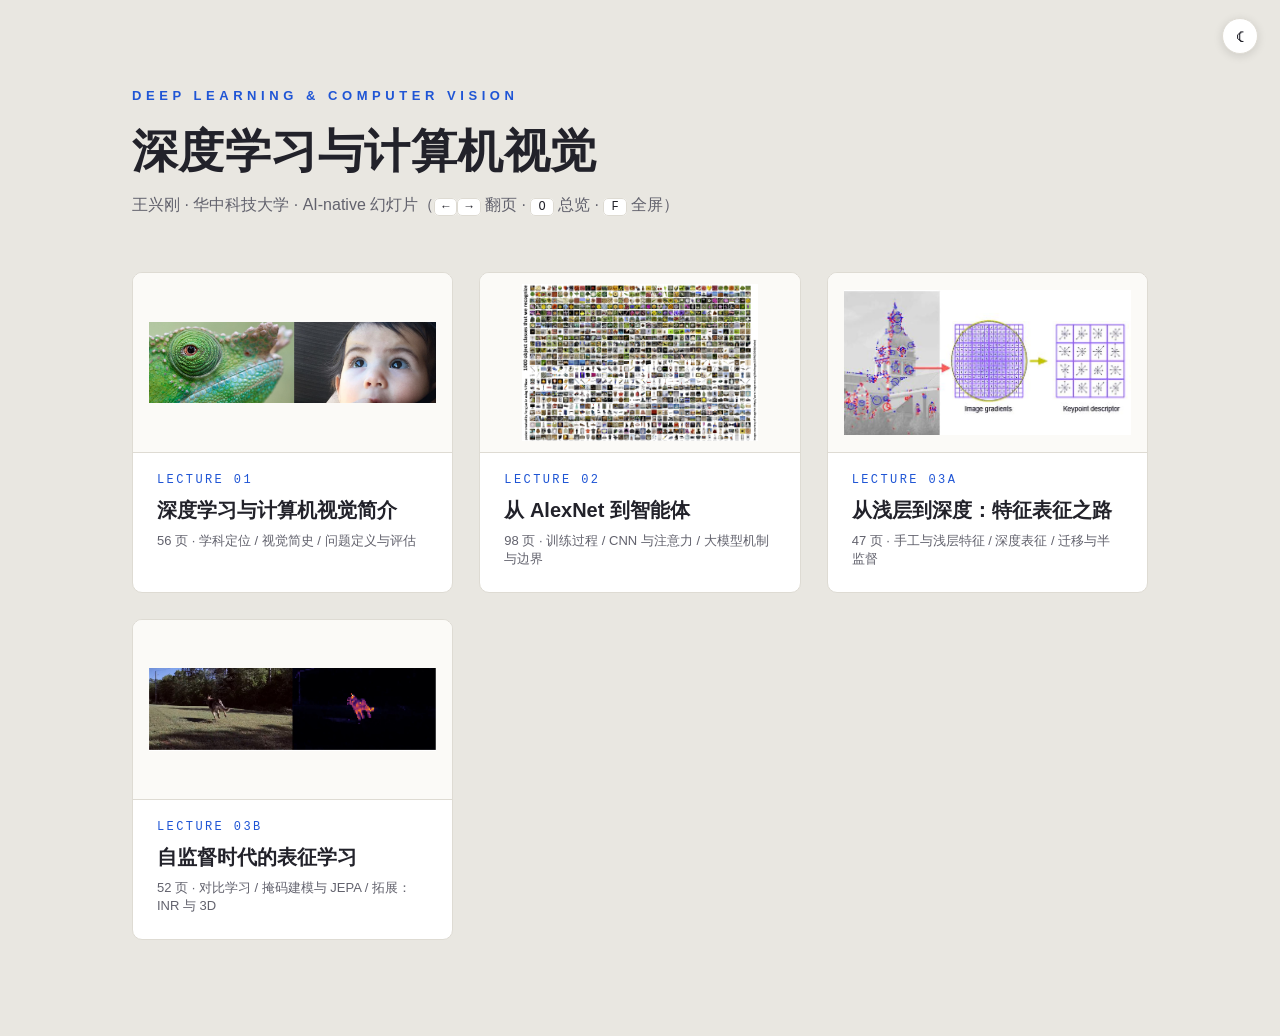
<file: index.html>
<!DOCTYPE html>
<html lang="zh-CN">
<head>
<meta charset="utf-8">
<meta name="viewport" content="width=device-width, initial-scale=1">
<meta name="theme-color" content="#e9e7e1">
<link rel="icon" href="favicon.svg" type="image/svg+xml">
<title>深度学习与计算机视觉 · 课程幻灯片</title>
<link rel="stylesheet" href="css/slides.css?v=20260829">
<script src="js/theme.js?v=20260829"></script>
<style>
  body { overflow: auto; background: var(--paper-deep); }
  .home { max-width: 1080px; margin: 0 auto; padding: 88px 32px 96px; }
  .home-kicker { color: var(--accent); letter-spacing: .35em; font-size: 13px; font-weight: 600; margin-bottom: 18px; }
  .home h1 { font-size: 46px; font-weight: 800; color: var(--ink); margin: 0 0 12px; letter-spacing: .01em; }
  .home .sub { color: var(--muted); font-size: 16px; margin-bottom: 56px; }
  .home .sub kbd { font-family: var(--font-mono); font-size: 12px; background: var(--card);
    border: 1px solid var(--line); border-radius: 5px; padding: 1px 7px; color: var(--ink); }
  .cards { display: grid; grid-template-columns: repeat(auto-fit, minmax(290px, 1fr)); gap: 26px; }
  .card { display: block; text-decoration: none; color: var(--ink);
    background: var(--card); border: 1px solid var(--line); border-radius: var(--radius);
    overflow: hidden; transition: transform .18s ease, box-shadow .18s ease, border-color .18s ease; }
  .card:hover { transform: translateY(-4px); border-color: var(--accent);
    box-shadow: 0 10px 28px rgba(34, 34, 42, .10); }
  .card .thumb { height: 180px; display: flex; align-items: center; justify-content: center;
    background: var(--paper); border-bottom: 1px solid var(--line); }
  .card .thumb img { max-width: 90%; max-height: 158px; object-fit: contain; }
  .card .meta { padding: 20px 24px 24px; }
  .card .no { font-family: var(--font-mono); font-size: 12px; color: var(--accent); letter-spacing: .2em; }
  .card .name { font-size: 20px; font-weight: 700; margin: 10px 0 8px; }
  .card .cnt { font-size: 13px; color: var(--muted); }
</style>
</head>
<body>
<div class="home">
  <div class="home-kicker">DEEP LEARNING &amp; COMPUTER VISION</div>
  <h1>深度学习与计算机视觉</h1>
  <div class="sub">王兴刚 · 华中科技大学 · AI-native 幻灯片（<kbd>←</kbd><kbd>→</kbd> 翻页 · <kbd>O</kbd> 总览 · <kbd>F</kbd> 全屏）</div>
  <div class="cards">
    <a class="card" href="lecture1.html">
      <div class="thumb"><img src="assets/lecture1/s011_img24.png" alt=""></div>
      <div class="meta">
        <div class="no">LECTURE 01</div>
        <div class="name">深度学习与计算机视觉简介</div>
        <div class="cnt">56 页 · 学科定位 / 视觉简史 / 问题定义与评估</div>
      </div>
    </a>
    <a class="card" href="lecture2.html">
      <div class="thumb"><img src="assets/lecture2/s023_img27.png" alt=""></div>
      <div class="meta">
        <div class="no">LECTURE 02</div>
        <div class="name">从 AlexNet 到智能体</div>
        <div class="cnt">98 页 · 训练过程 / CNN 与注意力 / 大模型机制与边界</div>
      </div>
    </a>
    <a class="card" href="lecture3a.html">
      <div class="thumb"><img src="assets/lecture3/s002_img1.png" alt=""></div>
      <div class="meta">
        <div class="no">LECTURE 03A</div>
        <div class="name">从浅层到深度：特征表征之路</div>
        <div class="cnt">47 页 · 手工与浅层特征 / 深度表征 / 迁移与半监督</div>
      </div>
    </a>
    <a class="card" href="lecture3b.html">
      <div class="thumb"><img src="assets/lecture3/dino_attention_frame.png" alt=""></div>
      <div class="meta">
        <div class="no">LECTURE 03B</div>
        <div class="name">自监督时代的表征学习</div>
        <div class="cnt">52 页 · 对比学习 / 掩码建模与 JEPA / 拓展：INR 与 3D</div>
      </div>
    </a>
  </div>
</div>
</body>
</html>
</file>
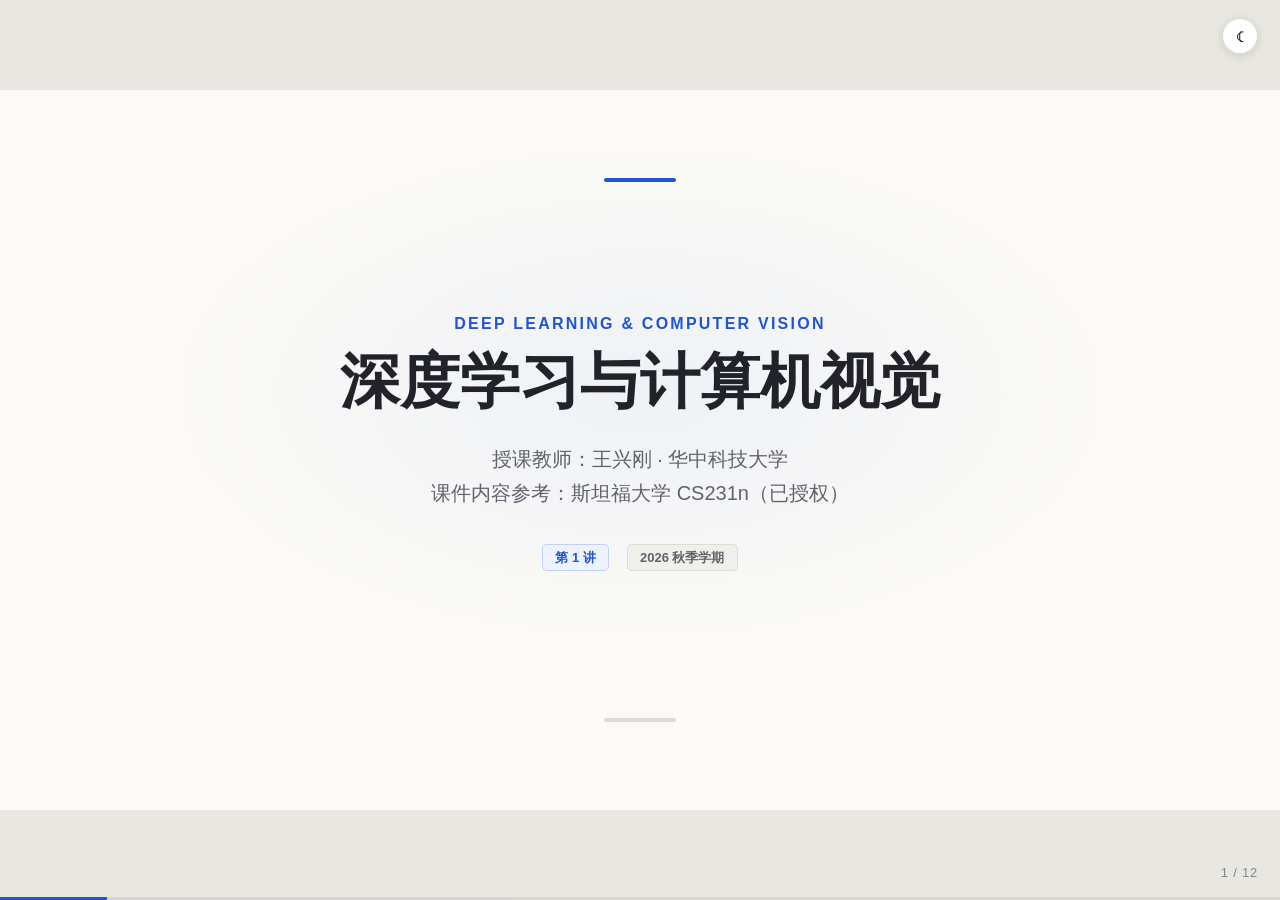
<file: demo.html>
<!DOCTYPE html>
<html lang="zh-CN">
<head>
<meta charset="utf-8">
<meta name="viewport" content="width=device-width, initial-scale=1">
<meta name="theme-color" content="#e9e7e1">
<link rel="icon" href="favicon.svg" type="image/svg+xml">
<title>课件设计系统 Demo — 深度学习与计算机视觉</title>
<link rel="stylesheet" href="css/slides.css?v=20260829">
<script src="js/theme.js?v=20260829"></script>
</head>
<body>
<div id="viewport">
  <div id="stage">

<!-- ========== 1. cover 封面 ========== -->
<section class="slide" data-layout="cover">
  <div class="kicker">Deep Learning &amp; Computer Vision</div>
  <h1 class="cover-title">深度学习与计算机视觉</h1>
  <div class="cover-sub">授课教师：王兴刚 · 华中科技大学<br>课件内容参考：斯坦福大学 CS231n（已授权）</div>
  <div class="cover-lecture">
    <span class="tag">第 1 讲</span>
    <span class="tag neutral">2026 秋季学期</span>
  </div>
</section>

<!-- ========== 2. section 章节页 ========== -->
<section class="slide" data-layout="section">
  <div class="section-num">01</div>
  <div class="section-title">课程导论</div>
  <div class="section-sub">人工智能 · 机器学习 · 深度学习 · 计算机视觉</div>
</section>

<!-- ========== 3. bullets 单栏列表 ========== -->
<section class="slide" data-layout="bullets">
  <div class="slide-meta"><span>第 1 讲 · 课程导论</span><span class="meta-page">03</span></div>
  <div class="kicker">Overview</div>
  <h2 class="slide-title">什么是<span class="em">计算机视觉</span>？</h2>
  <div class="slide-body">
    <p class="lead">让机器像人一样“看懂”图像与视频，是人工智能最核心的能力之一。</p>
    <ul class="bullets">
      <li>视觉是生物最重要的感知通道
        <ul>
          <li>人类大脑皮层约 50% 参与视觉处理</li>
          <li>每秒约 10<sup>7</sup> 比特的视觉信息进入人眼</li>
        </ul>
      </li>
      <li>计算机视觉的目标：<strong>从像素到语义</strong></li>
      <li>典型任务：分类、检测、分割、重建</li>
      <li>深度学习是当前的主导范式 <span class="tag">CNN</span> <span class="tag warm">Transformer</span></li>
    </ul>
  </div>
</section>

<!-- ========== 3b. bullets + .dense 内容较多时 ========== -->
<section class="slide dense" data-layout="bullets">
  <div class="slide-meta"><span>第 1 讲 · 课程导论</span><span class="meta-page">04</span></div>
  <h2 class="slide-title">本讲要点（dense 版式示例）</h2>
  <div class="slide-body">
    <ul class="bullets">
      <li>人工智能的历史脉络
        <ul>
          <li>1956 达特茅斯会议：AI 概念诞生</li>
          <li>两次寒冬与三次浪潮</li>
        </ul>
      </li>
      <li>机器学习 vs. 传统规则方法
        <ul>
          <li>从“手工规则”到“数据驱动”</li>
          <li>特征工程与表示学习</li>
        </ul>
      </li>
      <li>深度学习爆发的三要素：数据、算力、算法</li>
      <li>计算机视觉的核心问题
        <ul>
          <li>语义鸿沟：像素与语义的差距</li>
          <li>视角、光照、遮挡、形变带来的类内差异</li>
        </ul>
      </li>
      <li>课程安排与考核方式说明</li>
    </ul>
  </div>
</section>

<!-- ========== 4. two-col 双栏 ========== -->
<section class="slide" data-layout="two-col">
  <div class="slide-meta"><span>第 1 讲 · 课程导论</span><span class="meta-page">05</span></div>
  <h2 class="slide-title">传统方法 vs. 深度学习</h2>
  <div class="cols">
    <div class="col">
      <div class="col-title">传统视觉方法</div>
      <ul class="bullets">
        <li>手工设计特征（SIFT、HOG）</li>
        <li>浅层分类器（SVM、Boosting）</li>
        <li>流程清晰、可解释性强</li>
        <li>性能受限于特征表达能力</li>
      </ul>
    </div>
    <div class="col">
      <div class="col-title">深度学习方法</div>
      <ul class="bullets">
        <li>特征自动从数据中学习</li>
        <li>端到端联合优化</li>
        <li>性能随数据规模持续增长</li>
        <li>依赖大量标注数据与算力</li>
      </ul>
    </div>
  </div>
</section>

<!-- ========== 5. split 左文右图 ========== -->
<section class="slide" data-layout="split">
  <div class="slide-meta"><span>第 1 讲 · 课程导论</span><span class="meta-page">06</span></div>
  <h2 class="slide-title">图像分类：给定图片，预测类别</h2>
  <div class="split-body">
    <div class="split-text">
      <ul class="bullets">
        <li>输入：一张 RGB 图像</li>
        <li>输出：<strong>预定义类别</strong>的概率分布</li>
        <li>核心挑战：视角 / 光照 / 形变 / 遮挡</li>
        <li>代表数据集：ImageNet（1000 类、128 万张图）</li>
      </ul>
    </div>
    <div class="split-media">
      <img loading="lazy" decoding="async" src="data:image/svg+xml;utf8,<svg xmlns='http://www.w3.org/2000/svg' width='640' height='420'><rect width='640' height='420' fill='white'/><circle cx='320' cy='190' r='110' fill='none' stroke='%232456d6' stroke-width='4'/><text x='320' y='200' font-size='30' text-anchor='middle' fill='%2322222a' font-family='sans-serif'>cat: 0.92</text><text x='320' y='360' font-size='18' text-anchor='middle' fill='%23666' font-family='sans-serif'>示意图：分类结果</text></svg>" alt="分类示意">
      <div class="caption">图 1 · 图像分类任务示意</div>
    </div>
  </div>
</section>

<!-- ========== 5b. split + .flip 右文左图 ========== -->
<section class="slide flip" data-layout="split">
  <div class="slide-meta"><span>第 1 讲 · 课程导论</span><span class="meta-page">07</span></div>
  <h2 class="slide-title">目标检测：定位并识别多个目标</h2>
  <div class="split-body">
    <div class="split-text">
      <ul class="bullets">
        <li>在分类基础上进一步给出<strong>边界框</strong></li>
        <li>需要同时解决定位与分类两个子问题</li>
        <li>两阶段：Faster R-CNN；单阶段：YOLO</li>
      </ul>
    </div>
    <div class="split-media">
      <img loading="lazy" decoding="async" src="data:image/svg+xml;utf8,<svg xmlns='http://www.w3.org/2000/svg' width='640' height='420'><rect width='640' height='420' fill='white'/><rect x='80' y='80' width='200' height='160' fill='none' stroke='%232456d6' stroke-width='4'/><rect x='360' y='160' width='180' height='180' fill='none' stroke='%23c2521e' stroke-width='4'/><text x='180' y='70' font-size='20' text-anchor='middle' fill='%232456d6' font-family='sans-serif'>person</text><text x='450' y='150' font-size='20' text-anchor='middle' fill='%23c2521e' font-family='sans-serif'>bicycle</text></svg>" alt="检测示意">
      <div class="caption">图 2 · 目标检测输出示例（flip 版式）</div>
    </div>
  </div>
</section>

<!-- ========== 6. image-full 整页大图 ========== -->
<section class="slide" data-layout="image-full">
  <div class="slide-meta"><span>第 1 讲 · 课程导论</span><span class="meta-page">08</span></div>
  <h2 class="slide-title">语义分割：逐像素的场景理解</h2>
  <div class="full-media">
    <img loading="lazy" decoding="async" src="data:image/svg+xml;utf8,<svg xmlns='http://www.w3.org/2000/svg' width='1000' height='460'><rect width='1000' height='460' fill='white'/><rect x='60' y='60' width='880' height='300' fill='%23e8eefb'/><rect x='60' y='240' width='880' height='120' fill='%23fbece4'/><circle cx='300' cy='160' r='60' fill='%232456d6' opacity='0.5'/><circle cx='700' cy='150' r='50' fill='%23c2521e' opacity='0.5'/><text x='500' y='420' font-size='20' text-anchor='middle' fill='%23666' font-family='sans-serif'>天空 / 道路 / 车辆 / 行人 —— 每个像素一个类别</text></svg>" alt="语义分割示意">
  </div>
  <div class="caption">图 3 · 语义分割将图像分解为具有语义标签的区域</div>
</section>

<!-- ========== 7. gallery 多图 grid ========== -->
<section class="slide" data-layout="gallery">
  <div class="slide-meta"><span>第 1 讲 · 课程导论</span><span class="meta-page">09</span></div>
  <h2 class="slide-title">视觉任务一览</h2>
  <div class="gallery-grid" data-cols="2">
    <figure>
      <img loading="lazy" decoding="async" src="data:image/svg+xml;utf8,<svg xmlns='http://www.w3.org/2000/svg' width='520' height='260'><rect width='520' height='260' fill='white'/><circle cx='260' cy='130' r='70' fill='none' stroke='%232456d6' stroke-width='4'/></svg>" alt="分类">
      <figcaption>(a) 图像分类</figcaption>
    </figure>
    <figure>
      <img loading="lazy" decoding="async" src="data:image/svg+xml;utf8,<svg xmlns='http://www.w3.org/2000/svg' width='520' height='260'><rect width='520' height='260' fill='white'/><rect x='140' y='60' width='240' height='140' fill='none' stroke='%232456d6' stroke-width='4'/></svg>" alt="检测">
      <figcaption>(b) 目标检测</figcaption>
    </figure>
    <figure>
      <img loading="lazy" decoding="async" src="data:image/svg+xml;utf8,<svg xmlns='http://www.w3.org/2000/svg' width='520' height='260'><rect width='520' height='260' fill='white'/><rect x='0' y='150' width='520' height='110' fill='%23e8eefb'/><rect x='0' y='0' width='520' height='150' fill='%23fbece4'/></svg>" alt="分割">
      <figcaption>(c) 语义分割</figcaption>
    </figure>
    <figure>
      <img loading="lazy" decoding="async" src="data:image/svg+xml;utf8,<svg xmlns='http://www.w3.org/2000/svg' width='520' height='260'><rect width='520' height='260' fill='white'/><path d='M80 200 L200 80 L320 160 L440 60' fill='none' stroke='%232456d6' stroke-width='4'/></svg>" alt="姿态估计">
      <figcaption>(d) 姿态估计</figcaption>
    </figure>
  </div>
</section>

<!-- ========== 8. statement 金句页 ========== -->
<section class="slide" data-layout="statement">
  <div class="statement-text">计算机视觉的核心问题，<br>是如何跨越<span class="em">像素</span>与<span class="em">语义</span>之间的鸿沟。</div>
  <div class="statement-sub">—— 本讲主线</div>
</section>

<!-- ========== 9. table 表格 ========== -->
<section class="slide" data-layout="table">
  <div class="slide-meta"><span>第 1 讲 · 课程导论</span><span class="meta-page">11</span></div>
  <h2 class="slide-title">ImageNet 挑战赛历年冠军</h2>
  <div class="table-wrap">
    <table>
      <thead>
        <tr><th>年份</th><th>模型</th><th>方法类别</th><th class="num">Top-5 错误率</th></tr>
      </thead>
      <tbody>
        <tr><td class="num">2010</td><td>NEC-UIUC</td><td>手工特征 + SVM</td><td class="num">28.2%</td></tr>
        <tr><td class="num">2012</td><td><strong>AlexNet</strong></td><td>深度卷积网络</td><td class="num">15.3%</td></tr>
        <tr><td class="num">2014</td><td>GoogLeNet</td><td>Inception 模块</td><td class="num">6.7%</td></tr>
        <tr><td class="num">2015</td><td>ResNet</td><td>残差连接（152 层）</td><td class="num">3.6%</td></tr>
        <tr><td class="num">2017</td><td>SENet</td><td>通道注意力</td><td class="num">2.3%</td></tr>
      </tbody>
    </table>
  </div>
</section>

<!-- ========== 10. code 代码 / 公式 ========== -->
<section class="slide" data-layout="code">
  <div class="slide-meta"><span>第 1 讲 · 课程导论</span><span class="meta-page">12</span></div>
  <h2 class="slide-title">卷积运算与 PyTorch 示例</h2>
  <div class="code-body">
    <div class="formula-block">y[i,j] = &Sigma;<sub>m</sub> &Sigma;<sub>n</sub> x[i+m, j+n] &middot; w[m,n] + b</div>
    <div class="code-block"><span class="kw">import</span> torch.nn <span class="kw">as</span> nn

<span class="cm"># 一个 3x3 卷积层：输入 3 通道，输出 64 通道</span>
conv = nn.Conv2d(<span class="st">in_channels</span>=3, <span class="st">out_channels</span>=64,
                 kernel_size=3, padding=1)
relu = nn.ReLU()</div></div>
</section>

  </div><!-- /#stage -->
</div><!-- /#viewport -->

<div id="pager"></div>
<div id="progress-track"><div id="progress"></div></div>
<script src="js/slides.js?v=20260829"></script>
</body>
</html>
</file>
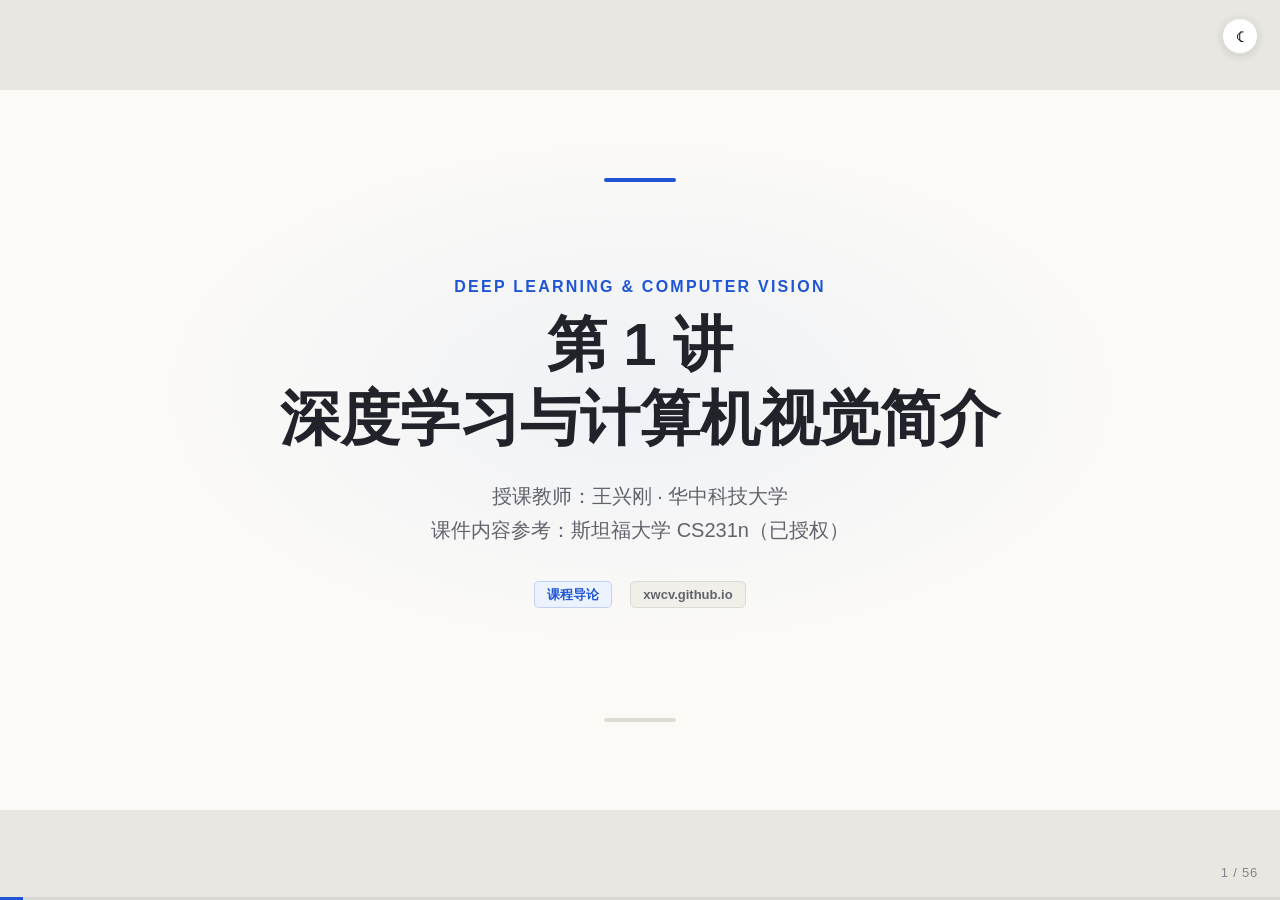
<file: lecture1.html>
<!DOCTYPE html>
<html lang="zh-CN">
<head>
<meta charset="utf-8">
<meta name="viewport" content="width=device-width, initial-scale=1">
<meta name="theme-color" content="#e9e7e1">
<link rel="icon" href="favicon.svg" type="image/svg+xml">
<title>第 1 讲 深度学习与计算机视觉简介 — 深度学习与计算机视觉</title>
<link rel="stylesheet" href="css/slides.css?v=20260829">
<script src="js/theme.js?v=20260829"></script>
</head>
<body>
<div id="viewport">
  <div id="stage">

<!-- ========== 01 封面 ========== -->
<section class="slide" data-layout="cover">
  <div class="kicker">Deep Learning &amp; Computer Vision</div>
  <h1 class="cover-title">第 1 讲<br>深度学习与计算机视觉简介</h1>
  <div class="cover-sub">授课教师：王兴刚 · 华中科技大学<br>课件内容参考：斯坦福大学 CS231n（已授权）</div>
  <div class="cover-lecture">
    <span class="tag">课程导论</span>
    <span class="tag neutral">xwcv.github.io</span>
  </div>
</section>

<!-- ========== 本讲学习结果 ========== -->
<section class="slide flip" data-layout="bullets">
  <div class="slide-meta"><span>第 1 讲 · 导览</span><span class="meta-page">02</span></div>
  <div class="kicker">Learning Outcomes</div>
  <h2 class="slide-title">学完这讲，你应该能完成这些事</h2>
  <div class="slide-body">
    <p class="lead">本讲的主线只有一句话：<strong>问题是什么、方法为什么一次次转向、实验怎样才算可信</strong>——模型结构与训练细节统一放到第 2 讲展开。</p>
    <ul class="bullets">
      <li>用自己的话说明计算机视觉、机器学习和深度学习的关系</li>
      <li>看到一个应用需求时，先写清<strong>输入、输出、数据单位和评价指标</strong></li>
      <li>解释视觉方法为什么从人工规则逐步转向数据驱动学习，并说出每次转折的<strong>失败案例与驱动力</strong></li>
      <li>区分训练集、验证集和测试集，识别常见的数据泄漏</li>
      <li>说明测试集成绩与真实部署效果之间为什么可能存在差距</li>
    </ul>
    <div class="keypoint warm"><div>本讲不要求记住所有年份。更重要的是能说明：<strong>当时遇到了什么问题，新的方法解决了哪一部分，又留下了什么限制</strong>。</div></div>
  </div>
</section>

<!-- ========== 02 section 01 学科定位 ========== -->
<section class="slide" data-layout="section">
  <div class="section-num">01</div>
  <div class="section-title">学科定位</div>
  <div class="section-sub">计算机视觉、机器学习和深度学习是什么关系？</div>
</section>

<!-- ========== 03 Venn 关系图（自绘 SVG） ========== -->
<section class="slide" data-layout="image-full">
  <div class="slide-meta"><span>第 1 讲 · 学科定位</span><span class="meta-page">04</span></div>
  <h2 class="slide-title">本课程在学科版图中的<span class="em">位置</span></h2>
  <div class="full-media">
    <svg viewBox="0 0 1000 440" width="980" height="432" style="max-width:100%;height:auto" role="img" aria-label="AI、机器学习、深度学习与计算机视觉的关系图">
      <!-- 人工智能：大容器 -->
      <rect x="30" y="45" width="940" height="380" rx="24" fill="none" stroke="#22222a" stroke-width="2.5"/>
      <text x="500" y="86" font-size="24" text-anchor="middle" fill="#22222a" font-weight="700">人工智能（AI）</text>
      <!-- 机器学习 ⊂ AI -->
      <ellipse cx="640" cy="250" rx="240" ry="115" fill="#e8eefb" fill-opacity="0.45" stroke="#2456d6" stroke-width="2.5"/>
      <text x="640" y="163" font-size="21" text-anchor="middle" fill="#2456d6" font-weight="600">机器学习</text>
      <!-- 深度学习 ⊂ 机器学习 -->
      <ellipse cx="660" cy="275" rx="160" ry="75" fill="#2456d6" fill-opacity="0.08" stroke="#2456d6" stroke-width="2.5"/>
      <text x="700" y="337" font-size="21" text-anchor="middle" fill="#2456d6" font-weight="600">深度学习</text>
      <!-- 计算机视觉：与深度学习相交 -->
      <ellipse cx="410" cy="250" rx="220" ry="105" fill="#c2521e" fill-opacity="0.06" stroke="#c2521e" stroke-width="2.5"/>
      <text x="268" y="255" font-size="21" text-anchor="middle" fill="#c2521e" font-weight="600">计算机视觉</text>
      <!-- 本课程 = 深度学习 ∩ 计算机视觉（透镜交集区） -->
      <ellipse cx="565" cy="270" rx="55" ry="38" fill="#2456d6" fill-opacity="0.16" stroke="#2456d6" stroke-width="2" stroke-dasharray="5 4"/>
      <text x="565" y="266" font-size="17" text-anchor="middle" fill="#2456d6" font-weight="700">本课程</text>
      <text x="565" y="286" font-size="12" text-anchor="middle" fill="#2456d6">DL × CV</text>
      <!-- AI 家族的其他方向：与机器学习/深度学习相交，但并不被机器学习包含（仍有规则、符号、控制等非 ML 方法） -->
      <ellipse cx="795" cy="205" rx="95" ry="30" fill="none" stroke="#9a9aa4" stroke-width="1.6" stroke-dasharray="6 4"/>
      <text x="795" y="211" font-size="15" text-anchor="middle" fill="#6b6b76">自然语言处理</text>
      <ellipse cx="860" cy="265" rx="88" ry="28" fill="none" stroke="#9a9aa4" stroke-width="1.6" stroke-dasharray="6 4"/>
      <text x="860" y="271" font-size="15" text-anchor="middle" fill="#6b6b76">语音识别</text>
      <ellipse cx="830" cy="320" rx="85" ry="26" fill="none" stroke="#9a9aa4" stroke-width="1.6" stroke-dasharray="6 4"/>
      <text x="830" y="326" font-size="15" text-anchor="middle" fill="#6b6b76">机器人学</text>
    </svg>
  </div>
  <div class="caption">深度学习 ⊂ 机器学习 ⊂ 人工智能；自然语言处理、语音识别、机器人学同样是 AI 的子领域——它们并不完全属于机器学习（仍有规则、符号、控制等传统方法），但今天的主流方法都与深度学习深度相交。本课程聚焦其中深度学习 × 计算机视觉的交集。</div>
</section>

<!-- ========== 04 两个定义 ========== -->
<section class="slide" data-layout="two-col">
  <div class="slide-meta"><span>第 1 讲 · 学科定位</span><span class="meta-page">05</span></div>
  <h2 class="slide-title">两个关键词，两个定义</h2>
  <div class="cols">
    <div class="col">
      <div class="col-title">什么是计算机视觉？</div>
      <ul class="bullets">
        <li>让机器从图像与视频中<strong>理解世界</strong></li>
        <li>核心难题：跨越<span class="hl2">像素</span>与<span class="hl2">语义</span>的鸿沟——像素只是一堆数字，而我们要的是“这是一只猫”</li>
        <li>典型任务：分类、检测、分割、重建、生成</li>
      </ul>
    </div>
    <div class="col">
      <div class="col-title">什么是深度学习？</div>
      <ul class="bullets">
        <li>用<strong>多层神经网络</strong>从数据中学习表示</li>
        <li>告别手工特征：<strong>端到端</strong>联合优化——从原始像素直接到答案，中间特征也由网络自己学</li>
        <li>性能随数据与算力规模持续增长</li>
      </ul>
    </div>
  </div>
  <div class="keypoint"><div>记住：这门课的两块基石——视觉要跨越<strong>像素 → 语义</strong>的鸿沟，深度学习的武器是<strong>从数据中端到端地学习特征</strong>。</div></div>
</section>

<!-- ========== 06 小结 01 ========== -->
<section class="slide" data-layout="bullets">
  <div class="slide-meta"><span>第 1 讲 · 学科定位</span><span class="meta-page">06</span></div>
  <div class="kicker">Summary</div>
  <h2 class="slide-title">本章小结：<span class="em">学科定位</span></h2>
  <div class="card-grid" data-cols="3">
    <div class="mini-card">
      <div class="mc-no">01</div>
      <div class="mc-title">学科版图</div>
      <p>人工智能 ⊃ 机器学习 ⊃ 深度学习；本课程位于<strong>深度学习 × 计算机视觉</strong>的交集。</p>
    </div>
    <div class="mini-card">
      <div class="mc-no">02</div>
      <div class="mc-title">两个定义</div>
      <p>计算机视觉：跨越<strong>像素到语义</strong>的鸿沟；深度学习：多层网络、端到端地从数据中学习特征。</p>
    </div>
    <div class="mini-card">
      <div class="mc-no">03</div>
      <div class="mc-title">交叉学科</div>
      <p>数学提供语言，神经科学提供灵感，心理学提供问题，工程与算力提供实现的手段。</p>
    </div>
  </div>
</section>

<!-- ========== 07 section 02 为什么是视觉 ========== -->
<section class="slide" data-layout="section">
  <div class="section-num">02</div>
  <div class="section-title">为什么是视觉？</div>
  <div class="section-sub">为什么机器需要视觉？图像为什么又难以理解？</div>
</section>

<!-- ========== 08 寒武纪大爆发 ========== -->
<section class="slide" data-layout="split">
  <div class="slide-meta"><span>第 1 讲 · 为什么是视觉</span><span class="meta-page">08</span></div>
  <h2 class="slide-title">视觉是否推动了寒武纪大爆发？一种有影响力的假说</h2>
  <div class="split-body">
    <div class="split-text">
      <ul class="bullets">
        <li>约 5.4 亿年前的<strong>寒武纪大爆发</strong>：动物门类在地质尺度上“突然”激增</li>
        <li>一种假说（Andrew Parker）：<strong>眼睛的诞生</strong>触发了捕食与躲避的军备竞赛</li>
        <li>视觉从被动感光，变为主动的生存工具，自此成为生物<strong>最重要的感知通道</strong></li>
        <li>此后演化反复独立“发明”眼睛——章鱼、昆虫、人类的设计截然不同，却同样精妙</li>
      </ul>
    </div>
    <div class="split-media">
      <img loading="lazy" decoding="async" src="assets/lecture1/s010_img19.jpg" alt="寒武纪三叶虫化石" style="max-height:380px">
      <div class="caption">寒武纪化石：那时，眼睛刚刚登上演化舞台</div>
    </div>
  </div>
  <div class="keypoint"><div>记住：Parker 的“光开关”假说——<strong>视觉的出现</strong>让捕食与躲避成为可能，被认为可能点燃了物种多样性的大爆发。</div></div>
  <div class="src-note" style="right:170px">图源：Stanford CS231n Lecture 1（CC-BY 授权）</div>
</section>

<!-- ========== 10 让机器看懂世界 ========== -->
<section class="slide" data-layout="bullets">
  <div class="slide-meta"><span>第 1 讲 · 为什么是视觉</span><span class="meta-page">09</span></div>
  <div class="kicker">Why Computer Vision</div>
  <h2 class="slide-title">计算机视觉：让机器<span class="em">看懂</span>世界</h2>
  <div class="slide-body">
    <p class="lead">视觉是人类获取信息的主通道——大脑皮层约一半参与视觉处理，每秒约千万比特的视觉信息进入人眼。</p>
    <ul class="bullets">
      <li>目标：从像素出发，重建对世界的<strong>语义理解</strong></li>
      <li>摄像头无处不在：手机、安防、汽车、无人机、火星车</li>
      <li>典型应用：刷脸支付、医学影像、自动驾驶、工业质检</li>
      <li>互联网每天新增海量图像与视频，远超人工处理能力 <span class="tag">必须自动化</span></li>
    </ul>
  </div>
  <div class="keypoint"><div>记住：视觉是<strong>带宽最高的感知通道</strong>；数据规模决定了“看懂世界”必须自动化——这正是计算机视觉存在的理由。</div></div>
</section>

<!-- ========== 11 小结 02 ========== -->
<section class="slide" data-layout="bullets">
  <div class="slide-meta"><span>第 1 讲 · 为什么是视觉</span><span class="meta-page">10</span></div>
  <div class="kicker">Summary</div>
  <h2 class="slide-title">本章小结：<span class="em">为什么是视觉</span></h2>
  <div class="card-grid" data-cols="3">
    <div class="mini-card">
      <div class="mc-no">01</div>
      <div class="mc-title">视觉驱动演化</div>
      <p>“光开关”假说：眼睛的出现可能触发了<strong>寒武纪生命大爆发</strong>——视觉是生存竞争的硬需求。</p>
    </div>
    <div class="mini-card">
      <div class="mc-no">02</div>
      <div class="mc-title">收敛演化</div>
      <p>章鱼、昆虫、人类<strong>独立演化</strong>出截然不同的眼睛——好设计会被反复“发明”。</p>
    </div>
    <div class="mini-card">
      <div class="mc-no">03</div>
      <div class="mc-title">机器为什么需要视觉</div>
      <p>人类信息主通道 + 摄像头无处不在 + 图像数据远超人工处理能力 ⇒ 理解必须<strong>自动化</strong>。</p>
    </div>
  </div>
</section>

<!-- ========== 12 section 03 简史 ========== -->
<section class="slide" data-layout="section">
  <div class="section-num">03</div>
  <div class="section-title">计算机视觉简史</div>
  <div class="section-sub">视觉方法为什么从规则和几何走向数据学习？</div>
</section>

<!-- ========== 13 Hubel & Wiesel（自绘 SVG） ========== -->
<section class="slide" data-layout="split">
  <div class="slide-meta"><span>第 1 讲 · 计算机视觉简史</span><span class="meta-page">12</span></div>
  <h2 class="slide-title">1959 · Hubel &amp; Wiesel：视觉皮层如何工作</h2>
  <div class="split-body">
    <div class="split-text">
      <ul class="bullets">
        <li>在猫视皮层插入电极，记录神经元对光条刺激的响应</li>
        <li><strong>简单细胞</strong>：只对特定<strong>朝向、位置</strong>的边缘放电</li>
        <li><strong>复杂细胞</strong>：响应朝向与运动，具有一定平移不变性</li>
        <li>视觉是<strong>分层、由简单到复杂</strong>的处理过程</li>
        <li>1981 年诺贝尔生理学或医学奖</li>
      </ul>
    </div>
    <div class="split-media">
      <svg viewBox="0 0 560 400" width="520" height="372" style="max-width:100%;height:auto" role="img" aria-label="视皮层简单细胞的朝向选择性示意">
        <!-- 刺激 -->
        <text x="90" y="30" font-size="16" text-anchor="middle" fill="#6b6b76">刺激（光条朝向）</text>
        <g transform="translate(30,55)"><rect width="120" height="70" fill="#f4f2ec" stroke="#e3e1da"/><line x1="25" y1="55" x2="95" y2="15" stroke="#22222a" stroke-width="7"/></g>
        <g transform="translate(30,145)"><rect width="120" height="70" fill="#f4f2ec" stroke="#e3e1da"/><line x1="25" y1="15" x2="95" y2="55" stroke="#22222a" stroke-width="7"/></g>
        <g transform="translate(30,235)"><rect width="120" height="70" fill="#f4f2ec" stroke="#e3e1da"/><line x1="60" y1="12" x2="60" y2="58" stroke="#22222a" stroke-width="7"/></g>
        <!-- 箭头 -->
        <line x1="165" y1="90" x2="225" y2="170" stroke="#9a9aa4" stroke-width="2" marker-end="url(#arr)"/>
        <line x1="165" y1="180" x2="225" y2="180" stroke="#9a9aa4" stroke-width="2" marker-end="url(#arr)"/>
        <line x1="165" y1="270" x2="225" y2="195" stroke="#9a9aa4" stroke-width="2" marker-end="url(#arr)"/>
        <defs><marker id="arr" markerWidth="8" markerHeight="8" refX="6" refY="3" orient="auto"><path d="M0,0 L6,3 L0,6" fill="none" stroke="#9a9aa4" stroke-width="1.5"/></marker></defs>
        <!-- 响应曲线 -->
        <text x="370" y="30" font-size="16" text-anchor="middle" fill="#6b6b76">神经元发放率</text>
        <line x1="245" y1="320" x2="520" y2="320" stroke="#22222a" stroke-width="2"/>
        <line x1="245" y1="320" x2="245" y2="55" stroke="#22222a" stroke-width="2"/>
        <path d="M245 315 Q 300 310 340 220 T 435 90 Q 470 55 520 70" fill="none" stroke="#2456d6" stroke-width="3.5"/>
        <circle cx="440" cy="86" r="6" fill="#2456d6"/>
        <text x="445" y="70" font-size="14" text-anchor="middle" fill="#2456d6">最佳朝向</text>
        <text x="382" y="350" font-size="15" text-anchor="middle" fill="#6b6b76">光条朝向 →</text>
        <text x="120" y="350" font-size="15" fill="#6b6b76">换朝向 ≈ 几乎无响应</text>
      </svg>
      <div class="caption">简单细胞的“朝向选择性”：只对自己偏好的方向强烈放电</div>
    </div>
  </div>
  <div class="keypoint"><div>记住：视皮层<strong>“由简单到复杂”的层级组织</strong>，是日后 CNN 层级特征提取的思想源头。</div></div>
</section>

<!-- ========== 14 Larry Roberts（自绘 SVG） ========== -->
<section class="slide flip" data-layout="split">
  <div class="slide-meta"><span>第 1 讲 · 计算机视觉简史</span><span class="meta-page">13</span></div>
  <h2 class="slide-title">1963 · Larry Roberts：从“积木世界”开始</h2>
  <div class="split-body">
    <div class="split-text">
      <ul class="bullets">
        <li>公认的<strong>第一篇计算机视觉博士论文</strong>（MIT）</li>
        <li>《Machine Perception of Three-Dimensional Solids》</li>
        <li>从图像中提取<strong>边缘与角点</strong>，推断三维立体结构</li>
        <li>先简化世界（积木），再谈理解世界</li>
      </ul>
    </div>
    <div class="split-media">
      <svg viewBox="0 0 560 360" width="520" height="334" style="max-width:100%;height:auto" role="img" aria-label="积木世界：实体、边缘、角点">
        <text x="90" y="28" font-size="16" text-anchor="middle" fill="#6b6b76">(a) 原始图像</text>
        <g transform="translate(30,55)">
          <polygon points="60,25 130,25 150,110 80,110" fill="#c9c9cf" stroke="#8a8a92" stroke-width="1.5"/>
          <polygon points="20,60 60,25 80,110 40,110" fill="#9d9da6" stroke="#8a8a92" stroke-width="1.5"/>
        </g>
        <text x="290" y="28" font-size="16" text-anchor="middle" fill="#6b6b76">(b) 边缘图</text>
        <g transform="translate(230,55)" fill="none" stroke="#2456d6" stroke-width="2.5">
          <polyline points="60,25 130,25 150,110 80,110 60,25"/>
          <polyline points="20,60 60,25"/>
          <polyline points="20,60 40,110 80,110"/>
        </g>
        <text x="480" y="28" font-size="16" text-anchor="middle" fill="#6b6b76">(c) 特征点</text>
        <g transform="translate(420,55)" fill="none" stroke="#b9b9c0" stroke-width="1.5">
          <polyline points="60,25 130,25 150,110 80,110 60,25"/>
          <polyline points="20,60 60,25"/><polyline points="20,60 40,110 80,110"/>
        </g>
        <g fill="#c2521e">
          <circle cx="470" cy="80" r="6"/><circle cx="540" cy="80" r="6"/><circle cx="552" cy="165" r="6"/>
          <circle cx="490" cy="165" r="6"/><circle cx="430" cy="115" r="6"/><circle cx="450" cy="165" r="6"/>
        </g>
        <text x="280" y="340" font-size="15" text-anchor="middle" fill="#6b6b76">实体 → 边缘 → 角点：把图像压缩为结构</text>
      </svg>
      <div class="caption">Roberts 的积木世界：从像素到几何结构的第一步</div>
    </div>
  </div>
  <div class="src-note" style="right:170px">图改绘自 Roberts 博士论文（MIT, 1963）</div>
</section>

<!-- ========== 15 David Marr 分层表示（自绘 SVG） ========== -->
<section class="slide" data-layout="image-full">
  <div class="slide-meta"><span>第 1 讲 · 计算机视觉简史</span><span class="meta-page">14</span></div>
  <h2 class="slide-title">1970s · David Marr：视觉的<span class="em">分层表示</span></h2>
  <div class="full-media">
    <svg viewBox="0 0 1080 380" width="1020" height="360" style="max-width:100%;height:auto" role="img" aria-label="Marr 视觉表示的四个阶段">
      <defs><marker id="arr2" markerWidth="10" markerHeight="10" refX="8" refY="4" orient="auto"><path d="M0,0 L8,4 L0,8" fill="none" stroke="#2456d6" stroke-width="2"/></marker></defs>
      <g>
        <rect x="20" y="60" width="220" height="240" rx="10" fill="#ffffff" stroke="#e3e1da" stroke-width="2"/>
        <text x="130" y="100" font-size="20" text-anchor="middle" font-weight="700" fill="#22222a">输入图像</text>
        <rect x="70" y="130" width="120" height="90" fill="#f4f2ec" stroke="#c9c9cf"/>
        <circle cx="130" cy="175" r="26" fill="#9d9da6"/>
        <text x="130" y="255" font-size="15" text-anchor="middle" fill="#6b6b76">感知的灰度强度</text>
      </g>
      <line x1="248" y1="180" x2="288" y2="180" stroke="#2456d6" stroke-width="3" marker-end="url(#arr2)"/>
      <g>
        <rect x="296" y="60" width="220" height="240" rx="10" fill="#ffffff" stroke="#e3e1da" stroke-width="2"/>
        <text x="406" y="100" font-size="20" text-anchor="middle" font-weight="700" fill="#22222a">基元素描</text>
        <rect x="346" y="130" width="120" height="90" fill="#f4f2ec" stroke="#c9c9cf"/>
        <circle cx="406" cy="175" r="26" fill="none" stroke="#2456d6" stroke-width="3"/>
        <line x1="352" y1="140" x2="460" y2="140" stroke="#2456d6" stroke-width="2"/>
        <line x1="352" y1="212" x2="460" y2="212" stroke="#2456d6" stroke-width="2"/>
        <text x="406" y="255" font-size="15" text-anchor="middle" fill="#6b6b76">边缘、条纹、端点、边界</text>
      </g>
      <line x1="524" y1="180" x2="564" y2="180" stroke="#2456d6" stroke-width="3" marker-end="url(#arr2)"/>
      <g>
        <rect x="572" y="60" width="220" height="240" rx="10" fill="#ffffff" stroke="#e3e1da" stroke-width="2"/>
        <text x="682" y="100" font-size="20" text-anchor="middle" font-weight="700" fill="#22222a">2½-D 简图</text>
        <rect x="622" y="130" width="120" height="90" fill="#f4f2ec" stroke="#c9c9cf"/>
        <circle cx="682" cy="175" r="26" fill="#2456d6" opacity="0.25"/>
        <g stroke="#2456d6" stroke-width="1.8"><line x1="682" y1="175" x2="660" y2="155"/><line x1="682" y1="175" x2="706" y2="152"/><line x1="682" y1="175" x2="700" y2="196"/><line x1="682" y1="175" x2="655" y2="190"/></g>
        <text x="682" y="255" font-size="15" text-anchor="middle" fill="#6b6b76">深度与表面朝向</text>
      </g>
      <line x1="800" y1="180" x2="840" y2="180" stroke="#2456d6" stroke-width="3" marker-end="url(#arr2)"/>
      <g>
        <rect x="848" y="60" width="220" height="240" rx="10" fill="#ffffff" stroke="#e3e1da" stroke-width="2"/>
        <text x="958" y="100" font-size="20" text-anchor="middle" font-weight="700" fill="#22222a">3-D 模型</text>
        <circle cx="958" cy="175" r="38" fill="#9d9da6"/>
        <ellipse cx="946" cy="160" rx="14" ry="10" fill="#d5d5db"/>
        <text x="958" y="255" font-size="15" text-anchor="middle" fill="#6b6b76">以体积基元层级组织</text>
      </g>
      <text x="540" y="345" font-size="17" text-anchor="middle" fill="#6b6b76">David Marr《Vision》：计算视觉的奠基性框架——表示先于算法</text>
    </svg>
  </div>
  <div class="caption">“要理解视觉，先回答：我们在计算什么、用什么表示。”</div>
  <div class="keypoint"><div>记住：Marr 的三层追问——<strong>计算什么、为什么这样计算、如何实现</strong>；先想清楚“表示”，再谈算法。</div></div>
</section>

<!-- ========== 16 Viola-Jones 人脸检测 ========== -->
<section class="slide" data-layout="split">
  <div class="slide-meta"><span>第 1 讲 · 计算机视觉简史</span><span class="meta-page">15</span></div>
  <h2 class="slide-title">2001 · Viola-Jones：人脸检测走向实用</h2>
  <div class="split-body">
    <div class="split-text">
      <ul class="bullets">
        <li>积分图 + Haar 特征 + <strong>AdaBoost 级联</strong>分类器</li>
        <li>首个<strong>实时</strong>人脸检测系统，后被装进千万台相机</li>
        <li>机器学习在视觉领域的<strong>第一个大规模成功应用</strong></li>
        <li>但特征仍是手工设计的——上限清晰可见</li>
      </ul>
    </div>
    <div class="split-media">
      <img loading="lazy" decoding="async" src="assets/lecture1/s025_img183.jpg" alt="Viola-Jones 人脸检测示例" style="max-height:380px">
      <div class="caption">Viola &amp; Jones, 2001：实时框出每一张人脸</div>
    </div>
  </div>
  <div class="keypoint"><div>记住：<strong>积分图 + Haar 特征 + AdaBoost 级联</strong>三件套，让人脸检测第一次做到实时。</div></div>
  <div class="src-note" style="right:170px">图源：Viola &amp; Jones, CVPR 2001（CS231n 课件）</div>
</section>

<!-- ========== 17 手工特征时代与 AI 寒冬 ========== -->
<section class="slide dense handcrafted-era-slide" data-layout="two-col">
  <div class="slide-meta"><span>第 1 讲 · 计算机视觉简史</span><span class="meta-page">16</span></div>
  <div class="kicker">1970s–2000s · Hand-crafted Vision</div>
  <h2 class="slide-title">手工特征的黄金时代，与两次“AI 寒冬”</h2>
  <div class="cols">
    <div class="col">
      <div class="col-title">视觉研究仍在积累</div>
      <ul class="bullets">
        <li>1973 图结构：按部件及其空间关系识别物体</li>
        <li>1986 <strong>Canny</strong> 边缘检测；1997 归一化割</li>
        <li>1999 <strong>SIFT</strong>：局部特征匹配（David Lowe）</li>
        <li>数据集竞赛：Caltech-101、PASCAL VOC</li>
        <li>范式：手工特征 + SVM / Boosting 浅层分类器</li>
      </ul>
    </div>
    <div class="col">
      <div class="col-title">为什么仍然遇到上限</div>
      <ul class="bullets">
        <li>专家系统未能兑现承诺，经费与热情骤减</li>
        <li>但视觉、语音、NLP 等子领域仍在生长</li>
        <li>瓶颈逐渐清晰：<strong>特征靠人设计，泛化能力差</strong></li>
        <li>出路：让机器自己学习特征 <span class="tag">表示学习</span></li>
      </ul>
    </div>
  </div>
  <div class="handcraft-pipeline">
    <div class="pipeline-label">当时一个典型的视觉系统</div>
    <div class="pipeline-steps">
      <div><span>输入</span><strong>图像</strong><small>像素本身不能直接分类</small></div>
      <div><span>人工设计</span><strong>边缘、角点、纹理</strong><small>决定要保留什么信息</small></div>
      <div><span>编码</span><strong>SIFT / HOG 特征</strong><small>变成固定长度的向量</small></div>
      <div><span>学习</span><strong>SVM / Boosting</strong><small>在特征上学习分类边界</small></div>
    </div>
  </div>
  <div class="keypoint warm"><div>注意：手工特征时代的瓶颈不在分类器，而在<strong>特征本身</strong>——靠人设计的特征泛化有上限，这正是深度学习要解决的问题。</div></div>
</section>

<!-- ========== 18 小结 03 ========== -->
<section class="slide" data-layout="bullets">
  <div class="slide-meta"><span>第 1 讲 · 计算机视觉简史</span><span class="meta-page">17</span></div>
  <div class="kicker">Summary</div>
  <h2 class="slide-title">本章小结：<span class="em">计算机视觉简史</span></h2>
  <div class="card-grid" data-cols="2">
    <div class="mini-card">
      <div class="mc-no">01</div>
      <div class="mc-title">神经科学的起点（1959）</div>
      <p>Hubel &amp; Wiesel 发现视皮层简单 / 复杂细胞——视觉是<strong>分层、由简单到复杂</strong>的处理过程。</p>
    </div>
    <div class="mini-card">
      <div class="mc-no">02</div>
      <div class="mc-title">从积木世界到计算框架</div>
      <p>1963 Roberts 从边缘与角点推断三维结构；Marr 提出<strong>表示先于算法</strong>的视觉分层框架。</p>
    </div>
    <div class="mini-card">
      <div class="mc-no">03</div>
      <div class="mc-title">手工特征的黄金时代</div>
      <p>Canny 边缘、SIFT 局部特征、归一化割、Viola-Jones 实时人脸检测，搭配 SVM / Boosting 浅层分类器。</p>
    </div>
    <div class="mini-card">
      <div class="mc-no">04</div>
      <div class="mc-title">瓶颈与出路</div>
      <p>特征靠人设计、泛化有限；AI 寒冬的教训指向同一条出路——<strong>让机器自己学习特征</strong>（表示学习）。</p>
    </div>
  </div>
</section>

<!-- ========== 19 section 04 神经网络之路 ========== -->
<section class="slide" data-layout="section">
  <div class="section-num">04</div>
  <div class="section-title">神经网络之路</div>
  <div class="section-sub">神经网络怎样从错误中调整参数，并逐步学会识别？</div>
</section>

<!-- ========== 20 转折 01：感知机与 XOR 困境（合并页） ========== -->
<section class="slide" data-layout="two-col">
  <div class="slide-meta"><span>第 1 讲 · 神经网络之路</span><span class="meta-page">19</span></div>
  <div class="kicker">Turning Point 01 · 1958 → 1969</div>
  <h2 class="slide-title">感知机的高光，与 XOR 困境后的信心危机</h2>
  <div class="cols">
    <div class="col">
      <div class="col-title">1958 · 感知机：可以学习的机器</div>
      <ul class="bullets">
        <li>Rosenblatt 的感知机：线性加权求和 + 阈值激活，权重可<strong>从数据自动调整</strong>——早期最有影响力的可学习神经模型之一</li>
        <li>还造出了硬件 Mark I：用电机驱动电位器调权，一度被媒体热炒</li>
        <li>但它本质上仍是<strong>线性分类器</strong>——这注定了它的能力边界</li>
      </ul>
    </div>
    <div class="col">
      <div class="col-title">1969 · XOR 困境：连接主义受挫</div>
      <ul class="bullets">
        <li>Minsky &amp; Papert《Perceptrons》证明：单层感知机<strong>无法表示 XOR</strong>——不存在一条直线能分开两类</li>
        <li>这一局限削弱了学界对连接主义路线的信心；但第一次寒冬还来自早期承诺落空、算力与数据不足、机器翻译等项目失败、资助政策变化等多重原因</li>
        <li>走出困境的驱动力：<strong>多层网络 + 能训练它的算法</strong></li>
      </ul>
    </div>
  </div>
  <div class="keypoint warm"><div>注意：XOR 否定的是<strong>单层</strong>感知机，而不是神经网络本身——多层网络可以表示 XOR，但当时除了训练算法，还缺合适的初始化、激活函数与正则化，以及足够的数据和算力。感知机结构、学习规则与线性可分性的细节详见第 2 讲。</div></div>
</section>

<!-- ========== 23 转折 02：反向传播 + LeNet（合并页） ========== -->
<section class="slide" data-layout="split">
  <div class="slide-meta"><span>第 1 讲 · 神经网络之路</span><span class="meta-page">20</span></div>
  <div class="kicker">Turning Point 02 · 1986 → 1998</div>
  <h2 class="slide-title">反向传播补上了训练算法，LeNet 把卷积网络送进银行</h2>
  <div class="split-body">
    <div class="split-text">
      <ul class="bullets">
        <li><strong>1986 反向传播</strong>（Rumelhart、Hinton &amp; Williams）：用链式法则把输出误差逐层“分摊”回每个参数，多层网络从此训得动，XOR 不再是障碍</li>
        <li><strong>1998 LeNet</strong>（Yann LeCun）：把反向传播装进类 Neocognitron 的卷积结构，识别手写数字，部署于银行自动读取支票</li>
        <li>卷积—下采样—分类头的<strong>核心骨架已经出现</strong>，但现代 CNN 还依赖 ReLU、BatchNorm、残差连接，以及更成熟的初始化与优化方法</li>
      </ul>
    </div>
    <div class="split-media">
      <img loading="lazy" decoding="async" src="assets/lecture1/s031_img212.png" alt="LeNet 网络结构">
      <div class="caption">LeNet（LeCun et al., 1998）：卷积—下采样—全连接</div>
    </div>
  </div>
  <div class="keypoint"><div>记住：反向传播是<strong>链式法则</strong>的高效实现——这是神经网络之路的第二次转折。梯度推导与训练细节详见第 2 讲。</div></div>
  <div class="src-note" style="right:170px">图源：LeCun et al., Proceedings of the IEEE, 1998；反向传播：Rumelhart et al., Nature, 1986</div>
</section>

<!-- ========== 25 statement：算法就绪 ========== -->
<section class="slide" data-layout="statement">
  <div class="statement-text">2000 年代：算法已经就绪，<br>但<span class="em">数据</span>与<span class="em">算力</span>还没有。</div>
  <div class="statement-sub">深层网络难以训练、没有大数据集、GPU 尚未登场——神经网络仍是冷门方向</div>
</section>

<!-- ========== 26 ImageNet ========== -->
<section class="slide" data-layout="split">
  <div class="slide-meta"><span>第 1 讲 · 神经网络之路</span><span class="meta-page">22</span></div>
  <h2 class="slide-title">2009 · ImageNet：把“数据”补上</h2>
  <div class="split-body">
    <div class="split-text">
      <ul class="bullets">
        <li>李飞飞团队：互联网规模图像数据集（Deng et al., 2009）</li>
        <li>ILSVRC 竞赛：<strong>1000 类、约 143 万张图像</strong></li>
        <li>任务：给定图像，输出最可能的 5 个类别（Top-5）</li>
        <li>右图的正确答案：钢鼓（Steel drum）</li>
      </ul>
    </div>
    <div class="split-media">
      <img loading="lazy" decoding="async" src="assets/lecture1/s034_img217.jpg" alt="ILSVRC 示例图像" style="max-height:380px">
      <div class="caption">ILSVRC 样例：模型需从 1000 个类别中选中“钢鼓”</div>
    </div>
  </div>
  <div class="keypoint"><div>记住：<strong>Top-5 错误率</strong>——模型给出的前 5 个猜测都不含正确答案才算错，这是 ILSVRC 的标准评测指标。</div></div>
  <div class="src-note" style="right:170px">图源：Deng et al., CVPR 2009 / ILSVRC</div>
</section>

<!-- ========== 27 ILSVRC 错误率 ========== -->
<section class="slide" data-layout="image-full">
  <div class="slide-meta"><span>第 1 讲 · 神经网络之路</span><span class="meta-page">23</span></div>
  <h2 class="slide-title">2012 · <span class="em">AlexNet 时刻</span>：错误率断崖式下降</h2>
  <div class="full-media">
    <img loading="lazy" decoding="async" src="assets/lecture1/s035_img218.png" alt="ILSVRC 历年冠军 Top-5 错误率">
  </div>
  <div class="caption">ILSVRC 历年冠军 Top-5 错误率：2012 年 AlexNet 将 25.8% 一举压到 16.4%，2015 年 ResNet（3.6%）已低于人类水平（约 5.1%）<br>
  <span style="font-size:12.5px">口径说明：16.4% 为 AlexNet 单模型 top-5 错误率（CS231n 图表口径）；多模型集成在 ILSVRC 测试集为 15.3%，详见第 2 讲。ResNet 3.6% 为集成模型 ILSVRC 测试集成绩；“人类约 5.1%”指专人训练后完成同一标注任务的 top-5 错误率（Russakovsky et al., IJCV 2015），两者测试条件不同，仅作量级参考。</span></div>
  <div class="src-note" style="right:170px">数据来源：ILSVRC 历年冠军成绩（Russakovsky et al., IJCV 2015）</div>
</section>

<!-- ========== 29 AlexNet vs Neocognitron ========== -->
<section class="slide architecture-echo-slide" data-layout="two-col">
  <div class="slide-meta"><span>第 1 讲 · 神经网络之路</span><span class="meta-page">24</span></div>
  <div class="kicker">Neocognitron (1980) / AlexNet (2012)</div>
  <h2 class="slide-title">同一个结构思想，32 年后才成为突破</h2>
  <div class="cols">
    <div class="col">
      <div class="col-title"><span>1980</span> Neocognitron</div>
      <figure class="architecture-figure">
        <div class="architecture-image-frame"><img loading="lazy" decoding="async" src="assets/lecture1/s038_img220.png" alt="Neocognitron 结构"></div>
        <figcaption>局部感受野、权值共享与逐层抽象已经出现</figcaption>
      </figure>
      <p class="architecture-condition"><strong>当时的限制：</strong>训练方法难以扩展，数据与通用算力也不足。</p>
    </div>
    <div class="col">
      <div class="col-title"><span>2012</span> AlexNet</div>
      <figure class="architecture-figure">
        <div class="architecture-image-frame"><img loading="lazy" decoding="async" src="assets/lecture1/s037_img219.jpg" alt="AlexNet 结构"></div>
        <figcaption>卷积层级结构被端到端反向传播真正训练起来</figcaption>
      </figure>
      <p class="architecture-condition"><strong>条件成熟：</strong>ImageNet、GPU、ReLU、数据增强和正则化共同发挥作用；领先第二名约 10 个百分点，整个领域随之转向。<br><span style="font-size:12.5px;color:var(--faint)">错误率口径：单模型 top-5 16.4%；多模型集成 15.3%（ILSVRC 测试集）。结构与训练细节详见第 2 讲。</span></p>
    </div>
  </div>
  <div class="keypoint"><div>关键不只是“谁先提出”：一个结构思想要变成可靠的方法，还要等<strong>训练、数据和计算条件</strong>同时成熟。</div></div>
  <div class="src-note" style="right:170px">图源：Fukushima, Biological Cybernetics 1980 · Krizhevsky et al., NeurIPS 2012</div>
</section>

<!-- ========== 30 小结 04 ========== -->
<section class="slide" data-layout="bullets">
  <div class="slide-meta"><span>第 1 讲 · 神经网络之路</span><span class="meta-page">25</span></div>
  <div class="kicker">Summary</div>
  <h2 class="slide-title">本章小结：<span class="em">神经网络之路</span></h2>
  <div class="card-grid" data-cols="2">
    <div class="mini-card">
      <div class="mc-no">01</div>
      <div class="mc-title">感知机与 XOR（1958 / 1969）</div>
      <p>感知机是早期最有影响力的可学习神经模型之一；Minsky 证明<strong>单层模型无法表示 XOR</strong>——连接主义信心受挫，成为第一次寒冬的导火索之一。</p>
    </div>
    <div class="mini-card">
      <div class="mc-no">02</div>
      <div class="mc-title">反向传播（1986）</div>
      <p>用<strong>链式法则</strong>高效分摊误差、计算梯度，多层网络从此可以有效训练。</p>
    </div>
    <div class="mini-card">
      <div class="mc-no">03</div>
      <div class="mc-title">CNN 的诞生（1980 / 1998）</div>
      <p>Neocognitron 提出层级卷积结构；LeNet 用<strong>反向传播训练卷积网络</strong>并在银行商用。</p>
    </div>
    <div class="mini-card">
      <div class="mc-no">04</div>
      <div class="mc-title">AlexNet 时刻（2009 / 2012）</div>
      <p>ImageNet 补齐数据短板；AlexNet 借 <strong>GPU</strong> 把 ILSVRC 错误率从 25.8% 打到 16.4%（单模型口径；集成 15.3%，见第 2 讲），深度学习走向主流。</p>
    </div>
  </div>
</section>

<!-- ========== 31 section 05 深度学习时代 ========== -->
<section class="slide" data-layout="section">
  <div class="section-num">05</div>
  <div class="section-title">深度学习时代</div>
  <div class="section-sub">为什么 2012 年之后，视觉模型的效果提升得更快？</div>
</section>

<!-- ========== 33 理解世界：识别任务 ========== -->
<section class="slide" data-layout="gallery">
  <div class="slide-meta"><span>第 1 讲 · 深度学习时代</span><span class="meta-page">27</span></div>
  <h2 class="slide-title">理解世界：识别任务全面突破</h2>
  <div class="gallery-grid" data-cols="3">
    <figure>
      <img loading="lazy" decoding="async" src="assets/lecture1/s061_img446.jpg" alt="图像分类">
      <figcaption>图像分类：“猫”</figcaption>
    </figure>
    <figure>
      <img loading="lazy" decoding="async" src="assets/lecture1/s061_img447.png" alt="目标检测">
      <figcaption>目标检测：狗、狗、猫</figcaption>
    </figure>
    <figure>
      <img loading="lazy" decoding="async" src="assets/lecture1/s046_img394.png" alt="图像描述生成">
      <figcaption>图像描述：“一只白色泰迪熊坐在草地上”</figcaption>
    </figure>
  </div>
  <div class="src-note" style="right:170px">图源：CS231n；图像描述示例出自 Vinyals et al., CVPR 2015</div>
</section>

<!-- ========== 34 创造世界：生成模型 ========== -->
<section class="slide" data-layout="gallery">
  <div class="slide-meta"><span>第 1 讲 · 深度学习时代</span><span class="meta-page">28</span></div>
  <h2 class="slide-title">创造世界：从理解到<span class="em">生成</span></h2>
  <div class="gallery-grid" data-cols="3">
    <figure>
      <img loading="lazy" decoding="async" src="assets/lecture1/s049_img407.png" alt="GAN 生成的人脸">
      <figcaption>GAN：不存在的人（Karras et al., 2018）</figcaption>
    </figure>
    <figure>
      <img loading="lazy" decoding="async" src="assets/lecture1/s050_img408.jpg" alt="DALL·E 牛油果椅子">
      <figcaption>DALL·E：文字生成图像（2021）</figcaption>
    </figure>
    <figure>
      <img loading="lazy" decoding="async" src="assets/lecture1/s066_img458.jpg" alt="DALL·E 2 泰迪熊">
      <figcaption>DALL·E 2：“泰迪熊在水下做 AI 研究”（2022）</figcaption>
    </figure>
  </div>
  <div class="src-note" style="right:170px">图源：Karras et al., ICLR 2018；Ramesh et al., ICML 2021 &amp; arXiv 2022</div>
</section>

<!-- ========== 35 图像生成新范式（2023–2025） ========== -->
<section class="slide" data-layout="split">
  <div class="slide-meta"><span>第 1 讲 · 深度学习时代</span><span class="meta-page">29</span></div>
  <div class="kicker">Text-to-Image 2023–2025</div>
  <h2 class="slide-title">文生图的共同骨架：文本条件控制逐步去噪</h2>
  <div class="split-body">
    <div class="split-text">
      <ul class="bullets">
        <li>文本编码器把提示词变成条件特征</li>
        <li>生成网络从随机噪声出发，多步预测并移除噪声</li>
        <li>Stable Diffusion 在压缩后的潜空间计算，降低高分辨率生成成本</li>
        <li>DALL·E 3、SD3、FLUX 与原生多模态生成继续改进提示词理解和生成架构</li>
      </ul>
    </div>
    <div class="split-media">
      <img loading="lazy" decoding="async" src="assets/lecture1/stable_diffusion_process.png" alt="Stable Diffusion 由噪声逐步生成图像的过程">
      <div class="caption">扩散生成不是一次画完，而是多步去噪</div>
    </div>
  </div>
  <div class="keypoint"><div>看图时先抓住不变的部分：<strong>文本条件、噪声状态、反复更新</strong>。不同系统主要改变网络结构、训练目标和采样方式。</div></div>
  <div class="src-note" style="right:170px">出处：OpenAI / Stability AI / Black Forest Labs 官方发布；Esser et al., ICML 2024</div>
</section>

<!-- ========== 36 视频生成与世界模型时间线（自绘 SVG） ========== -->
<section class="slide" data-layout="image-full">
  <div class="slide-meta"><span>第 1 讲 · 深度学习时代</span><span class="meta-page">30</span></div>
  <h2 class="slide-title">从图像到视频：<span class="em">世界模型</span>登场（2024–2026）</h2>
  <div class="full-media">
    <svg viewBox="0 0 1080 380" width="1020" height="360" style="max-width:100%;height:auto" role="img" aria-label="视频生成与世界模型大事时间线（2024-2026）">
      <defs><marker id="arr4" markerWidth="10" markerHeight="10" refX="8" refY="4" orient="auto"><path d="M0,0 L8,4 L0,8" fill="none" stroke="#22222a" stroke-width="2"/></marker></defs>
      <line x1="40" y1="200" x2="1052" y2="200" stroke="#22222a" stroke-width="2.5" marker-end="url(#arr4)"/>
      <circle cx="90" cy="200" r="7" fill="#2456d6"/>
      <text x="90" y="128" font-size="17" text-anchor="middle" font-weight="700" fill="#22222a">2024.02</text>
      <text x="90" y="152" font-size="15" text-anchor="middle" fill="#2456d6" font-weight="600">Sora 演示</text>
      <text x="90" y="172" font-size="14" text-anchor="middle" fill="#6b6b76">OpenAI</text>
      <circle cx="235" cy="200" r="7" fill="#2456d6"/>
      <text x="235" y="252" font-size="17" text-anchor="middle" font-weight="700" fill="#22222a">2024.06</text>
      <text x="235" y="276" font-size="15" text-anchor="middle" fill="#2456d6" font-weight="600">可灵（快手）</text>
      <text x="235" y="296" font-size="14" text-anchor="middle" fill="#6b6b76">Gen-3（Runway）</text>
      <circle cx="380" cy="200" r="7" fill="#2456d6"/>
      <text x="380" y="128" font-size="17" text-anchor="middle" font-weight="700" fill="#22222a">2024.12</text>
      <text x="380" y="152" font-size="15" text-anchor="middle" fill="#2456d6" font-weight="600">Sora 开放使用</text>
      <text x="380" y="172" font-size="14" text-anchor="middle" fill="#6b6b76">Veo 2（Google）</text>
      <circle cx="525" cy="200" r="7" fill="#2456d6"/>
      <text x="525" y="252" font-size="17" text-anchor="middle" font-weight="700" fill="#22222a">2025.05</text>
      <text x="525" y="276" font-size="15" text-anchor="middle" fill="#2456d6" font-weight="600">Veo 3</text>
      <text x="525" y="296" font-size="14" text-anchor="middle" fill="#6b6b76">原生音画同步</text>
      <circle cx="670" cy="200" r="7" fill="#2456d6"/>
      <text x="670" y="128" font-size="17" text-anchor="middle" font-weight="700" fill="#22222a">2025.08</text>
      <text x="670" y="152" font-size="15" text-anchor="middle" fill="#2456d6" font-weight="600">Genie 3（DeepMind）</text>
      <text x="670" y="172" font-size="14" text-anchor="middle" fill="#6b6b76">实时可交互世界模型</text>
      <circle cx="815" cy="200" r="7" fill="#2456d6"/>
      <text x="815" y="252" font-size="17" text-anchor="middle" font-weight="700" fill="#22222a">2025.09</text>
      <text x="815" y="276" font-size="15" text-anchor="middle" fill="#2456d6" font-weight="600">Sora 2</text>
      <text x="815" y="296" font-size="14" text-anchor="middle" fill="#6b6b76">音画一体</text>
      <circle cx="960" cy="200" r="7" fill="#c2521e"/>
      <text x="960" y="128" font-size="17" text-anchor="middle" font-weight="700" fill="#22222a">2026.04</text>
      <text x="960" y="152" font-size="15" text-anchor="middle" fill="#c2521e" font-weight="600">Sora 产品关停</text>
      <text x="960" y="172" font-size="14" text-anchor="middle" fill="#6b6b76">竞赛白热化</text>
      <text x="545" y="352" font-size="16" text-anchor="middle" fill="#6b6b76">两年间：从“演示惊艳”到日常工具，模型学到部分统计规律与常见运动模式</text>
    </svg>
  </div>
  <div class="caption">视频生成大事记：Sora 点燃赛道，可灵、Veo 快速跟进，Genie 3 把“生成视频”变成“生成可交互世界”</div>
  <div class="keypoint warm"><div>注意：能预测“接下来会发生什么”的生成模型与世界模型<strong>有联系，但不能画等号</strong>——世界模型还需要可查询的物理状态、以动作为条件的预测，并能服务于决策与规划；模型是否形成了可泛化、可用于预测和控制的物理模型仍是开放问题，画面逼真不能证明理解物理（Genie 3 的“可交互”正是在补这一课）。</div></div>
  <div class="src-note" style="right:170px">出处：OpenAI、快手、Runway、Google DeepMind 官方发布（2024–2026）</div>
</section>

<!-- ========== 37 小结 05 ========== -->
<section class="slide" data-layout="bullets">
  <div class="slide-meta"><span>第 1 讲 · 深度学习时代</span><span class="meta-page">31</span></div>
  <div class="kicker">Summary</div>
  <h2 class="slide-title">本章小结：<span class="em">深度学习时代</span></h2>
  <div class="card-grid" data-cols="3">
    <div class="mini-card">
      <div class="mc-no">01</div>
      <div class="mc-title">爆发三要素</div>
      <p><strong>数据</strong>（ImageNet）、<strong>算力</strong>（GPU）、<strong>算法</strong>（BP + CNN + 工程细节）同时到位，缺一不可。</p>
    </div>
    <div class="mini-card">
      <div class="mc-no">02</div>
      <div class="mc-title">理解世界</div>
      <p>分类、检测、分割、图像描述等<strong>识别任务</strong>全面突破，并从论文走向产业落地。</p>
    </div>
    <div class="mini-card">
      <div class="mc-no">03</div>
      <div class="mc-title">创造世界</div>
      <p>GAN 与文生图开启 <strong>AIGC</strong>；2024 年起<strong>视频生成</strong>（Sora / 可灵 / Veo）与<strong>世界模型</strong>（Genie 3）接棒。</p>
    </div>
  </div>
  <div class="keypoint"><div>分清三件事：<strong>识别模型</strong>判断“这是什么”；<strong>生成模型</strong>学习数据的分布，能生成以假乱真的内容；<strong>世界模型</strong>要求状态变化具有预测与决策价值——可交互、可控、可验证，比画面逼真更重要。</div></div>
</section>

<!-- ========== 38 section 06 课程地图 ========== -->
<section class="slide" data-layout="section">
  <div class="section-num">06</div>
  <div class="section-title">课程地图</div>
  <div class="section-sub">面对一个视觉问题，应该先把哪些事情说清楚？</div>
</section>

<!-- ========== 39 任务地图 × 模型地图 ========== -->
<section class="slide task-model-map-slide" data-layout="two-col">
  <div class="slide-meta"><span>第 1 讲 · 课程地图</span><span class="meta-page">33</span></div>
  <div class="kicker">Task ≠ Model</div>
  <h2 class="slide-title">先定义要预测什么，再选择怎样学习</h2>
  <p class="task-model-lead">任务规定输入、输出和评价方式；模型提供从数据逼近目标的计算方法。</p>
  <div class="cols">
    <div class="col">
      <div class="col-title"><span>回答“预测什么”</span>视觉任务 Tasks</div>
      <ul class="task-model-list">
        <li><strong>图像级</strong><span>分类：整张图对应哪个类别？</span></li>
        <li><strong>空间级</strong><span>检测与分割：物体在哪里、每个像素是什么？</span></li>
        <li><strong>时序级</strong><span>跟踪与视频理解：跨帧发生了什么变化？</span></li>
        <li><strong>跨模态 / 三维</strong><span>视觉定位、图文理解与三维重建</span></li>
      </ul>
    </div>
    <div class="col">
      <div class="col-title"><span>回答“怎样计算”</span>模型 Models</div>
      <ul class="task-model-list model-list">
        <li><strong>MLP</strong><span>用全连接层组合特征，是最基本的神经网络模块</span></li>
        <li><strong>CNN</strong><span>利用局部连接与共享权重建模图像结构</span></li>
        <li><strong>RNN / LSTM</strong><span>按顺序更新状态，适合经典序列建模</span></li>
        <li><strong>Transformer</strong><span>通过注意力建立长距离关系，已成为主流骨干</span></li>
      </ul>
    </div>
  </div>
  <div class="keypoint"><div>不要把二者一一配对：<strong>同一任务可以比较多种模型，同一模型也能经过不同任务头服务多种任务。</strong></div></div>
</section>

<!-- ========== 实验基础：数据划分 ========== -->
<section class="slide" data-layout="table">
  <div class="slide-meta"><span>第 1 讲 · 课程地图</span><span class="meta-page">34</span></div>
  <h2 class="slide-title">训练集、验证集、测试集各自回答什么问题？</h2>
  <div class="table-wrap">
    <table>
      <thead>
        <tr><th>数据划分</th><th>用途</th><th>不能做什么</th></tr>
      </thead>
      <tbody>
        <tr><td><strong>训练集</strong></td><td>计算损失并更新模型参数</td><td>不能用训练误差代替泛化能力</td></tr>
        <tr><td><strong>验证集</strong></td><td>选择超参数、训练轮数和模型版本</td><td>反复调参后，不能再把它当作独立测试</td></tr>
        <tr><td><strong>测试集</strong></td><td>在方案确定后，估计最终泛化性能</td><td>不能参与模型选择或数据预处理设计</td></tr>
      </tbody>
    </table>
  </div>
  <div class="keypoint warm"><div>同一患者、同一视频或同一地点的高度相似样本，应按<strong>主体或来源整体划分</strong>；随机拆帧很容易造成数据泄漏。</div></div>
  <div class="src-note" style="right:170px">依据：Goodfellow, Bengio &amp; Courville, Deep Learning, Ch. 5、7, 2016</div>
</section>

<!-- ========== 实验基础：任务与指标 ========== -->
<section class="slide dense" data-layout="table">
  <div class="slide-meta"><span>第 1 讲 · 课程地图</span><span class="meta-page">35</span></div>
  <h2 class="slide-title">不同视觉任务，需要不同的评价指标</h2>
  <div class="table-wrap">
    <table>
      <thead>
        <tr><th>任务</th><th>模型输出</th><th>常用指标</th><th>指标主要衡量什么</th></tr>
      </thead>
      <tbody>
        <tr><td>图像分类</td><td>类别或类别概率</td><td>Accuracy；Precision / Recall / F1</td><td>类别是否判断正确；类别不均衡时需分别看查准率与查全率</td></tr>
        <tr><td>目标检测</td><td>类别 + 边界框</td><td>IoU；AP / mAP</td><td>定位与分类是否同时正确</td></tr>
        <tr><td>语义分割</td><td>逐像素类别</td><td>mIoU；Dice</td><td>预测区域与真实区域的重叠程度</td></tr>
        <tr><td>深度 / 位姿</td><td>连续几何量</td><td>绝对或相对误差；角度 / 平移误差</td><td>几何估计离真实值有多远</td></tr>
      </tbody>
    </table>
  </div>
  <svg viewBox="0 0 980 132" style="max-width:100%;height:118px" role="img" aria-label="三类任务指标直觉：分类看类别对错，检测与分割看区域重叠 IoU">
    <g font-family="sans-serif">
      <!-- 分类 -->
      <text x="120" y="22" font-size="14" text-anchor="middle" fill="#22222a" font-weight="700">分类：类别对不对</text>
      <rect x="55" y="36" width="56" height="44" rx="6" fill="#f6f4ee" stroke="#9a9aa4" stroke-width="1.5"/>
      <text x="83" y="63" font-size="13" text-anchor="middle" fill="#4a4a55">图像</text>
      <text x="130" y="63" font-size="14" fill="#22222a">→ 猫 <tspan fill="#2456d6" font-weight="700">0.9</tspan> / 狗 0.1</text>
      <text x="120" y="112" font-size="12.5" text-anchor="middle" fill="#6b6b76">最高概率类别与标签一致即正确</text>
      <!-- 检测 -->
      <text x="450" y="22" font-size="14" text-anchor="middle" fill="#22222a" font-weight="700">检测：框的重叠程度（IoU）</text>
      <rect x="380" y="36" width="70" height="52" fill="none" stroke="#22222a" stroke-width="2"/>
      <rect x="404" y="46" width="70" height="52" fill="#2456d6" fill-opacity="0.12" stroke="#2456d6" stroke-width="2" stroke-dasharray="5 3"/>
      <text x="330" y="68" font-size="12.5" text-anchor="end" fill="#22222a">真实框</text>
      <text x="490" y="112" font-size="12.5" fill="#2456d6">预测框</text>
      <text x="450" y="128" font-size="12.5" text-anchor="middle" fill="#6b6b76">IoU = 交集 ÷ 并集；≥0.5 常记为一次正确定位</text>
      <!-- 分割 -->
      <text x="800" y="22" font-size="14" text-anchor="middle" fill="#22222a" font-weight="700">分割：逐像素区域重叠（mIoU）</text>
      <circle cx="770" cy="64" r="26" fill="#c2521e" fill-opacity="0.25" stroke="#c2521e" stroke-width="2"/>
      <circle cx="796" cy="64" r="26" fill="#2456d6" fill-opacity="0.18" stroke="#2456d6" stroke-width="2" stroke-dasharray="5 3"/>
      <text x="800" y="112" font-size="12.5" text-anchor="middle" fill="#6b6b76">每个类别分别算 IoU 再取平均</text>
    </g>
  </svg>
  <div class="keypoint"><div>不存在适用于所有任务的单一“准确率”。评价协议必须与<strong>输出形式、类别分布和实际错误代价</strong>一致。</div></div>
  <div class="src-note" style="right:170px">依据：PASCAL VOC evaluation；COCO evaluation；DeepLab (Chen et al., 2017)</div>
</section>

<!-- ========== 实验基础：分布变化（自绘 SVG） ========== -->
<section class="slide" data-layout="split">
  <div class="slide-meta"><span>第 1 讲 · 课程地图</span><span class="meta-page">36</span></div>
  <h2 class="slide-title">测试集成绩高，不等于真实环境中可靠</h2>
  <div class="split-body">
    <div class="split-text">
      <ul class="bullets">
        <li>标准测试假设训练与测试数据<strong>同分布</strong>；部署后换医院、相机、天气，分布就会偏移（右图 a）</li>
        <li>模型可能利用<strong>捷径特征</strong>：依据背景、水印而非目标本身（右图 b）</li>
        <li>部署前还要检查：不同人群、地点和长尾类别上的分组表现</li>
      </ul>
    </div>
    <div class="split-media">
      <svg viewBox="0 0 560 400" width="520" height="372" style="max-width:100%;height:auto" role="img" aria-label="分布偏移与捷径学习示意">
        <defs><marker id="arrShift" markerWidth="9" markerHeight="9" refX="7" refY="3.5" orient="auto"><path d="M0,0 L7,3.5 L0,7" fill="none" stroke="#c2521e" stroke-width="1.8"/></marker></defs>
        <!-- (a) 分布偏移 -->
        <text x="30" y="34" font-size="16" font-weight="700" fill="#22222a">(a) 分布偏移：测试 ⊆ 训练，部署却换了地方</text>
        <line x1="40" y1="170" x2="530" y2="170" stroke="#22222a" stroke-width="2"/>
        <path d="M60 170 Q 110 168 150 130 Q 190 80 220 78 Q 250 80 290 130 Q 320 162 350 170" fill="#2456d6" fill-opacity="0.10" stroke="#2456d6" stroke-width="3"/>
        <path d="M230 170 Q 280 168 320 130 Q 360 80 390 78 Q 420 80 460 130 Q 490 162 520 170" fill="none" stroke="#c2521e" stroke-width="3" stroke-dasharray="7 5"/>
        <text x="220" y="62" font-size="14" text-anchor="middle" fill="#2456d6" font-weight="600">训练 / 测试分布</text>
        <text x="390" y="62" font-size="14" text-anchor="middle" fill="#c2521e" font-weight="600">部署分布</text>
        <line x1="262" y1="96" x2="338" y2="96" stroke="#c2521e" stroke-width="2.2" marker-end="url(#arrShift)"/>
        <text x="300" y="88" font-size="13" text-anchor="middle" fill="#c2521e">偏移</text>
        <text x="285" y="192" font-size="13" text-anchor="middle" fill="#6b6b76">换设备 / 换医院 / 换天气 → 性能退化</text>
        <!-- (b) 捷径学习 -->
        <text x="30" y="234" font-size="16" font-weight="700" fill="#22222a">(b) 捷径学习：模型看的不是目标，而是背景</text>
        <rect x="40" y="252" width="130" height="86" rx="10" fill="#ffffff" stroke="#e3e1da" stroke-width="2"/>
        <text x="105" y="276" font-size="13.5" text-anchor="middle" fill="#22222a">训练样本</text>
        <text x="105" y="298" font-size="13.5" text-anchor="middle" fill="#6b6b76">“狼”总出现在</text>
        <text x="105" y="318" font-size="13.5" text-anchor="middle" fill="#6b6b76">雪地背景里</text>
        <line x1="176" y1="295" x2="206" y2="295" stroke="#2456d6" stroke-width="2.2" marker-end="url(#arrShift)"/>
        <rect x="212" y="252" width="150" height="86" rx="10" fill="#fbece4" stroke="#c2521e" stroke-width="2"/>
        <text x="287" y="276" font-size="13.5" text-anchor="middle" fill="#c2521e" font-weight="700">模型学到捷径</text>
        <text x="287" y="298" font-size="13.5" text-anchor="middle" fill="#22222a">“有雪地 ⇒ 是狼”</text>
        <text x="287" y="318" font-size="13.5" text-anchor="middle" fill="#6b6b76">而非狼的形态</text>
        <line x1="368" y1="295" x2="398" y2="295" stroke="#2456d6" stroke-width="2.2" marker-end="url(#arrShift)"/>
        <rect x="404" y="252" width="130" height="86" rx="10" fill="#ffffff" stroke="#e3e1da" stroke-width="2"/>
        <text x="469" y="276" font-size="13.5" text-anchor="middle" fill="#22222a">部署遇到</text>
        <text x="469" y="298" font-size="13.5" text-anchor="middle" fill="#6b6b76">草地上的狼</text>
        <text x="469" y="318" font-size="13.5" text-anchor="middle" fill="#c2521e" font-weight="700">→ 判错</text>
        <text x="285" y="372" font-size="14" text-anchor="middle" fill="#6b6b76">同分布测试发现不了捷径——需要分组、跨域与分布外测试</text>
      </svg>
      <div class="caption">两种“测试集成绩高却不可靠”的典型机制</div>
    </div>
  </div>
  <div class="keypoint warm"><div>真实数据分布会变化。除同分布测试外，应报告<strong>分组结果、跨域结果或分布外测试</strong>，并检查典型失败样例。</div></div>
  <div class="src-note" style="right:170px">依据：Geirhos et al., Nature Machine Intelligence 2020；Koh et al., WILDS, ICML 2021；Ribeiro et al., KDD 2016</div>
</section>

<!-- ========== 课堂练习：定义一个视觉问题 ========== -->
<section class="slide dense" data-layout="table">
  <div class="slide-meta"><span>第 1 讲 · 课程地图</span><span class="meta-page">37</span></div>
  <div class="kicker">Class Exercise</div>
  <h2 class="slide-title">案例：怎样把“自动检查零件”变成可训练的问题？</h2>
  <div class="table-wrap">
    <table>
      <thead><tr><th>要先问的问题</th><th>一个可执行的回答</th><th>回答不清会怎样</th></tr></thead>
      <tbody>
        <tr><td>输入是什么？</td><td>产线相机拍摄的零件图像</td><td>设备、视角和分辨率不断变化</td></tr>
        <tr><td>输出是什么？</td><td>合格 / 缺陷判定；可细分为划痕、凹坑、污渍等缺陷类别</td><td>把分类、检测和分割混为一谈</td></tr>
        <tr><td>数据单位是什么？</td><td>一张图像对应一个标签</td><td>标签口径不一，连拍近重复图被当成新样本</td></tr>
        <tr><td>样本怎样划分？</td><td>按生产批次和时间划分训练、验证、测试集</td><td>同批次近重复图像泄漏到测试集</td></tr>
        <tr><td>主要指标是什么？</td><td>缺陷召回率（Recall）优先，兼顾误报率与 PR 曲线</td><td>总体 Accuracy 很高，却漏掉少数缺陷</td></tr>
        <tr><td>怎样验证部署效果？</td><td>在新批次、新设备和难例上单独测试</td><td>实验室结果无法代表生产线</td></tr>
      </tbody>
    </table>
  </div>
  <div class="keypoint"><div>先不用讨论模型。请同桌用一分钟检查：这六行回答是否已经足以决定<strong>要收什么数据、训练什么输出、怎样判断成功</strong>？</div></div>
  <div style="margin-top:8px; font-size:13.5px; color:var(--muted); line-height:1.45;"><span class="tag">贯穿三讲</span> 本案例将贯穿三讲：第 1 讲定义问题，第 2 讲训练基线，第 3 讲比较训练策略。</div>
</section>

<!-- ========== 40 超越二维识别：前沿方向（结构化总览） ========== -->
<section class="slide" data-layout="bullets">
  <div class="slide-meta"><span>第 1 讲 · 课程地图</span><span class="meta-page">38</span></div>
  <div class="kicker">Frontiers</div>
  <h2 class="slide-title">超越二维识别：三个活跃前沿，各自解决什么失败？</h2>
  <div class="card-grid" data-cols="3">
    <div class="mini-card">
      <div class="mc-no">方向 01</div>
      <div class="mc-title">自监督学习</div>
      <p><strong>解决的失败</strong>：人工标注昂贵，标注量成为性能瓶颈<br>
      <strong>输入 → 输出</strong>：无标注图像 → 可迁移的通用视觉表征<br>
      <strong>怎么评价</strong>：表征迁移到下游任务（线性探测 / 微调）后的性能</p>
    </div>
    <div class="mini-card">
      <div class="mc-no">方向 02</div>
      <div class="mc-title">多模态大模型</div>
      <p><strong>解决的失败</strong>：模型只会回答固定类别，无法理解开放式描述<br>
      <strong>输入 → 输出</strong>：图像 + 文字 → 对齐的表征 / 语言回答<br>
      <strong>怎么评价</strong>：零样本分类、视觉问答等基准成绩</p>
    </div>
    <div class="mini-card">
      <div class="mc-no">方向 03</div>
      <div class="mc-title">具身智能（VLA）</div>
      <p><strong>解决的失败</strong>：传统机器人逐任务硬编程，换个任务就失效<br>
      <strong>输入 → 输出</strong>：相机图像 + 语言指令 → 机器人动作<br>
      <strong>怎么评价</strong>：真实场景的任务成功率</p>
    </div>
  </div>
  <div class="keypoint"><div>记住：看任何一个前沿方向，先问三件事——<strong>解决什么失败案例、输入输出是什么、怎么评价</strong>。生成模型与世界模型已在本章前面介绍；三维视觉将在课程后半段展开。</div></div>
</section>

<!-- ========== 41 多模态大模型（自绘 SVG：输入—表示—匹配） ========== -->
<section class="slide" data-layout="split">
  <div class="slide-meta"><span>第 1 讲 · 课程地图</span><span class="meta-page">39</span></div>
  <h2 class="slide-title">多模态模型先要对齐图像和文字</h2>
  <div class="split-body">
    <div class="split-text">
      <ul class="bullets">
        <li><strong>失败案例</strong>：固定类别分类器无法回答“图里发生了什么”这类开放式描述</li>
        <li><strong>输入 → 输出</strong>：成对的图像与文字 → 对齐的视觉 / 语言表示；MLLM 再经连接器接入语言模型，获得问答与推理能力</li>
        <li><strong>怎么训练</strong>：图文对比学习——匹配对在表示空间靠近，不匹配对远离</li>
        <li><strong>怎么评价</strong>：零样本分类、图文检索、视觉问答等基准</li>
        <li>GPT-4o、Gemini、Qwen-VL 进一步走向端到端多模态训练</li>
      </ul>
    </div>
    <div class="split-media">
      <svg viewBox="0 0 560 400" width="520" height="372" style="max-width:100%;height:auto" role="img" aria-label="CLIP 输入—表示—匹配过程图">
        <defs><marker id="arrClip" markerWidth="9" markerHeight="9" refX="7" refY="3.5" orient="auto"><path d="M0,0 L7,3.5 L0,7" fill="none" stroke="#2456d6" stroke-width="1.8"/></marker></defs>
        <!-- 输入：图像 -->
        <rect x="16" y="48" width="112" height="84" rx="10" fill="#ffffff" stroke="#e3e1da" stroke-width="2"/>
        <rect x="28" y="60" width="88" height="52" fill="#f4f2ec" stroke="#c9c9cf"/>
        <circle cx="48" cy="74" r="8" fill="#c2521e" opacity="0.7"/>
        <polyline points="28,112 54,88 74,102 94,80 116,112" fill="none" stroke="#2456d6" stroke-width="2.2"/>
        <text x="72" y="152" font-size="14" text-anchor="middle" fill="#6b6b76">输入图像</text>
        <!-- 输入：文本 -->
        <rect x="16" y="196" width="112" height="84" rx="10" fill="#ffffff" stroke="#e3e1da" stroke-width="2"/>
        <text x="72" y="232" font-size="14" text-anchor="middle" fill="#22222a">“一只猫坐在</text>
        <text x="72" y="252" font-size="14" text-anchor="middle" fill="#22222a">草地上”</text>
        <text x="72" y="300" font-size="14" text-anchor="middle" fill="#6b6b76">文本描述</text>
        <!-- 编码器 -->
        <line x1="130" y1="90" x2="180" y2="100" stroke="#2456d6" stroke-width="2.2" marker-end="url(#arrClip)"/>
        <line x1="130" y1="238" x2="180" y2="228" stroke="#2456d6" stroke-width="2.2" marker-end="url(#arrClip)"/>
        <rect x="184" y="60" width="126" height="80" rx="10" fill="#edf2ff" stroke="#2456d6" stroke-width="2.2"/>
        <text x="247" y="95" font-size="16" text-anchor="middle" font-weight="700" fill="#2456d6">图像编码器</text>
        <text x="247" y="118" font-size="12.5" text-anchor="middle" fill="#6b6b76">CNN / ViT</text>
        <rect x="184" y="188" width="126" height="80" rx="10" fill="#edf2ff" stroke="#2456d6" stroke-width="2.2"/>
        <text x="247" y="223" font-size="16" text-anchor="middle" font-weight="700" fill="#2456d6">文本编码器</text>
        <text x="247" y="246" font-size="12.5" text-anchor="middle" fill="#6b6b76">Transformer</text>
        <!-- 表示向量 -->
        <line x1="310" y1="100" x2="346" y2="100" stroke="#2456d6" stroke-width="2.2" marker-end="url(#arrClip)"/>
        <g stroke="#2456d6" stroke-width="3">
          <line x1="356" y1="86" x2="356" y2="114"/><line x1="364" y1="92" x2="364" y2="114"/><line x1="372" y1="82" x2="372" y2="108"/><line x1="380" y1="90" x2="380" y2="114"/><line x1="388" y1="86" x2="388" y2="104"/>
        </g>
        <text x="372" y="132" font-size="12.5" text-anchor="middle" fill="#6b6b76">视觉表示</text>
        <line x1="310" y1="228" x2="346" y2="228" stroke="#2456d6" stroke-width="2.2" marker-end="url(#arrClip)"/>
        <g stroke="#c2521e" stroke-width="3">
          <line x1="356" y1="214" x2="356" y2="242"/><line x1="364" y1="220" x2="364" y2="242"/><line x1="372" y1="210" x2="372" y2="236"/><line x1="380" y1="218" x2="380" y2="242"/><line x1="388" y1="214" x2="388" y2="232"/>
        </g>
        <text x="372" y="260" font-size="12.5" text-anchor="middle" fill="#6b6b76">语言表示</text>
        <!-- 相似度矩阵 -->
        <line x1="394" y1="100" x2="428" y2="118" stroke="#2456d6" stroke-width="2.2" marker-end="url(#arrClip)"/>
        <line x1="394" y1="228" x2="428" y2="208" stroke="#2456d6" stroke-width="2.2" marker-end="url(#arrClip)"/>
        <g>
          <!-- 5x5 网格，对角线高亮 -->
          <g stroke="#c9c9cf" stroke-width="1.2" fill="#ffffff">
            <rect x="432" y="60" width="24" height="24"/><rect x="456" y="60" width="24" height="24"/><rect x="480" y="60" width="24" height="24"/><rect x="504" y="60" width="24" height="24"/><rect x="528" y="60" width="24" height="24"/>
            <rect x="432" y="84" width="24" height="24"/><rect x="456" y="84" width="24" height="24"/><rect x="480" y="84" width="24" height="24"/><rect x="504" y="84" width="24" height="24"/><rect x="528" y="84" width="24" height="24"/>
            <rect x="432" y="108" width="24" height="24"/><rect x="456" y="108" width="24" height="24"/><rect x="480" y="108" width="24" height="24"/><rect x="504" y="108" width="24" height="24"/><rect x="528" y="108" width="24" height="24"/>
            <rect x="432" y="132" width="24" height="24"/><rect x="456" y="132" width="24" height="24"/><rect x="480" y="132" width="24" height="24"/><rect x="504" y="132" width="24" height="24"/><rect x="528" y="132" width="24" height="24"/>
            <rect x="432" y="156" width="24" height="24"/><rect x="456" y="156" width="24" height="24"/><rect x="480" y="156" width="24" height="24"/><rect x="504" y="156" width="24" height="24"/><rect x="528" y="156" width="24" height="24"/>
          </g>
          <g fill="#2456d6" opacity="0.85">
            <rect x="432" y="60" width="24" height="24"/><rect x="456" y="84" width="24" height="24"/><rect x="480" y="108" width="24" height="24"/><rect x="504" y="132" width="24" height="24"/><rect x="528" y="156" width="24" height="24"/>
          </g>
          <text x="492" y="204" font-size="13" text-anchor="middle" fill="#6b6b76">相似度矩阵</text>
          <text x="492" y="222" font-size="12.5" text-anchor="middle" fill="#2456d6">对角线 = 匹配的图文对</text>
        </g>
        <text x="280" y="342" font-size="15" text-anchor="middle" fill="#6b6b76">输入 → 表示 → 匹配：训练目标是把对角线“点亮”</text>
      </svg>
      <div class="caption">CLIP 的“输入—表示—匹配”：图文对齐的基本方法；后续 MLLM 在此基础上接入语言模型</div>
    </div>
  </div>
  <div class="keypoint"><div>记住：视觉不再是外挂的独立模块，而是通用模型的<strong>原生模态</strong>——本课程的表征学习正是它的地基。</div></div>
  <div class="src-note" style="right:170px">出处：Radford et al., ICML 2021（CLIP）；OpenAI GPT-4o System Card, 2024；Google DeepMind / Qwen 官方发布</div>
</section>

<!-- ========== 42 具身智能热潮（自绘 SVG） ========== -->
<section class="slide" data-layout="split">
  <div class="slide-meta"><span>第 1 讲 · 课程地图</span><span class="meta-page">40</span></div>
  <h2 class="slide-title">具身智能热潮：VLA 模型走向<span class="em">真实世界</span></h2>
  <div class="split-body">
    <div class="split-text">
      <ul class="bullets">
        <li><strong>失败案例</strong>：传统机器人逐任务硬编程——换个本体、换个任务就要重写代码</li>
        <li><strong>输入 → 输出</strong>：相机图像 + 语言指令 → 动作序列（右图）；<strong>怎么评价</strong>：真实场景的任务成功率与泛化能力</li>
        <li><strong>2024.10 π0</strong>（Physical Intelligence）：通用机器人基础模型，跨本体完成叠衣、打包等任务</li>
        <li><strong>2025.03 GR00T N1</strong>（NVIDIA）与 <strong>Gemini Robotics</strong>（DeepMind）：开源人形基础模型；把多模态推理装进机器人</li>
      </ul>
    </div>
    <div class="split-media">
      <svg viewBox="0 0 560 340" width="520" height="316" style="max-width:100%;height:auto" role="img" aria-label="VLA 模型：图像与语言指令输入，输出机器人动作">
        <defs><marker id="arr5" markerWidth="9" markerHeight="9" refX="7" refY="3.5" orient="auto"><path d="M0,0 L7,3.5 L0,7" fill="none" stroke="#2456d6" stroke-width="1.8"/></marker></defs>
        <!-- 输入：相机图像 -->
        <rect x="20" y="50" width="130" height="100" rx="10" fill="#ffffff" stroke="#e3e1da" stroke-width="2"/>
        <rect x="34" y="66" width="102" height="68" fill="#f4f2ec" stroke="#c9c9cf"/>
        <circle cx="58" cy="84" r="9" fill="#c2521e" opacity="0.7"/>
        <polyline points="34,134 66,104 92,124 112,96 136,134" fill="none" stroke="#2456d6" stroke-width="2.5"/>
        <text x="85" y="172" font-size="14" text-anchor="middle" fill="#6b6b76">相机图像</text>
        <!-- 输入：语言指令 -->
        <rect x="20" y="200" width="130" height="80" rx="10" fill="#ffffff" stroke="#e3e1da" stroke-width="2"/>
        <text x="85" y="232" font-size="14" text-anchor="middle" fill="#22222a">“把杯子放到</text>
        <text x="85" y="252" font-size="14" text-anchor="middle" fill="#22222a">盘子上”</text>
        <text x="85" y="302" font-size="14" text-anchor="middle" fill="#6b6b76">语言指令</text>
        <!-- 箭头到 VLA -->
        <line x1="155" y1="100" x2="215" y2="150" stroke="#2456d6" stroke-width="2.5" marker-end="url(#arr5)"/>
        <line x1="155" y1="240" x2="215" y2="190" stroke="#2456d6" stroke-width="2.5" marker-end="url(#arr5)"/>
        <!-- VLA 模型 -->
        <rect x="220" y="110" width="140" height="120" rx="12" fill="#e8eefb" stroke="#2456d6" stroke-width="2.5"/>
        <text x="290" y="158" font-size="20" text-anchor="middle" font-weight="700" fill="#2456d6">VLA 模型</text>
        <text x="290" y="184" font-size="14" text-anchor="middle" fill="#22222a">视觉·语言·动作</text>
        <text x="290" y="204" font-size="13" text-anchor="middle" fill="#6b6b76">端到端基础模型</text>
        <!-- 箭头到动作 -->
        <line x1="365" y1="170" x2="415" y2="170" stroke="#2456d6" stroke-width="2.5" marker-end="url(#arr5)"/>
        <!-- 机械臂 -->
        <rect x="455" y="255" width="70" height="16" rx="4" fill="#9d9da6"/>
        <line x1="490" y1="255" x2="490" y2="195" stroke="#22222a" stroke-width="6"/>
        <line x1="490" y1="195" x2="445" y2="150" stroke="#22222a" stroke-width="6"/>
        <line x1="445" y1="150" x2="470" y2="118" stroke="#22222a" stroke-width="5"/>
        <path d="M470 118 l 12 -10 M470 118 l 16 2" stroke="#c2521e" stroke-width="4" fill="none"/>
        <circle cx="490" cy="195" r="7" fill="#2456d6"/>
        <circle cx="445" cy="150" r="7" fill="#2456d6"/>
        <text x="478" y="310" font-size="14" text-anchor="middle" fill="#6b6b76">动作序列 → 执行</text>
      </svg>
      <div class="caption">VLA：图像 + 语言指令 → 机器人动作，端到端打通感知与行动</div>
    </div>
  </div>
  <div class="keypoint"><div>记住：<strong>VLA（视觉-语言-动作）</strong>模型把感知、理解与行动端到端打通——视觉是机器人的“眼睛与小脑”。</div></div>
  <div class="src-note" style="right:170px">出处：Black et al., arXiv 2024（π0）；Bjorck et al., arXiv 2025（GR00T N1）；Google DeepMind, 2025</div>
</section>

<!-- ========== 43 section 07 影响与课程信息 ========== -->
<section class="slide" data-layout="section">
  <div class="section-num">07</div>
  <div class="section-title">影响、责任与课程安排</div>
  <div class="section-sub">模型进入真实世界后，哪些风险不能只靠准确率回答？</div>
</section>

<!-- ========== 44 双刃剑 ========== -->
<section class="slide dense" data-layout="two-col">
  <div class="slide-meta"><span>第 1 讲 · 影响与责任</span><span class="meta-page">42</span></div>
  <h2 class="slide-title">计算机视觉是一把双刃剑</h2>
  <div class="cols">
    <div class="col">
      <div class="col-title">它可能造成伤害</div>
      <ul class="bullets">
        <li>训练数据中的偏见会放大刻板印象</li>
        <li>人脸识别被用于歧视性的招聘与监控</li>
        <li>生成技术可能被滥用于伪造与欺诈</li>
      </ul>
    </div>
    <div class="col">
      <div class="col-title">它也在拯救生命</div>
      <ul class="bullets">
        <li>医学影像：更早发现肿瘤与病变，降低检查代价（第 2 讲将介绍一个经随机对照试验验证的案例）</li>
        <li>自动驾驶与辅助驾驶：减少交通事故</li>
        <li>无障碍技术：为视障人士“讲述”世界</li>
      </ul>
    </div>
  </div>
  <div class="card-grid" data-cols="2" style="flex:none;gap:16px;margin-top:18px">
    <div class="mini-card">
      <div class="mc-title">偏见有实证</div>
      <p>2018 年 Amazon 停用对女性简历系统性降权的招聘工具；商用人脸识别对深肤色女性的错误率显著更高（Buolamwini &amp; Gebru, 2018）。</p>
    </div>
    <div class="mini-card">
      <div class="mc-title">伪造已在发生</div>
      <p>深度伪造已被用于冒充高管实施转账诈骗——生成能力越强，<strong>鉴别与内容标识</strong>越成为必修课（见本讲「生成时代的新议题」页）。</p>
    </div>
  </div>
  <div class="keypoint warm" style="margin-top:16px"><div>注意：伦理评估不是“部署前的附加题”——<strong>数据偏见与滥用风险</strong>必须在系统设计阶段就被纳入考量。</div></div>
</section>

<!-- ========== 45 2024 诺贝尔奖之年 ========== -->
<section class="slide" data-layout="two-col">
  <div class="slide-meta"><span>第 1 讲 · 影响与责任</span><span class="meta-page">43</span></div>
  <h2 class="slide-title">2024：AI 的<span class="em">“诺贝尔奖之年”</span></h2>
  <div class="cols">
    <div class="col">
      <div class="col-title">物理学奖（2024.10.8）</div>
      <ul class="bullets">
        <li><strong>John Hopfield &amp; Geoffrey Hinton</strong></li>
        <li>表彰“使基于人工神经网络的机器学习成为可能的基础性发现与发明”</li>
        <li>Hopfield 网络（1982）、玻尔兹曼机（1985）是深度学习的源头之一</li>
      </ul>
    </div>
    <div class="col">
      <div class="col-title">化学奖（2024.10.9）</div>
      <ul class="bullets">
        <li><strong>David Baker</strong>：计算蛋白质设计</li>
        <li><strong>Demis Hassabis &amp; John Jumper</strong>（DeepMind）：AlphaFold 解决 50 年难题——蛋白质结构预测</li>
        <li>补充：2024 图灵奖授予 <strong>Barto &amp; Sutton</strong>（强化学习，2025.3 公布）</li>
      </ul>
    </div>
  </div>
  <div class="keypoint"><div>与本课主线的联系：深度学习获得了<strong>最高科学荣誉</strong>的认可——这门课学的正是其核心技术；从第 2 讲起，我们将逐一拆解这些获奖工作的计算机制。</div></div>
  <div class="src-note" style="right:170px">出处：NobelPrize.org（2024 物理 / 化学奖公告）；ACM 官方公告（2025.3）</div>
</section>

<!-- ========== 46 生成时代的新议题（法规 table 版式） ========== -->
<section class="slide dense" data-layout="table">
  <div class="slide-meta"><span>第 1 讲 · 影响与责任</span><span class="meta-page">44</span></div>
  <div class="kicker">Governance</div>
  <h2 class="slide-title">生成时代的新议题：<span class="em">真伪、标识与规则</span></h2>
  <div class="table-wrap">
    <table>
      <thead>
        <tr><th>维度</th><th>《人工智能生成合成内容标识办法》（2025.3 发布、9.1 施行）</th></tr>
      </thead>
      <tbody>
        <tr><td><strong>显式标识</strong></td><td>在生成合成内容或交互界面上添加用户可感知的提示（文字、角标、语音提示等）</td></tr>
        <tr><td><strong>隐式标识</strong></td><td>在文件元数据中写入不易察觉的技术标识（生成者、内容编号等）</td></tr>
        <tr><td><strong>服务提供者责任</strong></td><td>提供生成服务时主动添加标识；对传播内容进行核验，防止标识被去除或伪造</td></tr>
        <tr><td><strong>适用范围</strong></td><td>面向境内公众提供的 AI 生成合成内容服务（文本、图像、音频、视频等）</td></tr>
      </tbody>
    </table>
  </div>
  <ul class="bullets" style="margin-top:14px">
    <li>配套背景：<strong>欧盟《AI 法案》</strong>（2024.8 生效）按风险分级监管，分阶段实施至 2027；深度伪造检测与取证成为研究热点</li>
  </ul>
  <div class="keypoint warm"><div>注意：不是一句“必须亮明身份”能概括——标识分<strong>显式 / 隐式</strong>两层，责任主体是<strong>服务提供者</strong>；能力跑在规则前面是常态，设计阶段就应纳入考量。</div></div>
  <div class="src-note" style="right:170px">出处：Regulation (EU) 2024/1689；国家网信办等四部门公告（2025）</div>
</section>

<!-- ========== 47 statement：仍有许多未知 ========== -->
<section class="slide" data-layout="statement">
  <div class="statement-text">仍然有很多事情，<br>我们<span class="em">还不知道</span>怎么做。</div>
  <div class="statement-sub">理解画面中的社会关系、常识推理、小样本学习——这正是研究的乐趣所在</div>
</section>

<!-- ========== 48 图灵奖 ========== -->
<section class="slide" data-layout="gallery">
  <div class="slide-meta"><span>第 1 讲 · 影响与责任</span><span class="meta-page">46</span></div>
  <h2 class="slide-title">2018 图灵奖：深度学习的三位奠基人</h2>
  <div class="gallery-grid" data-cols="3">
    <figure>
      <img loading="lazy" decoding="async" src="assets/lecture1/s074_img474.jpg" alt="Geoffrey Hinton">
      <figcaption>Geoffrey Hinton</figcaption>
    </figure>
    <figure>
      <img loading="lazy" decoding="async" src="assets/lecture1/s074_img475.jpg" alt="Yoshua Bengio">
      <figcaption>Yoshua Bengio</figcaption>
    </figure>
    <figure>
      <img loading="lazy" decoding="async" src="assets/lecture1/s074_img473.jpg" alt="Yann LeCun">
      <figcaption>Yann LeCun</figcaption>
    </figure>
  </div>
  <div class="keypoint"><div>他们的工作（反向传播、卷积网络、深层表征）正是本课前两讲的叙事主线——从第 2 讲起，我们将逐个拆解其计算机制。</div></div>
  <div class="src-note" style="right:170px">图源：ACM A.M. Turing Award（公共领域 / CC0 照片）</div>
</section>

<!-- ========== 49 学习目标与考核 ========== -->
<section class="slide dense" data-layout="two-col">
  <div class="slide-meta"><span>第 1 讲 · 课程安排</span><span class="meta-page">47</span></div>
  <h2 class="slide-title">学习目标与考核方式</h2>
  <div class="cols">
    <div class="col">
      <div class="col-title">学习目标</div>
      <ul class="bullets">
        <li><strong>任务形式化</strong>：把视觉应用拆解为任务——明确输入、输出与数据需求</li>
        <li><strong>数学技术</strong>：理解损失函数、梯度与优化背后的数学原理</li>
        <li><strong>模型架构</strong>：掌握 CNN、Transformer 等主流架构的设计思想</li>
        <li><strong>学习概念</strong>：区分监督 / 迁移 / 自监督等学习范式的适用场景</li>
        <li><strong>动手实践</strong>：用 PyTorch 开发并训练视觉模型，善用 AI agent 辅助完成项目任务</li>
        <li><strong>前沿视野</strong>：了解领域现状与近五年的前沿进展</li>
      </ul>
    </div>
    <div class="col">
      <div class="col-title">考核（32 课时）</div>
      <ul class="bullets">
        <li><strong>60%</strong> 开卷考试</li>
        <li><strong>40%</strong> 平时成绩：2–4 个项目（coding + presentation）、考勤与课堂表现</li>
        <li>参考教材：《Deep Learning》（Goodfellow et al.，有免费版）、《动手学深度学习》</li>
        <li>学术共同体：CVPR / ICCV / ECCV / NeurIPS / ICLR；TPAMI / IJCV</li>
      </ul>
    </div>
  </div>
</section>

<!-- ========== 50 教学大纲 ========== -->
<section class="slide dense" data-layout="table">
  <div class="slide-meta"><span>第 1 讲 · 课程安排</span><span class="meta-page">48</span></div>
  <h2 class="slide-title">教学大纲：8 周 × 16 讲</h2>
  <div class="table-wrap">
    <table>
      <thead>
        <tr><th>周次</th><th>内容</th><th>主讲</th></tr>
      </thead>
      <tbody>
        <tr><td class="num">1</td><td>深度学习与计算机视觉简介；深度学习典型工作：从 AlexNet 到 ChatGPT I</td><td>王兴刚</td></tr>
        <tr><td class="num">2</td><td>从 AlexNet 到 ChatGPT II；从浅层到深度的表征学习</td><td>王兴刚</td></tr>
        <tr><td class="num">3</td><td>ML models, loss function, optimization（上 / 下）</td><td>廖振宇</td></tr>
        <tr><td class="num">4</td><td>神经网络与深度学习：BP、训练与优化（上 / 下）</td><td>廖振宇</td></tr>
        <tr><td class="num">5</td><td>监督表征学习：CNN（上 / 下）</td><td>廖振宇</td></tr>
        <tr><td class="num">6</td><td>无监督表征学习：GAN、随机矩阵（上 / 下）</td><td>廖振宇</td></tr>
        <tr><td class="num">7</td><td>Transformer；Image segmentation</td><td>闫增强</td></tr>
        <tr><td class="num">8</td><td>DLCV Applications（上 / 下）</td><td>闫增强</td></tr>
      </tbody>
    </table>
  </div>
</section>

<!-- ========== 51 全讲总结 ========== -->
<section class="slide" data-layout="bullets">
  <div class="slide-meta"><span>第 1 讲 · 全讲总结</span><span class="meta-page">49</span></div>
  <div class="kicker">Summary</div>
  <h2 class="slide-title">关掉课件，你能把这些问题讲给同学听吗？</h2>
  <div class="slide-body">
    <ul class="bullets">
      <li>计算机视觉与深度学习是什么关系？为什么二者不能画成简单的包含关系？</li>
      <li>同一张猫的图像对人很容易，对机器为什么困难？请从像素和语义的差别解释。</li>
      <li>视觉方法为什么从手工规则逐步转向特征学习？请说出旧方法的一项优势和一项限制。</li>
      <li>数据、算力和算法怎样共同促成 AlexNet 的突破？少了其中一项会发生什么？</li>
      <li>给出一个视觉应用，说明它的输入、输出、数据划分、主要指标和部署测试。</li>
      <li>为什么测试集成绩高仍可能无法安全部署？请举出一种分布变化或捷径特征。</li>
    </ul>
    <div class="keypoint warm"><div>答题时不要只报模型名。每个回答至少包含一个<strong>具体例子</strong>，并说清楚方法解决了什么、没有解决什么。</div></div>
  </div>
</section>

<!-- ========== 52 参考文献（一） ========== -->
<section class="slide refs" data-layout="bullets">
  <div class="slide-meta"><span>第 1 讲 · 参考文献</span><span class="meta-page">50</span></div>
  <h2 class="slide-title">参考文献（一）：神经科学奠基与手工特征时代</h2>
  <div class="kicker">视觉的神经科学与认知基础</div>
  <ol class="ref-list cols-2" style="flex:none">
    <li><span class="ref-title">In the Blink of an Eye</span>. <span class="ref-venue">Andrew Parker. Perseus Publishing, 2003.</span></li>
    <li><span class="ref-title">Receptive Fields of Single Neurones in the Cat's Striate Cortex</span>. <span class="ref-venue">Hubel &amp; Wiesel. The Journal of Physiology, 1959.</span></li>
    <li><span class="ref-title">Machine Perception of Three-Dimensional Solids</span>. <span class="ref-venue">Lawrence G. Roberts. MIT 博士论文, 1963.</span></li>
    <li><span class="ref-title">Vision: A Computational Investigation into the Human Representation and Processing of Visual Information</span>. <span class="ref-venue">David Marr. W. H. Freeman, 1982.</span></li>
  </ol>
  <div class="kicker">手工特征与浅层学习时代</div>
  <ol class="ref-list cols-2" start="5" style="flex:none">
    <li><span class="ref-title">The Representation and Matching of Pictorial Structures</span>. <span class="ref-venue">Fischler &amp; Elschlager. IEEE Transactions on Computers, 1973.</span></li>
    <li><span class="ref-title">A Computational Approach to Edge Detection</span>. <span class="ref-venue">John Canny. IEEE TPAMI, 1986.</span></li>
    <li><span class="ref-title">A Decision-Theoretic Generalization of On-Line Learning and an Application to Boosting</span>. <span class="ref-venue">Freund &amp; Schapire. Journal of Computer and System Sciences, 1997.</span></li>
    <li><span class="ref-title">Normalized Cuts and Image Segmentation</span>. <span class="ref-venue">Shi &amp; Malik. CVPR 1997；期刊版 IEEE TPAMI, 2000.</span></li>
    <li><span class="ref-title">Object Recognition from Local Scale-Invariant Features</span>. <span class="ref-venue">David G. Lowe. ICCV, 1999.</span></li>
    <li><span class="ref-title">Rapid Object Detection Using a Boosted Cascade of Simple Features</span>. <span class="ref-venue">Viola &amp; Jones. CVPR, 2001.</span></li>
  </ol>
</section>

<!-- ========== 53 参考文献（二） ========== -->
<section class="slide refs" data-layout="bullets">
  <div class="slide-meta"><span>第 1 讲 · 参考文献</span><span class="meta-page">51</span></div>
  <h2 class="slide-title">参考文献（二）：数据集竞赛与神经网络之路</h2>
  <div class="kicker">视觉数据集与评测竞赛</div>
  <ol class="ref-list cols-2" start="11" style="flex:none">
    <li><span class="ref-title">Learning Generative Visual Models from Few Training Examples: An Incremental Bayesian Approach Tested on 101 Object Categories</span>. <span class="ref-venue">Fei-Fei, Fergus &amp; Perona. CVPR Workshops, 2004.</span></li>
    <li><span class="ref-title">The PASCAL Visual Object Classes (VOC) Challenge</span>. <span class="ref-venue">Everingham et al. IJCV, 2010.</span></li>
    <li><span class="ref-title">Microsoft COCO: Common Objects in Context</span>. <span class="ref-venue">Lin et al. ECCV, 2014.</span></li>
    <li><span class="ref-title">ImageNet: A Large-Scale Hierarchical Image Database</span>. <span class="ref-venue">Deng et al. CVPR, 2009.</span></li>
    <li><span class="ref-title">ImageNet Large Scale Visual Recognition Challenge</span>. <span class="ref-venue">Russakovsky et al. IJCV, 2015.</span></li>
  </ol>
  <div class="kicker">从感知机到卷积网络</div>
  <ol class="ref-list cols-2" start="16" style="flex:none">
    <li><span class="ref-title">The Perceptron: A Probabilistic Model for Information Storage and Organization in the Brain</span>. <span class="ref-venue">Frank Rosenblatt. Psychological Review, 1958.</span></li>
    <li><span class="ref-title">Perceptrons: An Introduction to Computational Geometry</span>. <span class="ref-venue">Minsky &amp; Papert. MIT Press, 1969.</span></li>
    <li><span class="ref-title">Neocognitron: A Self-Organizing Neural Network Model for a Mechanism of Pattern Recognition Unaffected by Shift in Position</span>. <span class="ref-venue">Kunihiko Fukushima. Biological Cybernetics, 1980.</span></li>
    <li><span class="ref-title">Learning Representations by Back-Propagating Errors</span>. <span class="ref-venue">Rumelhart, Hinton &amp; Williams. Nature, 1986.</span></li>
    <li><span class="ref-title">Gradient-Based Learning Applied to Document Recognition</span>. <span class="ref-venue">LeCun, Bottou, Bengio &amp; Haffner. Proceedings of the IEEE, 1998.</span></li>
  </ol>
</section>

<!-- ========== 54 参考文献（三） ========== -->
<section class="slide refs" data-layout="bullets">
  <div class="slide-meta"><span>第 1 讲 · 参考文献</span><span class="meta-page">52</span></div>
  <h2 class="slide-title">参考文献（三）：深度学习爆发、生成前沿与教材</h2>
  <div class="kicker">深度学习爆发</div>
  <ol class="ref-list" start="21" style="flex:none">
    <li><span class="ref-title">ImageNet Classification with Deep Convolutional Neural Networks</span>. <span class="ref-venue">Krizhevsky, Sutskever &amp; Hinton. NeurIPS (NIPS), 2012.</span></li>
    <li><span class="ref-title">Deep Residual Learning for Image Recognition</span>. <span class="ref-venue">He, Zhang, Ren &amp; Sun. CVPR, 2016.</span></li>
  </ol>
  <div class="kicker">生成模型与多模态前沿</div>
  <ol class="ref-list" start="23" style="flex:none">
    <li><span class="ref-title">Generative Adversarial Nets</span>. <span class="ref-venue">Goodfellow et al. NeurIPS (NIPS), 2014.</span></li>
    <li><span class="ref-title">Show and Tell: A Neural Image Caption Generator</span>. <span class="ref-venue">Vinyals, Toshev, Bengio &amp; Erhan. CVPR, 2015.</span></li>
    <li><span class="ref-title">Attention Is All You Need</span>. <span class="ref-venue">Vaswani et al. NeurIPS (NIPS), 2017.</span></li>
    <li><span class="ref-title">Progressive Growing of GANs for Improved Quality, Stability, and Variation</span>. <span class="ref-venue">Karras, Aila, Laine &amp; Lehtinen. ICLR, 2018.</span></li>
    <li><span class="ref-title">Learning Transferable Visual Models From Natural Language Supervision（CLIP）</span>. <span class="ref-venue">Radford et al. ICML, 2021.</span></li>
    <li><span class="ref-title">Zero-Shot Text-to-Image Generation</span>. <span class="ref-venue">Ramesh et al. ICML, 2021.</span></li>
    <li><span class="ref-title">Hierarchical Text-Conditional Image Generation with CLIP Latents</span>. <span class="ref-venue">Ramesh, Dhariwal, Nichol, Chu &amp; Chen. arXiv:2204.06125, 2022.</span></li>
  </ol>
  <div class="kicker">教材与参考书</div>
  <ol class="ref-list" start="30" style="flex:none">
    <li><span class="ref-title">Deep Learning</span>. <span class="ref-venue">Goodfellow, Bengio &amp; Courville. MIT Press, 2016（官网免费开放）.</span></li>
    <li><span class="ref-title">Dive into Deep Learning（《动手学深度学习》）</span>. <span class="ref-venue">Zhang, Lipton, Li &amp; Smola. Cambridge University Press, 2023；中文版：人民邮电出版社.</span></li>
  </ol>
</section>

<!-- ========== 55 参考文献（四） ========== -->
<section class="slide refs" data-layout="bullets">
  <div class="slide-meta"><span>第 1 讲 · 参考文献</span><span class="meta-page">53</span></div>
  <h2 class="slide-title">参考文献（四）：生成与多模态新进展</h2>
  <div class="kicker">2023–2026 · 图像 / 视频生成与多模态大模型</div>
  <ol class="ref-list" start="32" style="flex:none">
    <li><span class="ref-title">Improving Image Generation with Better Captions（DALL·E 3 技术报告）</span>. <span class="ref-venue">Betker et al. OpenAI, 2023.</span></li>
    <li><span class="ref-title">Scaling Rectified Flow Transformers for High-Resolution Image Synthesis（Stable Diffusion 3）</span>. <span class="ref-venue">Esser et al. ICML, 2024.</span></li>
    <li><span class="ref-title">FLUX.1: Open-Weights State-of-the-Art Text-to-Image Generation</span>. <span class="ref-venue">Black Forest Labs, 2024.</span></li>
    <li><span class="ref-title">Video Generation Models as World Simulators（Sora 技术报告）</span>. <span class="ref-venue">OpenAI, 2024.</span></li>
    <li><span class="ref-title">可灵（Kling）视频生成大模型</span>. <span class="ref-venue">快手， 2024. klingai.com.</span></li>
    <li><span class="ref-title">Veo 3: 原生音画同步的视频生成模型</span>. <span class="ref-venue">Google DeepMind, 2025.</span></li>
    <li><span class="ref-title">Genie 3: A New Frontier for World Models</span>. <span class="ref-venue">Parker-Holder &amp; Fruchter. Google DeepMind, 2025.</span></li>
    <li><span class="ref-title">GPT-4o System Card</span>. <span class="ref-venue">OpenAI. arXiv:2410.21276, 2024.</span></li>
  </ol>
</section>

<!-- ========== 56 参考文献（五）：实验方法与可信 AI ========== -->
<section class="slide refs" data-layout="bullets">
  <div class="slide-meta"><span>第 1 讲 · 参考文献</span><span class="meta-page">54</span></div>
  <h2 class="slide-title">参考文献（五）：实验方法与可信 AI</h2>
  <div class="kicker">评测、分布偏移与公平性</div>
  <ol class="ref-list cols-2" start="40" style="flex:none">
    <li><span class="ref-title">"Why Should I Trust You?": Explaining the Predictions of Any Classifier（LIME，雪地 / 哈士奇捷径案例）</span>. <span class="ref-venue">Ribeiro, Singh &amp; Guestrin. KDD, 2016.</span></li>
    <li><span class="ref-title">DeepLab: Semantic Image Segmentation with Deep Convolutional Nets, Atrous Convolution, and Fully Connected CRFs</span>. <span class="ref-venue">Chen et al. IEEE TPAMI, 2017.</span></li>
    <li><span class="ref-title">Gender Shades: Intersectional Accuracy Disparities in Commercial Gender Classification</span>. <span class="ref-venue">Buolamwini &amp; Gebru. FAT*, 2018.</span></li>
    <li><span class="ref-title">Shortcut Learning in Deep Neural Networks</span>. <span class="ref-venue">Geirhos et al. Nature Machine Intelligence, 2020.</span></li>
    <li><span class="ref-title">WILDS: A Benchmark of in-the-Wild Distribution Shifts</span>. <span class="ref-venue">Koh et al. ICML, 2021.</span></li>
  </ol>
</section>

<!-- ========== 57 参考文献（六）：具身智能、奖项与治理 ========== -->
<section class="slide refs" data-layout="bullets">
  <div class="slide-meta"><span>第 1 讲 · 参考文献</span><span class="meta-page">55</span></div>
  <h2 class="slide-title">参考文献（六）：具身智能、奖项与治理</h2>
  <div class="kicker">2024–2026 · VLA 模型 / 学术荣誉 / AI 治理</div>
  <ol class="ref-list" start="45" style="flex:none">
    <li><span class="ref-title">π0: A Vision-Language-Action Flow Model for General Robot Control</span>. <span class="ref-venue">Black et al., Physical Intelligence. arXiv:2410.24164, 2024.</span></li>
    <li><span class="ref-title">GR00T N1: An Open Foundation Model for Generalist Humanoid Robots</span>. <span class="ref-venue">Bjorck et al., NVIDIA. arXiv:2503.14734, 2025.</span></li>
    <li><span class="ref-title">Gemini Robotics: Bringing AI into the Physical World</span>. <span class="ref-venue">Gemini Robotics Team, Google DeepMind. arXiv:2503.20020, 2025.</span></li>
    <li><span class="ref-title">Generative AI-based low-dose digital subtraction angiography for intra-operative radiation dose reduction: a randomized controlled trial</span>. <span class="ref-venue">Zhao et al. Nature Medicine, 2026.</span></li>
    <li><span class="ref-title">The Nobel Prize in Physics 2024（Hopfield &amp; Hinton）</span>. <span class="ref-venue">The Royal Swedish Academy of Sciences, 2024.</span></li>
    <li><span class="ref-title">The Nobel Prize in Chemistry 2024（Baker, Hassabis &amp; Jumper）</span>. <span class="ref-venue">The Royal Swedish Academy of Sciences, 2024.</span></li>
    <li><span class="ref-title">2024 ACM A.M. Turing Award（Barto &amp; Sutton，强化学习）</span>. <span class="ref-venue">ACM, 2025.</span></li>
    <li><span class="ref-title">Regulation (EU) 2024/1689 — Artificial Intelligence Act</span>. <span class="ref-venue">Official Journal of the European Union, 2024.</span></li>
    <li><span class="ref-title">《人工智能生成合成内容标识办法》</span>. <span class="ref-venue">国家网信办等四部门， 2025 年 3 月发布、9 月 1 日施行.</span></li>
  </ol>
</section>

<!-- ========== 57 结语 ========== -->
<section class="slide" data-layout="statement">
  <div class="statement-text">计算机视觉从<span class="em">像素</span>出发，<br>学习识别、理解并生成视觉内容。</div>
  <div class="statement-sub">下一讲：为什么 AlexNet 之后，深度学习一路走到大模型</div>
</section>

  </div><!-- /#stage -->
</div><!-- /#viewport -->

<div id="pager"></div>
<div id="progress-track"><div id="progress"></div></div>
<script src="js/slides.js?v=20260829"></script>
</body>
</html>
</file>
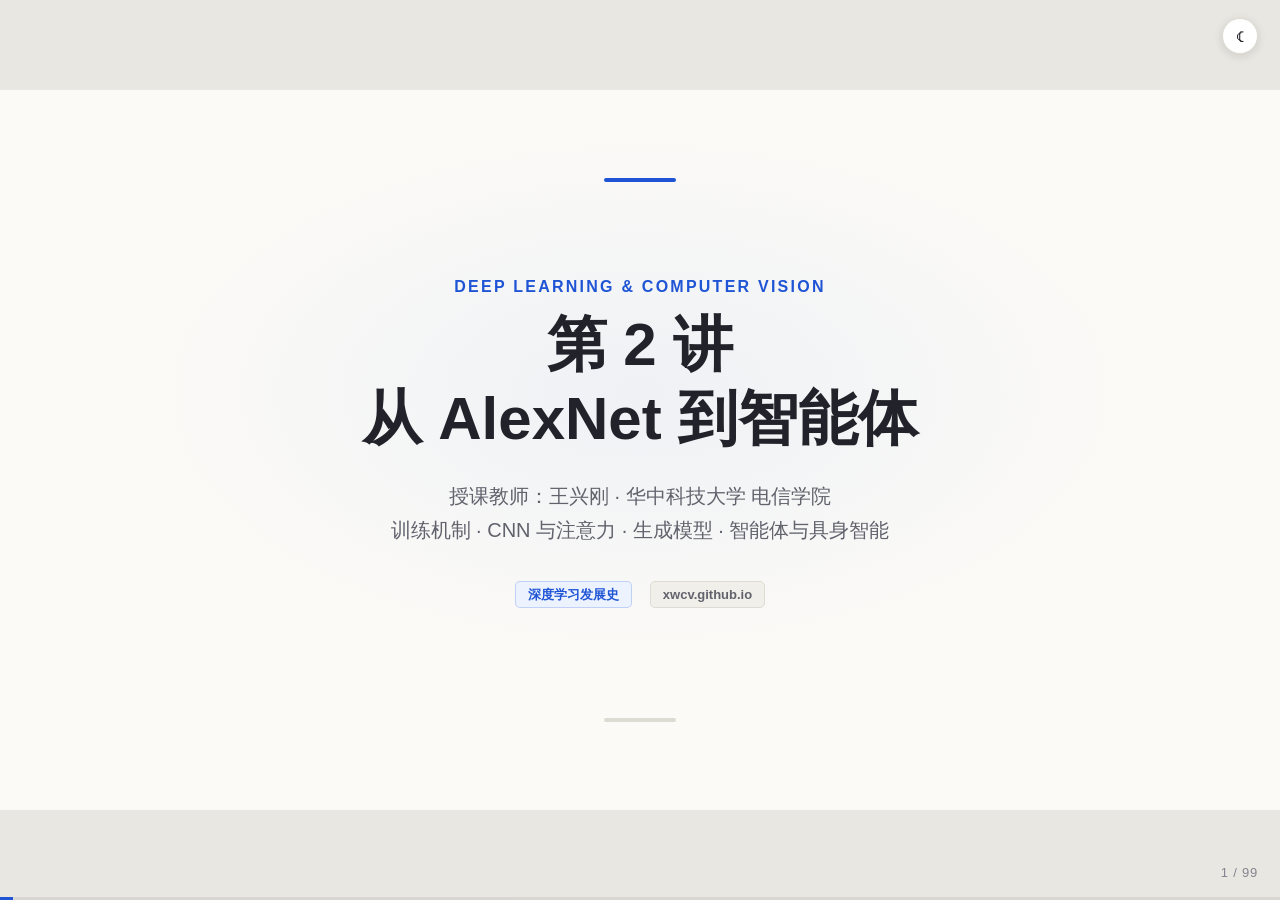
<file: lecture2.html>
<!DOCTYPE html>
<html lang="zh-CN">
<head>
<meta charset="utf-8">
<meta name="viewport" content="width=device-width, initial-scale=1">
<meta name="theme-color" content="#e9e7e1">
<link rel="icon" href="favicon.svg" type="image/svg+xml">
  <title>第 2 讲 从 AlexNet 到智能体 — 深度学习与计算机视觉</title>
<link rel="stylesheet" href="css/slides.css?v=20260829">
<script src="js/theme.js?v=20260829"></script>
<style>
  /* 根号：给被开方内容补上横线（vinculum），避免 √ 只挂在第一个字符上 */
  .sqrt { border-top: 1.3px solid currentColor; padding-top: 1px; }
  /* 讲授归属角标（本讲专用）：浅色小号，不喧宾夺主 */
  .track-badge {
    display: inline-block;
    font-size: 11px; font-weight: 600; line-height: 1.5;
    letter-spacing: 0.04em; text-transform: none;
    padding: 2px 8px; border-radius: 4px;
    color: var(--muted); background: #f1efe9; border: 1px solid var(--line);
    pointer-events: none;
  }
  .track-badge.tb-core { color: var(--accent); background: var(--accent-soft); border-color: rgba(36, 86, 214, 0.22); }
  .track-badge.tb-read { color: var(--faint); background: transparent; border-style: dashed; }
  .slide-meta .meta-right { display: flex; gap: 10px; align-items: baseline; }
  .slide[data-layout="section"] > .track-badge,
  .slide[data-layout="statement"] > .track-badge { position: absolute; right: 64px; bottom: 34px; }
</style>
</head>
<body>
<div id="viewport">
  <div id="stage">

<!-- ========== 01 封面 ========== -->
<section class="slide" data-layout="cover">
  <div class="kicker">Deep Learning &amp; Computer Vision</div>
  <h1 class="cover-title">第 2 讲<br>从 AlexNet 到智能体</h1>
  <div class="cover-sub">授课教师：王兴刚 · 华中科技大学 电信学院<br>训练机制 · CNN 与注意力 · 生成模型 · 智能体与具身智能</div>
  <div class="cover-lecture">
    <span class="tag">深度学习发展史</span>
    <span class="tag neutral">xwcv.github.io</span>
  </div>
</section>

<!-- ========== 02 本讲导览 ========== -->
<section class="slide" data-layout="split">
  <div class="slide-meta"><span>第 2 讲 · 导览</span><span class="meta-right"><span class="track-badge tb-core">课堂主讲</span> <span class="meta-page">02</span></span></div>
  <div class="kicker">Overview</div>
  <h2 class="slide-title">本讲关注：把核心模型的计算过程讲透</h2>
  <div class="slide-body">
    <p class="lead">第 1 讲回答了“为什么转向深度学习”；本讲回答“这些模型各自怎么算、怎么用”——从一次训练迭代，到 CNN、注意力、扩散生成，再到智能体与具身模型。</p>
    <ul class="bullets">
      <li>承上启下：第 1 讲概念与历史的 2 页快览 <span class="tag">详见第 1 讲</span></li>
      <li>训练机制：神经元、激活函数、损失与一次训练迭代</li>
      <li>卷积网络：局部连接、权重共享与深度革命 <span class="tag warm">ResNet</span></li>
      <li>大模型时代：注意力、扩散生成、后训练与推理模型 <span class="tag warm">ChatGPT</span></li>
      <li>走向行动：代码智能体、VLA 与世界动作模型 <span class="tag warm">Agentic AI</span></li>
    </ul>
  </div>
</section>

<!-- ========== 本讲学习结果 ========== -->
<section class="slide" data-layout="bullets">
  <div class="slide-meta"><span>第 2 讲 · 导览</span><span class="meta-right"><span class="track-badge tb-core">课堂主讲</span> <span class="meta-page">03</span></span></div>
  <div class="kicker">Learning Outcomes</div>
  <h2 class="slide-title">学完这讲，你应该能解释模型如何学习</h2>
  <div class="slide-body">
    <ul class="bullets">
      <li>把一次训练迭代讲清楚：模型做出预测，损失衡量误差，反向传播计算梯度，优化器更新参数</li>
      <li>说明卷积为什么适合图像，以及局部连接和权重共享带来了什么</li>
      <li>比较 CNN 与 Transformer 的归纳偏置、数据需求和计算特点</li>
      <li>解释自注意力、扩散生成、指令微调与偏好对齐各自解决什么问题</li>
      <li>说清代码智能体的执行循环，以及 VLA 与世界动作模型（WAM）在机器人任务中各自扮演什么角色</li>
      <li>面对模型输出，知道哪些结果需要检索、工具或人工复核</li>
    </ul>
    <div class="keypoint"><div>判断是否真正理解的方法很简单：不说“端到端”“涌现”这类术语，也能把<strong>输入、计算、输出和限制</strong>讲明白。</div></div>
  </div>
</section>

<!-- ========== 本讲分层要求（认知负荷管理） ========== -->
<section class="slide" data-layout="bullets">
  <div class="slide-meta"><span>第 2 讲 · 导览</span><span class="meta-right"><span class="track-badge tb-core">课堂主讲</span> <span class="meta-page">04</span></span></div>
  <div class="kicker">How to Take This Lecture</div>
  <h2 class="slide-title">内容量大，按三层要求分配注意力</h2>
  <div class="card-grid" data-cols="3">
    <div class="mini-card"><div class="mc-no">掌握</div><div class="mc-title">必须掌握</div><p><strong>卷积</strong>（局部连接 + 权重共享）、<strong>残差连接</strong>、<strong>注意力</strong>的计算直觉，以及<strong>生成与判别</strong>两类模型的区别——后续课程与考核都以此为基础。</p></div>
    <div class="mini-card"><div class="mc-no">会用</div><div class="mc-title">能够使用</div><p>动手算出来：<strong>CNN 输出尺寸与参数量</strong>、<strong>注意力权重手算</strong>、<strong>扩散训练目标</strong>的每一步——正好对应本讲三个课堂练习。</p></div>
    <div class="mini-card"><div class="mc-no">了解</div><div class="mc-title">了解前沿</div><p><strong>代码智能体、VLA、WAM</strong> 的代表工作与核心概念——知道它们各自解决什么问题即可，不要求记住模型名称与日期。</p></div>
  </div>
  <div class="keypoint"><div>建议节奏：前半讲（训练机制 + CNN）放慢，确保人人能算；后半讲（大模型与具身）建立整体图景，细节留给课后按参考文献深入。</div></div>
  <div style="margin-top:14px;font-size:14px;color:var(--muted)">本讲每页右上角标注归属：<span class="track-badge tb-core">课堂主讲</span> <span class="track-badge">课堂选讲</span> <span class="track-badge tb-read">课后阅读</span>　——前沿代表工作只需了解，不要求记住模型名称。</div>
</section>

<!-- ========== 03 section 01 ========== -->
<section class="slide" data-layout="section">
  <div class="section-num">01</div>
  <div class="section-title">承上启下</div>
  <div class="section-sub">第 1 讲留下了什么？本讲要往哪里走？</div>
  <span class="track-badge tb-core">课堂主讲</span>
</section>

<!-- ========== 04 回顾（一）：概念（压缩自第 1 讲重复内容） ========== -->
<section class="slide" data-layout="bullets">
  <div class="slide-meta"><span>第 2 讲 · 承上启下</span><span class="meta-right"><span class="track-badge tb-core">课堂主讲</span> <span class="meta-page">06</span></span></div>
  <div class="kicker">Recap · 详见第 1 讲</div>
  <h2 class="slide-title">回顾（一）：三组概念，一分钟带过</h2>
  <div class="card-grid" data-cols="2">
    <div class="mini-card"><div class="mc-no">01</div><div class="mc-title">AI ⊃ ML ⊃ DL</div><p>人工智能是让机器拥有智能的总目标；机器学习用<strong>数据</strong>代替手写规则；深度学习用深层神经网络自动学习<strong>表示</strong>。</p></div>
    <div class="mini-card"><div class="mc-no">02</div><div class="mc-title">语义鸿沟</div><p>计算机看到像素矩阵，人类看到猫和场景；视角、光照、遮挡让同类图像像素差异巨大。跨鸿沟靠<strong>学出来的特征表示</strong>。</p></div>
    <div class="mini-card"><div class="mc-no">03</div><div class="mc-title">特征工程 → 表示学习</div><p>传统流水线：手工特征（SIFT/HOG）+ 浅层分类器，瓶颈在特征；深度学习：<strong>端到端联合优化</strong>，性能随数据与算力增长。</p></div>
    <div class="mini-card"><div class="mc-no">04</div><div class="mc-title">奠基者</div><p>Bengio、Hinton、LeCun 获 <strong>2018 年图灵奖</strong>；Hinton 再获 <strong>2024 年诺贝尔物理学奖</strong>。</p></div>
  </div>
  <div class="keypoint"><div>这些概念的问题意识已在第 1 讲展开，此处不再重复——本讲直接进入<strong>机制与计算过程</strong>。</div></div>
</section>

<!-- ========== 05 回顾（二）：历史（压缩自第 1 讲重复内容） ========== -->
<section class="slide" data-layout="bullets">
  <div class="slide-meta"><span>第 2 讲 · 承上启下</span><span class="meta-right"><span class="track-badge tb-core">课堂主讲</span> <span class="meta-page">07</span></span></div>
  <div class="kicker">Recap · 详见第 1 讲</div>
  <h2 class="slide-title">回顾（二）：为什么 2012 年是转折点？</h2>
  <div class="card-grid" data-cols="2">
    <div class="mini-card"><div class="mc-no">01</div><div class="mc-title">低谷 ≠ 停止</div><p>1995–2006 年神经网络的<strong>研究热度与主流路线地位下降</strong>，SVM + 手工特征成为主流；但研究与应用从未停止——LeNet 在 1990 年代已规模用于银行支票识别。</p></div>
    <div class="mini-card"><div class="mc-no">02</div><div class="mc-title">2006：训练难题松动</div><p>Hinton 的深度置信网络用<strong>逐层预训练</strong>缓解深网优化困难；算法 × 算力 × 数据开始共振，2011 年语音识别率先大幅刷新纪录。</p></div>
    <div class="mini-card"><div class="mc-no">03</div><div class="mc-title">2012：AlexNet 时刻</div><p>ImageNet（1400 万标注图）备好燃料，AlexNet 以 <strong>15.3%</strong> Top-5 错误率夺冠、甩开亚军 10.8 个百分点，深度革命爆发。</p></div>
    <div class="mini-card"><div class="mc-no">04</div><div class="mc-title">连锁反应</div><p>2013 年 Google、百度上线深度学习视觉搜索；2014 年 DeepID2 人脸验证 <strong>99.15%</strong>，首次超越人类表现。</p></div>
  </div>
  <div class="keypoint"><div>历史的因果链条（为什么低谷、为什么复兴）已在第 1 讲讲透；记住框架：<strong>算法 × 算力 × 数据</strong>三要素共振——它贯穿本讲，也解释大模型时代。</div></div>
</section>

<!-- ========== 06 section 02 ========== -->
<section class="slide" data-layout="section">
  <div class="section-num">02</div>
  <div class="section-title">神经网络如何训练</div>
  <div class="section-sub">一个神经元会算什么？一次训练迭代改了什么？</div>
  <span class="track-badge tb-core">课堂主讲</span>
</section>

<!-- ========== 11 神经元模型（自绘 SVG） ========== -->
<section class="slide" data-layout="split">
  <div class="slide-meta"><span>第 2 讲 · 训练机制</span><span class="meta-right"><span class="track-badge tb-core">课堂主讲</span> <span class="meta-page">09</span></span></div>
  <h2 class="slide-title">人工神经元：加权求和 + 非线性</h2>
  <div class="split-body">
    <div class="split-text">
      <ul class="bullets">
        <li>灵感来自生物神经元：树突输入、轴突输出</li>
        <li>输出 = 激活函数（加权和）：g(<strong>x</strong>) = f(Σ w<sub>i</sub>x<sub>i</sub> + b)</li>
        <li>权重 w 是<strong>可学习的参数</strong></li>
        <li>单个神经元是线性分类器；多层堆叠获得强大表达能力</li>
      </ul>
    </div>
    <div class="split-media">
      <svg viewBox="0 0 560 400" style="max-width:100%;height:auto" role="img" aria-label="人工神经元模型">
        <g font-family="sans-serif">
          <circle cx="80" cy="90" r="26" fill="#e8eefb" stroke="#2456d6" stroke-width="2"/>
          <circle cx="80" cy="200" r="26" fill="#e8eefb" stroke="#2456d6" stroke-width="2"/>
          <circle cx="80" cy="310" r="26" fill="#e8eefb" stroke="#2456d6" stroke-width="2"/>
          <text x="80" y="97" font-size="18" text-anchor="middle" fill="#2456d6">x₁</text>
          <text x="80" y="207" font-size="18" text-anchor="middle" fill="#2456d6">x₂</text>
          <text x="80" y="317" font-size="18" text-anchor="middle" fill="#2456d6">x₃</text>
          <line x1="106" y1="90" x2="284" y2="185" stroke="#9a9aa4" stroke-width="2"/>
          <line x1="106" y1="200" x2="284" y2="200" stroke="#9a9aa4" stroke-width="2"/>
          <line x1="106" y1="310" x2="284" y2="215" stroke="#9a9aa4" stroke-width="2"/>
          <text x="170" y="120" font-size="16" fill="#6b6b76">w₁</text>
          <text x="190" y="190" font-size="16" fill="#6b6b76">w₂</text>
          <text x="170" y="290" font-size="16" fill="#6b6b76">w₃</text>
          <circle cx="320" cy="200" r="38" fill="#fff" stroke="#22222a" stroke-width="2.5"/>
          <text x="320" y="208" font-size="26" text-anchor="middle" fill="#22222a">Σ</text>
          <defs><marker id="arr2" markerWidth="10" markerHeight="10" refX="8" refY="4" orient="auto"><path d="M0 0 L8 4 L0 8 z" fill="#22222a"/></marker></defs>
          <line x1="358" y1="200" x2="412" y2="200" stroke="#22222a" stroke-width="2" marker-end="url(#arr2)"/>
          <rect x="416" y="172" width="56" height="56" rx="10" fill="#fbece4" stroke="#c2521e" stroke-width="2.5"/>
          <text x="444" y="207" font-size="22" text-anchor="middle" fill="#c2521e" font-style="italic">f</text>
          <line x1="472" y1="200" x2="516" y2="200" stroke="#22222a" stroke-width="2" marker-end="url(#arr2)"/>
          <text x="528" y="207" font-size="20" fill="#22222a">y</text>
          <text x="280" y="370" font-size="17" text-anchor="middle" fill="#4a4a55">g(x) = f ( wᵀx + b )</text>
        </g>
      </svg>
    </div>
  </div>
  <div class="keypoint"><div>神经元 = <strong>加权求和 + 非线性激活</strong>；权重 w 就是网络要从数据中学习的参数，b 是偏置。</div></div>
</section>

<!-- ========== 12 激活函数（自绘 SVG） ========== -->
<section class="slide" data-layout="image-full">
  <div class="slide-meta"><span>第 2 讲 · 训练机制</span><span class="meta-right"><span class="track-badge tb-core">课堂主讲</span> <span class="meta-page">10</span></span></div>
  <h2 class="slide-title">激活函数：非线性的来源</h2>
  <div class="full-media">
    <svg viewBox="0 0 1000 400" width="960" height="384" style="max-width:100%;height:auto" role="img" aria-label="Sigmoid、tanh、ReLU 激活函数曲线">
      <g font-family="sans-serif">
        <text x="180" y="40" font-size="22" font-weight="700" fill="#22222a" text-anchor="middle">Sigmoid</text>
        <text x="180" y="66" font-size="16" fill="#6b6b76" text-anchor="middle">σ(x) = 1 / (1 + e⁻ˣ)</text>
        <line x1="50" y1="240" x2="310" y2="240" stroke="#9a9aa4"/><line x1="180" y1="90" x2="180" y2="260" stroke="#9a9aa4"/>
        <path d="M50 232 C 120 232, 130 230, 155 225 C 175 218, 175 140, 205 132 C 230 126, 245 124, 310 122" fill="none" stroke="#2456d6" stroke-width="3.5"/>
        <text x="180" y="300" font-size="14" fill="#c2521e" text-anchor="middle">两端饱和 → 梯度消失</text>
        <text x="510" y="40" font-size="22" font-weight="700" fill="#22222a" text-anchor="middle">tanh</text>
        <text x="510" y="66" font-size="16" fill="#6b6b76" text-anchor="middle">值域 (−1, 1)，零中心</text>
        <line x1="380" y1="180" x2="640" y2="180" stroke="#9a9aa4"/><line x1="510" y1="90" x2="510" y2="260" stroke="#9a9aa4"/>
        <path d="M380 232 C 450 232, 460 230, 485 220 C 505 205, 505 150, 535 138 C 560 128, 575 126, 640 124" fill="none" stroke="#2456d6" stroke-width="3.5"/>
        <text x="510" y="300" font-size="14" fill="#c2521e" text-anchor="middle">同样存在饱和区</text>
        <text x="830" y="40" font-size="22" font-weight="700" fill="#22222a" text-anchor="middle">ReLU</text>
        <text x="830" y="66" font-size="16" fill="#6b6b76" text-anchor="middle">f(x) = max(0, x)</text>
        <line x1="710" y1="240" x2="950" y2="240" stroke="#9a9aa4"/><line x1="830" y1="90" x2="830" y2="260" stroke="#9a9aa4"/>
        <path d="M710 240 L830 240 L950 100" fill="none" stroke="#c2521e" stroke-width="3.5"/>
        <text x="830" y="300" font-size="14" fill="#2456d6" text-anchor="middle" font-weight="600">正区间梯度恒为 1，深网络训练利器</text>
      </g>
    </svg>
  </div>
  <div class="caption">没有非线性激活，多层网络等价于单层线性变换；ReLU 曾是现代 CNN 的默认选择，至今仍被广泛使用；Transformer 和许多新模型通常使用 GELU、SiLU/SwiGLU 等激活。</div>
</section>

<!-- ========== 13 损失函数与梯度下降 ========== -->
<section class="slide" data-layout="code">
  <div class="slide-meta"><span>第 2 讲 · 训练机制</span><span class="meta-right"><span class="track-badge tb-core">课堂主讲</span> <span class="meta-page">11</span></span></div>
  <h2 class="slide-title">训练 = 最小化损失函数</h2>
  <div class="code-body">
    <div class="formula-block">L = (1/m) &Sigma;<sub>i</sub> ( ŷ<sub>i</sub> &minus; y<sub>i</sub> )&sup2;<span style="color:var(--muted);font-size:16px">　均方误差（MSE）：衡量预测与真值的差距，常用于回归任务</span></div>
    <div class="code-block"><span class="cm"># 梯度下降：沿损失函数的负梯度方向迭代更新参数</span>
<span class="kw">while</span> <span class="kw">True</span>:
    grad = evaluate_gradient(loss_fn, data, weights)
    weights -= step_size * grad   <span class="cm"># w ← w − η · ∂L/∂w</span></div>
    <div class="code-block"><span class="cm"># 反向传播（Backpropagation）= 用链式法则高效算出每一层的 ∂L/∂w</span>
<span class="cm"># 前向算预测 → 计算损失 → 反向传梯度 → 更新权重</span></div>
    <div class="keypoint"><div>训练神经网络 = <strong>梯度下降</strong>负责更新参数 + <strong>反向传播</strong>负责高效算梯度，二者缺一不可。</div></div></div>
</section>

<!-- ========== 分类任务的损失：从 logits 到交叉熵（衔接 MSE 页） ========== -->
<section class="slide dense" data-layout="code">
  <div class="slide-meta"><span>第 2 讲 · 训练机制</span><span class="meta-right"><span class="track-badge tb-core">课堂主讲</span> <span class="meta-page">12</span></span></div>
  <h2 class="slide-title">分类任务：从 logits 到<span class="em">交叉熵</span></h2>
  <div class="code-body">
    <div class="formula-block" style="font-size:19px;padding:14px 20px">logits z = (z<sub>1</sub>, …, z<sub>K</sub>)<span style="color:var(--muted);font-size:16px">　网络最后一层为每个类别输出一个未归一化的分数</span></div>
    <div class="formula-block" style="font-size:19px;padding:14px 20px">p<sub>k</sub> = e<sup>z<sub>k</sub></sup> / &Sigma;<sub>j</sub> e<sup>z<sub>j</sub></sup><span style="color:var(--muted);font-size:16px">　softmax 把 logits 转成总和为 1 的概率分布</span></div>
    <div class="formula-block" style="font-size:19px;padding:14px 20px">L = &minus;log p<sub>y</sub><span style="color:var(--muted);font-size:16px">　交叉熵：正确类别概率 p<sub>y</sub> 越低，惩罚越大；p<sub>y</sub>→1 时 L→0</span></div>
    <div class="code-block"><span class="cm"># PyTorch 的 CrossEntropyLoss 内部已含 softmax，直接接收 logits</span>
logits = model(images)                          <span class="cm"># 每个样本 K 个类别分数</span>
loss = cross_entropy(logits, labels)            <span class="cm"># = −log softmax(logits)[正确类]</span></div>
    <div class="keypoint"><div><strong>回归常用 MSE，分类通常用交叉熵</strong>：交叉熵直接优化「正确类别的概率」，且当该概率接近 0 时梯度依然强烈——它是图像分类的标准损失，MSE 则更多用于回归。</div></div></div>
</section>

<!-- ========== 课堂检查：一次训练迭代 ========== -->
<section class="slide" data-layout="table">
  <div class="slide-meta"><span>第 2 讲 · 训练机制</span><span class="meta-right"><span class="track-badge tb-core">课堂主讲</span> <span class="meta-page">13</span></span></div>
  <div class="kicker">One Training Step</div>
  <h2 class="slide-title">一次训练迭代中，哪些量发生了变化？</h2>
  <div class="table-wrap">
    <table>
      <thead><tr><th>计算</th><th>这一阶段在回答什么</th><th>发生变化的量</th></tr></thead>
      <tbody>
        <tr><td><strong>前向计算</strong></td><td>当前参数会给出什么预测？</td><td>激活值和预测结果；参数暂时不变</td></tr>
        <tr><td><strong>计算损失</strong></td><td>预测与目标相差多少？</td><td>得到一个用于优化的标量</td></tr>
        <tr><td><strong>反向传播</strong></td><td>每个参数对误差负有多大责任？</td><td>得到各参数的梯度；参数仍未更新</td></tr>
        <tr><td><strong>优化器更新</strong></td><td>参数应向哪个方向移动多少？</td><td>权重发生小幅变化</td></tr>
      </tbody>
    </table>
  </div>
  <div class="keypoint warm"><div>常见误解：反向传播本身不更新参数，它只负责计算梯度；真正改动权重的是 SGD、Adam 等<strong>优化器</strong>。</div></div>
</section>

<!-- ========== 21 section 03 ========== -->
<section class="slide" data-layout="section">
  <div class="section-num">03</div>
  <div class="section-title">卷积神经网络</div>
  <div class="section-sub">卷积为什么适合图像？网络加深后为什么更难训练？</div>
  <span class="track-badge tb-core">课堂主讲</span>
</section>

<!-- ========== 22 CNN 思想源流 ========== -->
<section class="slide" data-layout="split">
  <div class="slide-meta"><span>第 2 讲 · 卷积神经网络</span><span class="meta-right"><span class="track-badge tb-core">课堂主讲</span> <span class="meta-page">15</span></span></div>
  <h2 class="slide-title">CNN 的思想源流</h2>
  <div class="split-body">
    <div class="split-text">
      <ul class="bullets">
        <li><strong>Neocognitron（1980）</strong>已经交替使用特征提取层和容忍局部位移的层。</li>
        <li><strong>LeNet-5（1998）</strong>把卷积、下采样和全连接网络放进可用反向传播训练的系统。</li>
        <li><strong>AlexNet（2012）</strong>沿用层次化局部处理，用 ImageNet、GPU 和更大的网络把效果推到新水平。</li>
      </ul>
      <div class="keypoint"><div>看右图时只抓住一件事：空间分辨率逐层降低，特征种类逐层增加，局部模式被组合成更复杂的模式。</div></div>
    </div>
    <div class="split-media">
      <img loading="lazy" decoding="async" src="assets/lecture2/neocognitron_arch.png" alt="Neocognitron 的层次化网络结构">
      <div class="caption">Neocognitron 已能看到后来 CNN 的层次化结构雏形</div>
    </div>
  </div>
  <div class="src-note" style="right:170px">图源：Fukushima, Biological Cybernetics, 1980</div>
</section>

<!-- ========== 23 卷积层工作原理（自绘 SVG） ========== -->
<section class="slide" data-layout="image-full">
  <div class="slide-meta"><span>第 2 讲 · 卷积神经网络</span><span class="meta-right"><span class="track-badge tb-core">课堂主讲</span> <span class="meta-page">16</span></span></div>
  <h2 class="slide-title">卷积层：卷积核在图像上滑动</h2>
  <div class="full-media">
    <svg viewBox="0 0 1000 400" width="980" height="392" style="max-width:100%;height:auto" role="img" aria-label="卷积运算示意">
      <g font-family="sans-serif">
        <!-- 输入 7x7 -->
        <g stroke="#9a9aa4" fill="#fff">
          <rect x="60" y="60" width="252" height="252"/>
          <line x1="96" y1="60" x2="96" y2="312"/><line x1="132" y1="60" x2="132" y2="312"/><line x1="168" y1="60" x2="168" y2="312"/><line x1="204" y1="60" x2="204" y2="312"/><line x1="240" y1="60" x2="240" y2="312"/><line x1="276" y1="60" x2="276" y2="312"/>
          <line x1="60" y1="96" x2="312" y2="96"/><line x1="60" y1="132" x2="312" y2="132"/><line x1="60" y1="168" x2="312" y2="168"/><line x1="60" y1="204" x2="312" y2="204"/><line x1="60" y1="240" x2="312" y2="240"/><line x1="60" y1="276" x2="312" y2="276"/>
        </g>
        <rect x="96" y="96" width="108" height="108" fill="#2456d6" opacity="0.18" stroke="#2456d6" stroke-width="3"/>
        <rect x="204" y="204" width="108" height="108" fill="none" stroke="#c2521e" stroke-width="2" stroke-dasharray="6 4"/>
        <text x="186" y="350" font-size="17" text-anchor="middle" fill="#4a4a55">输入图像 7 × 7（卷积核 3 × 3 逐位置滑动）</text>
        <!-- 卷积核 -->
        <g stroke="#2456d6" fill="#e8eefb" stroke-width="1.5">
          <rect x="420" y="80" width="30" height="30"/><rect x="450" y="80" width="30" height="30"/><rect x="480" y="80" width="30" height="30"/>
          <rect x="420" y="110" width="30" height="30"/><rect x="450" y="110" width="30" height="30"/><rect x="480" y="110" width="30" height="30"/>
          <rect x="420" y="140" width="30" height="30"/><rect x="450" y="140" width="30" height="30"/><rect x="480" y="140" width="30" height="30"/>
        </g>
        <text x="465" y="200" font-size="17" text-anchor="middle" fill="#2456d6">卷积核 w（3 × 3）</text>
        <text x="465" y="226" font-size="15" text-anchor="middle" fill="#6b6b76">与局部区域做点积 wᵀx + b</text>
        <!-- 箭头 -->
        <defs><marker id="arr3" markerWidth="10" markerHeight="10" refX="8" refY="4" orient="auto"><path d="M0 0 L8 4 L0 8 z" fill="#22222a"/></marker></defs>
        <path d="M540 186 L610 186" stroke="#22222a" stroke-width="3" marker-end="url(#arr3)"/>
        <!-- 输出 5x5 -->
        <g stroke="#9a9aa4" fill="#fff">
          <rect x="650" y="76" width="220" height="220"/>
          <line x1="694" y1="76" x2="694" y2="296"/><line x1="738" y1="76" x2="738" y2="296"/><line x1="782" y1="76" x2="782" y2="296"/><line x1="826" y1="76" x2="826" y2="296"/>
          <line x1="650" y1="120" x2="870" y2="120"/><line x1="650" y1="164" x2="870" y2="164"/><line x1="650" y1="208" x2="870" y2="208"/><line x1="650" y1="252" x2="870" y2="252"/>
        </g>
        <rect x="694" y="120" width="44" height="44" fill="#2456d6" opacity="0.55" stroke="#2456d6" stroke-width="2"/>
        <text x="760" y="350" font-size="17" text-anchor="middle" fill="#4a4a55">输出特征图 5 × 5（activation map）</text>
      </g>
    </svg>
  </div>
  <div class="caption">每个输出值 = 卷积核与对应局部区域的点积；多个卷积核产生多通道特征图（如 32×32×3 图像 + 6 个 5×5×3 卷积核 → 28×28×6）。</div>
</section>

<!-- ========== 24 卷积的两个关键思想 ========== -->
<section class="slide" data-layout="split">
  <div class="slide-meta"><span>第 2 讲 · 卷积神经网络</span><span class="meta-right"><span class="track-badge tb-core">课堂主讲</span> <span class="meta-page">17</span></span></div>
  <h2 class="slide-title">卷积为什么适合图像？</h2>
  <div class="slide-body">
    <ul class="bullets">
      <li><strong>局部连接</strong>：每个神经元只看一小块感受野
        <ul>
          <li>图像的局部相关性：邻近像素远比遥远像素相关</li>
        </ul>
      </li>
      <li><strong>权重共享</strong>：同一个卷积核在所有位置复用
        <ul>
          <li>平移等变性：猫出现在左上角还是右下角都能检测</li>
          <li>参数量大幅缩减：5×5×3 核只有 75 个参数，与图像大小无关</li>
        </ul>
      </li>
      <li>对比全连接：1000×1000 图像单层全连接需 10¹² 量级参数，卷积只需数百</li>
      <li>池化（Pooling）：降采样、扩大感受野、增强平移鲁棒性</li>
    </ul>
    <div class="keypoint"><div>记住：<strong>局部连接 + 权重共享</strong> 是卷积层参数高效的根本原因。</div></div>
  </div>
</section>

<!-- ========== 课堂练习：CNN 小计算 ========== -->
<section class="slide" data-layout="code">
  <div class="slide-meta"><span>第 2 讲 · 卷积神经网络</span><span class="meta-right"><span class="track-badge tb-core">课堂主讲</span> <span class="meta-page">18</span></span></div>
  <div class="kicker">Exercise · 课堂 2 分钟</div>
  <h2 class="slide-title">练习 ①：CNN 的输出尺寸与参数量</h2>
  <div class="code-body">
    <div class="formula-block">输出边长 = ⌊(N + 2P − K) / S⌋ + 1<span style="color:var(--muted);font-size:16px">　N：输入边长　K：卷积核边长　P：填充　S：步幅</span></div>
    <ul class="bullets">
      <li><strong>Q1 输出尺寸</strong>：输入 32 × 32 × 3，10 个 5 × 5 卷积核，S=1、P=0 → 输出特征图是几维？</li>
      <li><strong>Q2 参数量</strong>：这个卷积层有多少个可学习参数（含偏置）？若改成输出同为 28×28×10 的全连接层，大约要多少参数？</li>
      <li><strong>Q3 池化</strong>：Q1 的输出再接 2 × 2 最大池化（S=2），尺寸变为多少？每个神经元看到的输入区域发生了什么变化？</li>
    </ul>
    <div class="keypoint"><div>先独立算 2 分钟，再翻页核对<strong>参考答案</strong>。</div></div>
  </div>
</section>

<!-- ========== 练习 ① 参考答案 ========== -->
<section class="slide" data-layout="code">
  <div class="slide-meta"><span>第 2 讲 · 卷积神经网络</span><span class="meta-right"><span class="track-badge tb-core">课堂主讲</span> <span class="meta-page">19</span></span></div>
  <div class="kicker">Exercise · 参考答案</div>
  <h2 class="slide-title">练习 ① 参考答案：CNN 的输出尺寸与参数量</h2>
  <div class="code-body">
    <ul class="bullets">
      <li><strong>Q1 输出尺寸</strong>：(32 − 5) / 1 + 1 = 28 → 输出 <strong>28 × 28 × 10</strong></li>
      <li><strong>Q2 参数量</strong>：每个核 5×5×3 + 1 = 76，10 个核共 <strong>760</strong> 个参数（与图像大小无关）；换成输出同为 28×28×10 的全连接层需 (32·32·3) × (28·28·10) ≈ 2.4×10⁷，相差约 3 万倍——这就是权重共享的威力</li>
      <li><strong>Q3 池化</strong>：<strong>14 × 14 × 10</strong>；池化降采样，同时让每个神经元对应的输入区域（感受野）扩大</li>
    </ul>
    <div class="keypoint"><div>讲评重点：卷积层参数量只取决于<strong>核大小 × 通道数</strong>，与输入图像尺寸无关——这是 Q2 与全连接对比的核心。</div></div>
  </div>
</section>

<!-- ========== 25 AlexNet 架构 ========== -->
<section class="slide" data-layout="image-full">
  <div class="slide-meta"><span>第 2 讲 · 卷积神经网络</span><span class="meta-right"><span class="track-badge tb-core">课堂主讲</span> <span class="meta-page">20</span></span></div>
  <h2 class="slide-title">AlexNet 架构（2012）</h2>
  <div class="full-media">
    <img loading="lazy" decoding="async" src="assets/lecture2/s030_img37.png" alt="AlexNet 网络结构" style="border:none;box-shadow:none">
  </div>
  <div class="caption">5 个卷积层 + 3 个全连接层，约 6000 万参数；输入 224×224×3，输出 1000 类；在 2 块 GPU 上训练约一周；学到的表示可直接迁移到检测、分割、检索等任务。</div>
  <div class="src-note" style="right:170px">图源：Krizhevsky et al., NeurIPS 2012</div>
</section>

<!-- ========== 26 AlexNet 关键技术 ========== -->
<section class="slide" data-layout="bullets">
  <div class="slide-meta"><span>第 2 讲 · 卷积神经网络</span><span class="meta-right"><span class="track-badge tb-opt">课堂选讲</span> <span class="meta-page">21</span></span></div>
  <h2 class="slide-title">AlexNet 为什么能成功？</h2>
  <div class="slide-body">
    <p class="lead">Hinton 团队并无丰富的大规模图像分类经验，但他们把当时所有关键要素用到了极致。</p>
    <ul class="bullets">
      <li><strong>ReLU 激活</strong>：缓解梯度消失，训练速度数倍于 tanh</li>
      <li><strong>GPU 训练</strong>：2 块 GTX 580 并行，一周训完 6000 万参数</li>
      <li><strong>Dropout</strong>：随机丢弃神经元，强力抑制过拟合</li>
      <li><strong>数据增广</strong>：裁剪、翻转、颜色扰动，扩充有效数据量</li>
      <li><strong>ImageNet 大数据</strong>：百万级标注图像是这一切的基础</li>
    </ul>
    <div class="keypoint"><div>AlexNet 的启示：突破是<strong>算法 + 算力 + 数据 + 工程细节</strong>（ReLU/Dropout/增广）的系统胜利。</div></div>
  </div>
</section>

<!-- ========== 27 学到的低层滤波器 ========== -->
<section class="slide" data-layout="image-full">
  <div class="slide-meta"><span>第 2 讲 · 卷积神经网络</span><span class="meta-right"><span class="track-badge tb-opt">课堂选讲</span> <span class="meta-page">22</span></span></div>
  <h2 class="slide-title">网络自己学到了什么？</h2>
  <div class="full-media">
    <img loading="lazy" decoding="async" src="assets/lecture2/s031_img38.png" alt="AlexNet 第一层学到的 96 个卷积核" style="border:none;box-shadow:none">
  </div>
  <div class="caption">AlexNet 第一层 96 个 11×11 卷积核：一半学到频率/方向选择性的边缘检测器（灰度），另一半学到颜色检测器——与生物视觉皮层的简单细胞惊人相似。手工特征时代要精心设计的东西，网络自己学出来了。</div>
  <div class="src-note" style="right:170px">图源：Krizhevsky et al., NeurIPS 2012</div>
</section>

<!-- ========== 28 分类结果 ========== -->
<section class="slide" data-layout="split">
  <div class="slide-meta"><span>第 2 讲 · 卷积神经网络</span><span class="meta-right"><span class="track-badge tb-opt">课堂选讲</span> <span class="meta-page">23</span></span></div>
  <h2 class="slide-title">AlexNet 的 Top-5 预测</h2>
  <div class="split-body">
    <div class="split-text">
      <ul class="bullets">
        <li>8 张测试图的 Top-5 预测（柱高 ∝ 概率）</li>
        <li>正确标签基本都在 Top-5 之内</li>
        <li>错误也「情有可原」：grille（格栅）vs. convertible（敞篷车）</li>
        <li>即使物体不在画面中心（螨、豹），依然能识别</li>
      </ul>
    </div>
    <div class="split-media">
      <img loading="lazy" decoding="async" src="assets/lecture2/s032_img39.png" alt="AlexNet 在 ImageNet 测试图上的 Top-5 预测结果">
      <div class="caption">Krizhevsky et al., NeurIPS 2012</div>
    </div>
  </div>
</section>

<!-- ========== 29 深度革命（自绘 SVG） ========== -->
<section class="slide" data-layout="image-full">
  <div class="slide-meta"><span>第 2 讲 · 卷积神经网络</span><span class="meta-right"><span class="track-badge tb-core">课堂主讲</span> <span class="meta-page">24</span></span></div>
  <h2 class="slide-title">深度革命（Revolution of Depth）</h2>
  <div class="full-media">
    <svg viewBox="0 0 1000 400" width="960" height="384" style="max-width:100%;height:auto" role="img" aria-label="ILSVRC 冠军网络深度与错误率">
      <g font-family="sans-serif">
        <line x1="80" y1="340" x2="940" y2="340" stroke="#9a9aa4" stroke-width="2"/>
        <!-- AlexNet -->
        <rect x="140" y="321" width="90" height="19" fill="#9db4e8"/>
        <text x="185" y="300" font-size="16" text-anchor="middle" fill="#22222a">16.4%</text>
        <text x="185" y="368" font-size="19" font-weight="700" text-anchor="middle" fill="#22222a">AlexNet</text>
        <text x="185" y="390" font-size="15" text-anchor="middle" fill="#6b6b76">8 层 · 2012</text>
        <!-- VGG -->
        <rect x="340" y="295" width="90" height="45" fill="#7d9ce0"/>
        <text x="385" y="274" font-size="16" text-anchor="middle" fill="#22222a">7.3%</text>
        <text x="385" y="368" font-size="19" font-weight="700" text-anchor="middle" fill="#22222a">VGG</text>
        <text x="385" y="390" font-size="15" text-anchor="middle" fill="#6b6b76">19 层 · 2014</text>
        <!-- GoogLeNet -->
        <rect x="540" y="288" width="90" height="52" fill="#5b84d8"/>
        <text x="585" y="267" font-size="16" text-anchor="middle" fill="#22222a">6.7%</text>
        <text x="585" y="368" font-size="19" font-weight="700" text-anchor="middle" fill="#22222a">GoogLeNet</text>
        <text x="585" y="390" font-size="15" text-anchor="middle" fill="#6b6b76">22 层 · 2014</text>
        <!-- ResNet -->
        <rect x="740" y="30" width="90" height="310" fill="#c2521e"/>
        <text x="785" y="20" font-size="16" text-anchor="middle" fill="#c2521e" font-weight="700">3.6%</text>
        <text x="785" y="368" font-size="19" font-weight="700" text-anchor="middle" fill="#c2521e">ResNet</text>
        <text x="785" y="390" font-size="15" text-anchor="middle" fill="#c2521e">152 层 · 2015</text>
      </g>
    </svg>
  </div>
  <div class="caption">ILSVRC 冠军的层数（柱高）与 Top-5 错误率（标注）：深度是性能提升的主轴。同期关键技术：PReLU、批归一化（Batch Normalization）、深监督（DSN）等相继出现。<br><span style="font-size:12px;color:var(--faint)">口径说明：AlexNet 16.4% 为单模型 Top-5（CS231n 图表口径）；其多模型集成在 ILSVRC 测试集为 15.3%，ResNet 3.6% 同为集成测试集成绩。</span></div>
</section>

<!-- ========== 30 ResNet：退化问题 ========== -->
<section class="slide" data-layout="split">
  <div class="slide-meta"><span>第 2 讲 · 卷积神经网络</span><span class="meta-right"><span class="track-badge tb-core">课堂主讲</span> <span class="meta-page">25</span></span></div>
  <h2 class="slide-title">但「简单堆层」遇到了<span class="em">退化问题</span></h2>
  <div class="split-body">
    <div class="split-text">
      <ul class="bullets">
        <li>朴素堆叠的深层网络（plain net）<strong>训练误差反而更高</strong></li>
        <li>56 层比 20 层差——不是过拟合，是<strong>优化本身失败</strong></li>
        <li>并非简单的梯度消失（BN 等手段已能缓解）；本质是<strong>深层非线性映射难以优化</strong></li>
        <li>问题：如何让 100+ 层的网络可训练？</li>
      </ul>
    </div>
    <div class="split-media">
      <img loading="lazy" decoding="async" src="assets/lecture2/s043_img52.png" alt="Plain 网络的退化现象：层数越多训练误差越高">
      <div class="caption">CIFAR-10 与 ImageNet 上都观察到：过深的 plain 网络训练误差更高（He et al., CVPR 2016）</div>
    </div>
  </div>
  <div class="keypoint warm"><div>退化 ≠ 过拟合：过拟合是训练误差低、测试误差高；退化是<strong>训练误差本身就高</strong>——问题出在优化。</div></div>
</section>

<!-- ========== 31 残差块（自绘 SVG） ========== -->
<section class="slide flip" data-layout="split">
  <div class="slide-meta"><span>第 2 讲 · 卷积神经网络</span><span class="meta-right"><span class="track-badge tb-core">课堂主讲</span> <span class="meta-page">26</span></span></div>
  <h2 class="slide-title">ResNet 的答案：<span class="em">残差连接</span></h2>
  <div class="split-body">
    <div class="split-text">
      <ul class="bullets">
        <li>不让层直接学 H(x)，改学<strong>残差</strong> F(x) = H(x) − x</li>
        <li>输出 y = F(x) + <strong>x</strong>：恒等捷径（skip connection）</li>
        <li>恒等分支为梯度提供<strong>直接通路</strong>（∂y/∂x 含 +1 项），让深层映射更易于优化</li>
        <li>学不到东西时 F(x)→0，退化为恒等映射——这是<strong>表达能力上的直觉</strong>（更深至少不差于更浅），并非训练结果的保证</li>
        <li>152 层 ResNet 获 ILSVRC 2015 冠军（3.6%），残差思想成为现代网络标配</li>
      </ul>
    </div>
    <div class="split-media">
      <svg viewBox="0 0 420 470" style="max-width:100%;height:auto;max-height:432px" role="img" aria-label="残差块结构">
        <g font-family="sans-serif">
          <rect x="130" y="20" width="140" height="42" rx="8" fill="#fff" stroke="#9a9aa4" stroke-width="2"/>
          <text x="200" y="47" font-size="17" text-anchor="middle" fill="#22222a">输入 x</text>
          <rect x="130" y="102" width="140" height="46" rx="8" fill="#e8eefb" stroke="#2456d6" stroke-width="2"/>
          <text x="200" y="131" font-size="16" text-anchor="middle" fill="#2456d6">卷积 + BN + ReLU</text>
          <rect x="130" y="188" width="140" height="46" rx="8" fill="#e8eefb" stroke="#2456d6" stroke-width="2"/>
          <text x="200" y="217" font-size="16" text-anchor="middle" fill="#2456d6">卷积 + BN</text>
          <circle cx="200" cy="300" r="26" fill="#fbece4" stroke="#c2521e" stroke-width="2.5"/>
          <text x="200" y="308" font-size="22" text-anchor="middle" fill="#c2521e">⊕</text>
          <rect x="130" y="366" width="140" height="42" rx="8" fill="#fff" stroke="#9a9aa4" stroke-width="2"/>
          <text x="200" y="393" font-size="16" text-anchor="middle" fill="#22222a">ReLU → 输出 y</text>
          <defs><marker id="arr4" markerWidth="10" markerHeight="10" refX="8" refY="4" orient="auto"><path d="M0 0 L8 4 L0 8 z" fill="#22222a"/></marker></defs>
          <line x1="200" y1="62" x2="200" y2="96" stroke="#22222a" stroke-width="2" marker-end="url(#arr4)"/>
          <line x1="200" y1="148" x2="200" y2="182" stroke="#22222a" stroke-width="2" marker-end="url(#arr4)"/>
          <line x1="200" y1="234" x2="200" y2="268" stroke="#22222a" stroke-width="2" marker-end="url(#arr4)"/>
          <line x1="200" y1="326" x2="200" y2="360" stroke="#22222a" stroke-width="2" marker-end="url(#arr4)"/>
          <path d="M270 41 L340 41 C 390 41 390 300 340 300 L232 300" fill="none" stroke="#c2521e" stroke-width="3" marker-end="url(#arr4)"/>
          <text x="336" y="340" font-size="14" fill="#c2521e" text-anchor="middle">恒等捷径 x</text>
          <text x="200" y="450" font-size="19" text-anchor="middle" fill="#22222a">y = F(x) + x</text>
        </g>
      </svg>
    </div>
  </div>
  <div class="keypoint"><div>残差连接 <strong>y = F(x) + x</strong> 为梯度提供恒等通路，让百层网络可训练——但它缓解而非根除优化难题，仍需 BN、初始化等配合，极深网络依然有训练不稳定的可能。</div></div>
</section>

<!-- ========== 32 深网络训练工具箱 ========== -->
<section class="slide toolbox" data-layout="bullets">
  <style>
    .toolbox .mini-card svg { height:58px !important; width:auto !important; display:block; margin:0 auto; }
    .toolbox .mini-card p { font-size:14px; line-height:1.55; }
    .toolbox .card-grid { gap:14px; }
  </style>
  <div class="slide-meta"><span>第 2 讲 · 卷积神经网络</span><span class="meta-right"><span class="track-badge tb-core">课堂主讲</span> <span class="meta-page">27</span></span></div>
  <div class="kicker">Toolbox</div>
  <h2 class="slide-title">深网络训练<span class="em">工具箱</span></h2>
  <p class="lead" style="margin:0 0 10px">残差连接打通梯度通路，再配上这些关键技巧，百层网络才真正可训。</p>
  <div class="card-grid" data-cols="3">
    <div class="mini-card">
      <div class="mc-no">01</div>
      <div class="mc-title">批归一化 BN</div>
      <svg viewBox="0 0 200 92" style="width:100%;height:auto" role="img" aria-label="归一化前后分布对比">
        <line x1="12" y1="72" x2="86" y2="72" stroke="#c9c7bf" stroke-width="1.5"/>
        <path d="M20,72 C35,72 40,28 60,32 C78,36 76,72 82,72" fill="none" stroke="#9a9aa4" stroke-width="2" stroke-dasharray="4 3"/>
        <text x="49" y="88" font-size="10" text-anchor="middle" fill="#9a9aa4">分布漂移</text>
        <line x1="90" y1="48" x2="106" y2="48" stroke="#2456d6" stroke-width="2"/>
        <path d="M104,42 L114,48 L104,54 z" fill="#2456d6"/>
        <line x1="120" y1="72" x2="194" y2="72" stroke="#c9c7bf" stroke-width="1.5"/>
        <path d="M128,72 C142,72 148,24 157,24 C166,24 172,72 186,72" fill="none" stroke="#2456d6" stroke-width="2.5"/>
        <text x="157" y="88" font-size="10" text-anchor="middle" fill="#2456d6">稳定居中</text>
      </svg>
      <p>mini-batch 内归一化激活，再学缩放 γ / 平移 β；允许更大学习率、收敛更快。<span style="color:var(--faint)">Ioffe &amp; Szegedy, ICML 2015</span></p>
    </div>
    <div class="mini-card">
      <div class="mc-no">02</div>
      <div class="mc-title">PReLU 激活</div>
      <svg viewBox="0 0 200 92" style="width:100%;height:auto" role="img" aria-label="ReLU 与 PReLU 曲线">
        <line x1="14" y1="62" x2="190" y2="62" stroke="#c9c7bf" stroke-width="1.5"/>
        <line x1="100" y1="8" x2="100" y2="76" stroke="#c9c7bf" stroke-width="1.5"/>
        <polyline points="20,62 100,62 182,10" fill="none" stroke="#9a9aa4" stroke-width="2" stroke-dasharray="4 3"/>
        <polyline points="20,72 100,62 182,10" fill="none" stroke="#2456d6" stroke-width="2.5"/>
        <text x="24" y="86" font-size="10" fill="#2456d6">α 可学习</text>
        <text x="126" y="86" font-size="9" fill="#9a9aa4">虚线 = ReLU</text>
      </svg>
      <p>负半轴斜率 α 不再置零、随训练学习，比 ReLU 进一步提升精度。<span style="color:var(--faint)">He et al., ICCV 2015</span></p>
    </div>
    <div class="mini-card">
      <div class="mc-no">03</div>
      <div class="mc-title">深监督 DSN</div>
      <svg viewBox="0 0 200 92" style="width:100%;height:auto" role="img" aria-label="中间层辅助损失">
        <rect x="14" y="10" width="44" height="15" rx="7" fill="#fbece4" stroke="#c2521e" stroke-width="1.5"/>
        <text x="36" y="21" font-size="9" text-anchor="middle" fill="#c2521e">辅助 loss</text>
        <rect x="78" y="10" width="44" height="15" rx="7" fill="#fbece4" stroke="#c2521e" stroke-width="1.5"/>
        <text x="100" y="21" font-size="9" text-anchor="middle" fill="#c2521e">辅助 loss</text>
        <rect x="14" y="40" width="44" height="26" rx="6" fill="#e8eefb" stroke="#2456d6" stroke-width="1.8"/>
        <rect x="78" y="40" width="44" height="26" rx="6" fill="#e8eefb" stroke="#2456d6" stroke-width="1.8"/>
        <rect x="142" y="40" width="44" height="26" rx="6" fill="#e8eefb" stroke="#2456d6" stroke-width="1.8"/>
        <line x1="36" y1="40" x2="36" y2="28" stroke="#c2521e" stroke-width="1.5" stroke-dasharray="3 2"/>
        <line x1="100" y1="40" x2="100" y2="28" stroke="#c2521e" stroke-width="1.5" stroke-dasharray="3 2"/>
        <line x1="60" y1="53" x2="74" y2="53" stroke="#22222a" stroke-width="2"/>
        <path d="M72,48 L80,53 L72,58 z" fill="#22222a"/>
        <line x1="124" y1="53" x2="138" y2="53" stroke="#22222a" stroke-width="2"/>
        <path d="M136,48 L144,53 L136,58 z" fill="#22222a"/>
        <text x="100" y="86" font-size="10" text-anchor="middle" fill="#6b6b76">中间层直接接收梯度信号</text>
      </svg>
      <p>给中间层加辅助损失，梯度不必长途跋涉回传，缓解梯度消失。<span style="color:var(--faint)">Lee et al., AISTATS 2015</span></p>
    </div>
    <div class="mini-card">
      <div class="mc-no">04</div>
      <div class="mc-title">Dropout</div>
      <svg viewBox="0 0 200 92" style="width:100%;height:auto" role="img" aria-label="随机丢弃神经元">
        <g stroke="#c9c7bf" stroke-width="1.2">
          <line x1="52" y1="20" x2="88" y2="46"/><line x1="52" y1="20" x2="88" y2="72"/>
          <line x1="52" y1="46" x2="88" y2="46"/><line x1="52" y1="46" x2="88" y2="72"/>
          <line x1="52" y1="72" x2="88" y2="46"/><line x1="52" y1="72" x2="88" y2="72"/>
          <line x1="112" y1="46" x2="148" y2="20"/><line x1="112" y1="46" x2="148" y2="46"/><line x1="112" y1="46" x2="148" y2="72"/>
        </g>
        <g fill="#fff" stroke="#2456d6" stroke-width="1.8">
          <circle cx="46" cy="20" r="7"/><circle cx="46" cy="46" r="7"/><circle cx="46" cy="72" r="7"/>
          <circle cx="100" cy="46" r="7"/>
          <circle cx="154" cy="20" r="7"/><circle cx="154" cy="46" r="7"/><circle cx="154" cy="72" r="7"/>
        </g>
        <g stroke="#9a9aa4" stroke-width="1.8" fill="#f4f2ec">
          <circle cx="100" cy="20" r="7"/><circle cx="100" cy="72" r="7"/>
        </g>
        <g stroke="#c2521e" stroke-width="2">
          <line x1="95" y1="15" x2="105" y2="25"/><line x1="105" y1="15" x2="95" y2="25"/>
          <line x1="95" y1="67" x2="105" y2="77"/><line x1="105" y1="67" x2="95" y2="77"/>
        </g>
      </svg>
      <p>训练时随机丢弃神经元，测试时等效于大量子网络的集成，抑制过拟合。<span style="color:var(--faint)">Srivastava et al., JMLR 2014</span></p>
    </div>
    <div class="mini-card">
      <div class="mc-no">05</div>
      <div class="mc-title">精心初始化</div>
      <svg viewBox="0 0 200 92" style="width:100%;height:auto" role="img" aria-label="激活方差稳定与逐层消失对比">
        <line x1="14" y1="70" x2="80" y2="70" stroke="#c9c7bf" stroke-width="1.5"/>
        <rect x="20" y="30" width="10" height="40" fill="#2456d6"/>
        <rect x="34" y="32" width="10" height="38" fill="#2456d6"/>
        <rect x="48" y="30" width="10" height="40" fill="#2456d6"/>
        <rect x="62" y="31" width="10" height="39" fill="#2456d6"/>
        <text x="47" y="86" font-size="10" text-anchor="middle" fill="#2456d6">方差稳定</text>
        <line x1="118" y1="70" x2="184" y2="70" stroke="#c9c7bf" stroke-width="1.5"/>
        <rect x="124" y="30" width="10" height="40" fill="#c9c7bf"/>
        <rect x="138" y="44" width="10" height="26" fill="#c9c7bf"/>
        <rect x="152" y="56" width="10" height="14" fill="#c9c7bf"/>
        <rect x="166" y="65" width="10" height="5" fill="#c9c7bf"/>
        <text x="151" y="86" font-size="10" text-anchor="middle" fill="#9a9aa4">逐层消失</text>
      </svg>
      <p>Xavier / He 初始化按层宽设定权重尺度，保持激活方差稳定。<span style="color:var(--faint)">Glorot &amp; Bengio 2010；He et al. 2015</span></p>
    </div>
    <div class="mini-card" style="border-top-color:var(--accent-2)">
      <div class="mc-no">06</div>
      <div class="mc-title">组合使用</div>
      <p style="font-size:16px;line-height:1.9;color:var(--ink)">残差连接保证<strong style="color:var(--accent)">梯度通路</strong>，BN 与初始化稳住<strong style="color:var(--accent)">激活分布</strong>，Dropout 抑制<strong style="color:var(--accent)">过拟合</strong>——百层、千层网络由此可训。</p>
    </div>
  </div>
</section>

<!-- ========== 本章小结 03 ========== -->
<section class="slide" data-layout="bullets">
  <div class="slide-meta"><span>第 2 讲 · 卷积神经网络</span><span class="meta-right"><span class="track-badge tb-core">课堂主讲</span> <span class="meta-page">28</span></span></div>
  <div class="kicker">Chapter Summary</div>
  <h2 class="slide-title">本章小结：卷积神经网络与深度革命</h2>
  <div class="card-grid" data-cols="2">
    <div class="mini-card"><div class="mc-no">01</div><div class="mc-title">两大思想</div><p><strong>局部连接</strong>（只看感受野）+ <strong>权重共享</strong>（全图复用同一卷积核）→ 参数高效、平移等变。</p></div>
    <div class="mini-card"><div class="mc-no">02</div><div class="mc-title">AlexNet 工程配方</div><p><strong>ReLU + GPU + Dropout + 数据增广 + ImageNet</strong>，五个要素把 6000 万参数的网络真正训了出来。</p></div>
    <div class="mini-card"><div class="mc-no">03</div><div class="mc-title">深度革命</div><p>VGG 19 层 → GoogLeNet 22 层 → ResNet <strong>152 层</strong>；ILSVRC 错误率从 16.4% 一路降到 <strong>3.6%</strong>。</p></div>
    <div class="mini-card"><div class="mc-no">04</div><div class="mc-title">残差连接</div><p>朴素堆层会遇到<strong>退化</strong>（深层非线性映射难以优化，而非过拟合）；<strong>y = F(x) + x</strong> 的恒等分支为梯度提供直接通路、让深层映射更易优化，配合 BN、初始化、Dropout 构成训练工具箱。</p></div>
  </div>
</section>

<!-- ========== 贯穿案例（一）：零件缺陷检测——训练流程走一遍 ========== -->
<section class="slide" data-layout="code">
  <div class="slide-meta"><span>第 2 讲 · 贯穿案例</span><span class="meta-right"><span class="track-badge tb-core">课堂主讲</span> <span class="meta-page">29</span></span></div>
  <div class="kicker">贯穿案例 · 零件缺陷检测（问题定义见第 1 讲）</div>
  <h2 class="slide-title">用案例走一遍训练流程：CNN 基线 + 交叉熵</h2>
  <div class="code-body">
    <div class="formula-block">零件图像 → CNN → logits → softmax → 交叉熵损失 → 反向传播 → 优化器更新权重</div>
    <div class="code-block"><span class="cm"># 产线相机零件图像 → 4 类：合格 / 划痕 / 凹坑 / 污渍</span>
logits = cnn(images)                        <span class="cm"># CNN 基线输出 4 个类别分数</span>
loss = cross_entropy(logits, labels)        <span class="cm"># softmax + 交叉熵（见「训练机制」一节）</span>
loss.backward()                             <span class="cm"># 反向传播：链式法则算出每层 ∂L/∂w</span>
optimizer.step()                            <span class="cm"># 优化器沿负梯度方向更新权重</span></div>
    <div class="keypoint"><div>口径沿用第 1 讲：数据<strong>按生产批次划分</strong>训练/验证；指标<strong>缺陷召回率优先</strong>，兼顾误报率与 PR 曲线——漏检一个缺陷件的代价远高于一次误报。</div></div></div>
</section>

<!-- ========== 贯穿案例（二）：小数据集上的过拟合与错误分析 ========== -->
<section class="slide" data-layout="bullets">
  <div class="slide-meta"><span>第 2 讲 · 贯穿案例</span><span class="meta-right"><span class="track-badge tb-core">课堂主讲</span> <span class="meta-page">30</span></span></div>
  <div class="kicker">贯穿案例 · 零件缺陷检测</div>
  <h2 class="slide-title">小数据集上的过拟合：先看表现，再谈对策</h2>
  <div class="card-grid" data-cols="3">
    <div class="mini-card"><div class="mc-no">表现</div><div class="mc-title">过拟合长什么样</div><p>工业缺陷数据集通常很小：训练批次准确率很快接近 100%，但<strong>新生产批次</strong>上漏检率明显升高——模型记住了训练图里的那几条划痕，而不是「缺陷长什么样」。</p></div>
    <div class="mini-card"><div class="mc-no">对策</div><div class="mc-title">三件常用工具</div><p><strong>数据增广</strong>（旋转、亮度、裁切，模拟产线成像波动）、<strong>权重衰减</strong>（约束参数规模）、<strong>早停</strong>（按验证批次的缺陷召回率决定何时停止训练）。</p></div>
    <div class="mini-card"><div class="mc-no">复盘</div><div class="mc-title">看错误样例</div><p>漏检集中在<strong>浅划痕</strong>与<strong>低对比度污渍</strong>，且与光照、批次波动高度相关——错误样例指引下一步：优先补这类数据，而不是盲目加深网络。</p></div>
  </div>
  <div class="keypoint warm"><div>本讲先建立「训练 → 过拟合 → 对策 → 复盘」的完整回路；增广怎么选、要不要用预训练等<strong>训练策略比较</strong>，将在第 3 讲用这个案例继续展开。</div></div>
</section>

<!-- ========== 33 section 04 ========== -->
<section class="slide" data-layout="section">
  <div class="section-num">04</div>
  <div class="section-title">深度学习重塑视觉任务</div>
  <div class="section-sub">同一套视觉特征如何服务分类、检测和分割？</div>
  <span class="track-badge tb-opt">课堂选讲</span>
</section>

<!-- ========== 34 R-CNN ========== -->
<section class="slide" data-layout="split">
  <div class="slide-meta"><span>第 2 讲 · 视觉应用</span><span class="meta-right"><span class="track-badge tb-opt">课堂选讲</span> <span class="meta-page">32</span></span></div>
  <h2 class="slide-title">目标检测：R-CNN（2014）</h2>
  <div class="split-body">
    <div class="split-text">
      <ul class="bullets">
        <li>提取约 2000 个候选区域 → 逐区域过 CNN 提特征 → SVM 分类</li>
        <li>PASCAL VOC mAP：33.4%（DPM）→ <strong>53.7%</strong>（R-CNN）</li>
        <li>「区域 + CNN 特征」范式开启检测深度学习时代</li>
        <li>后续演进：Fast/Faster R-CNN → 单阶段 YOLO 系列</li>
      </ul>
    </div>
    <div class="split-media">
      <img loading="lazy" decoding="async" src="assets/lecture2/s044_img53.png" alt="R-CNN 流程：候选区域、CNN 特征、区域分类">
      <div class="caption">Girshick et al., CVPR 2014</div>
    </div>
  </div>
</section>

<!-- ========== Mask R-CNN（Mask Scoring R-CNN 的前置） ========== -->
<section class="slide" data-layout="split">
  <div class="slide-meta"><span>第 2 讲 · 视觉应用</span><span class="meta-right"><span class="track-badge tb-opt">课堂选讲</span> <span class="meta-page">33</span></span></div>
  <h2 class="slide-title">实例分割：Mask R-CNN（2017）</h2>
  <div class="split-body">
    <div class="split-text">
      <ul class="bullets">
        <li>在 Faster R-CNN 上增加一条<strong>掩码分支</strong>：每个候选区域同时输出类别、边界框和逐像素二值掩码</li>
        <li>掩码分支是一个小 FCN，与分类、回归分支并行预测，互不依赖</li>
        <li>RoIPool 的取整量化对分类影响不大，却会让掩码错位——改用 <strong>RoIAlign</strong> 双线性插值做亚像素级对齐</li>
        <li>注意：分类分数只回答「是不是这个类别」，并不衡量掩码本身画得好不好——下一页的研究案例正是补上这一环</li>
      </ul>
    </div>
    <div class="split-media">
      <svg viewBox="0 0 560 300" style="max-width:100%;height:auto" role="img" aria-label="Mask R-CNN：Faster R-CNN 经 RoIAlign 后分支出分类回归头与掩码分支">
        <g font-family="sans-serif">
          <defs><marker id="arrm" markerWidth="10" markerHeight="10" refX="8" refY="4" orient="auto"><path d="M0 0 L8 4 L0 8 z" fill="#22222a"/></marker></defs>
          <rect x="16" y="116" width="86" height="68" rx="8" fill="#f6f4ee" stroke="#9a9aa4" stroke-width="1.5"/>
          <text x="59" y="145" font-size="13" text-anchor="middle" fill="#4a4a55">输入图像</text>
          <text x="59" y="163" font-size="13" text-anchor="middle" fill="#4a4a55">+ 候选框</text>
          <line x1="104" y1="150" x2="134" y2="150" stroke="#22222a" stroke-width="2.5" marker-end="url(#arrm)"/>
          <rect x="140" y="112" width="104" height="76" rx="10" fill="#e8eefb" stroke="#2456d6" stroke-width="2"/>
          <text x="192" y="143" font-size="14" text-anchor="middle" fill="#2456d6" font-weight="700">CNN 骨干</text>
          <text x="192" y="163" font-size="12" text-anchor="middle" fill="#2456d6">整图特征</text>
          <line x1="246" y1="150" x2="276" y2="150" stroke="#22222a" stroke-width="2.5" marker-end="url(#arrm)"/>
          <rect x="282" y="112" width="104" height="76" rx="10" fill="#fff" stroke="#22222a" stroke-width="2"/>
          <text x="334" y="143" font-size="14" text-anchor="middle" fill="#22222a" font-weight="700">RoIAlign</text>
          <text x="334" y="163" font-size="12" text-anchor="middle" fill="#6b6b76">区域特征对齐</text>
          <line x1="388" y1="132" x2="424" y2="86" stroke="#22222a" stroke-width="2.5" marker-end="url(#arrm)"/>
          <line x1="388" y1="168" x2="424" y2="214" stroke="#22222a" stroke-width="2.5" marker-end="url(#arrm)"/>
          <rect x="430" y="46" width="116" height="66" rx="10" fill="#e8eefb" stroke="#2456d6" stroke-width="2"/>
          <text x="488" y="72" font-size="13.5" text-anchor="middle" fill="#2456d6" font-weight="700">分类 + 框回归</text>
          <text x="488" y="92" font-size="12" text-anchor="middle" fill="#6b6b76">是什么、在哪里</text>
          <rect x="430" y="188" width="116" height="66" rx="10" fill="#fbece4" stroke="#c2521e" stroke-width="2"/>
          <text x="488" y="214" font-size="13.5" text-anchor="middle" fill="#c2521e" font-weight="700">掩码分支 FCN</text>
          <text x="488" y="234" font-size="12" text-anchor="middle" fill="#6b6b76">28×28 逐像素掩码</text>
        </g>
      </svg>
      <div class="caption">He et al., Mask R-CNN, ICCV 2017（Marr Prize）</div>
    </div>
  </div>
</section>

<!-- ========== 研究案例：Mask Scoring R-CNN ========== -->
<section class="slide flip" data-layout="split">
  <div class="slide-meta"><span>第 2 讲 · 视觉应用</span><span class="meta-right"><span class="track-badge tb-opt">课堂选讲</span> <span class="meta-page">34</span></span></div>
  <div class="kicker">Research Case · HUST-VL</div>
  <h2 class="slide-title">Mask Scoring R-CNN：给掩码增加质量预测</h2>
  <div class="split-body">
    <div class="split-text">
      <ul class="bullets">
        <li>Mask R-CNN 的分类分数回答：实例属于该类别的可能性有多大</li>
        <li>它没有直接回答：预测掩码与真实掩码重叠得有多好</li>
        <li>新增 MaskIoU head，把实例特征与预测掩码一起输入，回归掩码 IoU</li>
        <li>最终 mask score 由分类置信度与预测质量共同决定</li>
      </ul>
    </div>
    <div class="split-media">
      <img loading="lazy" decoding="async" src="assets/lecture2/maskscoring_network.png" alt="Mask Scoring R-CNN 网络结构，新增 MaskIoU head">
      <div class="caption">蓝色部分是原 Mask R-CNN；红色 MaskIoU head 是新增模块</div>
    </div>
  </div>
  <div class="src-note" style="right:170px">Huang et al., Mask Scoring R-CNN, CVPR 2019 · github.com/zjhuang22/maskscoring_rcnn</div>
</section>

<section class="slide" data-layout="image-full">
  <div class="slide-meta"><span>第 2 讲 · 视觉应用</span><span class="meta-right"><span class="track-badge tb-opt">课堂选讲</span> <span class="meta-page">35</span></span></div>
  <div class="kicker">Research Case · Mask Scoring R-CNN</div>
  <h2 class="slide-title">为什么要校准分数？先看这些失败样例</h2>
  <div class="full-media">
    <img loading="lazy" decoding="async" src="assets/lecture2/maskscoring_examples.png" alt="分类分数与掩码质量不匹配的实例分割样例">
  </div>
  <div class="caption">左侧四例：分类分数很高，但掩码边界明显不准；最右侧：分类分数高且掩码质量也高。原分数难以区分这两种情况。</div>
  <div class="keypoint warm"><div>课堂追问：COCO AP 会按分数给预测排序。如果低质量掩码排在高质量掩码之前，即使类别判断正确，最终 AP 为什么仍会下降？</div></div>
  <div class="src-note" style="right:170px">官方项目可视化：Huang et al., CVPR 2019</div>
</section>

<!-- ========== 单阶段检测：YOLO 系列（YOLO-World 的前置） ========== -->
<section class="slide" data-layout="split">
  <div class="slide-meta"><span>第 2 讲 · 视觉应用</span><span class="meta-right"><span class="track-badge tb-opt">课堂选讲</span> <span class="meta-page">36</span></span></div>
  <h2 class="slide-title">单阶段检测：YOLO 系列（2016 →）</h2>
  <div class="split-body">
    <div class="split-text">
      <ul class="bullets">
        <li>把检测从「先提候选区域、再分类」（R-CNN 两阶段）改成<strong>一次回归</strong>：图像划分为 S×S 网格，每个格子直接预测边界框与类别</li>
        <li>整图只过一遍网络 → <strong>实时</strong>：2016 年初版即达 45 FPS 以上，快速版超过 150 FPS</li>
        <li>系列持续工程化演进：多尺度预测（v3）、anchor-free 与解耦检测头、更好的数据增广与训练策略（v4–v10），成为工业检测部署的主力</li>
        <li>长期局限：检测头绑定<strong>固定类别集合</strong>，训练集之外的类别无法输出——下一页的 YOLO-World 正是要打开这个限制</li>
      </ul>
    </div>
    <div class="split-media">
      <svg viewBox="0 0 560 320" style="max-width:100%;height:auto" role="img" aria-label="YOLO：图像划分为网格，每个格子直接回归边界框与类别">
        <g font-family="sans-serif">
          <defs><marker id="arry" markerWidth="10" markerHeight="10" refX="8" refY="4" orient="auto"><path d="M0 0 L8 4 L0 8 z" fill="#22222a"/></marker></defs>
          <!-- 图像网格 -->
          <rect x="30" y="30" width="240" height="240" rx="6" fill="#f6f4ee" stroke="#9a9aa4" stroke-width="1.5"/>
          <g stroke="#c9c9cf" stroke-width="1">
            <line x1="70" y1="30" x2="70" y2="270"/><line x1="110" y1="30" x2="110" y2="270"/><line x1="150" y1="30" x2="150" y2="270"/><line x1="190" y1="30" x2="190" y2="270"/><line x1="230" y1="30" x2="230" y2="270"/>
            <line x1="30" y1="70" x2="270" y2="70"/><line x1="30" y1="110" x2="270" y2="110"/><line x1="30" y1="150" x2="270" y2="150"/><line x1="30" y1="190" x2="270" y2="190"/><line x1="30" y1="230" x2="270" y2="230"/>
          </g>
          <rect x="110" y="90" width="100" height="110" fill="none" stroke="#c2521e" stroke-width="3"/>
          <rect x="150" y="150" width="40" height="40" fill="#c2521e" fill-opacity="0.15"/>
          <text x="160" y="84" font-size="13" fill="#c2521e" font-weight="700">狗 0.87</text>
          <text x="150" y="292" font-size="13" text-anchor="middle" fill="#4a4a55">S×S 网格；负责该物体的格子直接回归框与类别</text>
          <line x1="286" y1="150" x2="330" y2="150" stroke="#22222a" stroke-width="2.5" marker-end="url(#arry)"/>
          <rect x="336" y="96" width="104" height="108" rx="10" fill="#e8eefb" stroke="#2456d6" stroke-width="2"/>
          <text x="388" y="136" font-size="14" text-anchor="middle" fill="#2456d6" font-weight="700">CNN</text>
          <text x="388" y="158" font-size="12" text-anchor="middle" fill="#2456d6">一次前向</text>
          <text x="388" y="180" font-size="12" text-anchor="middle" fill="#6b6b76">整图 → 全部预测</text>
          <line x1="444" y1="150" x2="476" y2="150" stroke="#22222a" stroke-width="2.5" marker-end="url(#arry)"/>
          <g font-size="12.5" fill="#22222a">
            <rect x="482" y="96" width="66" height="24" rx="6" fill="#fff" stroke="#22222a" stroke-width="1.5"/>
            <text x="515" y="112" text-anchor="middle">框 (x,y,w,h)</text>
            <rect x="482" y="130" width="66" height="24" rx="6" fill="#fff" stroke="#22222a" stroke-width="1.5"/>
            <text x="515" y="146" text-anchor="middle">置信度</text>
            <rect x="482" y="164" width="66" height="24" rx="6" fill="#fbece4" stroke="#c2521e" stroke-width="1.5"/>
            <text x="515" y="180" text-anchor="middle" fill="#c2521e">类别概率</text>
          </g>
          <text x="440" y="240" font-size="13" text-anchor="middle" fill="#6b6b76">无候选区域，端到端一次输出</text>
        </g>
      </svg>
      <div class="caption">Redmon et al., YOLO, CVPR 2016；系列演进见 ultralytics 等工程实现</div>
    </div>
  </div>
</section>

<!-- ========== 研究案例：YOLO-World（检测线索的延伸：YOLO 系列 → 开放词汇） ========== -->
<section class="slide" data-layout="image-full">
  <div class="slide-meta"><span>第 2 讲 · 视觉应用</span><span class="meta-right"><span class="track-badge tb-read">课后阅读</span> <span class="meta-page">37</span></span></div>
  <div class="kicker">Research Case · HUST-VL</div>
  <h2 class="slide-title">YOLO-World：把类别名称从固定输出变成文本输入</h2>
  <div class="full-media">
    <img loading="lazy" decoding="async" src="assets/lecture2/yoloworld_arch.png" alt="YOLO-World 图像与文本双编码器、RepVL-PAN 和检测头结构">
  </div>
  <div class="caption">承接前面的 YOLO 系列：图像进入 YOLO 检测骨干；类别文本进入文本编码器；RepVL-PAN 融合区域与文本特征，通过区域—文本对比学习建立对应关系。论文在 LVIS 报告 35.4 AP、V100 上 52 FPS。</div>
  <div class="keypoint"><div>推理时先给出“person, bus, backpack”等词，再执行检测。开放词汇不是自动发现所有未知物体，而是允许用户更换要寻找的类别。</div></div>
  <div class="src-note" style="right:170px">Cheng et al., YOLO-World, CVPR 2024 · github.com/AILab-CVC/YOLO-World</div>
</section>

<!-- ========== 35 FCN ========== -->
<section class="slide flip" data-layout="split">
  <div class="slide-meta"><span>第 2 讲 · 视觉应用</span><span class="meta-right"><span class="track-badge tb-opt">课堂选讲</span> <span class="meta-page">38</span></span></div>
  <h2 class="slide-title">语义分割：全卷积网络 FCN（2015）</h2>
  <div class="split-body">
    <div class="split-text">
      <ul class="bullets">
        <li>把分类网络的全连接层改为卷积层（convolutionalization）</li>
        <li>任意尺寸输入 → 端到端输出逐像素的类别热图</li>
        <li>跳跃连接融合深层语义与浅层细节</li>
        <li>PASCAL VOC 相对提升 20%，推理从约 50 秒降到 175 毫秒</li>
      </ul>
    </div>
    <div class="split-media">
      <img loading="lazy" decoding="async" src="assets/lecture2/s047_img57.png" alt="FCN：分类网络卷积化得到逐像素热图">
      <div class="caption">Long, Shelhamer &amp; Darrell, CVPR 2015</div>
    </div>
  </div>
</section>

<!-- ========== 36 应用画廊 ========== -->
<section class="slide" data-layout="gallery">
  <div class="slide-meta"><span>第 2 讲 · 视觉应用</span><span class="meta-right"><span class="track-badge tb-opt">课堂选讲</span> <span class="meta-page">39</span></span></div>
  <h2 class="slide-title">深度学习改写每一个视觉子领域</h2>
  <div class="gallery-grid application-gallery" data-cols="3">
    <figure class="visual-case">
      <div class="case-visual caption-mosaic" role="img" aria-label="四个图像描述样例，重新排列为二乘二网格">
        <div></div><div></div><div></div><div></div>
      </div>
      <figcaption>(a) 图像描述：CNN + RNN，Show and Tell（CVPR 2015）</figcaption>
    </figure>
    <figure class="visual-case crnn-case">
      <img loading="lazy" decoding="async" src="assets/lecture2/s053_img70.png" alt="CRNN：卷积特征序列 + 双向 LSTM + CTC 识别场景文字">
      <figcaption>(b) 场景文字识别：CRNN（TPAMI 2017）</figcaption>
    </figure>
    <figure class="visual-case">
      <div class="case-visual cyclegan-mosaic" role="img" aria-label="CycleGAN 的 Monet 与照片、斑马与马、夏季与冬季以及绘画风格迁移样例">
        <div class="cycle-task task-1"></div>
        <div class="cycle-task task-2"></div>
        <div class="cycle-task task-3"></div>
        <div class="cycle-style"></div>
      </div>
      <figcaption>(c) 图像翻译：CycleGAN（ICCV 2017）</figcaption>
    </figure>
  </div>
  <div class="caption" style="margin-top:12px">此外还有：边缘检测（HED）、轮廓检测（DeepContour）、超分辨率（SRCNN）、图像着色——几乎每个子领域都被端到端学习刷新。</div>
</section>

<!-- ========== 37 AlphaGo ========== -->
<section class="slide" data-layout="split">
  <div class="slide-meta"><span>第 2 讲 · 超越视觉</span><span class="meta-right"><span class="track-badge tb-opt">课堂选讲</span> <span class="meta-page">40</span></span></div>
  <h2 class="slide-title">AlphaGo：深度网络 + 强化学习（2016）</h2>
  <div class="split-body">
    <div class="split-text">
      <ul class="bullets">
        <li>DeepMind 的围棋程序，2016 年 4:1 击败李世石</li>
        <li><strong>策略网络</strong>：CNN 输入 19×19×48 棋盘特征，输出落子概率分布</li>
        <li><strong>价值网络</strong>：评估局面胜率，减少搜索深度</li>
        <li>结合蒙特卡洛树搜索，登上《Nature》封面</li>
      </ul>
    </div>
    <div class="split-media">
      <img loading="lazy" decoding="async" src="assets/lecture2/x_alphago.png" alt="AlphaGo 的策略网络与价值网络示意，Nature 封面">
      <div class="caption">Silver et al., Nature 2016</div>
    </div>
  </div>
</section>

<!-- ========== 38 超越视觉 ========== -->
<section class="slide impact-slide" data-layout="bullets">
  <div class="slide-meta"><span>第 2 讲 · 超越视觉</span><span class="meta-right"><span class="track-badge tb-opt">课堂选讲</span> <span class="meta-page">41</span></span></div>
  <h2 class="slide-title">深度学习的影响力早已超出视觉</h2>
  <div class="impact-grid">
    <article class="impact-card">
      <div class="impact-copy"><span class="impact-tag">游戏决策</span><h3>DQN 从画面直接学习动作</h3></div>
      <svg class="impact-visual" viewBox="0 0 230 86" role="img" aria-label="Atari 画面经过深度网络得到各动作价值">
        <rect x="2" y="4" width="86" height="76" rx="7" fill="#171a24"/>
        <g fill="#e9ad45"><rect x="12" y="13" width="14" height="6"/><rect x="30" y="13" width="14" height="6"/><rect x="48" y="13" width="14" height="6"/><rect x="66" y="13" width="12" height="6"/></g>
        <circle cx="50" cy="49" r="4" fill="#f3f4f6"/><rect x="34" y="68" width="32" height="5" rx="2" fill="#5c83ef"/>
        <path d="M96 42h25" stroke="#9ba3b4" stroke-width="2"/><path d="m116 37 7 5-7 5" fill="none" stroke="#9ba3b4" stroke-width="2"/>
        <rect x="130" y="13" width="94" height="58" rx="8" fill="#edf2ff" stroke="#cdd8f6"/>
        <text x="141" y="29" font-size="10" fill="#596275">Q(动作)</text>
        <rect x="142" y="38" width="57" height="6" rx="3" fill="#2456d6"/><rect x="142" y="50" width="36" height="6" rx="3" fill="#8ba5ee"/><rect x="142" y="62" width="68" height="6" rx="3" fill="#c65a2a"/>
      </svg>
      <p>同一套网络在 49 款 Atari 游戏上学习；总体表现达到专业人类测试员的 75% 以上。</p>
    </article>
    <article class="impact-card">
      <div class="impact-copy"><span class="impact-tag">自主导航</span><h3>单目图像决定林间行进方向</h3></div>
      <svg class="impact-visual" viewBox="0 0 230 86" role="img" aria-label="无人机根据林间小径图像预测左转直行或右转">
        <rect x="2" y="4" width="110" height="76" rx="7" fill="#e8efe4"/>
        <path d="M30 80 55 38 84 80Z" fill="#d8c6a4"/><path d="M13 7v66M99 7v66" stroke="#657b58" stroke-width="8"/><path d="M9 22h10M94 27h10" stroke="#38513a" stroke-width="5"/>
        <g transform="translate(57 25)" stroke="#22222a" stroke-width="2" fill="none"><path d="M-15 0h30M0-8v16"/><circle cx="-17" cy="0" r="5"/><circle cx="17" cy="0" r="5"/><circle cx="0" cy="-9" r="5"/><circle cx="0" cy="9" r="5"/></g>
        <path d="M120 42h22" stroke="#9ba3b4" stroke-width="2"/><path d="m137 37 7 5-7 5" fill="none" stroke="#9ba3b4" stroke-width="2"/>
        <g font-size="10" text-anchor="middle"><rect x="151" y="14" width="70" height="18" rx="9" fill="#edf2ff"/><text x="186" y="26" fill="#2456d6">左 / 直 / 右</text><path d="M186 39v30M186 39l-12 12M186 39l12 12" stroke="#2456d6" stroke-width="3" fill="none"/></g>
      </svg>
      <p>训练数据来自头戴相机拍摄的森林小径，网络将每帧图像分为左转、直行或右转。</p>
    </article>
    <article class="impact-card">
      <div class="impact-copy"><span class="impact-tag">工业控制</span><h3>预测温度，再调节冷却设备</h3></div>
      <svg class="impact-visual" viewBox="0 0 230 86" role="img" aria-label="数据中心传感器与冷却控制示意">
        <g fill="#303746"><rect x="4" y="9" width="30" height="67" rx="4"/><rect x="39" y="9" width="30" height="67" rx="4"/><rect x="74" y="9" width="30" height="67" rx="4"/></g>
        <g fill="#65b7d6"><circle cx="13" cy="20" r="2"/><circle cx="48" cy="20" r="2"/><circle cx="83" cy="20" r="2"/></g>
        <g stroke="#707b8e" stroke-width="2"><path d="M10 30h18M10 40h18M10 50h18M45 30h18M45 40h18M45 50h18M80 30h18M80 40h18M80 50h18"/></g>
        <path d="M113 42h20" stroke="#9ba3b4" stroke-width="2"/><path d="m128 37 7 5-7 5" fill="none" stroke="#9ba3b4" stroke-width="2"/>
        <rect x="143" y="9" width="80" height="67" rx="7" fill="#edf2ff" stroke="#cdd8f6"/><path d="M153 61 168 54 181 57 195 38 213 27" fill="none" stroke="#2456d6" stroke-width="3"/><path d="M153 66h61M153 18v48" stroke="#aab3c3"/><text x="184" y="74" text-anchor="middle" font-size="9" fill="#596275">冷却能耗</text>
      </svg>
      <p>DeepMind 在 Google 数据中心控制冷却系统，报告称冷却能耗降低约 <strong>40%</strong>，并非总能耗降低 40%。</p>
    </article>
    <article class="impact-card">
      <div class="impact-copy"><span class="impact-tag">医疗影像</span><h3>在病理切片中定位有丝分裂</h3></div>
      <svg class="impact-visual" viewBox="0 0 230 86" role="img" aria-label="病理切片中的细胞核与有丝分裂检测框">
        <rect x="2" y="4" width="150" height="76" rx="7" fill="#f8dfea"/>
        <g fill="#9a5d9b" opacity=".72"><ellipse cx="24" cy="23" rx="10" ry="6" transform="rotate(25 24 23)"/><ellipse cx="63" cy="18" rx="8" ry="11"/><ellipse cx="112" cy="25" rx="12" ry="7" transform="rotate(-20 112 25)"/><ellipse cx="38" cy="59" rx="9" ry="12"/><ellipse cx="87" cy="55" rx="13" ry="8"/><ellipse cx="131" cy="61" rx="8" ry="11"/></g>
        <circle cx="87" cy="55" r="18" fill="none" stroke="#c65a2a" stroke-width="3"/>
        <path d="M160 42h20" stroke="#9ba3b4" stroke-width="2"/><path d="m175 37 7 5-7 5" fill="none" stroke="#9ba3b4" stroke-width="2"/>
        <rect x="190" y="17" width="34" height="48" rx="5" fill="#fff5ef" stroke="#e0ab92"/><path d="M198 30h18M198 40h12M198 50h15" stroke="#c65a2a" stroke-width="3"/>
      </svg>
      <p>多列深度 CNN 赢得 ICPR 2012 MITOSIS 竞赛，说明学习特征已能替代专门设计的细胞形态特征。</p>
    </article>
  </div>
  <div class="impact-note">视觉模型不再只回答“这是什么”，还会把感知结果用于动作选择、设备控制和临床辅助判断。</div>
  <div class="src-note">Mnih et al., Nature 2015 · Giusti et al., IEEE RA-L 2016 · DeepMind, 2016 · Cireşan et al., MICCAI 2013</div>
</section>

<!-- ========== 研究案例：GenDSA-V2 ========== -->
<section class="slide" data-layout="gallery">
  <div class="slide-meta"><span>第 2 讲 · 超越视觉</span><span class="meta-right"><span class="track-badge tb-opt">课堂选讲</span> <span class="meta-page">42</span></span></div>
  <div class="kicker">Research Case · HUST-VL</div>
  <h2 class="slide-title">GenDSA-V2：少拍一些帧，再生成缺失的中间帧</h2>
  <div class="gallery-grid" data-cols="3">
    <figure><img loading="lazy" decoding="async" src="assets/lecture2/gendsa_frame1.png" alt="DSA 序列前一采集帧"><figcaption>保留帧 t</figcaption></figure>
    <figure><img loading="lazy" decoding="async" src="assets/lecture2/gendsa_frame2.png" alt="DSA 序列中间帧"><figcaption>待恢复的中间时刻</figcaption></figure>
    <figure><img loading="lazy" decoding="async" src="assets/lecture2/gendsa_frame3.png" alt="DSA 序列后一采集帧"><figcaption>保留帧 t+1</figcaption></figure>
  </div>
  <div class="keypoint"><div>DSA 是时间序列，不是互不相关的单张图像。模型利用相邻采集帧中的血管结构和造影剂运动，生成未采集时刻的画面；采集帧率降低，辐射剂量随之下降。</div></div>
  <div class="src-note" style="right:170px">官方示例序列：github.com/ZrH42/GenDSA-V2</div>
</section>

<!-- ========== 研究案例：GenDSA 一页看懂（输入—模块—输出—收益—边界） ========== -->
<section class="slide flip" data-layout="split">
  <div class="slide-meta"><span>第 2 讲 · 超越视觉</span><span class="meta-right"><span class="track-badge tb-opt">课堂选讲</span> <span class="meta-page">43</span></span></div>
  <div class="kicker">Research Case · GenDSA-V2</div>
  <h2 class="slide-title">一页看懂：输入、关键模块、输出与适用边界</h2>
  <div class="split-body">
    <div class="split-text">
      <ul class="bullets">
        <li><strong>为什么有效</strong>：DSA 是强时序结构——相邻帧已包含血管走行与造影剂流动，中间时刻高度可预测</li>
        <li><strong>定量收益</strong>：1,068 名患者 RCT，辐射剂量 457.4 → 151.3 mGy（约 −67%），手术时间非劣效、并发症相近（详见下页）</li>
        <li><strong>失败情况</strong>：运动过快或结构突变时可能生成模糊甚至“幻觉”血管；细微病灶处需医生复核，不能替代原始采集</li>
      </ul>
    </div>
    <div class="split-media">
      <svg viewBox="0 0 560 360" width="520" height="334" style="max-width:100%;height:auto" role="img" aria-label="GenDSA 输入—关键模块—输出流程">
        <defs><marker id="arrG" markerWidth="9" markerHeight="9" refX="7" refY="3.5" orient="auto"><path d="M0,0 L7,3.5 L0,7" fill="none" stroke="#2456d6" stroke-width="1.8"/></marker></defs>
        <!-- 输入 -->
        <rect x="16" y="60" width="130" height="110" rx="10" fill="#ffffff" stroke="#e3e1da" stroke-width="2"/>
        <rect x="28" y="74" width="48" height="48" fill="#f4f2ec" stroke="#c9c9cf"/>
        <rect x="86" y="74" width="48" height="48" fill="#f4f2ec" stroke="#c9c9cf"/>
        <text x="81" y="140" font-size="14" text-anchor="middle" fill="#22222a">稀疏采集帧</text>
        <text x="81" y="158" font-size="12.5" text-anchor="middle" fill="#6b6b76">t 与 t+1（低帧率）</text>
        <text x="81" y="196" font-size="14" text-anchor="middle" fill="#6b6b76">输入</text>
        <line x1="150" y1="115" x2="196" y2="115" stroke="#2456d6" stroke-width="2.4" marker-end="url(#arrG)"/>
        <!-- 关键模块 -->
        <rect x="202" y="44" width="170" height="142" rx="12" fill="#edf2ff" stroke="#2456d6" stroke-width="2.4"/>
        <text x="287" y="76" font-size="16" text-anchor="middle" font-weight="700" fill="#2456d6">关键模块</text>
        <text x="287" y="100" font-size="13.5" text-anchor="middle" fill="#22222a">时序插值生成网络</text>
        <text x="287" y="124" font-size="12.5" text-anchor="middle" fill="#6b6b76">利用血管结构先验</text>
        <text x="287" y="144" font-size="12.5" text-anchor="middle" fill="#6b6b76">+ 造影剂运动规律</text>
        <text x="287" y="170" font-size="12.5" text-anchor="middle" fill="#6b6b76">多中心 500 万幅训练</text>
        <line x1="376" y1="115" x2="420" y2="115" stroke="#2456d6" stroke-width="2.4" marker-end="url(#arrG)"/>
        <!-- 输出 -->
        <rect x="426" y="60" width="120" height="110" rx="10" fill="#ffffff" stroke="#e3e1da" stroke-width="2"/>
        <rect x="436" y="74" width="30" height="30" fill="#f4f2ec" stroke="#c9c9cf"/>
        <rect x="471" y="74" width="30" height="30" fill="#2456d6" fill-opacity="0.18" stroke="#2456d6" stroke-dasharray="4 3"/>
        <rect x="506" y="74" width="30" height="30" fill="#f4f2ec" stroke="#c9c9cf"/>
        <text x="486" y="126" font-size="13" text-anchor="middle" fill="#22222a">补齐中间帧</text>
        <text x="486" y="146" font-size="12.5" text-anchor="middle" fill="#6b6b76">连续 DSA 序列</text>
        <text x="486" y="196" font-size="14" text-anchor="middle" fill="#6b6b76">输出</text>
        <!-- 底部收益链 -->
        <rect x="90" y="238" width="380" height="70" rx="10" fill="#fbece4" stroke="#c2521e" stroke-width="1.8"/>
        <text x="280" y="266" font-size="15" text-anchor="middle" fill="#22222a">采集帧率降低 ⇒ X 射线脉冲减少 ⇒ <tspan fill="#c2521e" font-weight="700">患者辐射剂量下降</tspan></text>
        <text x="280" y="292" font-size="12.5" text-anchor="middle" fill="#6b6b76">收益兑现的前提：生成帧在血管细节上不误导医生</text>
      </svg>
      <div class="caption">“少拍 + 生成”成立的条件：中间时刻可由相邻帧可靠预测</div>
    </div>
  </div>
  <div class="keypoint"><div>复述检查：为什么有效（<strong>时序可预测</strong>）、收益是什么（<strong>剂量 −67%</strong>）、边界在哪里（<strong>快速运动与细微病灶</strong>）——三点都能讲清，才算看懂这个案例。</div></div>
  <div class="src-note" style="right:170px">Zhao et al., Nature Medicine, 2026 · github.com/ZrH42/GenDSA-V2</div>
</section>

<section class="slide" data-layout="two-col">
  <div class="slide-meta"><span>第 2 讲 · 超越视觉</span><span class="meta-right"><span class="track-badge tb-opt">课堂选讲</span> <span class="meta-page">44</span></span></div>
  <div class="kicker">Research Case · GenDSA-V2</div>
  <h2 class="slide-title">生成图像“看起来不错”，为什么还不够？</h2>
  <div class="cols">
    <div class="col">
      <div class="col-title">模型开发阶段</div>
      <ul class="bullets">
        <li>70 家中心、46,829 名患者、超过 500 万幅 DSA 图像</li>
        <li>检查生成序列的图像质量、病灶可见性和推理速度</li>
        <li>这些结果回答“模型能否工作”，还没有回答“患者是否获益”</li>
      </ul>
    </div>
    <div class="col">
      <div class="col-title">随机对照试验：1,068 名患者</div>
      <ul class="bullets">
        <li>空气比释动能：<strong>457.4±407.4 → 151.3±125.1 mGy</strong></li>
        <li>手术时间达到预设的非劣效标准</li>
        <li>两组并发症发生率相近</li>
      </ul>
    </div>
  </div>
  <div class="keypoint warm"><div>串讲重点：主要终点选的是辐射剂量，而不是 PSNR。手术时间和并发症是不能因降低剂量而恶化的安全边界。</div></div>
  <div class="src-note" style="right:170px">Zhao et al., Nature Medicine, 2026 · nature.com/articles/s41591-025-04042-6</div>
</section>

<!-- ========== 本章小结 04 ========== -->
<section class="slide" data-layout="bullets">
  <div class="slide-meta"><span>第 2 讲 · 视觉应用</span><span class="meta-right"><span class="track-badge tb-opt">课堂选讲</span> <span class="meta-page">45</span></span></div>
  <div class="kicker">Chapter Summary</div>
  <h2 class="slide-title">本章小结：深度学习重塑视觉任务</h2>
  <div class="card-grid" data-cols="2">
    <div class="mini-card"><div class="mc-no">01</div><div class="mc-title">目标检测：R-CNN 系列</div><p>R-CNN（CVPR 2014）用「候选区域 + CNN 特征」把 VOC mAP 从 33.4% 提到 <strong>53.7%</strong>；后续 Faster R-CNN、YOLO 走向实时。</p></div>
    <div class="mini-card"><div class="mc-no">02</div><div class="mc-title">语义分割：FCN</div><p>分类网络<strong>全卷积化</strong>，任意尺寸输入、端到端输出逐像素热图（CVPR 2015），成为分割的标准范式。</p></div>
    <div class="mini-card"><div class="mc-no">03</div><div class="mc-title">子领域全面改写</div><p>图像描述（CNN+RNN）、场景文字识别（CRNN）、图像翻译（CycleGAN）、边缘检测、超分辨率——<strong>端到端学习</strong>刷新每一个子领域。</p></div>
    <div class="mini-card"><div class="mc-no">04</div><div class="mc-title">超越视觉</div><p>AlphaGo（Nature 2016）= 深度网络 + <strong>强化学习</strong> + 蒙特卡洛树搜索；影响力延伸至语音、游戏、医疗、工业。</p></div>
  </div>
</section>

<!-- ========== 39 section 05 ========== -->
<section class="slide" data-layout="section">
  <div class="section-num">05</div>
  <div class="section-title">大模型时代</div>
  <div class="section-sub">注意力、规模和后训练分别改变了模型的什么能力？</div>
  <div class="section-sub" style="margin-top:12px;color:var(--accent);font-weight:600">模型骨干在变化，训练问题也在扩展：输出从类别和位置，扩展到文本、像素、未来状态与动作。</div>
  <span class="track-badge tb-core">课堂主讲</span>
</section>

<!-- ========== 时效与信息来源说明 ========== -->
<section class="slide" data-layout="bullets">
  <div class="slide-meta"><span>第 2 讲 · 大模型时代</span><span class="meta-right"><span class="track-badge tb-opt">课堂选讲</span> <span class="meta-page">47</span></span></div>
  <div class="kicker">Reading Note · 时效与口径</div>
  <h2 class="slide-title">本部分信息截至 2026 年 8 月，请按来源分级采信</h2>
  <div class="card-grid" data-cols="2">
    <div class="mini-card"><div class="mc-no">A</div><div class="mc-title">论文验证结果</div><p>经同行评审或公开复现的结论，如 Transformer（NeurIPS 2017）、DeepSeek-R1（Nature 2025）——可信度最高，但结论边界以实验设置为准。</p></div>
    <div class="mini-card"><div class="mc-no">B</div><div class="mc-title">厂商技术报告</div><p>如 DeepSeek-V3、Qwen3、Kimi K2 技术报告——方法细节丰富，但基准数字由厂商自测，未必经独立复现。</p></div>
    <div class="mini-card"><div class="mc-no">C</div><div class="mc-title">产品能力声明</div><p>如「编码能力开源第一」等宣传口径、产品功能与价格状态——变化最快，引用时注意页面上的「截至 2026.08」角注。</p></div>
    <div class="mini-card"><div class="mc-no">D</div><div class="mc-title">教师归纳</div><p>如 VLA 动作表示的三分法、WAM 的级联/联合二分——本课为教学组织的整理框架，帮助记忆，并非公认唯一的分类体系。</p></div>
  </div>
  <div class="keypoint warm"><div>模型版本、参数量与产品状态时效性极强：本部分统一按<strong>截至 2026 年 8 月</strong>口径编写，关键页面右下角另有角注；引用前请核对最新官方信息。</div></div>
</section>

<!-- ========== NEW A 从卷积到注意力 ========== -->
<section class="slide" data-layout="split">
  <div class="slide-meta"><span>第 2 讲 · 大模型时代</span><span class="meta-right"><span class="track-badge tb-core">课堂主讲</span> <span class="meta-page">48</span></span></div>
  <div class="kicker">From CNN to Attention</div>
  <h2 class="slide-title">从卷积到注意力：为什么需要新架构？</h2>
  <div class="split-body">
    <div class="split-text">
      <p class="lead">卷积先读局部，再靠加深网络传播信息；全局注意力允许任意两个位置直接交互。</p>
      <ul class="bullets">
        <li><strong>卷积</strong>计算高效，并把局部性和平移等变性写进结构。</li>
        <li><strong>全局注意力</strong>直接比较所有位置，更容易表达远距离关系，但计算量随位置数平方增长。</li>
        <li>实际网络会按数据规模、分辨率和任务组合卷积、局部注意力与全局注意力。</li>
      </ul>
      <div class="keypoint"><div>架构选择不是“谁淘汰谁”，而是决定模型以多大的代价让信息在空间中流动。</div></div>
    </div>
    <div class="split-media">
      <img loading="lazy" decoding="async" src="assets/lecture2/local_vs_global_attention.png" alt="局部卷积与全局注意力的信息交互范围对比">
    </div>
  </div>
  <div class="src-note" style="right:170px">示意图改绘自 Huang et al., CCNet, ICCV 2019</div>
</section>

<!-- ========== Transformer 架构（2017）：先见架构，再学注意力计算 ========== -->
<section class="slide" data-layout="split">
  <div class="slide-meta"><span>第 2 讲 · 大模型时代</span><span class="meta-right"><span class="track-badge tb-core">课堂主讲</span> <span class="meta-page">49</span></span></div>
  <h2 class="slide-title">Transformer：只用注意力的架构（2017）</h2>
  <div class="split-body">
    <div class="split-text">
      <ul class="bullets">
        <li>《Attention Is All You Need》：抛弃循环与卷积，<strong>只用注意力</strong></li>
        <li>输入 token 先加<strong>位置编码</strong>，再堆叠 N 个相同模块</li>
        <li>每个模块 = <strong>多头自注意力</strong> + 前馈网络，各配残差连接与层归一化</li>
        <li>并行度高、高度可扩展 → 成为语言、视觉、多模态大模型的统一基座</li>
      </ul>
      <div class="keypoint"><div>模块中的 <strong>Add &amp; Norm</strong> 正是 ResNet 残差连接的延续——深网络训练工具箱在这里继续生效。</div></div>
    </div>
    <div class="split-media">
      <svg viewBox="0 0 560 420" style="max-width:100%;height:auto" role="img" aria-label="Transformer 编码器：token 加位置编码后经多头自注意力与前馈网络，各子层带残差连接">
        <g font-family="sans-serif">
          <defs><marker id="arrt" markerWidth="10" markerHeight="10" refX="8" refY="4" orient="auto"><path d="M0 0 L8 4 L0 8 z" fill="#22222a"/></marker></defs>
          <!-- 输出表示 -->
          <g fill="#e8eefb" stroke="#2456d6" stroke-width="1.8">
            <rect x="90" y="18" width="62" height="30" rx="6"/><rect x="196" y="18" width="62" height="30" rx="6"/><rect x="302" y="18" width="62" height="30" rx="6"/>
          </g>
          <text x="121" y="38" font-size="15" text-anchor="middle" fill="#2456d6">z₁</text>
          <text x="227" y="38" font-size="15" text-anchor="middle" fill="#2456d6">z₂</text>
          <text x="333" y="38" font-size="15" text-anchor="middle" fill="#2456d6">z₃</text>
          <text x="430" y="38" font-size="14" fill="#6b6b76">每个位置的新表示</text>
          <!-- 编码器大框 -->
          <rect x="70" y="70" width="330" height="220" rx="14" fill="#fff" stroke="#22222a" stroke-width="2"/>
          <text x="418" y="185" font-size="20" fill="#22222a" font-weight="700">×N</text>
          <!-- 编码器内部：数据自下而上 = 多头自注意力 → Add & Norm → FFN → Add & Norm -->
          <rect x="94" y="88" width="282" height="28" rx="8" fill="#f1efe9" stroke="#9a9aa4" stroke-width="1.6"/>
          <text x="235" y="107" font-size="14" text-anchor="middle" fill="#4a4a55">Add &amp; Norm（残差 + 层归一化）</text>
          <rect x="94" y="124" width="282" height="40" rx="8" fill="#e8eefb" stroke="#2456d6" stroke-width="2"/>
          <text x="235" y="149" font-size="16" text-anchor="middle" fill="#2456d6" font-weight="700">前馈网络 FFN</text>
          <rect x="94" y="172" width="282" height="28" rx="8" fill="#f1efe9" stroke="#9a9aa4" stroke-width="1.6"/>
          <text x="235" y="191" font-size="14" text-anchor="middle" fill="#4a4a55">Add &amp; Norm（残差 + 层归一化）</text>
          <rect x="94" y="208" width="282" height="40" rx="8" fill="#fbece4" stroke="#c2521e" stroke-width="2"/>
          <text x="235" y="233" font-size="16" text-anchor="middle" fill="#c2521e" font-weight="700">多头自注意力</text>
          <!-- 残差弧线：右侧绕过自注意力子层，左侧绕过 FFN 子层 -->
          <path d="M376 254 C 442 254 442 186 382 186" fill="none" stroke="#c2521e" stroke-width="2.4" stroke-dasharray="6 4" marker-end="url(#arrt)"/>
          <path d="M94 168 C 40 168 40 102 88 102" fill="none" stroke="#c2521e" stroke-width="2.4" stroke-dasharray="6 4" marker-end="url(#arrt)"/>
          <text x="452" y="240" font-size="12" fill="#c2521e">残差捷径</text>
          <!-- 输入箭头向上进入编码器，输出箭头向上离开编码器 -->
          <line x1="235" y1="346" x2="235" y2="296" stroke="#22222a" stroke-width="2.4" marker-end="url(#arrt)"/>
          <line x1="235" y1="64" x2="235" y2="48" stroke="#22222a" stroke-width="2.4" marker-end="url(#arrt)"/>
          <!-- 输入 token + 位置编码 -->
          <g fill="#e8eefb" stroke="#2456d6" stroke-width="1.8">
            <rect x="90" y="352" width="62" height="30" rx="6"/><rect x="196" y="352" width="62" height="30" rx="6"/><rect x="302" y="352" width="62" height="30" rx="6"/>
          </g>
          <text x="121" y="372" font-size="15" text-anchor="middle" fill="#2456d6">x₁</text>
          <text x="227" y="372" font-size="15" text-anchor="middle" fill="#2456d6">x₂</text>
          <text x="333" y="372" font-size="15" text-anchor="middle" fill="#2456d6">x₃</text>
          <g fill="#fbece4" stroke="#c2521e" stroke-width="1.6">
            <circle cx="170" cy="367" r="11"/><circle cx="276" cy="367" r="11"/><circle cx="382" cy="367" r="11"/>
          </g>
          <text x="170" y="371" font-size="13" text-anchor="middle" fill="#c2521e">⊕</text>
          <text x="276" y="371" font-size="13" text-anchor="middle" fill="#c2521e">⊕</text>
          <text x="382" y="371" font-size="13" text-anchor="middle" fill="#c2521e">⊕</text>
          <text x="430" y="372" font-size="14" fill="#6b6b76">⊕ 位置编码</text>
        </g>
      </svg>
      <div class="caption">Transformer 编码器的数据流（依据 Vaswani et al., NeurIPS 2017 简化自绘）</div>
    </div>
  </div>
</section>

<!-- ========== 自注意力如何计算 ========== -->
<section class="slide" data-layout="split">
  <div class="slide-meta"><span>第 2 讲 · 大模型时代</span><span class="meta-right"><span class="track-badge tb-core">课堂主讲</span> <span class="meta-page">50</span></span></div>
  <h2 class="slide-title">自注意力如何让每个位置读取全局信息？</h2>
  <div class="split-body">
    <div class="split-text">
      <div class="formula-block">Attention(Q,K,V) = softmax(QK<sup>T</sup> / √<span class="sqrt">d<sub>k</sub></span>)V</div>
      <ul class="bullets">
        <li><strong>Q 与 K 做匹配</strong>：当前位置应关注哪些位置？</li>
        <li><strong>softmax 归一化</strong>：把匹配分数变成总和为 1 的权重。</li>
        <li><strong>对 V 加权求和</strong>：真正读回所关注位置携带的内容。</li>
      </ul>
      <div class="keypoint"><div>多头注意力并行学习多组匹配关系；位置编码则告诉模型 token 的次序或空间位置。</div></div>
    </div>
    <div class="split-media">
      <img loading="lazy" decoding="async" src="assets/lecture2/s096_img145.png" alt="缩放点积注意力与多头注意力结构图">
      <div class="caption">左：一次注意力计算；右：多个头并行后拼接</div>
    </div>
  </div>
  <div class="src-note" style="right:170px">依据：Vaswani et al., Attention Is All You Need, NeurIPS 2017</div>
</section>

<!-- ========== 课堂练习：注意力直觉 + 手算 ========== -->
<section class="slide dense" data-layout="split">
  <div class="slide-meta"><span>第 2 讲 · 大模型时代</span><span class="meta-right"><span class="track-badge tb-core">课堂主讲</span> <span class="meta-page">51</span></span></div>
  <div class="kicker">Exercise · 练习 ② · Attention by Hand</div>
  <h2 class="slide-title">“它追着球跑”中的“它”应该读取谁的信息？</h2>
  <div class="split-body">
    <div class="split-text">
      <ul class="bullets">
        <li>“它”发出<strong>查询 Q</strong>：句子里谁最可能是我的指代对象？</li>
        <li>每个词提供<strong>索引 K</strong> 和<strong>内容 V</strong>；匹配越紧，权重越大</li>
        <li>信息按权重<strong>加权汇入</strong>“它”的新表示；换成图像时，patch 也能查询远处 patch</li>
      </ul>
      <div class="formula-block" style="font-size:17px;line-height:1.75;padding:16px 20px;text-align:left">练习（简化：只对这两个词做 softmax）：<br>q<sub>它</sub> = (1, 0)；k<sub>小狗</sub> = (1, 0)，v<sub>小狗</sub> = (2, 0)；k<sub>球</sub> = (0, 1)，v<sub>球</sub> = (0, 2)<br>手算：① 两个注意力权重各是多少？② 输出向量是什么？</div>
      <ul class="bullets compact">
        <li>第一步 q·k 打分 → 第二步 softmax 归一 → 第三步对 V 加权求和</li>
      </ul>
    </div>
    <div class="split-media">
      <svg viewBox="0 0 560 230" style="max-width:100%;height:auto" role="img" aria-label="句子中「它」向「小狗」和「球」发出查询，权重留待计算">
        <g font-family="sans-serif">
          <g stroke-width="1.8">
            <rect x="24" y="36" width="72" height="42" rx="8" fill="#e8eefb" stroke="#2456d6"/>
            <rect x="128" y="36" width="72" height="42" rx="8" fill="#f6f4ee" stroke="#9a9aa4"/>
            <rect x="232" y="36" width="72" height="42" rx="8" fill="#e8eefb" stroke="#2456d6"/>
            <rect x="336" y="36" width="72" height="42" rx="8" fill="#f6f4ee" stroke="#9a9aa4"/>
            <rect x="440" y="36" width="72" height="42" rx="8" fill="#fbece4" stroke="#c2521e" stroke-width="2.6"/>
          </g>
          <g font-size="19" text-anchor="middle">
            <text x="60" y="63" fill="#2456d6">小狗</text><text x="164" y="63" fill="#6b6b76">追</text>
            <text x="268" y="63" fill="#2456d6">球</text><text x="372" y="63" fill="#6b6b76">跑</text>
            <text x="476" y="63" fill="#c2521e" font-weight="700">它</text>
          </g>
          <path d="M460 78 C 380 118, 160 106, 66 82" fill="none" stroke="#2456d6" stroke-width="2" stroke-dasharray="6 4"/>
          <path d="M468 78 C 430 108, 330 100, 274 82" fill="none" stroke="#2456d6" stroke-width="2" stroke-dasharray="6 4"/>
          <text x="222" y="116" font-size="14" fill="#2456d6" font-weight="700">w = ?</text>
          <text x="396" y="110" font-size="14" fill="#2456d6" font-weight="700">w = ?</text>
          <text x="280" y="164" font-size="13.5" text-anchor="middle" fill="#6b6b76">“它”发出查询 q，与每个词的索引 k 比对；本练习只对「小狗」「球」两个候选计算</text>
          <text x="280" y="190" font-size="13.5" text-anchor="middle" fill="#6b6b76">权重先空着——算出来再填，下一页核对</text>
        </g>
      </svg>
    </div>
  </div>
  <div class="keypoint"><div>先独立算出两个注意力权重和输出向量，再翻页核对<strong>参考答案</strong>。</div></div>
</section>

<!-- ========== 练习 ② 参考答案 ========== -->
<section class="slide" data-layout="code">
  <div class="slide-meta"><span>第 2 讲 · 大模型时代</span><span class="meta-right"><span class="track-badge tb-core">课堂主讲</span> <span class="meta-page">52</span></span></div>
  <div class="kicker">Exercise · 练习 ② · 参考答案</div>
  <h2 class="slide-title">练习 ② 参考答案：手算注意力权重</h2>
  <div class="code-body">
    <div class="formula-block">Attention(Q,K,V) = softmax(QK<sup>T</sup> / √<span class="sqrt">d<sub>k</sub></span>)V<span style="color:var(--muted);font-size:16px">　本题 q、k、v ∈ R²（d<sub>k</sub> = 2）；√<span class="sqrt">d<sub>k</sub></span> 缩放只压缓差距，不改变谁大谁小</span></div>
    <ul class="bullets">
      <li><strong>第一步 打分</strong>：q·k<sub>小狗</sub> = 1×1 + 0×0 = <strong>1</strong>；q·k<sub>球</sub> = 1×0 + 0×1 = <strong>0</strong></li>
      <li><strong>第二步 归一</strong>：softmax(1, 0) = (e¹, e⁰) / (e¹ + e⁰) ≈ (<strong>0.73</strong>, <strong>0.27</strong>)（若计入 √<span class="sqrt">d<sub>k</sub></span> = √2 缩放：softmax(0.71, 0) ≈ (0.67, 0.33)，结论不变）</li>
      <li><strong>第三步 加权求和</strong>：输出 = 0.73·v<sub>小狗</sub> + 0.27·v<sub>球</sub> = 0.73·(2, 0) + 0.27·(0, 2) = (<strong>1.46</strong>, <strong>0.54</strong>)——“它”主要读取“小狗”的信息（缩放版 (1.34, 0.66)，结论相同）</li>
    </ul>
    <div class="keypoint warm"><div>再提醒：注意力权重展示信息如何汇聚，但不能自动等同于可靠的因果解释。</div></div>
  </div>
</section>

<!-- ========== 研究案例：CCNet（注意力在视觉中的早期形态，置于 ViT 之前） ========== -->
<section class="slide dense" data-layout="split">
  <div class="slide-meta"><span>第 2 讲 · 大模型时代</span><span class="meta-right"><span class="track-badge tb-opt">课堂选讲</span> <span class="meta-page">53</span></span></div>
  <div class="kicker">Research Case · HUST-VL</div>
  <h2 class="slide-title">CCNet：两次十字交叉注意力怎样覆盖全图？</h2>
  <div class="split-body ccnet-method">
    <div class="split-text">
      <p class="lead">对位置 <em>u</em>，只取与它同一行或同一列的特征集合 Ω<sub>u</sub>，共 <strong>H+W−1</strong> 个位置。</p>
      <div class="ccnet-equation">
        <div class="eq-main">d<sub>i,u</sub> = Q<sub>u</sub> Ω<sub>i,u</sub><sup>T</sup></div>
        <div class="eq-note">Q 与同行、同列的 K 做点积，得到相关性</div>
      </div>
      <div class="ccnet-equation">
        <div class="eq-main">A<sub>:,u</sub> = softmax(d<sub>:,u</sub>)</div>
        <div class="eq-note">沿十字路径归一化为注意力权重</div>
      </div>
      <div class="ccnet-equation">
        <div class="eq-main">H′<sub>u</sub> = ∑<sub>i∈Ω<sub>u</sub></sub> A<sub>i,u</sub> Φ<sub>i,u</sub> + H<sub>u</sub></div>
        <div class="eq-note">对 V 加权汇聚，并保留输入的残差连接</div>
      </div>
      <ul class="bullets compact">
        <li>Q、K 用 1×1 卷积降维；V 保留用于传递的内容特征。</li>
        <li>同一模块<strong>共享参数循环两次</strong>：第一次到达同行、同列，第二次经中间位置覆盖全图。</li>
      </ul>
    </div>
    <div class="split-media ccnet-module-media">
      <img loading="lazy" decoding="async" src="assets/lecture2/ccnet_module.png" alt="Criss-Cross Attention 模块：由 Q、K 计算十字注意力，对 V 聚合并加入残差">
      <div class="caption">单个 Criss-Cross Attention 模块：相关性计算与内容聚合分开</div>
    </div>
  </div>
  <div class="keypoint"><div>与全局 Non-local 为每个位置计算 HW 个权重不同，十字交叉注意力只计算 H+W−1 个；R=2 获得全局依赖，但两个循环不增加新的模块参数。</div></div>
  <div class="src-note" style="right:170px">Huang et al., CCNet, ICCV 2019 / TPAMI 2023 · github.com/speedinghzl/CCNet</div>
</section>

<section class="slide" data-layout="image-full">
  <div class="slide-meta"><span>第 2 讲 · 大模型时代</span><span class="meta-right"><span class="track-badge tb-opt">课堂选讲</span> <span class="meta-page">54</span></span></div>
  <div class="kicker">Research Case · CCNet</div>
  <h2 class="slide-title">注意力图显示：第二次汇聚得到更完整的语义区域</h2>
  <div class="full-media">
    <img loading="lazy" decoding="async" src="assets/lecture2/ccnet_attention.png" alt="CCNet 一次与两次循环注意力可视化">
  </div>
  <div class="caption">每组从左到右：输入图像与查询点、R=1 的十字路径注意力、R=2 的全局上下文。高响应位置往往具有相近语义。</div>
  <div class="keypoint warm"><div>论文相较非局部模块报告约 1/11 的 GPU 显存和约 85% 的计算量减少。效率来自稀疏连接，而全局性来自重复汇聚。</div></div>
  <div class="src-note" style="right:170px">官方项目注意力可视化：Huang et al., ICCV 2019</div>
</section>

<!-- ========== NEW B Vision Transformer ========== -->
<section class="slide" data-layout="split">
  <div class="slide-meta"><span>第 2 讲 · 大模型时代</span><span class="meta-right"><span class="track-badge tb-core">课堂主讲</span> <span class="meta-page">55</span></span></div>
  <h2 class="slide-title">Vision Transformer：把图像当句子读（2020）</h2>
  <div class="split-body">
    <div class="split-text">
      <ul class="bullets">
        <li>把图像切成 16×16 小块并拉平成向量——图像变成一串<strong>「视觉词元」</strong></li>
        <li>加上位置编码，直接套用<strong>标准 Transformer 编码器</strong>，几乎不改架构</li>
        <li>大规模预训练（JFT-300M）下超越 CNN；小数据上则不如 CNN</li>
        <li><strong>Swin Transformer</strong>（ICCV 2021，Marr Prize）：窗口注意力 + 层级结构，兼容检测、分割等密集预测</li>
      </ul>
    </div>
    <div class="split-media">
      <svg viewBox="0 0 560 330" style="max-width:100%;height:auto" role="img" aria-label="Vision Transformer：图像切块、拉平成 token 序列、过 Transformer 编码器">
        <g font-family="sans-serif">
          <g stroke="#9a9aa4" fill="#fff" stroke-width="1.5">
            <rect x="24" y="100" width="120" height="120" rx="6"/>
            <line x1="64" y1="100" x2="64" y2="220"/><line x1="104" y1="100" x2="104" y2="220"/>
            <line x1="24" y1="140" x2="144" y2="140"/><line x1="24" y1="180" x2="144" y2="180"/>
          </g>
          <rect x="64" y="140" width="40" height="40" fill="#2456d6" opacity="0.18" stroke="#2456d6" stroke-width="2"/>
          <text x="84" y="252" font-size="14" text-anchor="middle" fill="#4a4a55">图像切分为 patch</text>
          <defs><marker id="arrv" markerWidth="10" markerHeight="10" refX="8" refY="4" orient="auto"><path d="M0 0 L8 4 L0 8 z" fill="#22222a"/></marker></defs>
          <line x1="152" y1="160" x2="188" y2="160" stroke="#22222a" stroke-width="2.5" marker-end="url(#arrv)"/>
          <rect x="196" y="70" width="62" height="26" rx="6" fill="#fbece4" stroke="#c2521e" stroke-width="2"/>
          <text x="227" y="88" font-size="13" text-anchor="middle" fill="#c2521e" font-weight="700">[CLS]</text>
          <g fill="#e8eefb" stroke="#2456d6" stroke-width="1.5">
            <rect x="196" y="104" width="62" height="22" rx="5"/>
            <rect x="196" y="132" width="62" height="22" rx="5"/>
            <rect x="196" y="160" width="62" height="22" rx="5"/>
            <rect x="196" y="216" width="62" height="22" rx="5"/>
          </g>
          <text x="227" y="119" font-size="12" text-anchor="middle" fill="#2456d6">patch 1</text>
          <text x="227" y="147" font-size="12" text-anchor="middle" fill="#2456d6">patch 2</text>
          <text x="227" y="175" font-size="12" text-anchor="middle" fill="#2456d6">patch 3</text>
          <text x="227" y="204" font-size="16" text-anchor="middle" fill="#6b6b76">⋮</text>
          <text x="227" y="231" font-size="12" text-anchor="middle" fill="#2456d6">patch n</text>
          <text x="227" y="270" font-size="14" text-anchor="middle" fill="#4a4a55">拉平为 token + 位置编码</text>
          <line x1="266" y1="160" x2="300" y2="160" stroke="#22222a" stroke-width="2.5" marker-end="url(#arrv)"/>
          <rect x="306" y="110" width="136" height="100" rx="12" fill="#fff" stroke="#22222a" stroke-width="2"/>
          <text x="374" y="152" font-size="16" text-anchor="middle" fill="#22222a" font-weight="700">Transformer</text>
          <text x="374" y="176" font-size="16" text-anchor="middle" fill="#22222a" font-weight="700">Encoder ×N</text>
          <line x1="450" y1="160" x2="480" y2="160" stroke="#22222a" stroke-width="2.5" marker-end="url(#arrv)"/>
          <rect x="486" y="122" width="64" height="34" rx="8" fill="#e8eefb" stroke="#2456d6" stroke-width="2"/>
          <text x="518" y="144" font-size="13" text-anchor="middle" fill="#2456d6">MLP 头</text>
          <rect x="486" y="166" width="64" height="34" rx="8" fill="#fbece4" stroke="#c2521e" stroke-width="2"/>
          <text x="518" y="188" font-size="14" text-anchor="middle" fill="#c2521e" font-weight="700">类别：猫</text>
        </g>
      </svg>
      <div class="caption">ViT 的工作流：图像 → patch 序列 → Transformer 编码器 → 分类（Dosovitskiy et al., ICLR 2021）</div>
    </div>
  </div>
</section>

<!-- ========== NEW C CNN vs ViT ========== -->
<section class="slide" data-layout="table">
  <div class="slide-meta"><span>第 2 讲 · 大模型时代</span><span class="meta-right"><span class="track-badge tb-core">课堂主讲</span> <span class="meta-page">56</span></span></div>
  <h2 class="slide-title">CNN vs. ViT：两种视觉范式</h2>
  <div class="table-wrap">
    <table>
      <thead>
        <tr><th>对比维度</th><th>CNN（ResNet）</th><th>ViT / Swin</th></tr>
      </thead>
      <tbody>
        <tr><td>归纳偏置</td><td><strong>强</strong>：局部性 + 平移等变内置</td><td><strong>弱</strong>：主要靠数据自己学</td></tr>
        <tr><td>全局建模</td><td>堆层间接扩大感受野</td><td><strong>ViT</strong>：一层注意力直达任意位置；<strong>Swin</strong>：窗口内局部注意力 + 移位逐层扩大范围</td></tr>
        <tr><td>数据需求</td><td>小数据友好</td><td>渴求大规模预训练</td></tr>
        <tr><td>特征结构</td><td>金字塔（多尺度）</td><td>等宽柱状（Swin 兼顾多尺度）</td></tr>
        <tr><td>代表模型</td><td>VGG、ResNet</td><td><strong>ViT、Swin</strong></td></tr>
      </tbody>
    </table>
  </div>
  <div class="keypoint"><div>ViT 表明：在足够规模的预训练下，较弱的视觉归纳偏置也能取得很强结果；在小数据或密集预测中，CNN 与层级式 Transformer 仍各有优势。</div></div>
</section>

<!-- ========== 40 烹饪比喻 ========== -->
<section class="slide" data-layout="bullets">
  <div class="slide-meta"><span>第 2 讲 · 大模型时代</span><span class="meta-right"><span class="track-badge tb-core">课堂主讲</span> <span class="meta-page">57</span></span></div>
  <h2 class="slide-title">端到端学习把全部环节放在一起优化</h2>
  <div class="slide-body" style="display:flex;flex-direction:column;gap:26px;justify-content:center">
    <div style="display:flex;align-items:center;gap:18px">
      <div style="flex:none;width:176px">
        <div style="font-size:19px;font-weight:700;color:var(--ink)">传统烹饪</div>
        <div style="font-size:13px;color:var(--muted);margin-top:6px;line-height:1.5">去壳 → 腌制 → 裹粉 → 油炸<br>每步独立设计，无法联合优化</div>
      </div>
      <div class="cooking-strip">
        <img loading="lazy" decoding="async" src="assets/lecture2/s062_img79.jpeg" alt="去壳鲜虾" style="height:112px;border-radius:8px;border:1px solid var(--line)">
        <img loading="lazy" decoding="async" src="assets/lecture2/s062_img80.jpeg" alt="腌制调味" style="height:112px;border-radius:8px;border:1px solid var(--line)">
        <img loading="lazy" decoding="async" src="assets/lecture2/s062_img81.jpeg" alt="裹粉" style="height:112px;border-radius:8px;border:1px solid var(--line)">
        <img loading="lazy" decoding="async" src="assets/lecture2/s062_img82.jpeg" alt="油炸" style="height:112px;border-radius:8px;border:1px solid var(--line)">
        <img loading="lazy" decoding="async" src="assets/lecture2/s062_img83.jpeg" alt="摆盘成品" style="height:112px;border-radius:8px;border:1px solid var(--line)">
      </div>
    </div>
    <div style="display:flex;align-items:center;gap:18px">
      <div style="flex:none;width:176px">
        <div style="font-size:19px;font-weight:700;color:var(--accent)">端到端烹饪</div>
        <div style="font-size:13px;color:var(--muted);margin-top:6px;line-height:1.5">原料进、成品出<br>全流程一台机器联合完成</div>
      </div>
      <div class="cooking-strip">
        <img loading="lazy" decoding="async" src="assets/lecture2/s067_img84.gif" alt="端到端烹饪：原料装填" style="height:112px;border-radius:8px;border:1px solid var(--line)">
        <img loading="lazy" decoding="async" src="assets/lecture2/s067_img85.gif" alt="端到端烹饪：传送" style="height:112px;border-radius:8px;border:1px solid var(--line)">
        <img loading="lazy" decoding="async" src="assets/lecture2/s067_img86.gif" alt="端到端烹饪：发射" style="height:112px;border-radius:8px;border:1px solid var(--line)">
        <img loading="lazy" decoding="async" src="assets/lecture2/s067_img87.gif" alt="端到端烹饪：过火" style="height:112px;border-radius:8px;border:1px solid var(--line)">
        <img loading="lazy" decoding="async" src="assets/lecture2/s067_img88.gif" alt="端到端烹饪：精准落盘" style="height:112px;border-radius:8px;border:1px solid var(--line)">
      </div>
    </div>
  </div>
  <div class="keypoint"><div>端到端训练会<strong>联合优化所有环节，并直接对齐最终目标</strong>；传统流水线则逐模块独立设计。</div></div>
  <div class="src-note" style="right:170px">素材：Naiyan Wang「Traditional Cooking vs. End-to-End Cooking」演示</div>
</section>

<!-- ========== 41 金句 y = f(x) ========== -->
<section class="slide" data-layout="statement">
  <div class="statement-text">深度学习把许多任务写成同一个问题：<br>用可训练的网络逼近 <span class="em">y = f(x)</span>。</div>
  <div class="statement-sub">端到端学习把特征提取和任务目标放在一起优化</div>
  <span class="track-badge tb-core">课堂主讲</span>
</section>

<!-- ========== 42 涌现 ========== -->
<section class="slide" data-layout="split">
  <div class="slide-meta"><span>第 2 讲 · 大模型时代</span><span class="meta-right"><span class="track-badge tb-core">课堂主讲</span> <span class="meta-page">59</span></span></div>
  <h2 class="slide-title">“涌现”描述了什么？为什么仍有争议？</h2>
  <div class="split-body">
    <div class="split-text">
      <ul class="bullets">
        <li>一些离散评分任务中，较小模型接近随机水平，较大模型的得分明显上升</li>
        <li>Wei et al.（2022）把这种随规模出现的非连续表现称为<strong>涌现能力</strong></li>
        <li>后续研究指出，准确率等非连续指标可能放大“突然出现”的观感</li>
        <li>换用连续指标或更细的模型尺度后，部分能力会呈现更平滑的变化</li>
      </ul>
    </div>
    <div class="split-media">
      <img loading="lazy" decoding="async" src="assets/lecture2/x_emergence.png" alt="八个大模型任务上的涌现现象曲线">
      <div class="caption">8 个 few-shot 任务上的涌现现象（Wei et al., TMLR 2022）</div>
    </div>
  </div>
  <div class="keypoint warm"><div>更稳妥的理解是：涌现描述了某些<strong>评测结果随规模的变化</strong>，并不等于已经证明模型内部发生了明确的相变。</div></div>
  <div class="src-note" style="right:170px">依据：Wei et al., TMLR 2022；Schaeffer et al., NeurIPS 2023</div>
</section>

<!-- ========== 争议与讨论：一种流行的类比（观点，非结论） ========== -->
<section class="slide flip" data-layout="split">
  <div class="slide-meta"><span>第 2 讲 · 大模型时代</span><span class="meta-right"><span class="track-badge tb-read">课后阅读</span> <span class="meta-page">60</span></span></div>
  <h2 class="slide-title">视觉基础模型：Segment Anything（2023）</h2>
  <div class="split-body">
    <div class="split-text">
      <ul class="bullets">
        <li>Meta AI 的分割基础模型（SAM）：<strong>可提示分割</strong></li>
        <li>点、框、掩码、文本均可作为提示（prompt）</li>
        <li>数据引擎自举：1100 万图像、11 亿掩码（SA-1B）</li>
        <li>统一的 Transformer 框架，强大的零样本泛化</li>
      </ul>
    </div>
    <div class="split-media">
      <img loading="lazy" decoding="async" src="assets/lecture2/s073_img95.png" alt="SAM 架构：图像编码器 + 提示编码器 + 掩码解码器">
      <div class="caption">Kirillov et al., ICCV 2023 · segment-anything.com</div>
    </div>
  </div>
</section>

<!-- ========== 44 Depth Anything ========== -->
<section class="slide" data-layout="image-full">
  <div class="slide-meta"><span>第 2 讲 · 大模型时代</span><span class="meta-right"><span class="track-badge tb-read">课后阅读</span> <span class="meta-page">61</span></span></div>
  <h2 class="slide-title">Depth Anything：单目深度估计基础模型</h2>
  <div class="full-media">
    <img loading="lazy" decoding="async" src="assets/lecture2/s074_img97.png" alt="Depth Anything 在任意场景上的深度估计结果">
  </div>
  <div class="caption">任意场景零样本深度估计（上：输入图像；下：预测深度图）——「Anything」成为基础模型的命名范式。</div>
  <div class="src-note" style="right:170px">图源：Yang et al., Depth Anything, CVPR 2024 / depth-anything.github.io</div>
</section>

<!-- ========== NEW 视觉基础模型新进展（2024） ========== -->
<section class="slide" data-layout="two-col">
  <div class="slide-meta"><span>第 2 讲 · 大模型时代</span><span class="meta-right"><span class="track-badge tb-read">课后阅读</span> <span class="meta-page">62</span></span></div>
  <div class="kicker">2024 · Foundation Models</div>
  <h2 class="slide-title">视觉基础模型的新进展</h2>
  <div class="cols">
    <div class="col">
      <div class="col-title">SAM 2：从图像走向视频（2024.7）</div>
      <ul class="bullets">
        <li>Meta 发布，统一<strong>图像与视频</strong>的可提示分割</li>
        <li>记忆注意力机制跨帧跟踪目标，支持实时视频分割</li>
        <li>配套 SA-V 数据集：约 5.1 万段视频、64 万+ 掩码轨迹</li>
        <li>交互分割速度数倍于 SAM，标注成本进一步下降</li>
      </ul>
    </div>
    <div class="col">
      <div class="col-title">Depth Anything V2（NeurIPS 2024）</div>
      <ul class="bullets">
        <li>抛弃人工标注真实图像，改用<strong>合成图像</strong>保证细节精度</li>
        <li>教师-学生范式：大教师模型为海量真实图像生成<strong>伪标签</strong>，小模型蒸馏学习</li>
        <li>细节更锐利，小模型比 V1 快 10 倍以上</li>
        <li>「合成数据 + 伪标签」成为数据引擎新范式</li>
      </ul>
    </div>
  </div>
  <div class="keypoint"><div>基础模型的趋势：从<strong>单张图像</strong>走向<strong>视频与开放世界</strong>，从人工标注走向<strong>自助数据引擎</strong>。</div></div>
</section>

<!-- ========== 45 人工智能三要素 ========== -->
<section class="slide" data-layout="bullets">
  <div class="slide-meta"><span>第 2 讲 · 大模型时代</span><span class="meta-right"><span class="track-badge tb-core">课堂主讲</span> <span class="meta-page">63</span></span></div>
  <h2 class="slide-title">人工智能三要素与规模法则</h2>
  <div class="slide-body">
    <p class="lead"><span class="tag">数据</span> <span class="tag">算法</span> <span class="tag">算力</span> 共同影响训练结果；增加其中一项并不保证所有任务都同步改善。</p>
    <ul class="bullets">
      <li>数据量之外，还要考虑质量、覆盖范围、重复样本、版权与隐私</li>
      <li>Scaling Law：在一定条件下，预训练损失随参数、数据和计算量近似按幂律下降</li>
      <li>规模扩大能带来较稳定的平均改进，但具体能力可能受数据构成、后训练和评测方式影响</li>
      <li>ChatGPT 还依赖指令数据、人类偏好反馈和部署系统，不是单纯扩大模型</li>
    </ul>
    <div class="keypoint warm"><div><strong>数据墙</strong>：高质量公开文本或在 2020 年代末耗尽（Villalobos et al., ICML 2024）——合成数据与推理时计算成为新的增长引擎。</div></div>
  </div>
</section>

<!-- ========== 46 ChatGPT ========== -->
<section class="slide" data-layout="split">
  <div class="slide-meta"><span>第 2 讲 · 大模型时代</span><span class="meta-right"><span class="track-badge tb-opt">课堂选讲</span> <span class="meta-page">64</span></span></div>
  <h2 class="slide-title">ChatGPT：规模放大后出现新的对话能力（2022）</h2>
  <div class="split-body">
    <div class="split-text">
      <ul class="bullets">
        <li>GPT = <strong>Generative Pre-trained Transformer</strong>（生成式预训练变换模型）</li>
        <li>发布 2 个月月活跃用户破 1 亿——史上增长最快的消费者应用（TikTok 用了 9 个月）</li>
        <li>把语言模型包装为自然的多轮对话界面，并通过人工反馈改善指令遵循</li>
        <li>能完成问答、改写、摘要、代码生成等任务，但<strong>输出仍由概率生成</strong></li>
        <li>参数中的知识来自训练数据；没有检索或工具接入，就不会自动获得最新事实</li>
      </ul>
      <div class="keypoint warm"><div>ChatGPT 的影响来自<strong>预训练 + 指令微调 + 偏好对齐 + 产品系统</strong>的共同作用——具体事实、引用与数字仍需检索或人工复核。</div></div>
    </div>
    <div class="split-media">
      <div style="border:1.6px solid var(--line);border-radius:14px;padding:16px 18px;background:var(--card);font-size:15.5px;line-height:1.62;text-align:left">
        <div style="background:var(--accent-soft);border-radius:10px;padding:9px 13px;margin-bottom:10px"><strong>用户</strong>：十字交叉注意力（CCNet）发表于哪一年？它引用量最高的后续工作叫什么？</div>
        <div style="background:var(--paper);border:1px solid var(--line);border-radius:10px;padding:9px 13px"><strong>ChatGPT</strong>：CCNet 发表于 ICCV 2019，作者来自华中科技大学。其引用量最高的后续工作是 2020 年 CVPR 的《CCNet++：全局十字注意力》……</div>
        <div style="color:var(--accent-2);font-size:13.5px;margin-top:9px;font-weight:600">⚠ 《CCNet++》并不存在——回答流畅、格式标准，但细节是编造的（幻觉示例）</div>
      </div>
      <div class="caption">一次真实风格的输入→输出：流畅 ≠ 已验证，涉及具体事实时要查证</div>
    </div>
  </div>
</section>

<!-- ========== 47 GPT 系列演进 ========== -->
<section class="slide" data-layout="statement">
  <div class="statement-text">「被编程为预测下一个词的语言模型，并非某些人以为的巧合；<br>动物包括我们，只是天生试图生存与繁衍，<br>却产生了<span class="em">惊人的复杂与美丽</span>。」</div>
  <div class="statement-sub">—— Sam Altman，2023.3</div>
  <div class="statement-sub" style="margin-top:14px;font-size:16px;max-width:46em">这是一种<strong>观点/类比</strong>，而非已经验证的机制——请结合前文「涌现」的测量争议，把它当作讨论素材，而不是本讲结论。</div>
  <span class="track-badge tb-read">课后阅读</span>
</section>

<!-- ========== 43 SAM ========== -->
<section class="slide" data-layout="table">
  <div class="slide-meta"><span>第 2 讲 · 大模型时代</span><span class="meta-right"><span class="track-badge tb-opt">课堂选讲</span> <span class="meta-page">66</span></span></div>
  <h2 class="slide-title">从 GPT-1 到 ChatGPT：架构延续，配方巨变</h2>
  <div class="table-wrap">
    <table>
      <thead>
        <tr><th>模型</th><th class="num">年份</th><th class="num">参数量</th><th>关键改进</th></tr>
      </thead>
      <tbody>
        <tr><td>GPT-1</td><td class="num">2018</td><td class="num">1.17 亿</td><td>12 层 Transformer；预训练 + 微调范式</td></tr>
        <tr><td>GPT-2</td><td class="num">2019</td><td class="num">15 亿</td><td>48 层；零样本（zero-shot）能力初显</td></tr>
        <tr><td>GPT-3</td><td class="num">2020</td><td class="num">1750 亿</td><td>96 层；上下文学习（in-context learning）</td></tr>
        <tr><td><strong>ChatGPT</strong></td><td class="num">2022</td><td class="num">—</td><td><strong>RLHF</strong>：基于人类反馈的强化学习对齐人类意图</td></tr>
      </tbody>
    </table>
  </div>
  <div class="caption" style="margin-top:14px">GPT 系列延续解码器式 Transformer；模型规模、训练数据和后训练方法都在变化。此后出现了 Claude、Gemini、Qwen、Llama、DeepSeek、Kimi 等不同技术路线。</div>
  <div class="keypoint warm"><div>“同一架构，持续放大”只是前半句：从 GPT-1 到 ChatGPT，<strong>训练数据</strong>（BooksCorpus → 互联网级语料）、<strong>训练目标</strong>（纯粹语言建模 → 指令与偏好）、<strong>后训练</strong>（SFT / RLHF）与<strong>产品系统设计</strong>都发生了根本变化——不是简单把同一个东西做大。</div></div>
</section>

<!-- ========== ChatGPT 的训练阶段 ========== -->
<section class="slide" data-layout="image-full">
  <div class="slide-meta"><span>第 2 讲 · 大模型时代</span><span class="meta-right"><span class="track-badge tb-opt">课堂选讲</span> <span class="meta-page">67</span></span></div>
  <h2 class="slide-title">从语言模型到对话助手，需要哪些训练阶段？</h2>
  <div class="full-media">
    <img loading="lazy" decoding="async" src="assets/lecture2/instructgpt_training.png" alt="InstructGPT 的监督微调、奖励模型和强化学习三个训练步骤">
  </div>
  <div class="caption">① 人工示范用于监督微调；② 人工排序训练奖励模型；③ 奖励模型为 PPO 更新提供分数。图中三个步骤都发生在大规模预训练之后。</div>
  <div class="keypoint warm"><div>后训练改善指令遵循和回答偏好，但不保证事实正确；检索、工具调用和安全策略属于部署系统，不在这张训练图中。</div></div>
  <div class="src-note" style="right:170px">图源：Ouyang et al., Training language models to follow instructions with human feedback, NeurIPS 2022</div>
</section>

<!-- ========== NEW 推理模型（2024–2025） ========== -->
<section class="slide" data-layout="split">
  <div class="slide-meta"><span>第 2 讲 · 大模型时代</span><span class="meta-right"><span class="track-badge tb-opt">课堂选讲</span> <span class="meta-page">68</span></span></div>
  <div class="kicker">2024–2025 · Reasoning</div>
  <h2 class="slide-title">推理模型：用「慢思考」换智能</h2>
  <div class="split-body">
    <div class="split-text">
      <p class="lead">预训练规模之外开辟新维度——<strong>推理时计算（test-time compute）</strong>：让模型花更长时间「想」，再回答。</p>
      <ul class="bullets">
        <li><strong>OpenAI o1</strong>（2024.9）：强化学习训练思维链，数学竞赛（AIME）与科学问答（GPQA）成绩大幅跃升</li>
        <li><strong>DeepSeek-R1-Zero / R1</strong>（2025.1）：<strong>R1-Zero</strong> 不经监督微调、直接做纯强化学习，即可涌现自我验证、反思等推理行为；<strong>R1</strong> 加入冷启动数据与多阶段训练，改善可读性与通用能力；开源权重，2025 年 9 月登上《Nature》</li>
        <li><strong>OpenAI o3</strong>（2025.4）：推理范式结合工具调用，直接面向智能体任务</li>
      </ul>
    </div>
    <div class="split-media">
      <svg viewBox="0 56 560 308" style="max-width:100%;height:auto" role="img" aria-label="直接回答与慢思考两条生成路径对比">
        <g font-family="sans-serif">
          <defs><marker id="arrr" markerWidth="10" markerHeight="10" refX="8" refY="4" orient="auto"><path d="M0 0 L8 4 L0 8 z" fill="#22222a"/></marker></defs>
          <rect x="30" y="150" width="110" height="56" rx="10" fill="#fff" stroke="#22222a" stroke-width="2"/>
          <text x="85" y="175" font-size="14" text-anchor="middle" fill="#22222a">问题</text>
          <text x="85" y="194" font-size="11" text-anchor="middle" fill="#6b6b76">「23×47 = ?」</text>
          <!-- 上路：直接回答 -->
          <line x1="140" y1="162" x2="300" y2="96" stroke="#9a9aa4" stroke-width="2" marker-end="url(#arrr)"/>
          <rect x="306" y="66" width="200" height="58" rx="10" fill="#f6f4ee" stroke="#9a9aa4" stroke-width="1.8"/>
          <text x="406" y="90" font-size="14" text-anchor="middle" fill="#22222a">直接回答：立即输出</text>
          <text x="406" y="110" font-size="12.5" text-anchor="middle" fill="#6b6b76">快，但复杂题容易凭直觉答错</text>
          <!-- 下路：慢思考 -->
          <line x1="140" y1="194" x2="200" y2="240" stroke="#22222a" stroke-width="2.4" marker-end="url(#arrr)"/>
          <rect x="206" y="222" width="160" height="46" rx="10" fill="#fbece4" stroke="#c2521e" stroke-width="2"/>
          <text x="286" y="242" font-size="13" text-anchor="middle" fill="#c2521e">草稿：拆步试算</text>
          <text x="286" y="259" font-size="11.5" text-anchor="middle" fill="#8a4a28">20×47 + 3×47</text>
          <line x1="366" y1="245" x2="416" y2="245" stroke="#22222a" stroke-width="2.4" marker-end="url(#arrr)"/>
          <rect x="422" y="222" width="120" height="46" rx="10" fill="#fbece4" stroke="#c2521e" stroke-width="2"/>
          <text x="482" y="242" font-size="13" text-anchor="middle" fill="#c2521e">自我验证</text>
          <text x="482" y="259" font-size="11.5" text-anchor="middle" fill="#8a4a28">换种算法再查</text>
          <line x1="482" y1="268" x2="482" y2="302" stroke="#22222a" stroke-width="2.4" marker-end="url(#arrr)"/>
          <rect x="396" y="308" width="150" height="46" rx="10" fill="#e8eefb" stroke="#2456d6" stroke-width="2.4"/>
          <text x="471" y="328" font-size="14" text-anchor="middle" fill="#2456d6" font-weight="700">最终答案 1081</text>
          <text x="471" y="345" font-size="11.5" text-anchor="middle" fill="#4a4a55">思维链长 → 算力花得多</text>
          <text x="60" y="322" font-size="13.5" fill="#c2521e">⚠ 也会失败：中间一步算错会沿</text>
          <text x="60" y="343" font-size="13.5" fill="#c2521e">思维链传播——想得久 ≠ 想得对</text>
        </g>
      </svg>
    </div>
  </div>
  <div class="keypoint"><div>Scaling 的新维度：从<strong>训练时计算</strong>扩展到<strong>推理时计算</strong>。但「想得更久」只是直觉而非机制：推理时计算增加并不自动带来正确推理——模型可能重复、走偏，或产出更长的错误过程；实际收益取决于<strong>训练方法、搜索/采样策略、验证器，以及任务本身的可验证性</strong>。</div></div>
  <div class="src-note" style="right:170px">截至 2026.08 · 依据：DeepSeek-AI et al., Nature 2025（论文验证）；OpenAI 官方公告（厂商声明）</div>
</section>

<!-- ========== NEW 国产开源大模型（更新至 2026.08） ========== -->
<section class="slide dense model-evolution-slide" data-layout="table">
  <div class="slide-meta"><span>第 2 讲 · 大模型时代</span><span class="meta-right"><span class="track-badge tb-read">课后阅读</span> <span class="meta-page">69</span></span></div>
  <style>.model-evolution-slide table td, .model-evolution-slide table th { padding: 6px 10px; }</style>
  <h2 class="slide-title">国产开源大模型快速迭代（2024–2026）</h2>
  <div class="table-wrap">
    <table style="font-size:12.8px">
      <thead>
        <tr><th>代表模型</th><th class="num">发布</th><th>参数与架构</th><th>特点（基准结论为官方宣称）</th></tr>
      </thead>
      <tbody>
        <tr><td><strong>DeepSeek-V3</strong></td><td class="num">2024.12</td><td>671B MoE（激活 37B）</td><td>MLA + 无辅助损失负载均衡，降低训练与推理成本</td></tr>
        <tr><td><strong>DeepSeek-R1</strong></td><td class="num">2025.01</td><td>671B MoE</td><td>大规模强化学习训练推理；开放权重与蒸馏版本</td></tr>
        <tr><td><strong>Qwen3</strong></td><td class="num">2025.04</td><td>235B MoE（激活 22B）</td><td>一个模型同时支持思考与非思考模式</td></tr>
        <tr><td><strong>Kimi K2 · GLM-4.5</strong></td><td class="num">2025.07</td><td>1T/32B · 355B/32B MoE</td><td>开始针对编程、工具调用和多步智能体任务训练</td></tr>
        <tr class="year-break"><td><strong>DeepSeek-V3.2</strong></td><td class="num">2025.12</td><td>671B MoE</td><td>推理过程可穿插工具调用；训练覆盖 1,800+ 工具环境</td></tr>
        <tr class="recent"><td><strong>Kimi K2.5 · Qwen3.5</strong></td><td class="num">2026.01–02</td><td>1T/32B · 397B/17B MoE</td><td>原生处理文字、图像和视频</td></tr>
        <tr class="recent"><td><strong>MiniMax M2.7 · GLM-5</strong></td><td class="num">2026.02–03</td><td>—（官方未完整披露）</td><td>重点转向复杂软件工程、办公任务和长时间智能体执行</td></tr>
        <tr class="recent"><td><strong>GLM-5.2 · Kimi K3</strong></td><td class="num">2026.06–07</td><td>744B · 2.8T MoE</td><td>1M 上下文进入长任务；K3 加入原生视觉</td></tr>
        <tr class="recent"><td><strong>GLM-5.3</strong></td><td class="num">2026.08.14</td><td>沿用 GLM-5.2 基座，纯后训练</td><td>官方宣称编码开源权重第一（内部 Code Bench 较 5.2 +50%）；安全能力随后训练涌现</td></tr>
        <tr class="recent"><td><strong>Qwen3.8-Flash-Next</strong></td><td class="num">2026.08.26</td><td>125B MoE（激活 6B）+ 51B N-gram 嵌入；GDN + QSA 混合注意力</td><td>长上下文降本（原生 256K，YaRN 至 1M）；训练成本官方宣称前代 1/9</td></tr>
      </tbody>
    </table>
  </div>
  <div class="model-evolution-note"><strong>变化不只是参数变大：</strong>推理开始与工具调用交织，视觉成为基础输入，后训练本身也能单独推动一代更新（GLM-5.3）。表中基准结论均为厂商官方宣称，未经独立复现。</div>
  <div class="src-note">截至 2026.08 · 来源：DeepSeek API Docs、Qwen Blog（qwen.ai/blog?id=qwen3.8-flash-next）、Kimi Research、Z.ai Blog（z.ai/blog/glm-5.3）、MiniMax News</div>
</section>

<!-- ========== 扩散模型机制（自绘 SVG + 公式） ========== -->
<section class="slide dense" data-layout="bullets">
  <div class="slide-meta"><span>第 2 讲 · 大模型时代</span><span class="meta-right"><span class="track-badge tb-core">课堂主讲</span> <span class="meta-page">70</span></span></div>
  <h2 class="slide-title">扩散模型：前向加噪、反向去噪</h2>
  <div class="slide-body" style="display:flex;flex-direction:column;justify-content:space-evenly;gap:14px">
    <svg viewBox="0 18 1000 212" width="1000" height="212" style="max-width:100%;height:auto" role="img" aria-label="扩散模型前向加噪链与反向去噪链">
      <g font-family="sans-serif">
        <defs><marker id="arrd" markerWidth="9" markerHeight="9" refX="7" refY="3.5" orient="auto"><path d="M0 0 L7 3.5 L0 7 z" fill="#22222a"/></marker>
        <marker id="arrd2" markerWidth="9" markerHeight="9" refX="7" refY="3.5" orient="auto"><path d="M0 0 L7 3.5 L0 7 z" fill="#2456d6"/></marker></defs>
        <text x="60" y="30" font-size="15" font-weight="700" fill="#22222a">前向过程 q（训练时固定，逐步加噪）</text>
        <text x="985" y="30" font-size="12.5" text-anchor="end" fill="#4a4a55">q(x_t|x_{t−1}) = N(√<tspan style="text-decoration:overline">(1−β_t)</tspan>·x_{t−1}, β_t I)</text>
        <!-- x0 清晰图 -->
        <rect x="60" y="48" width="92" height="92" rx="8" fill="#fff" stroke="#22222a" stroke-width="2"/>
        <circle cx="106" cy="94" r="26" fill="none" stroke="#2456d6" stroke-width="3"/>
        <circle cx="98" cy="88" r="3" fill="#2456d6"/><circle cx="114" cy="88" r="3" fill="#2456d6"/>
        <path d="M96 104 Q106 112 116 104" fill="none" stroke="#2456d6" stroke-width="2.5"/>
        <text x="106" y="160" font-size="15" text-anchor="middle" fill="#22222a" font-weight="700">x₀</text>
        <text x="106" y="178" font-size="11.5" text-anchor="middle" fill="#6b6b76">真实图像</text>
        <!-- x1 轻噪 -->
        <rect x="278" y="48" width="92" height="92" rx="8" fill="#fff" stroke="#9a9aa4" stroke-width="1.8"/>
        <circle cx="324" cy="94" r="26" fill="none" stroke="#2456d6" stroke-width="2.4" opacity="0.55"/>
        <g fill="#9a9aa4"><circle cx="290" cy="60" r="1.8"/><circle cx="350" cy="72" r="1.8"/><circle cx="310" cy="120" r="1.8"/><circle cx="356" cy="128" r="1.8"/><circle cx="296" cy="100" r="1.8"/><circle cx="340" cy="56" r="1.8"/><circle cx="366" cy="96" r="1.8"/><circle cx="322" cy="134" r="1.8"/></g>
        <text x="324" y="160" font-size="15" text-anchor="middle" fill="#22222a" font-weight="700">x₁</text>
        <!-- x2 中噪 -->
        <rect x="496" y="48" width="92" height="92" rx="8" fill="#fff" stroke="#9a9aa4" stroke-width="1.8"/>
        <circle cx="542" cy="94" r="26" fill="none" stroke="#2456d6" stroke-width="1.6" opacity="0.25"/>
        <g fill="#8a8a94"><circle cx="508" cy="60" r="2"/><circle cx="530" cy="56" r="2"/><circle cx="556" cy="64" r="2"/><circle cx="576" cy="78" r="2"/><circle cx="512" cy="88" r="2"/><circle cx="540" cy="98" r="2"/><circle cx="566" cy="108" r="2"/><circle cx="504" cy="116" r="2"/><circle cx="528" cy="128" r="2"/><circle cx="552" cy="132" r="2"/><circle cx="580" cy="124" r="2"/><circle cx="518" cy="74" r="2"/><circle cx="570" cy="90" r="2"/><circle cx="544" cy="116" r="2"/><circle cx="560" cy="52" r="2"/><circle cx="500" cy="130" r="2"/></g>
        <text x="542" y="160" font-size="15" text-anchor="middle" fill="#22222a" font-weight="700">x₂</text>
        <text x="660" y="100" font-size="26" text-anchor="middle" fill="#6b6b76">……</text>
        <!-- xT 纯噪声 -->
        <rect x="748" y="48" width="92" height="92" rx="8" fill="#fff" stroke="#9a9aa4" stroke-width="1.8"/>
        <g fill="#6b6b76"><circle cx="760" cy="58" r="2.2"/><circle cx="782" cy="52" r="2.2"/><circle cx="806" cy="62" r="2.2"/><circle cx="828" cy="56" r="2.2"/><circle cx="772" cy="76" r="2.2"/><circle cx="798" cy="82" r="2.2"/><circle cx="820" cy="74" r="2.2"/><circle cx="758" cy="94" r="2.2"/><circle cx="786" cy="100" r="2.2"/><circle cx="810" cy="94" r="2.2"/><circle cx="832" cy="90" r="2.2"/><circle cx="766" cy="114" r="2.2"/><circle cx="792" cy="120" r="2.2"/><circle cx="816" cy="112" r="2.2"/><circle cx="836" cy="122" r="2.2"/><circle cx="776" cy="132" r="2.2"/><circle cx="804" cy="130" r="2.2"/><circle cx="826" cy="134" r="2.2"/></g>
        <text x="794" y="160" font-size="15" text-anchor="middle" fill="#22222a" font-weight="700">x_T</text>
        <text x="794" y="178" font-size="11.5" text-anchor="middle" fill="#6b6b76">≈ 纯高斯噪声</text>
        <!-- 前向箭头 -->
        <line x1="152" y1="94" x2="272" y2="94" stroke="#22222a" stroke-width="2.2" marker-end="url(#arrd)"/>
        <line x1="370" y1="94" x2="490" y2="94" stroke="#22222a" stroke-width="2.2" marker-end="url(#arrd)"/>
        <line x1="700" y1="94" x2="742" y2="94" stroke="#22222a" stroke-width="2.2" marker-end="url(#arrd)"/>
        <text x="212" y="84" font-size="12.5" text-anchor="middle" fill="#4a4a55">q(x₁|x₀)</text>
        <text x="430" y="84" font-size="12.5" text-anchor="middle" fill="#4a4a55">q(x₂|x₁)</text>
        <!-- 反向链 -->
        <text x="60" y="196" font-size="15" font-weight="700" fill="#2456d6">反向过程 p_θ（学习去噪）</text>
        <line x1="748" y1="206" x2="628" y2="206" stroke="#2456d6" stroke-width="2.6" marker-end="url(#arrd2)"/>
        <line x1="496" y1="206" x2="376" y2="206" stroke="#2456d6" stroke-width="2.6" marker-end="url(#arrd2)"/>
        <line x1="278" y1="206" x2="158" y2="206" stroke="#2456d6" stroke-width="2.6" marker-end="url(#arrd2)"/>
        <text x="985" y="196" font-size="12.5" text-anchor="end" fill="#2456d6">每步：ε_θ 预测噪声 → 减去 → 图像变清晰一点</text>
      </g>
    </svg>
    <div class="formula-block" style="font-size:19px;padding:14px 20px">x<sub>t</sub> = √<span class="sqrt">ᾱ<sub>t</sub></span> · x₀ + √<span class="sqrt">(1−ᾱ<sub>t</sub>)</span> · ε，　ε ~ N(0, I)<span style="color:var(--muted);font-size:14px">　ᾱ<sub>t</sub> = 第 t 步保留原图信号的比例（t 越大越小）；ε = 真实加入的噪声。任意 t 可由 x₀ 一步构造</span></div>
    <div class="formula-block" style="font-size:19px;padding:14px 20px">L = E<sub>x₀, ε, t</sub> ‖ ε − ε<sub>θ</sub>(x<sub>t</sub>, t) ‖²<span style="color:var(--muted);font-size:14px">　ε<sub>θ</sub> = 网络（参数 θ）对噪声的预测——训练就是：给加噪图，猜加的是什么噪声</span></div>
    <div class="keypoint"><div><strong>训练</strong>：随机挑 t → 按上式一步加噪 → ε<sub>θ</sub> 学习预测噪声；<strong>生成</strong>：从纯噪声 x<sub>T</sub> 出发逐步减噪，几十步得到清晰图像。潜空间扩散（LDM）把这一切搬到压缩潜空间，降低成本。</div></div>
  </div>
  <div class="src-note" style="right:170px">依据：Ho et al., DDPM, NeurIPS 2020；Rombach et al., Latent Diffusion, CVPR 2022</div>
</section>

<!-- ========== 扩散模型代表工作 ========== -->
<section class="slide dense research-evolution-slide" data-layout="table">
  <div class="slide-meta"><span>第 2 讲 · 大模型时代</span><span class="meta-right"><span class="track-badge tb-opt">课堂选讲</span> <span class="meta-page">71</span></span></div>
  <div class="kicker">2020–2024 · Diffusion Models</div>
  <h2 class="slide-title">扩散模型的进步，发生在不同层面</h2>
  <div class="table-wrap">
    <table>
      <thead><tr><th>代表工作</th><th class="num">年份</th><th>主要变化</th><th>解决的问题</th></tr></thead>
      <tbody>
        <tr><td><strong>DDPM</strong></td><td class="num">2020</td><td>学习逐步反向去噪</td><td>建立稳定、可扩展的生成训练方法</td></tr>
        <tr><td><strong>Score SDE</strong></td><td class="num">2021</td><td>用随机微分方程统一扩散与 score matching</td><td>给出连续时间视角和多种采样器</td></tr>
        <tr><td><strong>Latent Diffusion</strong></td><td class="num">2022</td><td>在 VAE 潜空间而非像素空间去噪</td><td>显著降低高分辨率生成成本</td></tr>
        <tr><td><strong>DDIM · DPM-Solver</strong></td><td class="num">2020–22</td><td>改造反向采样轨迹或求解器</td><td>把数百步采样减少到几十步甚至更少</td></tr>
        <tr><td><strong>DiT</strong></td><td class="num">2023</td><td>用 Transformer 替代常见的 U-Net 去噪器</td><td>让生成模型更容易随模型和数据规模扩展</td></tr>
        <tr><td><strong>Consistency Models</strong></td><td class="num">2023</td><td>直接映射不同噪声水平到干净样本</td><td>支持一步或少步生成</td></tr>
        <tr><td><strong>Stable Diffusion 3</strong></td><td class="num">2024</td><td>MMDiT + Rectified Flow</td><td>改善文字理解、排版与高分辨率合成</td></tr>
      </tbody>
    </table>
  </div>
  <div class="model-evolution-note"><strong>不要混在一起：</strong>DDPM、Rectified Flow 改训练目标；U-Net、DiT 是去噪网络；DDIM、DPM-Solver 改采样过程。</div>
  <div class="src-note">Ho et al., NeurIPS 2020 · Song et al., ICLR 2021 · Rombach et al., CVPR 2022 · Peebles &amp; Xie, ICCV 2023 · Song et al., ICML 2023 · Esser et al., ICML 2024</div>
</section>

<!-- ========== 49 Stable Diffusion ========== -->
<section class="slide" data-layout="image-full">
  <div class="slide-meta"><span>第 2 讲 · 大模型时代</span><span class="meta-right"><span class="track-badge tb-opt">课堂选讲</span> <span class="meta-page">72</span></span></div>
  <h2 class="slide-title">AIGC 浪潮：Stable Diffusion 文生图</h2>
  <div class="full-media">
    <img loading="lazy" decoding="async" src="assets/lecture2/s083_img122.png" alt="Stable Diffusion 的逐步去噪生成过程">
  </div>
  <div class="caption">文本编码器理解提示词，UNet 在潜空间逐步去噪（约 50 步），解码器还原成图像。Rombach et al., CVPR 2022；Midjourney 一年内实现千万用户与亿美元营收，随后 Sora、可灵、即梦等视频生成模型相继爆发。</div>
</section>

<!-- ========== Stable Diffusion 技术细节（LDM） ========== -->
<section class="slide sd-latent-slide" data-layout="split">
  <div class="slide-meta"><span>第 2 讲 · 大模型时代</span><span class="meta-right"><span class="track-badge tb-opt">课堂选讲</span> <span class="meta-page">73</span></span></div>
  <h2 class="slide-title">Stable Diffusion 的技术拆解：潜空间 + 文本条件</h2>
  <div class="split-body">
    <div class="split-text">
      <ul class="bullets compact">
        <li><strong>潜空间压缩</strong>：VAE 编码器把 512×512×3 的图像压成 64×64×4 的潜表示（数据量约降为 1/48），扩散在这个小空间进行，训练和采样成本大降；最后由 VAE 解码器还原成像素</li>
        <li><strong>文本怎么进去</strong>：CLIP 文本编码器把提示词变成一串 token 向量；U-Net 每一层通过 <strong>cross-attention</strong> 读取文本——Q 来自图像特征，K、V 来自文本</li>
        <li><strong>去噪网络</strong>：带残差连接和注意力的 U-Net，反复执行 ε<sub>θ</sub>(z<sub>t</sub>, t, 文本) 预测噪声</li>
        <li><strong>采样与引导</strong>：DDIM / DPM-Solver 等求解器把采样压到 20–50 步；classifier-free guidance 用同一网络各算一次有/无文本条件的预测，再按 guidance scale 外推加强提示约束</li>
        <li><strong>为什么引爆生态</strong>：权重开源、消费级 GPU 可跑，微调（LoRA）与控制（ControlNet）插件随之而来</li>
      </ul>
    </div>
    <div class="split-media">
      <svg viewBox="0 0 560 440" style="max-width:100%;height:auto" role="img" aria-label="Latent Diffusion：图像经 VAE 编码进潜空间，U-Net 在文本条件下迭代去噪，再经 VAE 解码还原">
        <g font-family="sans-serif">
          <defs><marker id="arrs" markerWidth="10" markerHeight="10" refX="8" refY="4" orient="auto"><path d="M0 0 L8 4 L0 8 z" fill="#22222a"/></marker>
          <marker id="arrs2" markerWidth="10" markerHeight="10" refX="8" refY="4" orient="auto"><path d="M0 0 L8 4 L0 8 z" fill="#c2521e"/></marker></defs>
          <!-- 像素空间：编码 -->
          <rect x="20" y="18" width="150" height="54" rx="8" fill="#f6f4ee" stroke="#9a9aa4" stroke-width="1.5"/>
          <text x="95" y="42" font-size="12.5" text-anchor="middle" fill="#4a4a55">输入图像</text>
          <text x="95" y="60" font-size="11.5" text-anchor="middle" fill="#6b6b76">512×512×3</text>
          <line x1="172" y1="45" x2="204" y2="45" stroke="#22222a" stroke-width="2.2" marker-end="url(#arrs)"/>
          <rect x="210" y="18" width="150" height="54" rx="8" fill="#fff" stroke="#22222a" stroke-width="2"/>
          <text x="285" y="42" font-size="12.5" text-anchor="middle" fill="#22222a" font-weight="700">VAE 编码器</text>
          <text x="285" y="60" font-size="11.5" text-anchor="middle" fill="#6b6b76">压缩 ≈1/48</text>
          <line x1="285" y1="74" x2="285" y2="96" stroke="#22222a" stroke-width="2.2" marker-end="url(#arrs)"/>
          <!-- 潜空间 -->
          <rect x="40" y="100" width="300" height="150" rx="12" fill="#edf2ff" stroke="#2456d6" stroke-width="2.4"/>
          <text x="190" y="126" font-size="13.5" text-anchor="middle" fill="#2456d6" font-weight="700">潜空间 64×64×4</text>
          <rect x="66" y="140" width="248" height="58" rx="8" fill="#fff" stroke="#2456d6" stroke-width="1.8"/>
          <text x="190" y="164" font-size="12.5" text-anchor="middle" fill="#2456d6">U-Net 去噪 ×20–50 步</text>
          <text x="190" y="184" font-size="11" text-anchor="middle" fill="#6b6b76">cross-attention 读取文本条件</text>
          <text x="190" y="226" font-size="11.5" text-anchor="middle" fill="#6b6b76">扩散迭代在压缩空间进行，而非像素空间</text>
          <!-- 文本条件 -->
          <rect x="380" y="120" width="160" height="100" rx="10" fill="#fbece4" stroke="#c2521e" stroke-width="2"/>
          <text x="460" y="150" font-size="12.5" text-anchor="middle" fill="#c2521e" font-weight="700">CLIP 文本编码器</text>
          <text x="460" y="172" font-size="11.5" text-anchor="middle" fill="#8a4a28">提示词 → token 向量</text>
          <text x="460" y="192" font-size="11.5" text-anchor="middle" fill="#8a4a28">提供 K、V</text>
          <line x1="378" y1="169" x2="346" y2="169" stroke="#c2521e" stroke-width="2.2" marker-end="url(#arrs2)"/>
          <!-- 解码输出 -->
          <line x1="190" y1="252" x2="190" y2="296" stroke="#22222a" stroke-width="2.2" marker-end="url(#arrs)"/>
          <rect x="115" y="300" width="150" height="54" rx="8" fill="#fff" stroke="#22222a" stroke-width="2"/>
          <text x="190" y="324" font-size="12.5" text-anchor="middle" fill="#22222a" font-weight="700">VAE 解码器</text>
          <text x="190" y="342" font-size="11.5" text-anchor="middle" fill="#6b6b76">还原像素</text>
          <line x1="267" y1="327" x2="299" y2="327" stroke="#22222a" stroke-width="2.2" marker-end="url(#arrs)"/>
          <rect x="305" y="300" width="170" height="54" rx="8" fill="#f6f4ee" stroke="#9a9aa4" stroke-width="1.5"/>
          <text x="390" y="324" font-size="12.5" text-anchor="middle" fill="#4a4a55">生成图像</text>
          <text x="390" y="342" font-size="11.5" text-anchor="middle" fill="#6b6b76">512×512×3</text>
          <!-- 底部说明 -->
          <text x="280" y="396" font-size="13" text-anchor="middle" fill="#4a4a55">训练与生成的主体计算都在潜空间——消费级 GPU 可跑的关键</text>
          <text x="280" y="420" font-size="12" text-anchor="middle" fill="#6b6b76">SD 1.x（2022）：VAE + CLIP + 约 860M 参数 U-Net；LAION 图文对训练</text>
        </g>
      </svg>
      <div class="caption">Latent Diffusion 的数据通路：像素 → 潜空间（去噪在这里发生）→ 像素</div>
    </div>
  </div>
  <div class="src-note" style="right:170px">Rombach et al., Latent Diffusion, CVPR 2022 · Radford et al., CLIP, ICML 2021</div>
</section>

<!-- ========== 扩散模型控制与定制 ========== -->
<section class="slide diffusion-control-slide" data-layout="split">
  <div class="slide-meta"><span>第 2 讲 · 大模型时代</span><span class="meta-right"><span class="track-badge tb-opt">课堂选讲</span> <span class="meta-page">74</span></span></div>
  <h2 class="slide-title">从“随机生成”到可控、可定制</h2>
  <div class="split-body">
    <div class="split-text">
      <ul class="bullets compact">
        <li><strong>Classifier-Free Guidance</strong>（2022）：同一网络学习有条件与无条件预测，用 guidance scale 调节提示词约束强度</li>
        <li><strong>DreamBooth</strong>（CVPR 2023）：用少量主体图片微调模型，学习特定人物或物体；数据过少时容易过拟合</li>
        <li><strong>ControlNet</strong>（ICCV 2023）：冻结原模型，训练一条条件分支，把边缘、深度、姿态等空间信息注入去噪网络</li>
        <li><strong>IP-Adapter</strong>（2023）：用 22M 参数的图像提示适配器补充文本提示，支持参考图控制</li>
        <li><strong>LoRA</strong>：只训练低秩增量，常用于风格、角色和领域定制，文件小、组合方便</li>
      </ul>
    </div>
    <div class="split-media diffusion-control-media">
      <img loading="lazy" decoding="async" src="assets/lecture2/controlnet_arch.png" alt="ControlNet 锁定原网络并增加可训练副本与零卷积的架构图">
      <div class="caption">ControlNet：locked copy 保留原生成能力；trainable copy 学习新条件；zero convolution 使训练初期不扰动原网络。</div>
    </div>
  </div>
  <div class="src-note">Ho &amp; Salimans, 2022 · Ruiz et al., CVPR 2023 · Zhang et al., ICCV 2023 · Ye et al., 2023 · Hu et al., ICLR 2022</div>
</section>

<!-- ========== 课堂练习：扩散模型伪代码填空 ========== -->
<section class="slide dense" data-layout="code">
  <div class="slide-meta"><span>第 2 讲 · 大模型时代</span><span class="meta-right"><span class="track-badge tb-core">课堂主讲</span> <span class="meta-page">75</span></span></div>
  <div class="kicker">Exercise · 课堂 3 分钟</div>
  <h2 class="slide-title">练习 ③：把扩散训练的一步补全</h2>
  <div class="code-body" style="gap:12px">
    <div class="formula-block" style="font-size:16px">符号对照（与前面「扩散模型：前向加噪、反向去噪」页一致）：<strong>ε</strong> = 真实加入的高斯噪声；<strong>ε<sub>θ</sub>(x<sub>t</sub>, t)</strong> = 网络对该噪声的预测；<strong>ᾱ<sub>t</sub></strong> = 第 t 步保留原图信号的比例（t 越大越小）</div>
    <div class="code-block"><span class="cm"># 扩散模型训练一步（DDPM）：请填空 ① ② ③</span>
x0  = sample(dataset)          <span class="cm"># 取一张真实图像</span>
t   = randint(1, T)            <span class="cm"># 随机挑一个噪声时刻</span>
eps = randn_like(x0)           <span class="cm"># 采样高斯噪声 ε</span>
x_t = <span class="kw">①</span> * x0 + <span class="kw">②</span> * eps   <span class="cm"># 用 ᾱ_t 一步构造加噪图</span>
loss = mse(eps, <span class="kw">③</span>)        <span class="cm"># 网络要预测的 target 是什么？</span>
loss.backward(); optimizer.step()</div>
    <ul class="bullets">
      <li><strong>诊断题</strong>：某模型在 t 很大（输入几乎全是噪声）时损失明显偏高，t 小时正常——这是 bug 吗？</li>
    </ul>
    <div class="keypoint"><div>先补全 ①②③ 并思考诊断题，再翻页核对<strong>参考答案</strong>。</div></div></div>
</section>

<!-- ========== 练习 ③ 参考答案 ========== -->
<section class="slide" data-layout="code">
  <div class="slide-meta"><span>第 2 讲 · 大模型时代</span><span class="meta-right"><span class="track-badge tb-core">课堂主讲</span> <span class="meta-page">76</span></span></div>
  <div class="kicker">Exercise · 参考答案</div>
  <h2 class="slide-title">练习 ③ 参考答案：扩散训练的一步</h2>
  <div class="code-body">
    <div class="code-block"><span class="cm"># 扩散模型训练一步（DDPM）：补全后</span>
x0  = sample(dataset)          <span class="cm"># 取一张真实图像</span>
t   = randint(1, T)            <span class="cm"># 随机挑一个噪声时刻</span>
eps = randn_like(x0)           <span class="cm"># 采样高斯噪声 ε</span>
x_t = <span class="kw">sqrt(alpha_bar_t)</span> * x0 + <span class="kw">sqrt(1 - alpha_bar_t)</span> * eps
loss = mse(eps, <span class="kw">eps_theta(x_t, t)</span>)  <span class="cm"># target 就是加进去的噪声 ε</span>
loss.backward(); optimizer.step()</div>
    <ul class="bullets">
      <li><strong>填空</strong>：① √<span class="sqrt">ᾱ<sub>t</sub></span>　② √<span class="sqrt">(1−ᾱ<sub>t</sub>)</span>　③ ε<sub>θ</sub>(x<sub>t</sub>, t)——网络要预测的不是图像，而是<strong>加进去的噪声 ε 本身</strong></li>
      <li><strong>诊断题</strong>：多半不是 bug——t 大时输入几乎不含图像信息，网络只能靠条件「脑补」内容，噪声天然更难猜；若 <strong>t 很小时误差也大</strong>，才说明去噪细节没学好，应检查学习率、模型容量或条件注入</li>
    </ul></div>
</section>

<!-- ========== NEW 视频生成与多模态统一（2024–2025） ========== -->
<section class="slide" data-layout="bullets">
  <div class="slide-meta"><span>第 2 讲 · 大模型时代</span><span class="meta-right"><span class="track-badge tb-opt">课堂选讲</span> <span class="meta-page">77</span></span></div>
  <div class="kicker">2024–2025 · Generation</div>
  <h2 class="slide-title">视频生成与多模态统一</h2>
  <div class="slide-body">
    <ul class="bullets">
      <li><strong>Sora</strong>（OpenAI，2024.2 演示、2024.12 开放）曾以「世界模拟器」出圈；<strong>Sora 2</strong>（2025.9）实现音画同步、物理一致性大幅提升——但高昂成本下用户留存不佳，<strong>Sora 产品已于 2026 年 3 月宣布关停、4 月停止服务</strong>，现作为生成视频的历史坐标回顾</li>
      <li>视频模型赛道仍在演进：<strong>可灵</strong>（快手，2024.6）、即梦、Vidu；Google <strong>Veo 3</strong>（2025.5）首个原生生成音效对白的主流模型</li>
      <li><strong>GPT-4o</strong>（2024.5，「o」= omni）：文本、图像、音频由同一模型端到端处理；2025 年原生图像生成引发全民创作潮</li>
      <li>趋势：<strong>理解与生成统一于同一架构</strong>，「全模态」成为旗舰模型标配</li>
    </ul>
    <div class="keypoint warm"><div>Sora 的关停是一堂产品课：逼真的生成是<strong>表象</strong>，物理一致性（物体永存、因果、守恒）仍未解决，而成本与真实需求决定生成产品能走多远——世界模型仍是<strong>目标</strong>而非现实。</div></div>
  </div>
  <div class="src-note" style="right:170px">依据：openai.com/index/sora-2/（2025.9 发布；2026.3 官宣关停，App/网页版 2026.4.26 停止服务）</div>
</section>

<!-- ========== 50 智能体：工作原理 ========== -->
<section class="slide agent-architecture-slide" data-layout="split">
  <div class="slide-meta"><span>第 2 讲 · 大模型时代</span><span class="meta-right"><span class="track-badge tb-read">课后阅读</span> <span class="meta-page">78</span></span></div>
  <div class="kicker">Agentic AI · Coding Agents</div>
  <h2 class="slide-title">代码智能体 = 模型 + 工具 + 可验证的执行循环</h2>
  <div class="split-body">
    <div class="agent-architecture" aria-label="代码智能体工作架构">
      <div class="agent-input"><span>任务</span>“修复登录失败后仍显示已登录”</div>
      <div class="agent-core">
        <small>Agent harness</small>
        <strong>理解上下文 · 选择工具 · 决定下一步</strong>
        <code>观察 → 操作 → 再观察</code>
      </div>
      <div class="agent-tools">
        <div><strong>代码库</strong><span>搜索、读取、修改</span></div>
        <div><strong>终端</strong><span>构建、测试、Git</span></div>
        <div><strong>外部工具</strong><span>文档、浏览器、MCP</span></div>
      </div>
      <div class="agent-output"><span>证据</span>diff、测试日志、运行结果</div>
    </div>
    <div class="split-text agent-explain">
      <p class="lead">聊天模型给出一段答案；代码智能体会在真实项目中<strong>执行动作</strong>，并根据新结果继续修改。</p>
      <ol class="agent-steps">
        <li><strong>先找上下文：</strong>读项目说明、相关代码和已有测试，不凭文件名猜实现。</li>
        <li><strong>再做最小修改：</strong>每次动作都改变环境，也产生新的可观察信息。</li>
        <li><strong>最后验证：</strong>测试失败就继续定位；通过后仍要展示改动和证据。</li>
      </ol>
      <div class="agent-history"><strong>2023 的 AutoGPT、Generative Agents</strong>展示了自主循环；近年的 coding agents 把循环接入代码库、终端、版本控制与评审流程。</div>
    </div>
  </div>
  <div class="src-note">Park et al., UIST 2023 · Anthropic, How Claude Code works · OpenAI, Codex Docs（访问于 2026.08）</div>
</section>

<!-- ========== 代码智能体产品比较 ========== -->
<section class="slide dense coding-agent-compare-slide" data-layout="table">
  <div class="slide-meta"><span>第 2 讲 · 大模型时代</span><span class="meta-right"><span class="track-badge tb-read">课后阅读</span> <span class="meta-page">79</span></span></div>
  <div class="kicker">2025–2026 · Coding Agents</div>
  <h2 class="slide-title">Claude Code、Codex、OpenCode：相似的循环，不同的运行方式</h2>
  <div class="table-wrap">
    <table>
      <thead><tr><th>工具</th><th>主要入口</th><th>模型与运行环境</th><th>项目约定与扩展</th></tr></thead>
      <tbody>
        <tr>
          <td><strong>Claude Code</strong><span class="agent-maker">Anthropic</span></td>
          <td>以终端为核心，也能接入 IDE 与桌面工作流</td>
          <td>Claude 模型；直接操作代码、命令、测试与 Git</td>
          <td><code>CLAUDE.md</code>；Skills、subagents、hooks、MCP、plugins</td>
        </tr>
        <tr>
          <td><strong>Codex</strong><span class="agent-maker">OpenAI</span></td>
          <td>ChatGPT 桌面端与 Web、CLI、IDE、云端任务</td>
          <td>OpenAI 模型；可在本地或隔离云环境执行，支持 Git worktree</td>
          <td><code>AGENTS.md</code>；Skills、subagents、plugins、MCP、SDK</td>
        </tr>
        <tr>
          <td><strong>OpenCode</strong><span class="agent-maker">开源</span></td>
          <td>终端 TUI、桌面应用、IDE 扩展</td>
          <td>模型供应商可替换，也支持本地模型；运行方式由用户配置</td>
          <td><code>AGENTS.md</code>；agents、permissions、commands、MCP、plugins</td>
        </tr>
      </tbody>
    </table>
  </div>
  <div class="agent-stack-strip">
    <div><span>Model</span><strong>推理与代码能力</strong><small>能否理解长上下文、稳定调用工具</small></div>
    <div><span>Harness</span><strong>上下文与工具编排</strong><small>怎样搜索、压缩历史、恢复失败</small></div>
    <div><span>Environment</span><strong>真实执行环境</strong><small>本地依赖、云沙箱、worktree</small></div>
    <div><span>Governance</span><strong>权限与人工审批</strong><small>哪些动作允许、询问或禁止</small></div>
  </div>
  <div class="agent-comparison-note"><strong>选择时先问：</strong>代码能否离开本机？团队已经购买哪类模型？是否需要异步云任务？是否要切换供应商或使用本地模型？</div>
  <div class="src-note">官方资料：code.claude.com/docs · learn.chatgpt.com/docs · opencode.ai/docs（访问于 2026.08；功能会持续更新）</div>
</section>

<!-- ========== 代码智能体使用方法 ========== -->
<section class="slide agent-practice-slide" data-layout="split">
  <div class="slide-meta"><span>第 2 讲 · 大模型时代</span><span class="meta-right"><span class="track-badge tb-read">课后阅读</span> <span class="meta-page">80</span></span></div>
  <div class="kicker">How to use · 可直接照做</div>
  <h2 class="slide-title">把任务写成可以验收的工程问题</h2>
  <div class="agent-practice-grid">
    <div class="agent-prompt-example">
      <div class="bad-prompt"><span>信息不足</span>“帮我优化一下这个项目。”</div>
      <div class="good-prompt">
        <span>更可执行</span>
        <p><strong>目标：</strong>修复刷新页面后登录状态错误。</p>
        <p><strong>范围：</strong>只检查 <code>src/auth</code> 与相关测试。</p>
        <p><strong>约束：</strong>不改数据库结构，不新增依赖。</p>
        <p><strong>验收：</strong>补回归测试；运行指定测试并报告结果。</p>
        <p><strong>交付：</strong>解释根因，列出改动文件和仍未解决的风险。</p>
      </div>
      <div class="agent-delivery-example">
        <span>智能体完成后应给出</span>
        <div><strong>根因</strong><span><code>hydrateSession()</code> 在失败分支没有清除缓存</span></div>
        <div><strong>改动</strong><span><code>session.ts</code>、<code>session.test.ts</code></span></div>
        <div><strong>证据</strong><span><code>12 tests passed</code>；未新增依赖</span></div>
      </div>
    </div>
    <div class="agent-review-side">
      <h3>人仍然负责判断</h3>
      <ul class="agent-review-list">
        <li><span>1</span><div><strong>看 diff</strong><small>确认没有顺手改掉无关代码，也没有掩盖错误。</small></div></li>
        <li><span>2</span><div><strong>自己运行验收命令</strong><small>“测试通过”是一项主张，日志和复现才是证据。</small></div></li>
        <li><span>3</span><div><strong>限制权限</strong><small>网络、密钥、部署、删除和数据库迁移应默认询问。</small></div></li>
        <li><span>4</span><div><strong>保留回退点</strong><small>使用分支或 worktree，小步提交，必要时可以撤回。</small></div></li>
      </ul>
      <div class="agent-rule">适合交给智能体：定位 bug、补测试、机械迁移、整理文档。<br>必须重点复核：安全边界、业务含义、数据迁移、上线决策。</div>
    </div>
  </div>
  <div class="src-note">共同原则来自三家官方文档中的项目指令、权限控制、工具执行与验证机制（访问于 2026.08）</div>
</section>

<!-- ========== Agentic AI 四个核心机制 ========== -->
<section class="slide" data-layout="bullets">
  <div class="slide-meta"><span>第 2 讲 · 大模型时代</span><span class="meta-right"><span class="track-badge tb-read">课后阅读</span> <span class="meta-page">81</span></span></div>
  <div class="kicker">Agentic AI · 核心机制</div>
  <h2 class="slide-title">拆开看：代码智能体的四个核心机制</h2>
  <div class="card-grid" data-cols="2">
    <div class="mini-card"><div class="mc-no">01</div><div class="mc-title">环境状态 → 上下文</div><p>文件内容、目录结构、终端输出、报错栈通过<strong>工具调用的返回结果</strong>进入上下文窗口；上下文有限，harness 要负责搜索、筛选与压缩历史，而不是把整个项目塞进去。</p></div>
    <div class="mini-card"><div class="mc-no">02</div><div class="mc-title">模型 → 工具与参数</div><p>每个工具以 <strong>schema（名称 + 参数说明）</strong>描述；模型根据当前目标输出结构化调用（如 <code>read_file(path=...)</code>），由 harness 真正执行——模型只「提议」动作。</p></div>
    <div class="mini-card"><div class="mc-no">03</div><div class="mc-title">执行结果 → 下一步决策</div><p>工具返回的观察（diff、测试日志、错误信息）<strong>写回上下文</strong>，模型据此决定继续修改、换方案还是收尾——这就是「观察 → 操作 → 再观察」循环。</p></div>
    <div class="mini-card"><div class="mc-no">04</div><div class="mc-title">结果如何被验证</div><p>靠<strong>测试、静态检查（lint / 类型）</strong>自动验证，靠<strong>权限分级</strong>约束危险动作，靠<strong>人工确认</strong>兜底高风险操作——信任来自可检查的证据，不是模型的自述。</p></div>
  </div>
  <div class="keypoint"><div>方法论一句话：智能体 = 把<strong>上下文工程、工具接口、反馈循环、验证机制</strong>四件事做扎实的系统，模型只是其中一个组件。</div></div>
  <div class="src-note">截至 2026.08 · 依据：Anthropic / OpenAI / OpenCode 官方文档（教师归纳）</div>
</section>

<!-- ========== Agentic AI 评测 ========== -->
<section class="slide" data-layout="bullets">
  <div class="slide-meta"><span>第 2 讲 · 大模型时代</span><span class="meta-right"><span class="track-badge tb-read">课后阅读</span> <span class="meta-page">82</span></span></div>
  <div class="kicker">Agentic AI · 如何评测</div>
  <h2 class="slide-title">benchmark 分数之外：怎样评测一个 coding agent？</h2>
  <div class="slide-body">
    <ul class="bullets">
      <li><strong>pass@1 ≠ pass@k</strong>：一次成功率与「尝试 k 次至少成功一次」是两回事；读 SWE-bench 等榜单时先确认报告的是哪一种，以及是否允许从多次采样中挑选最优解</li>
      <li><strong>benchmark 通过 ≠ 真实项目可靠</strong>：评测任务静态、干净、边界清晰；真实项目有脏环境、模糊需求和历史包袱，分布外表现常常打折</li>
      <li><strong>成功率不是唯一指标</strong>：结果是否经过独立验证、执行成本（token / 金钱）、运行时间、权限风险（是否擅自改动文件与访问网络）同样要记入评价</li>
      <li><strong>警惕「把测试改到通过」</strong>：agent 可能修改或删除测试让套件变绿——因此<strong>测试本身也要审查</strong>，验收时先确认测试没有被削弱</li>
    </ul>
    <div class="keypoint warm"><div>读一份 agent 评测时至少问四个问题：pass@1 还是 pass@k？结果由谁验证？花了多少成本与时间？测试和权限边界有没有被动过？</div></div>
  </div>
  <div class="src-note">截至 2026.08 · 依据：SWE-bench（Princeton）评测协议与三家官方文档（教师归纳）</div>
</section>

<!-- ========== 贯穿示例：一个任务看懂 VLM / VLA / 世界模型 / WAM ========== -->
<section class="slide" data-layout="image-full">
  <div class="slide-meta"><span>第 2 讲 · 大模型时代</span><span class="meta-right"><span class="track-badge tb-read">课后阅读</span> <span class="meta-page">83</span></span></div>
  <div class="kicker">Running Example · 具身智能四概念</div>
  <h2 class="slide-title">一个任务看懂四个概念：「把杯子放进抽屉」</h2>
  <div class="full-media">
    <svg viewBox="0 0 1000 420" width="980" height="412" style="max-width:100%;height:auto" role="img" aria-label="以放杯子任务为主线的五步闭环流程与四种模型角色对照">
      <g font-family="sans-serif">
        <defs><marker id="arre" markerWidth="10" markerHeight="10" refX="8" refY="4" orient="auto"><path d="M0 0 L8 4 L0 8 z" fill="#22222a"/></marker></defs>
        <!-- 五步流程 -->
        <g stroke-width="2">
          <rect x="20" y="30" width="160" height="128" rx="12" fill="#e8eefb" stroke="#2456d6"/>
          <rect x="220" y="30" width="160" height="128" rx="12" fill="#e8eefb" stroke="#2456d6"/>
          <rect x="420" y="30" width="160" height="128" rx="12" fill="#fbece4" stroke="#c2521e"/>
          <rect x="620" y="30" width="160" height="128" rx="12" fill="#fff" stroke="#22222a"/>
          <rect x="820" y="30" width="160" height="128" rx="12" fill="#e8eefb" stroke="#2456d6"/>
        </g>
        <text x="100" y="56" font-size="15" text-anchor="middle" fill="#2456d6" font-weight="700">① 看到杯子</text>
        <line x1="48" y1="126" x2="152" y2="126" stroke="#9a9aa4" stroke-width="3"/>
        <path d="M88 78 h28 v26 a14 12 0 0 1 -28 0 z" fill="#fff" stroke="#2456d6" stroke-width="2.4"/>
        <path d="M116 84 q14 6 0 14" fill="none" stroke="#2456d6" stroke-width="2.4"/>
        <text x="100" y="148" font-size="12" text-anchor="middle" fill="#4a4a55">观察 o：桌面图像</text>
        <text x="300" y="56" font-size="15" text-anchor="middle" fill="#2456d6" font-weight="700">② 听懂指令</text>
        <rect x="240" y="72" width="120" height="40" rx="10" fill="#fff" stroke="#9a9aa4" stroke-width="1.6"/>
        <text x="300" y="89" font-size="12.5" text-anchor="middle" fill="#22222a">「把杯子放进</text>
        <text x="300" y="105" font-size="12.5" text-anchor="middle" fill="#22222a">抽屉」</text>
        <text x="300" y="148" font-size="12" text-anchor="middle" fill="#4a4a55">语言指令 l 被解析</text>
        <text x="500" y="56" font-size="15" text-anchor="middle" fill="#c2521e" font-weight="700">③ 产生动作块</text>
        <path d="M440 108 L460 96 L480 112 L500 88 L520 100 L545 82" fill="none" stroke="#c2521e" stroke-width="2.6"/>
        <text x="500" y="130" font-size="12.5" text-anchor="middle" fill="#8a4a28">a₁, a₂, …, a_H（关节轨迹）</text>
        <text x="500" y="148" font-size="12" text-anchor="middle" fill="#4a4a55">p(a_{t:t+H} | o, l)</text>
        <text x="700" y="56" font-size="15" text-anchor="middle" fill="#22222a" font-weight="700">④ 执行</text>
        <line x1="668" y1="130" x2="700" y2="92" stroke="#22222a" stroke-width="4"/>
        <line x1="700" y1="92" x2="736" y2="108" stroke="#22222a" stroke-width="4"/>
        <circle cx="700" cy="92" r="6" fill="#fff" stroke="#22222a" stroke-width="2.4"/>
        <circle cx="668" cy="130" r="6" fill="#fff" stroke="#22222a" stroke-width="2.4"/>
        <text x="700" y="148" font-size="12" text-anchor="middle" fill="#4a4a55">机械臂逐帧执行动作</text>
        <text x="900" y="56" font-size="15" text-anchor="middle" fill="#2456d6" font-weight="700">⑤ 观察新状态</text>
        <rect x="862" y="76" width="76" height="40" rx="6" fill="#fff" stroke="#2456d6" stroke-width="2.2"/>
        <path d="M888 84 h24 v20 a12 10 0 0 1 -24 0 z" fill="#e8eefb" stroke="#2456d6" stroke-width="2"/>
        <text x="900" y="136" font-size="12" text-anchor="middle" fill="#4a4a55">新观察 o′：杯子在抽屉里</text>
        <text x="900" y="152" font-size="11.5" text-anchor="middle" fill="#6b6b76">与预测比对 → 修正</text>
        <line x1="180" y1="94" x2="214" y2="94" stroke="#22222a" stroke-width="2.4" marker-end="url(#arre)"/>
        <line x1="380" y1="94" x2="414" y2="94" stroke="#22222a" stroke-width="2.4" marker-end="url(#arre)"/>
        <line x1="580" y1="94" x2="614" y2="94" stroke="#22222a" stroke-width="2.4" marker-end="url(#arre)"/>
        <line x1="780" y1="94" x2="814" y2="94" stroke="#22222a" stroke-width="2.4" marker-end="url(#arre)"/>
        <path d="M900 158 C 900 205, 100 205, 100 164" fill="none" stroke="#c2521e" stroke-width="2.4" stroke-dasharray="7 5" marker-end="url(#arre)"/>
        <text x="500" y="222" font-size="13" text-anchor="middle" fill="#c2521e" font-weight="700">闭环：执行后观察新状态，再决定下一步</text>
        <!-- 角色对照 -->
        <g stroke-width="1.8">
          <rect x="20" y="248" width="225" height="140" rx="12" fill="#fff" stroke="#2456d6"/>
          <rect x="265" y="248" width="225" height="140" rx="12" fill="#fff" stroke="#c2521e"/>
          <rect x="510" y="248" width="225" height="140" rx="12" fill="#fff" stroke="#22222a"/>
          <rect x="755" y="248" width="225" height="140" rx="12" fill="#fff" stroke="#2456d6"/>
        </g>
        <text x="132" y="276" font-size="16" text-anchor="middle" fill="#2456d6" font-weight="700">VLM（如 LLaVA）</text>
        <text x="132" y="302" font-size="12.5" text-anchor="middle" fill="#4a4a55">负责 ①②：看图理解 + 语言问答</text>
        <text x="132" y="324" font-size="12.5" text-anchor="middle" fill="#4a4a55">「桌上有个红色杯子」</text>
        <text x="132" y="350" font-size="12.5" text-anchor="middle" fill="#c2521e" font-weight="600">只说不做</text>
        <text x="377" y="276" font-size="16" text-anchor="middle" fill="#c2521e" font-weight="700">VLA（RT-2 · π₀）</text>
        <text x="377" y="302" font-size="12.5" text-anchor="middle" fill="#4a4a55">负责 ③：观察 + 指令</text>
        <text x="377" y="324" font-size="12.5" text-anchor="middle" fill="#4a4a55">直接输出动作块</text>
        <text x="377" y="350" font-size="12.5" text-anchor="middle" fill="#8a4a28">不预测「做了会怎样」</text>
        <text x="622" y="276" font-size="16" text-anchor="middle" fill="#22222a" font-weight="700">世界模型（World Model）</text>
        <text x="622" y="302" font-size="12.5" text-anchor="middle" fill="#4a4a55">负责「想象」：给定动作</text>
        <text x="622" y="324" font-size="12.5" text-anchor="middle" fill="#4a4a55">预测下一状态 p(o′|o, a)</text>
        <text x="622" y="350" font-size="12.5" text-anchor="middle" fill="#8a4a28">会预言，但不直接给动作</text>
        <text x="867" y="276" font-size="16" text-anchor="middle" fill="#2456d6" font-weight="700">WAM（DreamZero 等）</text>
        <text x="867" y="302" font-size="12.5" text-anchor="middle" fill="#4a4a55">联合学习未来状态与动作</text>
        <text x="867" y="324" font-size="12.5" text-anchor="middle" fill="#4a4a55">p(o′, a′ | o, l)</text>
        <text x="867" y="350" font-size="12.5" text-anchor="middle" fill="#2456d6" font-weight="600">想象落到控制，参与闭环</text>
      </g>
    </svg>
  </div>
  <div class="caption">同一个放杯子任务里：VLM 管理解与问答，VLA 管把理解变成动作，世界模型管「这样做会怎样」，WAM 把后两者合进一个模型。</div>
</section>

<!-- ========== 51 VLM / VLA ========== -->
<section class="slide" data-layout="split">
  <div class="slide-meta"><span>第 2 讲 · 大模型时代</span><span class="meta-right"><span class="track-badge tb-read">课后阅读</span> <span class="meta-page">84</span></span></div>
  <h2 class="slide-title">走向具身：VLM → VLA</h2>
  <div class="split-body">
    <div class="split-text">
      <ul class="bullets">
        <li><strong>VLM</strong>（如 LLaVA）：视觉编码器 + 投影层 + 大语言模型，看图对话</li>
        <li><strong>VLA</strong>（视觉-语言-动作模型）：让模型直接输出动作</li>
        <li>Physical Intelligence <strong>π₀</strong>：预训练 VLM + 动作专家模块</li>
        <li>互联网规模预训练 + 机器人数据微调 → 叠衣、收纳等灵巧操作</li>
        <li>模型把视觉输入、语言指令和动作输出放在同一训练过程里</li>
      </ul>
    </div>
    <div class="split-media">
      <img loading="lazy" decoding="async" src="assets/lecture2/s093_img140.png" alt="π0 视觉-语言-动作模型框架">
      <div class="caption">Physical Intelligence π₀：VLM 预训练 + Action Expert（physicalintelligence.company）</div>
    </div>
  </div>
</section>

<!-- ========== VLA 代表工作 ========== -->
<section class="slide dense vla-landscape-slide" data-layout="table">
  <div class="slide-meta"><span>第 2 讲 · 大模型时代</span><span class="meta-right"><span class="track-badge tb-read">课后阅读</span> <span class="meta-page">85</span></span></div>
  <div class="kicker">2022–2025 · Vision-Language-Action</div>
  <h2 class="slide-title">VLA 的能力来自数据、预训练和动作表示</h2>
  <div class="table-wrap">
    <table>
      <thead><tr><th>代表工作</th><th class="num">年份</th><th>关键设计</th><th>值得记住的贡献</th></tr></thead>
      <tbody>
        <tr><td><strong>RT-1</strong></td><td class="num">2022</td><td>图像、语言与离散动作 token</td><td>用 13 台机器人采集约 13 万条轨迹，验证大规模多任务策略</td></tr>
        <tr><td><strong>RT-2</strong></td><td class="num">2023</td><td>把动作写成语言 token，与 VLM 数据共同训练</td><td>把互联网语义知识迁移到机器人控制</td></tr>
        <tr><td><strong>Open X · RT-X</strong></td><td class="num">2023</td><td>跨机构、跨机器人的统一数据格式</td><td>让跨 embodiment 预训练成为可复现实验</td></tr>
        <tr><td><strong>Octo</strong></td><td class="num">2024</td><td>93M Transformer + diffusion action head</td><td>在 80 万条 Open X 轨迹上训练，可快速适配新传感器和动作空间</td></tr>
        <tr><td><strong>OpenVLA</strong></td><td class="num">2024</td><td>7B 开放权重，离散动作 token</td><td>提供可微调、可部署的开源 VLA 基线</td></tr>
        <tr><td><strong>π₀</strong></td><td class="num">2024</td><td>3B VLM + flow-matching Action Expert</td><td>连续动作最高 50 Hz，覆盖多种机器人与灵巧任务</td></tr>
        <tr><td><strong>GR00T N1 · π₀.₅</strong></td><td class="num">2025</td><td>双系统控制；异构数据共同训练</td><td>面向人形机器人与未见家庭中的长程操作</td></tr>
      </tbody>
    </table>
  </div>
  <div class="model-evolution-note">规模并不是唯一变量：同样使用视觉和语言，动作采用 token、扩散或 flow matching，会直接影响控制频率、精度和多峰行为。</div>
  <div class="src-note">截至 2026.08 · Brohan et al., 2022/2023 · Open X-Embodiment Collaboration, 2023 · Octo Team, 2024 · Kim et al., CoRL 2024 · Black et al., 2024/2025 · NVIDIA, 2025</div>
</section>

<!-- ========== VLA 动作输出设计 ========== -->
<section class="slide vla-action-slide" data-layout="bullets">
  <div class="slide-meta"><span>第 2 讲 · 大模型时代</span><span class="meta-right"><span class="track-badge tb-read">课后阅读</span> <span class="meta-page">86</span></span></div>
  <h2 class="slide-title">VLA 怎样把理解变成连续动作？</h2>
  <div class="action-head-grid">
    <div class="action-head-item">
      <div class="ah-label">离散动作 token</div>
      <div class="ah-models">RT-2 · OpenVLA</div>
      <div class="ah-equation">p(a<sub>1:H</sub>|o,l) = ∏ p(a<sub>i</sub>|a<sub>&lt;i</sub>,o,l)</div>
      <p>先把关节位移量化成词表，再像生成文字一样逐 token 输出。</p>
      <ul><li>容易复用 VLM 与自回归训练</li><li>量化误差和串行解码限制控制频率</li></ul>
      <div class="ah-use"><strong>适合</strong>：导航指令、离散技能选择、较低频控制</div>
    </div>
    <div class="action-head-item">
      <div class="ah-label">扩散动作块</div>
      <div class="ah-models">Diffusion Policy · Octo</div>
      <div class="ah-equation">a<sup>K</sup> ~ N(0,I) → a<sup>0</sup></div>
      <p>从噪声动作块开始，多步去噪得到未来 H 步连续控制。</p>
      <ul><li>适合多峰、连续的动作分布</li><li>多次去噪增加推理延迟</li></ul>
      <div class="ah-use"><strong>适合</strong>：抓取、推拉等存在多条可行轨迹的操作</div>
    </div>
    <div class="action-head-item">
      <div class="ah-label">Flow Matching 动作专家</div>
      <div class="ah-models">π₀ · π₀.₅</div>
      <div class="ah-equation">d a<sub>t</sub> / dt = v<sub>θ</sub>(a<sub>t</sub>, t | o,l)</div>
      <p>学习把噪声动作沿速度场连续运输到有效动作块。</p>
      <ul><li>连续输出，采样步骤可更少</li><li>需要独立动作专家和时序训练</li></ul>
      <div class="ah-use"><strong>适合</strong>：叠衣、双臂协同等高频灵巧操作</div>
    </div>
  </div>
  <div class="keypoint"><div>选动作头时先看控制需求：低频导航可容忍自回归，灵巧操作更依赖连续动作块和较高控制频率。</div></div>
  <div class="src-note">截至 2026.08 · Chi et al., RSS 2023 · Brohan et al., CoRL 2023 · Ghosh et al., 2024 · Kim et al., CoRL 2024 · Black et al., 2024</div>
</section>

<!-- ========== VLA 连续控制的实际困难 ========== -->
<section class="slide" data-layout="bullets">
  <div class="slide-meta"><span>第 2 讲 · 大模型时代</span><span class="meta-right"><span class="track-badge tb-read">课后阅读</span> <span class="meta-page">87</span></span></div>
  <div class="kicker">VLA · 连续控制的难处</div>
  <h2 class="slide-title">从「会预测动作」到「能控制机器人」，难在哪？</h2>
  <div class="card-grid" data-cols="2">
    <div class="mini-card"><div class="mc-no">01</div><div class="mc-title">动作频率 vs 推理延迟</div><p>灵巧操作常需几十 Hz 的控制频率，而大模型一次前向再加多步去噪就要数百毫秒——<strong>推理延迟直接决定可用的动作频率</strong>，这正是动作块（chunk）与独立动作专家存在的原因。</p></div>
    <div class="mini-card"><div class="mc-no">02</div><div class="mc-title">chunk 内的时间相关性</div><p>动作块中的 a₁…a_H 不是独立采样：相邻动作强相关，既要<strong>联合生成以保持平滑</strong>，又要决定执行时「整块放完」还是「中途观察、重新规划」。</p></div>
    <div class="mini-card"><div class="mc-no">03</div><div class="mc-title">多峰分布 ≠ 单一 MSE</div><p>同一局面常有「从左边抓 / 从右边抓」等多条可行轨迹；单一 MSE 回归会学到<strong>模态的平均</strong>——一个两边都不沾的模糊动作，这正是扩散与 flow matching 动作头的动机。</p></div>
    <div class="mini-card"><div class="mc-no">04</div><div class="mc-title">开环准 ≠ 闭环成</div><p>离线数据上预测误差低，不代表闭环执行成功：小误差逐步累积，把机器人带进训练未见过的状态（<strong>分布偏移</strong>）——必须用闭环任务成功率来评测。</p></div>
  </div>
  <div class="keypoint"><div>评价 VLA 时把「动作预测精度」和「任务成功率」分开看：前者是开环指标，后者才包含频率、延迟与误差累积的真实考验。</div></div>
  <div class="src-note">截至 2026.08 · 依据：Chi et al., RSS 2023；Black et al., 2024/2025（教师归纳）</div>
</section>

<!-- ========== 52 Senna（上）：数据与 VLM ========== -->
<section class="slide" data-layout="split">
  <div class="slide-meta"><span>第 2 讲 · 大模型时代</span><span class="meta-right"><span class="track-badge tb-read">课后阅读</span> <span class="meta-page">88</span></span></div>
  <div class="kicker">Research Case · HUST-VL</div>
  <h2 class="slide-title">Senna（上）：VLM 怎样理解驾驶场景？</h2>
  <div class="split-body">
    <div class="split-text">
      <ul class="bullets">
        <li><strong>① 数据</strong>：面向规划的六类场景理解标注——场景描述、交通信号、VRU 识别（感知）→ 运动预测 → 元动作规划、规划解释</li>
        <li><strong>② Senna-VLM</strong>：图像 + 文本（系统提示、用户指令、导航信息）→ 输出场景理解与规划解释，如「灯是绿的，道路畅通，注意右侧行人」</li>
        <li>高效图像编码 + 驾驶空间理解，让 VLM 的回答<strong>面向规划</strong>而非泛泛描述</li>
      </ul>
      <div class="keypoint"><div>这一页先只问一个问题：VLM 的语言回答是否<strong>合理</strong>——轨迹是否安全是下一页的另一个问题。</div></div>
    </div>
    <div class="split-media">
      <img loading="lazy" decoding="async" src="assets/lecture2/senna_model.png" alt="Senna Model：图像与文本输入 Senna-VLM，输出场景理解与规划解释，并连接 Senna-E2E">
      <img loading="lazy" decoding="async" src="assets/lecture2/senna_data.png" alt="Senna Data：面向规划的驾驶场景理解六类标注" style="margin-top:12px">
      <div class="caption">Senna-VLM 的输入输出（上）与六类面向规划的数据标注（下）</div>
    </div>
  </div>
  <div class="src-note" style="right:170px">Jiang et al., IJCV 2026 · github.com/hustvl/Senna</div>
</section>

<!-- ========== 52b Senna（下）：规划与三阶段训练 ========== -->
<section class="slide" data-layout="split">
  <div class="slide-meta"><span>第 2 讲 · 大模型时代</span><span class="meta-right"><span class="track-badge tb-read">课后阅读</span> <span class="meta-page">89</span></span></div>
  <div class="kicker">Research Case · HUST-VL</div>
  <h2 class="slide-title">Senna（下）：规划知识与三阶段训练</h2>
  <div class="split-body">
    <div class="split-text">
      <ul class="bullets">
        <li><strong>③ Senna-E2E</strong>：即插即用——视觉输入 + VLM 的规划知识 → 直接预测车辆轨迹 [(0.0, 3.0), (−0.5, 5.0), …]</li>
        <li><strong>④ 三阶段训练</strong>（❄ 冻结 / 🔥 训练）：
          <ul>
            <li>Stage 1 混合预训练：只训驾驶视觉适配器</li>
            <li>Stage 2 驾驶微调：再解冻 LLM 注入驾驶知识</li>
            <li>Stage 3 规划微调：面向规划能力对齐</li>
          </ul>
        </li>
        <li>E2E 由<strong>真值元动作</strong>监督，冻结的 Senna-VLM 为其提供规划知识</li>
      </ul>
      <div class="keypoint warm"><div>串讲时请区分两个评价问题：<strong>语言回答是否合理</strong>（VLM 侧）与<strong>车辆轨迹是否安全</strong>（E2E 侧）——指标和数据都不一样。</div></div>
    </div>
    <div class="split-media">
      <img loading="lazy" decoding="async" src="assets/lecture2/senna_training.png" alt="Senna 三阶段训练：混合预训练、驾驶微调、规划微调；冻结与训练的模块标注" style="max-height:470px;width:auto">
    </div>
  </div>
  <div class="src-note" style="right:170px">Jiang et al., IJCV 2026 · github.com/hustvl/Senna（图为论文总览图的三阶段训练部分）</div>
</section>

<!-- ========== WAM 核心概念 ========== -->
<section class="slide wam-concept-slide" data-layout="split">
  <div class="slide-meta"><span>第 2 讲 · 大模型时代</span><span class="meta-right"><span class="track-badge tb-read">课后阅读</span> <span class="meta-page">90</span></span></div>
  <div class="kicker">2025–2026 · World Action Models</div>
  <h2 class="slide-title">WAM 既预测动作，也预测动作之后的世界</h2>
  <div class="split-body">
    <div class="split-text">
      <div class="wam-compare">
        <div><strong>VLA</strong><span>根据当前观察和指令直接预测动作</span><code>p(a<sub>t:t+H</sub> | o<sub>t</sub>, l)</code></div>
        <div><strong>World Model</strong><span>给定动作，预测未来状态或图像</span><code>p(o<sub>t+1:t+H</sub> | o<sub>t</sub>, a)</code></div>
        <div class="current"><strong>WAM</strong><span>联合学习未来状态与动作，使“想象”能落到控制</span><code>p(o<sub>future</sub>, a<sub>future</sub> | o<sub>t</sub>, l)</code></div>
      </div>
      <p class="lead wam-lead">关键变化是让模型学习<strong>动作—后果</strong>的对应关系：它不只回答“下一步做什么”，还要预测“这样做之后会看到什么”。</p>
    </div>
    <div class="split-media wam-media">
      <img loading="lazy" decoding="async" src="assets/lecture2/dreamzero_arch.png" alt="DreamZero 联合视频与动作 flow matching 的训练和闭环推理架构">
      <div class="caption">DreamZero：训练时联合去噪未来视频与动作；执行后把真实观察写回 KV cache，抑制误差累积。</div>
    </div>
  </div>
  <div class="keypoint warm"><div>视频生成模型只有在动作参与条件或输出，并用于闭环决策时，才构成 WAM；画面逼真本身不能证明动作可执行。</div></div>
  <div class="src-note">Ye et al., World Action Models are Zero-shot Policies, 2026 · Wang et al., World Action Models: The Next Frontier in Embodied AI, 2026</div>
</section>

<!-- ========== WAM 代表工作 ========== -->
<section class="slide dense wam-landscape-slide" data-layout="table">
  <div class="slide-meta"><span>第 2 讲 · 大模型时代</span><span class="meta-right"><span class="track-badge tb-read">课后阅读</span> <span class="meta-page">91</span></span></div>
  <h2 class="slide-title">本课归纳：按「动作与世界预测的关系」看 WAM 的两类做法</h2>
  <div class="wam-types">
    <div><strong>级联式</strong>：先生成未来画面或视觉计划，再由逆动力学模型恢复动作；模块清楚，但误差会在两阶段传递。</div>
    <div><strong>联合式</strong>：在同一模型中同时生成未来状态与动作；对齐更直接，但训练与实时推理更困难。</div>
  </div>
  <div class="table-wrap">
    <table>
      <thead><tr><th>代表工作</th><th class="num">年份</th><th>类型</th><th>核心做法</th></tr></thead>
      <tbody>
        <tr><td><strong>UniPi</strong></td><td class="num">2023</td><td>级联</td><td>语言条件视频生成器先产生视觉计划，再从视频中提取控制动作</td></tr>
        <tr><td><strong>3D-VLA</strong></td><td class="num">2024</td><td>级联 / 3D</td><td>生成目标图像与点云，把 3D 感知、推理和动作规划接在一起</td></tr>
        <tr><td><strong>WorldVLA</strong></td><td class="num">2025</td><td>联合</td><td>自回归地统一图像理解、未来图像生成和动作生成</td></tr>
        <tr><td><strong>Cosmos Policy</strong></td><td class="num">2026</td><td>联合</td><td>把动作、未来状态和值编码成视频潜变量，用预训练视频模型直接学习策略</td></tr>
        <tr><td><strong>DreamZero</strong></td><td class="num">2026</td><td>联合</td><td>14B 视频扩散骨干联合预测视频和动作，并以 7 Hz 进行闭环控制</td></tr>
        <tr><td><strong>OA-WAM</strong></td><td class="num">2026</td><td>联合 / 对象级</td><td>用持久对象槽表示“操作哪个物体”，增强场景变化下的目标绑定</td></tr>
      </tbody>
    </table>
  </div>
  <div class="model-evolution-note"><strong>口径说明：</strong>级联 / 联合二分是本课按「动作与世界预测的关系」对现有工作的归纳整理，用来组织代表工作、帮助记忆，目前还不是公认唯一的分类体系。<strong>当前难点：</strong>预测画面与真实动作是否对齐、生成速度能否满足控制频率、长期执行时如何验证和恢复失败。</div>
  <div class="src-note">截至 2026.08 · Du et al., NeurIPS 2023 · Zhen et al., 2024 · Cen et al., 2025 · Kim et al., 2026 · Ye et al., 2026 · Liu et al., 2026</div>
</section>

<!-- ========== 能力边界与外部工具 ========== -->
<section class="slide" data-layout="two-col">
  <div class="slide-meta"><span>第 2 讲 · 大模型时代</span><span class="meta-right"><span class="track-badge tb-opt">课堂选讲</span> <span class="meta-page">92</span></span></div>
  <h2 class="slide-title">大模型会生成答案，不等于答案已经被验证</h2>
  <div class="cols">
    <div class="col">
      <div class="col-title">常见限制</div>
      <ul class="bullets">
        <li><strong>幻觉</strong>：生成流畅但错误或不存在的事实与引用</li>
        <li>知识有时间边界，长尾事实和精确数字不稳定</li>
        <li>提示方式、上下文和采样会影响输出</li>
        <li>视觉模型也会受分布变化、遮挡和对抗性输入影响</li>
      </ul>
    </div>
    <div class="col">
      <div class="col-title">常用补救方法</div>
      <ul class="bullets">
        <li><strong>检索增强生成（RAG）</strong>：回答前查找外部资料并提供依据</li>
        <li><strong>工具调用</strong>：用计算器、代码、数据库或传感器执行可检查的操作</li>
        <li>对高风险结论保留来源、复核步骤和人工确认</li>
        <li>在目标场景上做独立测试，持续记录失败模式</li>
      </ul>
    </div>
  </div>
  <div class="keypoint warm"><div>检索和工具能增加可用证据与可执行能力，但<strong>不能自动保证正确</strong>；医疗、法律、安全控制等场景必须保留独立验证。</div></div>
  <div class="src-note" style="right:170px">依据：Lin et al., TruthfulQA, ACL 2022；Lewis et al., RAG, NeurIPS 2020；Yao et al., ReAct, ICLR 2023</div>
</section>

<!-- ========== 本章小结 05 ========== -->
<section class="slide" data-layout="bullets">
  <div class="slide-meta"><span>第 2 讲 · 大模型时代</span><span class="meta-right"><span class="track-badge tb-core">课堂主讲</span> <span class="meta-page">93</span></span></div>
  <div class="kicker">Chapter Summary</div>
  <h2 class="slide-title">本章小结：大模型时代</h2>
  <div class="card-grid" data-cols="2">
    <div class="mini-card"><div class="mc-no">01</div><div class="mc-title">端到端 + 规模法则</div><p>数据 × 算法 × 算力同时做大，<strong>Scaling Law</strong> 让性能呈幂律提升；数据墙争议下，<strong>推理时计算</strong>成为新维度。</p></div>
    <div class="mini-card"><div class="mc-no">02</div><div class="mc-title">涌现仍有测量争议</div><p>部分任务的离散指标随规模出现陡升，但连续指标可能更平滑；“涌现”是<strong>评测现象</strong>，并非已确认的相变机制。</p></div>
    <div class="mini-card"><div class="mc-no">03</div><div class="mc-title">Transformer 与后训练</div><p>自注意力让位置间直接交换信息；<strong>ViT</strong> 将其用于图像。对话助手还需要指令微调和<strong>偏好对齐</strong>，不只是扩大预训练模型。</p></div>
    <div class="mini-card"><div class="mc-no">04</div><div class="mc-title">生成、行动与可靠性</div><p>扩散模型逐步去噪生成图像；智能体和 VLA 接入外部行动。检索、工具和人工复核用于缓解幻觉，但不能替代独立验证。</p></div>
  </div>
</section>

<!-- ========== 全讲总结 ========== -->
<section class="slide dense" data-layout="bullets">
  <div class="slide-meta"><span>第 2 讲 · 总结</span><span class="meta-right"><span class="track-badge tb-core">课堂主讲</span> <span class="meta-page">94</span></span></div>
  <div class="kicker">Lecture Summary</div>
  <h2 class="slide-title">关掉课件，你能解释模型为什么有效吗？</h2>
  <div class="slide-body">
    <ul class="bullets">
      <li>一次训练迭代包含哪些计算？反向传播和优化器分别负责什么？</li>
      <li>卷积的局部连接和权重共享为什么适合图像？它们同时带来了什么限制？</li>
      <li>残差连接为什么能让更深的网络更容易训练？请不要只回答“防止梯度消失”。</li>
      <li>分类、检测和分割的输出有什么差别？同一个骨干网络怎样适配这些任务？</li>
      <li>自注意力如何汇聚信息？ViT 为什么需要图像块和位置编码？</li>
      <li>扩散模型的 x<sub>t</sub> 怎样由 x₀ 一步构造？网络 ε<sub>θ</sub> 学的到底是什么？生成时每一步在做什么？</li>
      <li>预训练、指令微调、偏好对齐、检索和工具调用各自增加了什么能力，又不能保证什么？</li>
      <li>代码智能体的执行循环与聊天模型差在哪里？交付结果时为什么要看 diff、日志等证据？</li>
      <li>VLA 的三种动作表示（动作 token / 扩散动作块 / flow matching）各适合什么控制需求？</li>
      <li>世界模型比 VLA 多学了什么？WAM 为什么要把未来状态和动作放在一起学？</li>
    </ul>
    <div class="keypoint warm"><div>如果解释中出现“模型自己理解了”“规模大了就涌现”这类跳步，请回到输入、训练信号、计算过程和评测指标，把中间环节补出来。</div></div>
  </div>
</section>

<!-- ========== 参考文献（上） ========== -->
<section class="slide refs dense" data-layout="bullets">
  <div class="slide-meta"><span>第 2 讲 · 参考文献</span><span class="meta-right"><span class="track-badge tb-read">课后阅读</span> <span class="meta-page">95</span></span></div>
  <div class="kicker">References</div>
  <h2 class="slide-title">参考文献（上）：历史脉络与卷积网络</h2>
  <div class="slide-body">
    <div style="font-size:18px;font-weight:700;color:var(--accent);margin-bottom:8px">一、历史脉络与奠基</div>
    <ol class="ref-list cols-2" style="font-size:13.4px;line-height:1.5">
      <li><span class="ref-title">A Logical Calculus of the Ideas Immanent in Nervous Activity</span>. <span class="ref-venue">McCulloch &amp; Pitts. Bulletin of Mathematical Biophysics, 1943.</span></li>
      <li><span class="ref-title">The Perceptron: A Probabilistic Model for Information Storage and Organization in the Brain</span>. <span class="ref-venue">Rosenblatt. Psychological Review, 1958.</span></li>
      <li><span class="ref-title">Neocognitron: A Self-Organizing Neural Network Model for a Mechanism of Pattern Recognition Unaffected by Shift in Position</span>. <span class="ref-venue">Fukushima. Biological Cybernetics, 1980.</span></li>
      <li><span class="ref-title">Learning Representations by Back-Propagating Errors</span>. <span class="ref-venue">Rumelhart, Hinton &amp; Williams. Nature, 1986.</span></li>
      <li><span class="ref-title">Gradient-Based Learning Applied to Document Recognition (LeNet-5)</span>. <span class="ref-venue">LeCun, Bottou, Bengio &amp; Haffner. Proceedings of the IEEE, 1998.</span></li>
      <li><span class="ref-title">Reducing the Dimensionality of Data with Neural Networks</span>. <span class="ref-venue">Hinton &amp; Salakhutdinov. Science, 2006.</span></li>
      <li><span class="ref-title">ImageNet: A Large-Scale Hierarchical Image Database</span>. <span class="ref-venue">Deng, Dong, Socher, Li, Li &amp; Fei-Fei. CVPR 2009.</span></li>
      <li><span class="ref-title">Context-Dependent Pre-Trained Deep Neural Networks for Large-Vocabulary Speech Recognition</span>. <span class="ref-venue">Dahl, Yu, Deng &amp; Acero. IEEE TASLP, 2012.</span></li>
      <li><span class="ref-title">ImageNet Classification with Deep Convolutional Neural Networks (AlexNet)</span>. <span class="ref-venue">Krizhevsky, Sutskever &amp; Hinton. NeurIPS 2012.</span></li>
    </ol>
    <div style="font-size:18px;font-weight:700;color:var(--accent);margin:14px 0 8px">二、卷积网络与深度革命</div>
    <ol class="ref-list cols-2" start="10" style="font-size:13.4px;line-height:1.5">
      <li><span class="ref-title">Understanding the Difficulty of Training Deep Feedforward Neural Networks (Xavier 初始化)</span>. <span class="ref-venue">Glorot &amp; Bengio. AISTATS 2010.</span></li>
      <li><span class="ref-title">Very Deep Convolutional Networks for Large-Scale Image Recognition (VGG)</span>. <span class="ref-venue">Simonyan &amp; Zisserman. ICLR 2015.</span></li>
      <li><span class="ref-title">Going Deeper with Convolutions (GoogLeNet)</span>. <span class="ref-venue">Szegedy et al. CVPR 2015.</span></li>
      <li><span class="ref-title">Batch Normalization: Accelerating Deep Network Training by Reducing Internal Covariate Shift</span>. <span class="ref-venue">Ioffe &amp; Szegedy. ICML 2015.</span></li>
      <li><span class="ref-title">Delving Deep into Rectifiers: Surpassing Human-Level Performance on ImageNet Classification (PReLU)</span>. <span class="ref-venue">He, Zhang, Ren &amp; Sun. ICCV 2015.</span></li>
      <li><span class="ref-title">Deeply-Supervised Nets (DSN)</span>. <span class="ref-venue">Lee, Xie, Gallagher, Zhang &amp; Tu. AISTATS 2015.</span></li>
      <li><span class="ref-title">Deep Residual Learning for Image Recognition (ResNet)</span>. <span class="ref-venue">He, Zhang, Ren &amp; Sun. CVPR 2016.</span></li>
    </ol>
  </div>
</section>

<!-- ========== 参考文献（下） ========== -->
<section class="slide refs dense" data-layout="bullets">
  <div class="slide-meta"><span>第 2 讲 · 参考文献</span><span class="meta-right"><span class="track-badge tb-read">课后阅读</span> <span class="meta-page">96</span></span></div>
  <div class="kicker">References</div>
  <h2 class="slide-title">参考文献（下）：视觉应用与大模型时代</h2>
  <div class="slide-body">
    <div style="font-size:18px;font-weight:700;color:var(--accent);margin-bottom:8px">三、视觉应用与超越视觉</div>
    <ol class="ref-list cols-2" start="17" style="font-size:12.8px;line-height:1.38">
      <li><span class="ref-title">Mitosis Detection in Breast Cancer Histology Images with Deep Neural Networks</span>. <span class="ref-venue">Cireşan, Giusti, Gambardella &amp; Schmidhuber. MICCAI 2013.</span></li>
      <li><span class="ref-title">Rich Feature Hierarchies for Accurate Object Detection and Semantic Segmentation (R-CNN)</span>. <span class="ref-venue">Girshick, Donahue, Darrell &amp; Malik. CVPR 2014.</span></li>
      <li><span class="ref-title">Deep Learning Face Representation by Joint Identification-Verification (DeepID2)</span>. <span class="ref-venue">Sun, Chen, Wang &amp; Tang. NeurIPS 2014.</span></li>
      <li><span class="ref-title">Fully Convolutional Networks for Semantic Segmentation (FCN)</span>. <span class="ref-venue">Long, Shelhamer &amp; Darrell. CVPR 2015.</span></li>
      <li><span class="ref-title">Faster R-CNN: Towards Real-Time Object Detection with Region Proposal Networks</span>. <span class="ref-venue">Ren, He, Girshick &amp; Sun. NeurIPS 2015.</span></li>
      <li><span class="ref-title">Mastering the Game of Go with Deep Neural Networks and Tree Search (AlphaGo)</span>. <span class="ref-venue">Silver et al. Nature, 2016.</span></li>
      <li><span class="ref-title">An End-to-End Trainable Neural Network for Image-Based Sequence Recognition and Its Application to Scene Text Recognition (CRNN)</span>. <span class="ref-venue">Shi, Bai &amp; Yao. IEEE TPAMI, 2017.</span></li>
      <li><span class="ref-title">Unpaired Image-to-Image Translation Using Cycle-Consistent Adversarial Networks (CycleGAN)</span>. <span class="ref-venue">Zhu, Park, Isola &amp; Efros. ICCV 2017.</span></li>
    </ol>
    <div style="font-size:18px;font-weight:700;color:var(--accent);margin:14px 0 8px">四、大模型时代</div>
    <ol class="ref-list cols-2" start="25" style="font-size:12.8px;line-height:1.38">
      <li><span class="ref-title">Attention Is All You Need (Transformer)</span>. <span class="ref-venue">Vaswani et al. NeurIPS 2017.</span></li>
      <li><span class="ref-title">Language Models Are Few-Shot Learners (GPT-3)</span>. <span class="ref-venue">Brown et al. NeurIPS 2020.</span></li>
      <li><span class="ref-title">Denoising Diffusion Probabilistic Models (DDPM)</span>. <span class="ref-venue">Ho, Jain &amp; Abbeel. NeurIPS 2020.</span></li>
      <li><span class="ref-title">Training Language Models to Follow Instructions with Human Feedback (InstructGPT / RLHF)</span>. <span class="ref-venue">Ouyang et al. NeurIPS 2022.</span></li>
      <li><span class="ref-title">Emergent Abilities of Large Language Models</span>. <span class="ref-venue">Wei et al. TMLR 2022.</span></li>
      <li><span class="ref-title">High-Resolution Image Synthesis with Latent Diffusion Models (Stable Diffusion)</span>. <span class="ref-venue">Rombach, Blattmann, Lorenz, Esser &amp; Ommer. CVPR 2022.</span></li>
      <li><span class="ref-title">Classifier-Free Diffusion Guidance (CFG)</span>. <span class="ref-venue">Ho &amp; Salimans. arXiv:2207.12598, 2022.</span></li>
      <li><span class="ref-title">Segment Anything (SAM)</span>. <span class="ref-venue">Kirillov et al. ICCV 2023.</span></li>
      <li><span class="ref-title">Generative Agents: Interactive Simulacra of Human Behavior</span>. <span class="ref-venue">Park, O'Brien, Cai, Morris, Liang &amp; Bernstein. UIST 2023.</span></li>
      <li><span class="ref-title">Depth Anything: Unleashing the Power of Large-Scale Unlabeled Data</span>. <span class="ref-venue">Yang, Kang, Huang, Xu, Feng &amp; Zhao. CVPR 2024.</span></li>
      <li><span class="ref-title">π₀: A Vision-Language-Action Flow Model for General Robot Control</span>. <span class="ref-venue">Black et al. arXiv:2410.24164, 2024.</span></li>
      <li><span class="ref-title">Senna: Bridging Large Vision-Language Models and End-to-End Autonomous Driving</span>. <span class="ref-venue">Jiang et al. IJCV 2026.</span></li>
    </ol>
  </div>
</section>

<!-- ========== 参考文献（续） ========== -->
<section class="slide refs dense" data-layout="bullets">
  <div class="slide-meta"><span>第 2 讲 · 参考文献</span><span class="meta-right"><span class="track-badge tb-read">课后阅读</span> <span class="meta-page">97</span></span></div>
  <div class="kicker">References</div>
  <h2 class="slide-title">参考文献（续）：视觉 Transformer 与最新进展</h2>
  <div class="slide-body">
    <div style="font-size:18px;font-weight:700;color:var(--accent);margin-bottom:8px">五、视觉 Transformer（2021）</div>
    <ol class="ref-list cols-2" start="37" style="font-size:13.4px;line-height:1.5">
      <li><span class="ref-title">An Image is Worth 16x16 Words: Transformers for Image Recognition at Scale (ViT)</span>. <span class="ref-venue">Dosovitskiy et al. ICLR 2021.</span></li>
      <li><span class="ref-title">Swin Transformer: Hierarchical Vision Transformer Using Shifted Windows</span>. <span class="ref-venue">Liu, Lin, Cao, Hu, Wei, Zhang, Lin &amp; Guo. ICCV 2021.</span></li>
    </ol>
    <div style="font-size:18px;font-weight:700;color:var(--accent);margin:14px 0 8px">六、最新进展（2024–2026）</div>
    <ol class="ref-list cols-2" start="39" style="font-size:13px;line-height:1.4">
      <li><span class="ref-title">SAM 2: Segment Anything in Images and Videos</span>. <span class="ref-venue">Ravi et al. arXiv:2408.00714, 2024.</span></li>
      <li><span class="ref-title">Depth Anything V2</span>. <span class="ref-venue">Yang, Kang, Huang, Zhao, Xu, Feng &amp; Zhao. NeurIPS 2024.</span></li>
      <li><span class="ref-title">Video Generation Models as World Simulators (Sora)</span>. <span class="ref-venue">Brooks et al. OpenAI Technical Report, 2024.</span></li>
      <li><span class="ref-title">DeepSeek-V3 Technical Report</span>. <span class="ref-venue">DeepSeek-AI (Liu et al.). arXiv:2412.19437, 2024.</span></li>
      <li><span class="ref-title">DeepSeek-R1 Incentivizes Reasoning in LLMs Through Reinforcement Learning</span>. <span class="ref-venue">DeepSeek-AI (Guo et al.). Nature 645:633–638, 2025.</span></li>
      <li><span class="ref-title">Qwen3 Technical Report</span>. <span class="ref-venue">Qwen Team (Yang et al.). arXiv:2505.09388, 2025.</span></li>
      <li><span class="ref-title">Kimi K2: Open Agentic Intelligence</span>. <span class="ref-venue">Kimi Team. arXiv:2507.20534, 2025.</span></li>
      <li><span class="ref-title">GLM-5.3: Frontier Coding with Emergent Cyber Capabilities</span>. <span class="ref-venue">Z.ai. z.ai/blog/glm-5.3, 2026.</span></li>
      <li><span class="ref-title">Qwen3.8-Flash-Next（Qwen4 架构预览：GDN + QSA）</span>. <span class="ref-venue">Qwen Team. qwen.ai/blog?id=qwen3.8-flash-next, 2026.</span></li>
      <li><span class="ref-title">OpenVLA: An Open-Source Vision-Language-Action Model</span>. <span class="ref-venue">Kim et al. CoRL 2024.</span></li>
      <li><span class="ref-title">π₀.₅: A Vision-Language-Action Model with Open-World Generalization</span>. <span class="ref-venue">Physical Intelligence (Black et al.). arXiv:2504.16054, 2025.</span></li>
      <li><span class="ref-title">GR00T N1: An Open Foundation Model for Generalist Humanoid Robots</span>. <span class="ref-venue">NVIDIA. arXiv:2503.14734, 2025.</span></li>
      <li><span class="ref-title">Position: Will We Run Out of Data? Limits of LLM Scaling Based on Human-Generated Data</span>. <span class="ref-venue">Villalobos, Ho, Sevilla, Besiroglu, Heim &amp; Hobbhahn. ICML 2024.</span></li>
    </ol>
  </div>
</section>

<!-- ========== 55 致谢 ========== -->
<section class="slide" data-layout="statement">
  <div class="statement-text">从 AlexNet 到智能体，<br>变化的不只是规模，还有<span class="em">可学习的问题范围</span>。</div>
  <div class="statement-sub" style="max-width:52em">第二讲按模型结构和能力演进展开；第三讲不再追时间线，而是追问这些模型内部的表征从哪里来、保留了什么，以及没有足够标签时怎样学习。</div>
  <div class="statement-sub">问题与讨论 · xwcv.github.io</div>
  <span class="track-badge tb-core">课堂主讲</span>
</section>

<!-- ========== 课后编程实验 ========== -->
<section class="slide hw-slide" data-layout="two-col">
  <div class="slide-meta"><span>第 2 讲 · 课后实验</span><span class="meta-right"><span class="track-badge tb-core">课后实验</span> <span class="meta-page">99</span></span></div>
  <div class="kicker">Programming Assignment</div>
  <h2 class="slide-title">课后编程实验：从零训练迷你扩散模型（MNIST DDPM）</h2>
  <div class="cols">
    <div class="col">
      <div class="col-title">实验任务</div>
      <ol class="hw-steps">
        <li><strong>前向加噪</strong>：实现噪声调度（线性或余弦）与 q(x<sub>t</sub>|x<sub>0</sub>) 的一步加噪采样</li>
        <li><strong>去噪网络</strong>：搭建小型 U-Net（参数量 ≤ 5M），以 MSE 预测噪声 ε<sub>θ</sub> 并训练</li>
        <li><strong>反向采样</strong>：实现 ancestral sampling，从纯噪声逐步去噪，输出 8×8 样本网格</li>
        <li><strong>对比分析</strong>：采样步数 1000 / 200 / 50 对生成质量与耗时的影响</li>
        <li><strong>选做加分</strong>：DDIM 加速采样，或类别条件生成（按指定数字采样）</li>
      </ol>
    </div>
    <div class="col">
      <div class="col-title">提交与展示</div>
      <ul class="bullets">
        <li><strong>代码</strong>：可运行的 PyTorch 工程（zip 或 GitHub 链接），附简要运行说明</li>
        <li><strong>实验报告</strong>：2–3 页 PDF —— 方法简述、损失曲线、样本网格、步数对比分析、遇到的问题与解决</li>
        <li><strong>提交方式</strong>：发送至 <span class="hw-mail">xinggangw@agent.qq.com</span>，截止 9 月 10 日（周四）23:59</li>
        <li><strong>课堂分享</strong>：遴选 5 位同学上讲台展示实验成果（每人约 5 分钟）</li>
      </ul>
    </div>
  </div>
  <div class="keypoint"><div><strong>算力友好</strong>：MNIST 规模，笔记本 CPU 约 1–2 小时即可完成训练，有 GPU 更快；9 月 3 日（周四）布置，一周后提交，请独立完成并保证结果可复现。</div></div>
</section>

  </div><!-- /#stage -->
</div><!-- /#viewport -->

<div id="pager"></div>
<div id="progress-track"><div id="progress"></div></div>
<script src="js/slides.js?v=20260829"></script>
</body>
</html>
</file>
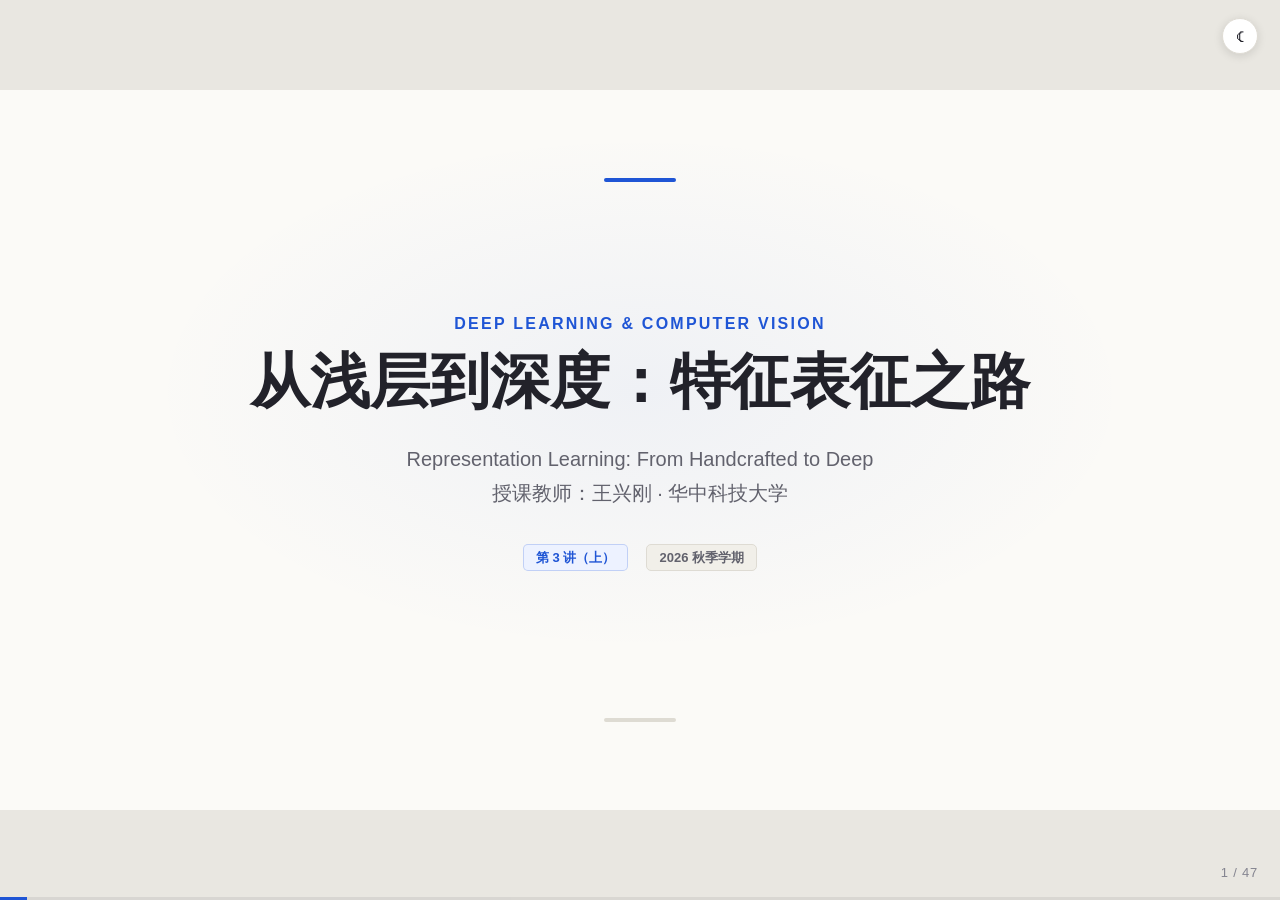
<file: lecture3a.html>
<!DOCTYPE html>
<html lang="zh-CN">
<head>
<meta charset="utf-8">
<meta name="viewport" content="width=device-width, initial-scale=1">
<meta name="theme-color" content="#e9e7e1">
<link rel="icon" href="favicon.svg" type="image/svg+xml">
<title>第3讲（上） · 从浅层到深度：特征表征之路 — 深度学习与计算机视觉</title>
<link rel="stylesheet" href="css/slides.css?v=20260829">
<script src="js/theme.js?v=20260829"></script>
</head>
<body>
<div id="viewport">
  <div id="stage">

<!-- ========== 封面 ========== -->
<section class="slide" data-layout="cover">
  <div class="kicker">Deep Learning &amp; Computer Vision</div>
  <h1 class="cover-title">从浅层到深度：特征表征之路</h1>
  <div class="cover-sub">Representation Learning: From Handcrafted to Deep<br>授课教师：王兴刚 · 华中科技大学</div>
  <div class="cover-lecture">
    <span class="tag">第 3 讲（上）</span>
    <span class="tag neutral">2026 秋季学期</span>
  </div>
</section>

<!-- ========== 导览 ========== -->
<section class="slide" data-layout="bullets">
  <div class="slide-meta"><span>第 3 讲（上） · 从浅层到深度：特征表征之路</span><span class="meta-page">02</span></div>
  <div class="kicker">Overview</div>
  <h2 class="slide-title">本讲（上）关注：<span class="em">表征</span>如何被获得和评价？</h2>
  <div class="slide-body">
    <p class="lead">视觉系统的核心不是分类器，而是把像素变成“好用的表征”。</p>
    <div class="keypoint"><div>视角切换：第二讲按模型结构和能力演进展开；第三讲不再追时间线，而是追问这些模型内部的表征从哪里来、保留了什么，以及没有足够标签时怎样学习。</div></div>
    <ul class="bullets">
      <li>手工设计特征：SIFT、HOG 及其局限</li>
      <li>浅层特征学习：PCA、稀疏编码、中层模式挖掘</li>
      <li>深度表征：CNN 内部学到了什么</li>
      <li>降低标注依赖之一：迁移学习与半监督学习</li>
      <li>降低标注依赖之二：自监督学习（对比学习、掩码建模）—— 见<strong>第 3 讲（下）</strong> <span class="tag">SimCLR</span> <span class="tag warm">MAE</span></li>
    </ul>
  </div>
</section>

<!-- ========== 本讲学习结果 ========== -->
<section class="slide opening-hooks-slide" data-layout="bullets">
  <div class="slide-meta"><span>第 3 讲（上） · 导览</span><span class="meta-page">03</span></div>
  <div class="kicker">Learning Outcomes</div>
  <h2 class="slide-title">学完本讲（上），你应该能判断一种表征是否好用</h2>
  <div class="slide-body">
    <ol class="hook-question-list">
      <li><span>1</span><div>手工特征、监督表征、迁移学习和自监督学习，<strong>信息分别从哪里来？</strong></div></li>
      <li><span>2</span><div>面对平移、颜色、裁剪等变化，<strong>哪些应该忽略，哪些必须保留？</strong></div></li>
      <li><span>3</span><div>面对一个新任务，<strong>线性探针、部分微调还是全量微调</strong>，该怎么选？</div></li>
      <li><span>4</span><div>为什么线性探针不够？还应怎样验证表征对<strong>真实下游任务</strong>有用？</div></li>
    </ol>
    <div class="keypoint warm"><div>“表征好”不是脱离任务的结论。学生需要说清楚：<strong>它保留了什么信息、忽略了什么变化、在哪个任务和评估协议下有效</strong>。自监督方法的具体构造（增广、防坍塌）在第 3 讲（下）展开。</div></div>
  </div>
</section>

<!-- ========== 01 手工特征时代 ========== -->
<section class="slide" data-layout="section">
  <div class="section-num">01</div>
  <div class="section-title">手工特征时代</div>
  <div class="section-sub">在深度学习之前，人们怎样把图像变成可比较的数字？</div>
</section>

<section class="slide" data-layout="gallery">
  <div class="slide-meta"><span>第 3 讲（上） · 手工特征时代</span><span class="meta-page">05</span></div>
  <h2 class="slide-title">SIFT：尺度不变特征变换</h2>
  <div class="gallery-grid" data-cols="2">
    <figure>
      <img loading="lazy" decoding="async" src="assets/lecture3/s002_img1.png" alt="SIFT 关键点与描述子">
      <figcaption>(a) 关键点 → 梯度方向直方图描述子</figcaption>
    </figure>
    <figure>
      <img loading="lazy" decoding="async" src="assets/lecture3/s002_img2.png" alt="SIFT 图像匹配">
      <figcaption>(b) 基于 SIFT 的跨视角图像匹配</figcaption>
    </figure>
  </div>
  <div class="src-note" style="right:170px">图源：Lowe, IJCV 2004</div>
</section>

<section class="slide" data-layout="split">
  <div class="slide-meta"><span>第 3 讲（上） · 手工特征时代</span><span class="meta-page">06</span></div>
  <h2 class="slide-title">HOG：方向梯度直方图</h2>
  <div class="split-body">
    <div class="split-text">
      <ul class="bullets">
        <li>用局部梯度方向直方图描述形状：cell 内统计梯度方向 → block 内归一化 → 按空间网格拼接</li>
        <li>直觉：不追踪精确的边缘坐标，但保留局部区域中的梯度方向分布——得到带粗粒度位置信息的形状素描</li>
        <li>经典组合：<strong>HOG + SVM</strong>——手工特征 + 浅层分类器</li>
        <li>行人检测的里程碑工作（Dalal &amp; Triggs, 2005）</li>
        <li>行人相对刚性，适合用模板表达</li>
      </ul>
      <div class="keypoint"><div>记住：<strong>HOG + SVM</strong> 是深度学习之前视觉任务的标准范式——人工设计特征，机器学习只负责最后的分类器。</div></div>
    </div>
    <div class="split-media">
      <img loading="lazy" decoding="async" src="assets/lecture3/s003_img3.png" alt="HOG 描述子">
      <div class="caption">HOG 描述子与 SVM 权重可视化</div>
    </div>
  </div>
  <div class="src-note" style="right:170px">图源：Dalal &amp; Triggs, CVPR 2005</div>
</section>

<section class="slide flip" data-layout="split">
  <div class="slide-meta"><span>第 3 讲（上） · 手工特征时代</span><span class="meta-page">07</span></div>
  <h2 class="slide-title">HOG + SVM 行人检测</h2>
  <div class="split-body">
    <div class="split-text">
      <ul class="bullets">
        <li>典型范式：<strong>浅层特征 + 浅层分类器</strong></li>
        <li>检测流程：滑动窗口扫描 → 每个窗口提取 HOG → SVM 打分</li>
        <li>在 EPFL / PETS2009 数据集上效果良好</li>
        <li>但模板固定，难以应对复杂变化</li>
      </ul>
      <div class="keypoint warm"><div>注意：这类方法的“智能”几乎全在人工设计的特征里，分类器本身很浅——特征一旦失效，整体就失效。</div></div>
    </div>
    <div class="split-media">
      <img loading="lazy" decoding="async" src="assets/lecture3/s004_img4.png" alt="HOG+SVM 行人检测效果">
      <div class="caption">HOG + SVM 在监控场景中的行人检测结果</div>
    </div>
  </div>
  <div class="src-note" style="right:170px">图源：Dalal &amp; Triggs, CVPR 2005（CS231n 课件）</div>
</section>

<section class="slide robustness-slide" data-layout="bullets">
  <div class="slide-meta"><span>第 3 讲（上） · 手工特征时代</span><span class="meta-page">08</span></div>
  <div class="kicker">Where hand-crafted assumptions break</div>
  <h2 class="slide-title">手工特征不够<span class="em">鲁棒</span>：真实变化往往超出设计假设</h2>
  <div class="slide-body">
    <div class="robustness-grid">
      <div><span>Occlusion</span><strong>遮挡</strong><p>关键点或轮廓被挡住，描述子可能找不到稳定对应。</p></div>
      <div><span>Illumination</span><strong>光照变化</strong><p>阴影、曝光和局部反光会改变梯度与对比度。</p></div>
      <div><span>Appearance / Pose</span><strong>外观与姿态</strong><p>非刚体形变或姿态变化会破坏固定模板的匹配。</p></div>
      <div><span>Viewpoint / Scale</span><strong>视角与尺度</strong><p>超出预设范围的透视与尺度变化仍会改变局部结构。</p></div>
    </div>
    <div class="keypoint warm"><div>注意：手工特征的“不变性”来自<strong>人工假设</strong>（如 SIFT 假设尺度 / 旋转不变）；开放世界中假设一旦不成立，特征就失效。</div></div>
  </div>
</section>

<section class="slide" data-layout="statement">
  <div class="statement-text">与其人工“设计”特征，<br>不如让机器从数据中<span class="em">学习</span>表征。</div>
  <div class="statement-sub">—— 表征学习的出发点</div>
</section>

<section class="slide" data-layout="bullets">
  <div class="slide-meta"><span>第 3 讲（上） · 手工特征时代</span><span class="meta-page">10</span></div>
  <h2 class="slide-title">本章小结：手工特征时代</h2>
  <div class="card-grid" data-cols="3">
    <div class="mini-card"><div class="mc-no">01</div><div class="mc-title">SIFT</div><p>关键点 + 梯度方向直方图描述子，尺度 / 旋转不变，擅长图像匹配。<br>关键术语：<strong>尺度不变</strong>、描述子</p></div>
    <div class="mini-card"><div class="mc-no">02</div><div class="mc-title">HOG + SVM</div><p>方向梯度直方图刻画形状，配 SVM 做行人检测，是“手工特征 + 浅层分类器”的经典范式。<br>关键术语：<strong>模板</strong>、滑动窗口</p></div>
    <div class="mini-card"><div class="mc-no">03</div><div class="mc-title">共同局限</div><p>不变性靠人工假设，在遮挡、光照、姿态、视角、尺度剧变的开放世界中不够鲁棒 → 特征应当<strong>从数据中学</strong>。</p></div>
  </div>
</section>

<!-- ========== 02 什么是好的表征 ========== -->
<section class="slide" data-layout="section">
  <div class="section-num">02</div>
  <div class="section-title">什么是好的表征</div>
  <div class="section-sub">表征应该保留什么、忽略什么，怎样证明它有用？</div>
</section>

<section class="slide" data-layout="split">
  <div class="slide-meta"><span>第 3 讲（上） · 什么是好的表征</span><span class="meta-page">12</span></div>
  <h2 class="slide-title">LeCun 的蛋糕：自监督才是主体</h2>
  <div class="split-body">
    <div class="split-text">
      <ul class="bullets">
        <li>纯强化学习 = 樱桃：偶尔的几个比特奖励</li>
        <li>监督学习 = 糖霜：每样本 10~10,000 比特</li>
        <li>无监督 / 预测学习 = <strong>蛋糕主体</strong>：每样本数百万比特</li>
        <li>“比特”指标签携带的信息量——人工标签的信息远远少于数据本身</li>
        <li>智能的大部分来自对世界的预测式学习</li>
      </ul>
      <div class="keypoint warm"><div>注意：蛋糕是<strong>信息量的直观比喻</strong>，不是严格可测量的监督信号排序定律；它传达的动机是——人工标签的信息远少于数据本身，这是自监督兴起的根本动机。</div></div>
    </div>
    <div class="split-media">
      <img loading="lazy" decoding="async" src="assets/lecture3/s007_img5.png" alt="LeCun 蛋糕比喻">
      <div class="caption">Yann LeCun 著名的“蛋糕”比喻</div>
    </div>
  </div>
  <div class="src-note" style="right:170px">图源：Yann LeCun, NeurIPS 2016 Keynote</div>
</section>

<section class="slide representation-quality-slide" data-layout="bullets">
  <div class="slide-meta"><span>第 3 讲（上） · 什么是好的表征</span><span class="meta-page">13</span></div>
  <h2 class="slide-title">好的表征应具备哪些性质？</h2>
  <div class="slide-body">
    <div class="representation-map">
      <div class="rm-input"><span>输入 x</span><strong>目标信息 + 姿态、光照、背景等干扰</strong></div>
      <div class="rm-encoder"><span>编码器</span><strong>f<sub>θ</sub></strong></div>
      <div class="rm-output"><span>表征 z</span><strong>保留任务需要的信息，减少无关变化</strong></div>
    </div>
    <div class="quality-properties">
      <div><strong>紧凑 compact</strong><p>去除冗余，用更少维度表达有效信息。</p></div>
      <div><strong>充分 sufficient</strong><p>没有丢掉完成下游任务所需的关键因素。</p></div>
      <div><strong>解耦 disentangled</strong><p>姿态、光照等变化尽量由不同因素解释。</p></div>
      <div><strong>可解释 interpretable</strong><p>人能理解维度、方向或区域与语义的关系。</p></div>
    </div>
    <div class="keypoint"><div>记住：判断表征好坏的终极标准是<strong>“下游任务是否变容易”</strong>（Bengio, Courville &amp; Vincent, IEEE TPAMI 2013）。这些性质<strong>依赖任务且相互制约</strong>——对分类无关的姿态信息，对姿态估计却是关键；紧凑、充分、不变、解耦、可解释不一定能同时满足。核心原则：<strong>保留任务需要的信息，抑制任务不需要的变化</strong>。</div></div>
  </div>
</section>

<section class="slide dense" data-layout="table">
  <div class="slide-meta"><span>第 3 讲（上） · 什么是好的表征</span><span class="meta-page">14</span></div>
  <div class="kicker hook-return">回应开场问题 2 · 哪些变化应被保留？</div>
  <h2 class="slide-title">不变性与等变性：要保留什么，取决于任务</h2>
  <div class="table-wrap">
    <table>
      <thead>
        <tr><th>输入变化</th><th>分类任务希望</th><th>定位 / 几何任务希望</th></tr>
      </thead>
      <tbody>
        <tr><td>物体在图像中平移</td><td><strong>近似不变</strong>：仍判断为同一类别</td><td><strong>等变</strong>：预测位置应随之移动</td></tr>
        <tr><td>水平翻转</td><td>多数自然物体分类可保持类别</td><td>文字、交通方向和左右解剖结构可能改变语义</td></tr>
        <tr><td>颜色改变</td><td>形状主导的类别可适度忽略</td><td>细粒度识别、病理和材料检测可能必须保留</td></tr>
        <tr><td>裁剪或遮挡</td><td>可容忍非关键区域缺失</td><td>过强裁剪会删除目标或几何关系</td></tr>
      </tbody>
    </table>
  </div>
  <div class="keypoint"><div>好的表征不是对所有变化都不敏感，而是对<strong>与任务无关的变化保持稳定</strong>，对任务需要的变化保留可预测响应。</div></div>
  <div class="src-note" style="right:170px">依据：Bengio, Courville &amp; Vincent, IEEE TPAMI 2013；SimCLR, ICML 2020</div>
</section>

<section class="slide" data-layout="image-full">
  <div class="slide-meta"><span>第 3 讲（上） · 什么是好的表征</span><span class="meta-page">15</span></div>
  <h2 class="slide-title">如何评估一种表征学习方法？</h2>
  <div class="full-media">
    <img loading="lazy" decoding="async" src="data:image/svg+xml;utf8,<svg xmlns='http://www.w3.org/2000/svg' width='1000' height='400'><rect width='1000' height='400' fill='white'/><rect x='20' y='150' width='170' height='100' rx='10' fill='%23e8eefb' stroke='%232456d6' stroke-width='2'/><text x='105' y='195' font-size='19' text-anchor='middle' fill='%2322222a' font-family='sans-serif'>Unlabeled data</text><text x='105' y='222' font-size='15' text-anchor='middle' fill='%23666' font-family='sans-serif'>lots of it</text><path d='M195 200 L245 200' stroke='%2322222a' stroke-width='3' marker-end='url(%23a)'/><rect x='250' y='150' width='200' height='100' rx='10' fill='%23fbece4' stroke='%23c2521e' stroke-width='2'/><text x='350' y='188' font-size='19' text-anchor='middle' fill='%2322222a' font-family='sans-serif'>Pretext task</text><text x='350' y='212' font-size='15' text-anchor='middle' fill='%23666' font-family='sans-serif'>self-supervised</text><text x='350' y='234' font-size='15' text-anchor='middle' fill='%23666' font-family='sans-serif'>pretraining</text><path d='M455 200 L505 200' stroke='%2322222a' stroke-width='3' marker-end='url(%23a)'/><rect x='510' y='150' width='200' height='100' rx='10' fill='%23e8eefb' stroke='%232456d6' stroke-width='2'/><text x='610' y='188' font-size='19' text-anchor='middle' fill='%2322222a' font-family='sans-serif'>Encoder f&#952;</text><text x='610' y='212' font-size='15' text-anchor='middle' fill='%23c2521e' font-family='sans-serif'>frozen</text><text x='610' y='234' font-size='15' text-anchor='middle' fill='%23666' font-family='sans-serif'>the learned representation</text><path d='M715 200 L765 200' stroke='%2322222a' stroke-width='3' marker-end='url(%23a)'/><rect x='770' y='120' width='210' height='160' rx='10' fill='white' stroke='%232456d6' stroke-width='2.5'/><text x='875' y='152' font-size='18' text-anchor='middle' fill='%232456d6' font-family='sans-serif' font-weight='bold'>Evaluate downstream</text><text x='875' y='182' font-size='15' text-anchor='middle' fill='%2322222a' font-family='sans-serif'>linear probe / k-NN</text><text x='875' y='206' font-size='15' text-anchor='middle' fill='%2322222a' font-family='sans-serif'>few-shot / fine-tune</text><text x='875' y='230' font-size='15' text-anchor='middle' fill='%2322222a' font-family='sans-serif'>detection / segmentation</text><text x='875' y='258' font-size='14' text-anchor='middle' fill='%23666' font-family='sans-serif'>with few labels</text><text x='500' y='330' font-size='16' text-anchor='middle' fill='%23666' font-family='sans-serif'>What matters is not pretext accuracy, but whether the encoder makes downstream tasks easier.</text><defs><marker id='a' markerWidth='8' markerHeight='8' refX='7' refY='4' orient='auto'><path d='M0 0 L8 4 L0 8 z' fill='%2322222a'/></marker></defs></svg>" alt="自监督表征评估流程（自绘示意）">
  </div>
  <div class="caption">不关心代理任务本身做得多好——在下游任务（少量标注）上评估学到的特征提取器（自绘示意）</div>
  <div class="keypoint warm"><div>注意：评估的不是代理任务精度（比如旋转预测准不准），而是学到的编码器在<strong>下游任务</strong>上的表现。代理任务精度高只说明学会了代理任务本身——它也可能被低层纹理、边界或数据集偏差“走捷径”；能否学到语义，要通过迁移实验确认，这与第一讲讨论过的 <strong>shortcut learning</strong> 是同一个问题。</div></div>
</section>

<section class="slide flip" data-layout="split">
  <div class="slide-meta"><span>第 3 讲（上） · 什么是好的表征</span><span class="meta-page">16</span></div>
  <h2 class="slide-title">生物视觉的层级表征</h2>
  <div class="split-body">
    <div class="split-text">
      <ul class="bullets">
        <li>视觉皮层逐级抽象：V1/V2 → V4 → PIT/AIT</li>
        <li>从边缘、纹理到部件、完整物体</li>
        <li>深度网络的层级设计正是受此启发（如 HMAX 类皮层模型）</li>
      </ul>
    </div>
    <div class="split-media">
      <img loading="lazy" decoding="async" src="assets/lecture3/s018_img19.png" alt="视觉皮层层级">
      <div class="caption">大脑视觉通路的层级结构（Serre, 2014）</div>
    </div>
  </div>
  <div class="src-note" style="right:170px">图源：Serre et al., IEEE TPAMI 2007（教程版式：Serre, 2014）</div>
</section>

<section class="slide" data-layout="bullets">
  <div class="slide-meta"><span>第 3 讲（上） · 什么是好的表征</span><span class="meta-page">17</span></div>
  <h2 class="slide-title">本章小结：什么是好的表征</h2>
  <div class="card-grid" data-cols="3">
    <div class="mini-card"><div class="mc-no">01</div><div class="mc-title">评价与任务相关</div><p>紧凑、充分等性质可作参考；应对无关变化保持<strong>不变</strong>，对位置等任务变量保持<strong>等变</strong>。</p></div>
    <div class="mini-card"><div class="mc-no">02</div><div class="mc-title">看下游能力</div><p>不看代理任务精度，而要检查表征能否让分类、检索、密集预测等<strong>实际下游任务</strong>变容易。</p></div>
    <div class="mini-card"><div class="mc-no">03</div><div class="mc-title">两点启示</div><p>LeCun 蛋糕（信息量比喻）：自监督的信息量远大于监督；生物视觉的<strong>层级抽象</strong>启发了深度网络设计。</p></div>
  </div>
</section>

<!-- ========== 03 浅层特征学习 ========== -->
<section class="slide" data-layout="section">
  <div class="section-num">03</div>
  <div class="section-title">浅层特征学习</div>
  <div class="section-sub">不使用深网络，能否从数据中自动发现特征？</div>
</section>

<section class="slide" data-layout="split">
  <div class="slide-meta"><span>第 3 讲（上） · 浅层特征学习</span><span class="meta-page">19</span></div>
  <h2 class="slide-title">PCA：学习一组本征基向量</h2>
  <div class="split-body">
    <div class="split-text">
      <ul class="bullets">
        <li>寻找数据方差最大的一组正交基（本征表示）</li>
        <li>直觉：给高维数据找“主轴”，保留数据变化最大的方向</li>
        <li>以<strong>重建 / 压缩</strong>为目标的线性降维</li>
        <li>第一个本征脸对应最大方差方向，依次递减</li>
        <li>数据驱动，但只是线性、浅层的变换</li>
      </ul>
      <div class="keypoint warm"><div>注意：PCA 最大化投影方差，等价于最小化<strong>线性重建误差</strong>；“方差最大 = 信息量最大”只在特定分布假设下才成立，不能直接等同。且 PCA 是<strong>线性</strong>方法，只看二阶统计量；人脸角度、表情等非线性变化它表达不了。</div></div>
    </div>
    <div class="split-media">
      <img loading="lazy" decoding="async" src="assets/lecture3/s016_img14.png" alt="本征脸">
      <div class="caption">前 10 个本征脸（Eigenface）</div>
    </div>
  </div>
  <div class="src-note" style="right:170px">图源：Turk &amp; Pentland, J. Cognitive Neuroscience 1991</div>
</section>

<section class="slide" data-layout="image-full">
  <div class="slide-meta"><span>第 3 讲（上） · 浅层特征学习</span><span class="meta-page">20</span></div>
  <h2 class="slide-title">PCA 人脸重建：保留了什么，丢了什么？</h2>
  <div class="full-media">
    <img loading="lazy" decoding="async" src="assets/lecture3/pca_recon_compare.png" alt="原图与 PCA 重建对齐对比">
  </div>
  <div class="caption">对齐对比（上行原图 / 下行重建）：身份与大尺度结构保留良好，但高频细节丢失、出现“叠影”伪影——线性基的表达能力上限</div>
  <div class="src-note" style="right:170px">图源：Turk &amp; Pentland, J. Cognitive Neuroscience 1991（裁剪重排）</div>
</section>

<section class="slide" data-layout="split">
  <div class="slide-meta"><span>第 3 讲（上） · 浅层特征学习</span><span class="meta-page">21</span></div>
  <h2 class="slide-title">稀疏表示：字典上的稀疏组合</h2>
  <div class="split-body">
    <div class="split-text">
      <ul class="bullets">
        <li>测试样本 = 训练字典的<strong>稀疏线性组合</strong> + 稀疏误差</li>
        <li>求解 L1 最小化：min ‖x‖₁，s.t. Ax = y</li>
        <li>直观理解：用尽可能少的训练样本拼出测试样本，因此大部分系数为零</li>
        <li>遮挡 / 噪声被建模为稀疏误差项，因此对它们很鲁棒</li>
      </ul>
      <div class="keypoint"><div>记住：稀疏表示把<strong>遮挡当成稀疏误差</strong>显式建模，这是它在遮挡人脸识别上鲁棒的根本原因。</div></div>
    </div>
    <div class="split-media">
      <img loading="lazy" decoding="async" src="assets/lecture3/s017_img17.png" alt="稀疏表示人脸识别">
      <div class="caption">稀疏表示人脸识别：遮挡 / 噪声下仍可定位正确身份</div>
    </div>
  </div>
  <div class="src-note" style="right:170px">图源：Wright et al., IEEE TPAMI 2009</div>
</section>

<section class="slide" data-layout="image-full">
  <div class="slide-meta"><span>第 3 讲（上） · 浅层特征学习</span><span class="meta-page">22</span></div>
  <h2 class="slide-title">经典目标识别流水线</h2>
  <div class="full-media">
    <img loading="lazy" decoding="async" src="assets/lecture3/s019_img20.png" alt="经典识别流水线">
  </div>
  <div class="caption">手工特征提取器 → BoW 中层模型（Segments / Parts）→ 分类器</div>
  <div class="src-note" style="right:170px">图源：Stanford CS231n 课件</div>
</section>

<section class="slide" data-layout="split">
  <div class="slide-meta"><span>第 3 讲（上） · 浅层特征学习</span><span class="meta-page">23</span></div>
  <h2 class="slide-title">多示例学习（MIL）</h2>
  <div class="split-body">
    <div class="split-text">
      <ul class="bullets">
        <li>标注以“包”为单位：<strong>正包</strong>至少含一个正实例</li>
        <li><strong>负包</strong>中所有实例都是负例</li>
        <li>类比：一袋糖果里只要有一颗是草莓味，整袋就标为“草莓包”</li>
        <li>适合弱标注：图像级标签 → 挖掘区域级概念</li>
      </ul>
    </div>
    <div class="split-media">
      <img loading="lazy" decoding="async" src="assets/lecture3/s021_img26.png" alt="多示例学习">
      <div class="caption">多示例学习中的正包与负包</div>
    </div>
  </div>
  <div class="src-note" style="right:170px">图源：多示例学习示意图（CS231n 课件）</div>
</section>

<section class="slide flip" data-layout="split">
  <div class="slide-meta"><span>第 3 讲（上） · 浅层特征学习</span><span class="meta-page">24</span></div>
  <h2 class="slide-title">挖掘有判别力的中层视觉模式</h2>
  <div class="split-body">
    <div class="split-text">
      <ul class="bullets">
        <li>用多示例学习从图像块中挖掘判别性模式（G-code）</li>
        <li>聚类 + 空间金字塔，汇聚成整图表征</li>
        <li>MIT Indoor 67 场景分类准确率 50.15%，当时最优</li>
        <li>Wang et al., MMDL, ICML 2013</li>
        <li><strong>局限 / 失败条件</strong>：假设判别性图像块能被聚类稳定挖掘——类别内差异大、背景主导或模式不重复出现时，模式挖掘会失效，且流水线各环节的误差逐级累积</li>
      </ul>
      <div class="keypoint"><div>记住：浅层学习的上限在于——特征可以学，但<strong>层层之间的组合方式仍是人工搭建</strong>的。</div></div>
    </div>
    <div class="split-media">
      <img loading="lazy" decoding="async" src="assets/lecture3/s023_img62.png" alt="MMDL 中层模式挖掘">
      <div class="caption">MMDL：从训练图像挖掘中层判别模式并构建图像表征</div>
    </div>
  </div>
  <div class="src-note" style="right:170px">图源：Wang et al., ICML 2013</div>
</section>

<section class="slide" data-layout="bullets">
  <div class="slide-meta"><span>第 3 讲（上） · 浅层特征学习</span><span class="meta-page">25</span></div>
  <h2 class="slide-title">本章小结：浅层特征学习</h2>
  <div class="card-grid" data-cols="2">
    <div class="mini-card"><div class="mc-no">01</div><div class="mc-title">PCA / 本征脸</div><p>以重建为目标的<strong>线性</strong>降维：找方差最大的正交基。局限：无法表达非线性结构。</p></div>
    <div class="mini-card"><div class="mc-no">02</div><div class="mc-title">稀疏表示</div><p>测试样本 = 字典的稀疏组合 + 稀疏误差；L1 最小化求解；对<strong>遮挡 / 噪声</strong>鲁棒。</p></div>
    <div class="mini-card"><div class="mc-no">03</div><div class="mc-title">中层模式挖掘</div><p>多示例学习（MIL）从弱标注中挖掘判别性图像块模式，聚类 + 空间金字塔汇聚成整图表征。</p></div>
    <div class="mini-card"><div class="mc-no">04</div><div class="mc-title">历史定位</div><p>特征开始“学”了，但流水线仍靠人工串联——为<strong>端到端深度学习</strong>埋下伏笔。</p></div>
  </div>
</section>

<!-- ========== 04 深度表征学习 ========== -->
<section class="slide" data-layout="section">
  <div class="section-num">04</div>
  <div class="section-title">深度表征学习</div>
  <div class="section-sub">多层网络内部究竟学到了哪些视觉模式？</div>
</section>

<section class="slide" data-layout="split">
  <div class="slide-meta"><span>第 3 讲（上） · 深度表征学习</span><span class="meta-page">27</span></div>
  <h2 class="slide-title">深度学习：一切模块皆可学习</h2>
  <div class="split-body">
    <div class="split-text">
      <ul class="bullets">
        <li>特征提取不再手工设计，改由数据驱动学习</li>
        <li>边缘 / 纹理 / 部件 / 分类器<strong>全部从数据中学</strong></li>
        <li>整个流水线端到端联合优化</li>
      </ul>
      <div class="keypoint"><div>记住：<strong>端到端</strong> = 特征提取与分类器不再分开设计，而由同一个损失函数联合优化——误差信号一路反传到最底层。</div></div>
      <div class="keypoint warm"><div>注意：人工设计并未消失——网络架构、损失函数、数据增广、优化器、数据采样和归纳偏置仍由人设计。深度学习减少的是<strong>手工特征设计</strong>，而不是消除人工设计。</div></div>
    </div>
    <div class="split-media">
      <img loading="lazy" decoding="async" src="assets/lecture3/s025_img65.png" alt="深度学习流水线">
      <div class="caption">与经典流水线对照：所有方框都变成“可学习”</div>
    </div>
  </div>
  <div class="src-note" style="right:170px">图源：Stanford CS231n 课件</div>
</section>

<section class="slide" data-layout="split">
  <div class="slide-meta"><span>第 3 讲（上） · 深度表征学习</span><span class="meta-page">28</span></div>
  <h2 class="slide-title">CNN 第一层学到什么？</h2>
  <div class="split-body">
    <div class="split-text">
      <ul class="bullets">
        <li>第一层自发学到<strong>类 Gabor</strong> 的边缘与颜色滤波器</li>
        <li>Gabor 滤波器是手工时代的经典边缘检测器——CNN 自己“重新发明”了它</li>
        <li>可视化方法：寻找使某滤波器响应最强的图像块</li>
        <li>与手工特征时代的边缘检测器惊人相似</li>
      </ul>
    </div>
    <div class="split-media">
      <img loading="lazy" decoding="async" src="assets/lecture3/s028_img67.png" alt="CNN 第一层滤波器">
      <div class="caption">第一层滤波器及其最强响应图像块</div>
    </div>
  </div>
  <div class="src-note" style="right:170px">图源：Zeiler &amp; Fergus, ECCV 2014</div>
</section>

<section class="slide" data-layout="gallery">
  <div class="slide-meta"><span>第 3 讲（上） · 深度表征学习</span><span class="meta-page">29</span></div>
  <h2 class="slide-title">CNN 逐层抽象：从纹理到物体</h2>
  <div class="gallery-grid" data-cols="3">
    <figure>
      <img loading="lazy" decoding="async" src="assets/lecture3/s029_img68.png" alt="第二层响应">
      <figcaption>(a) Layer 2：纹理与简单图案</figcaption>
    </figure>
    <figure>
      <img loading="lazy" decoding="async" src="assets/lecture3/s031_img70.png" alt="第四层响应">
      <figcaption>(b) Layer 4：物体部件（狗脸、钟表）</figcaption>
    </figure>
    <figure>
      <img loading="lazy" decoding="async" src="assets/lecture3/s032_img71.png" alt="第五层响应">
      <figcaption>(c) Layer 5：完整物体与场景</figcaption>
    </figure>
  </div>
  <div class="src-note" style="right:170px">图源：Zeiler &amp; Fergus, ECCV 2014</div>
</section>

<section class="slide" data-layout="image-full">
  <div class="slide-meta"><span>第 3 讲（上） · 深度表征学习</span><span class="meta-page">30</span></div>
  <h2 class="slide-title">CNN “学会”了经典识别流水线</h2>
  <div class="full-media">
    <img loading="lazy" decoding="async" src="assets/lecture3/s033_img72.png" alt="CNN 学到经典流水线">
  </div>
  <div class="caption">网络内部自发形成 边缘 → 纹理 → 部件 → 物体 的层级表征</div>
  <div class="src-note" style="right:170px">图源：Stanford CS231n 课件；可视化：Zeiler &amp; Fergus, ECCV 2014</div>
</section>

<section class="slide" data-layout="bullets">
  <div class="slide-meta"><span>第 3 讲（上） · 深度表征学习</span><span class="meta-page">31</span></div>
  <h2 class="slide-title">本章小结：深度表征学习</h2>
  <div class="card-grid" data-cols="3">
    <div class="mini-card"><div class="mc-no">01</div><div class="mc-title">端到端学习</div><p>所有模块可学习，同一损失联合优化——手工流水线被整体取代。<br>关键术语：<strong>end-to-end</strong></p></div>
    <div class="mini-card"><div class="mc-no">02</div><div class="mc-title">CNN 内部表征</div><p>可视化显示：网络自发形成 边缘 → 纹理 → 部件 → 物体 的<strong>层级结构</strong>，与生物视觉和经典流水线对应。</p></div>
    <div class="mini-card"><div class="mc-no">03</div><div class="mc-title">代价</div><p>强监督学到好表征，但依赖<strong>海量人工标注</strong>——引出后续的迁移 / 半监督 / 自监督。</p></div>
  </div>
</section>

<section class="slide" data-layout="statement">
  <div class="statement-text">强监督深度学习可以学到好的表征，<br>但代价是<span class="em">海量人工标注</span>。</div>
  <div class="statement-sub">—— 接下来的问题：如何减少对标签的依赖？</div>
</section>

<!-- ========== 05 迁移学习 ========== -->
<section class="slide" data-layout="section">
  <div class="section-num">05</div>
  <div class="section-title">迁移学习</div>
  <div class="section-sub">为什么在别的数据上学到的参数可以帮助新任务？</div>
</section>

<section class="slide" data-layout="image-full">
  <div class="slide-meta"><span>第 3 讲（上） · 迁移学习</span><span class="meta-page">34</span></div>
  <h2 class="slide-title">预训练 → 微调 → 测试</h2>
  <div class="full-media">
    <img loading="lazy" decoding="async" src="assets/lecture3/s037_img75.png" alt="预训练与微调">
  </div>
  <div class="caption">微调（finetuning）：从旧任务学到的表征出发，用少量数据适配新任务</div>
  <div class="src-note" style="right:170px">图源：Stanford CS231n 课件</div>
</section>

<section class="slide" data-layout="split">
  <div class="slide-meta"><span>第 3 讲（上） · 迁移学习</span><span class="meta-page">35</span></div>
  <h2 class="slide-title">微调实践：迁移的是“权重”</h2>
  <div class="split-body">
    <div class="split-text">
      <p class="lead">“好的表征让后续的学习任务更容易。”—— Goodfellow et al.,《Deep Learning》, 2016</p>
      <ul class="bullets">
        <li>“学到的表征”具体就是网络的<strong>权重与偏置</strong></li>
        <li>保留骨干网络，替换最后的分类头</li>
        <li>新任务只需少量标注即可达到好效果</li>
      </ul>
      <div class="keypoint"><div>记住：微调的本质是<strong>迁移权重</strong>——骨干冻结或小学习率更新，只把新分类头训练好。</div></div>
    </div>
    <div class="split-media">
      <img loading="lazy" decoding="async" src="assets/lecture3/s038_img76.png" alt="微调实践">
      <div class="caption">预训练（物体识别）→ 微调（场景识别）</div>
    </div>
  </div>
  <div class="src-note" style="right:170px">图源：Stanford CS231n 课件</div>
</section>

<!-- ========== 实践指南：微调策略 ========== -->
<section class="slide dense" data-layout="table">
  <div class="slide-meta"><span>第 3 讲（上） · 迁移学习</span><span class="meta-page">36</span></div>
  <div class="kicker hook-return">回应开场问题 3 · 微调策略怎么选？</div>
  <h2 class="slide-title">实践指南：线性探针、部分微调，还是全量微调？</h2>
  <div class="table-wrap">
    <table>
      <thead><tr><th>策略</th><th>什么时候选</th><th>冻结与学习率怎么设</th><th>典型风险</th></tr></thead>
      <tbody>
        <tr><td><strong>线性探针</strong>（全部冻结）</td><td>标注极少（几十~几百张）；或目的是公平比较预训练表征</td><td>编码器全冻结，只训练线性头；正常学习率即可</td><td>对非线性任务欠拟合——低分不代表特征里没有信息</td></tr>
        <tr><td><strong>部分微调</strong>（解冻后几层）</td><td>中等标注量；源域与目标域比较接近</td><td>冻结底层（通用边缘纹理），解冻高层；高层用 1/10 学习率，新分类头可正常</td><td>解冻层数过多 → 小数据上过拟合</td></tr>
        <tr><td><strong>全量微调</strong></td><td>标注较充足，或目标域与源域差异大（如医学影像、遥感）</td><td>全网小学习率（如 1e-4），分类头可大 10 倍；配合较强增广</td><td>灾难性遗忘、过拟合；小数据上慎用</td></tr>
      </tbody>
    </table>
  </div>
  <div class="keypoint warm"><div>对照实验纪律：一次只改一个因素（冻结层数 / 学习率 / 增广），固定数据划分与随机种子。<strong>识别负迁移</strong>：微调后不如从头训练，或验证集早早过拟合——先检查源域差距与增广是否破坏了任务语义。</div></div>
</section>

<section class="slide flip" data-layout="split">
  <div class="slide-meta"><span>第 3 讲（上） · 迁移学习</span><span class="meta-page">37</span></div>
  <h2 class="slide-title">监督学习的代价：标签从哪来？</h2>
  <div class="split-body">
    <div class="split-text">
      <ul class="bullets">
        <li>监督学习 = 图像 X + 人工标签 Y</li>
        <li>每一个标签背后都是人工标注的成本</li>
        <li>标注昂贵、规模受限——能否利用海量无标注数据？</li>
      </ul>
      <div class="keypoint warm"><div>注意：标注成本随任务精细度急剧上升——图像级分类 ≪ 检测框 ≪ 像素级分割 / 关键点。</div></div>
    </div>
    <div class="split-media">
      <img loading="lazy" decoding="async" src="assets/lecture3/s039_img77.png" alt="监督学习依赖人工标注">
      <div class="caption">监督学习的标签来自人工标注</div>
    </div>
  </div>
  <div class="src-note" style="right:170px">图源：Stanford CS231n 课件</div>
</section>

<section class="slide" data-layout="split">
  <div class="slide-meta"><span>第 3 讲（上） · 迁移学习</span><span class="meta-page">38</span></div>
  <h2 class="slide-title">异构网络之间的知识迁移</h2>
  <div class="split-body">
    <div class="split-text">
      <ul class="bullets">
        <li>知识不仅跨任务迁移，还能<strong>跨网络结构</strong>迁移</li>
        <li>在深度 / 宽度 / 卷积核三个级别做参数重映射</li>
        <li>架构适配总成本较 DPC 降低约三个数量级</li>
        <li>Fang et al., FNA++, IEEE TPAMI 2021</li>
        <li><strong>局限 / 失败条件</strong>：假设异构架构间存在可学习的参数映射——结构差异过大、或源任务与目标任务差距太大时，重映射收益消失，仍需重新训练或搜索</li>
      </ul>
    </div>
    <div class="split-media">
      <img loading="lazy" decoding="async" src="assets/lecture3/s042_img80.png" alt="FNA++ 参数重映射">
      <div class="caption">FNA++：深度 / 宽度 / 卷积核级别的参数重映射</div>
    </div>
  </div>
  <div class="src-note" style="right:170px">图源：Fang et al., IEEE TPAMI 2021</div>
</section>

<section class="slide" data-layout="bullets">
  <div class="slide-meta"><span>第 3 讲（上） · 迁移学习</span><span class="meta-page">39</span></div>
  <h2 class="slide-title">本章小结：迁移学习</h2>
  <div class="card-grid" data-cols="3">
    <div class="mini-card"><div class="mc-no">01</div><div class="mc-title">预训练 → 微调</div><p>微调以<strong>预训练权重作为初始化</strong>，复用其中编码的表征，保留骨干、替换分类头；迁移还可通过冻结特征、蒸馏、提示学习和模型输出完成，不总是直接迁移全部权重。</p></div>
    <div class="mini-card"><div class="mc-no">02</div><div class="mc-title">策略选择</div><p>线性探针 / 部分微调 / 全量微调按<strong>标注量与域差距</strong>选择；一次只改一个因素做对照。</p></div>
    <div class="mini-card"><div class="mc-no">03</div><div class="mc-title">跨结构迁移</div><p>知识还能跨网络结构迁移（如 FNA++ 的参数重映射），但预训练仍依赖<strong>人工标注</strong>。</p></div>
  </div>
</section>

<!-- ========== 06 半监督学习 ========== -->
<section class="slide" data-layout="section">
  <div class="section-num">06</div>
  <div class="section-title">半监督学习</div>
  <div class="section-sub">标签很少时，怎样利用大量未标注图像？</div>
</section>

<section class="slide" data-layout="split">
  <div class="slide-meta"><span>第 3 讲（上） · 半监督学习</span><span class="meta-page">41</span></div>
  <h2 class="slide-title">半监督学习：伪标签</h2>
  <div class="split-body">
    <div class="split-text">
      <ul class="bullets">
        <li>设定：少量标注数据 + 大量无标注数据</li>
        <li>用当前模型为无标注数据生成<strong>伪标签</strong></li>
        <li>在“标注 + 伪标注”数据上重新训练，迭代提升</li>
      </ul>
      <div class="keypoint warm"><div>注意：伪标签会把模型的错误<strong>自我强化</strong>（确认偏差，confirmation bias）——实践中必须用置信度阈值过滤低质量伪标签。</div></div>
    </div>
    <div class="split-media">
      <img loading="lazy" decoding="async" src="assets/lecture3/s046_img87.png" alt="伪标签流程">
      <div class="caption">伪标签：模型自己为无标注数据“造”标签</div>
    </div>
  </div>
  <div class="src-note" style="right:170px">图源：伪标签流程示意（方法：Lee, ICMLW 2013）</div>
</section>

<section class="slide flip" data-layout="split">
  <div class="slide-meta"><span>第 3 讲（上） · 半监督学习</span><span class="meta-page">42</span></div>
  <h2 class="slide-title">FixMatch：弱增广出标签，强增广学一致</h2>
  <div class="split-body">
    <div class="split-text">
      <ul class="bullets">
        <li>弱增广图像的预测超过阈值 → 转化为 one-hot 伪标签</li>
        <li>强增广图像的预测与伪标签计算交叉熵</li>
        <li>核心：同一语义的不同视图应有<strong>一致预测</strong></li>
        <li>Sohn et al., NeurIPS 2020</li>
      </ul>
      <div class="keypoint"><div>记住：FixMatch 的分工——<strong>弱增广</strong>负责产出可信伪标签，<strong>强增广</strong>负责学习“扰动下预测不变”。</div></div>
    </div>
    <div class="split-media">
      <img loading="lazy" decoding="async" src="assets/lecture3/s048_img90.png" alt="FixMatch">
      <div class="caption">FixMatch：一致性 + 伪标签的统一框架</div>
    </div>
  </div>
  <div class="src-note" style="right:170px">图源：Sohn et al., NeurIPS 2020</div>
</section>

<section class="slide" data-layout="split">
  <div class="slide-meta"><span>第 3 讲（上） · 半监督学习</span><span class="meta-page">43</span></div>
  <h2 class="slide-title">Mean Teacher：师生一致性</h2>
  <div class="split-body">
    <div class="split-text">
      <ul class="bullets">
        <li>学生网络正常梯度训练</li>
        <li>教师网络 = 学生参数的<strong>指数滑动平均</strong>（EMA）</li>
        <li>θ′<sub>t</sub> = αθ′<sub>t−1</sub> + (1−α)θ<sub>t</sub>，α 接近 1（如 0.99），教师变化缓慢</li>
        <li>直观理解：教师是学生参数的长期平均，因此提供的学习目标更稳定</li>
        <li>Tarvainen &amp; Valpola, NeurIPS 2017</li>
      </ul>
      <div class="keypoint"><div>记住：一致性正则的核心假设——对输入做小扰动（增广 / 噪声 / 不同模型），<strong>预测结果不应改变</strong>。</div></div>
    </div>
    <div class="split-media">
      <img loading="lazy" decoding="async" src="assets/lecture3/s049_img93.png" alt="Mean Teacher">
      <div class="caption">Mean Teacher：教师由学生 EMA 更新，提供更稳定的目标</div>
    </div>
  </div>
  <div class="src-note" style="right:170px">图源：Tarvainen &amp; Valpola, NeurIPS 2017</div>
</section>

<section class="slide" data-layout="bullets">
  <div class="slide-meta"><span>第 3 讲（上） · 半监督学习</span><span class="meta-page">44</span></div>
  <h2 class="slide-title">本章小结：半监督学习</h2>
  <div class="card-grid" data-cols="3">
    <div class="mini-card"><div class="mc-no">01</div><div class="mc-title">伪标签</div><p>模型自己给无标注数据“造”标签再自训；陷阱是<strong>确认偏差</strong>，需置信度阈值。</p></div>
    <div class="mini-card"><div class="mc-no">02</div><div class="mc-title">FixMatch</div><p><strong>弱增广出标签、强增广学一致</strong>，把伪标签与一致性正则统一到一个框架。</p></div>
    <div class="mini-card"><div class="mc-no">03</div><div class="mc-title">Mean Teacher</div><p>教师 = 学生参数的 <strong>EMA</strong>，目标更稳定；一致性假设贯穿所有半监督方法。</p></div>
  </div>
</section>

<!-- ========== 全讲总结 ========== -->
<section class="slide dense hook-answer-slide" data-layout="table">
  <div class="slide-meta"><span>第 3 讲（上） · 从浅层到深度：特征表征之路</span><span class="meta-page">45</span></div>
  <div class="kicker">Closing the Loop</div>
  <h2 class="slide-title">回到开场：判断表征是否好用，先回答这四件事</h2>
  <div class="table-wrap">
    <table>
      <thead><tr><th>开场问题</th><th>现在应能给出的回答</th></tr></thead>
      <tbody>
        <tr><td><strong>1 · 学习信号</strong></td><td>区分人工设计、人工标签、预训练权重和数据内部关系分别提供了什么信息。</td></tr>
        <tr><td><strong>2 · 保留与忽略</strong></td><td>对任务无关变化保持不变；对位置、方向或细粒度属性等任务变量保留响应，必要时保持等变。</td></tr>
        <tr><td><strong>3 · 微调策略</strong></td><td>按标注量与源域差距选择线性探针、部分微调或全量微调；一次只改一个因素，警惕负迁移。</td></tr>
        <tr><td><strong>4 · 评价协议</strong></td><td>线性探针只看线性可分性；还要按用途检查检索、少样本微调、密集迁移、跨域表现和失败样例。</td></tr>
      </tbody>
    </table>
  </div>
  <div class="keypoint"><div>面对自己的任务，最后用三句话落地：希望表征<strong>保留什么、忽略什么、准备怎样验证</strong>。增广如何定义不变性、训练如何防止坍塌，见第 3 讲（下）。</div></div>
</section>

<!-- ========== 结束页 ========== -->
<section class="slide" data-layout="statement">
  <div class="statement-text">特征可以从数据中学，也可以从旧任务借；<br>当标注真正稀缺时，<br><span class="em">数据本身</span>就是监督信号。</div>
  <div class="statement-sub">第 3 讲（上）完 · 下讲：自监督时代的表征学习</div>
</section>

<!-- ========== 参考文献（附录） ========== -->
<section class="slide refs" data-layout="bullets">
  <div class="slide-meta"><span>第 3 讲（上） · 参考文献</span><span class="meta-page">47</span></div>
  <div class="kicker">Appendix</div>
  <h2 class="slide-title">参考文献（附录）：手工特征 · 浅层与深度表征 · 弱监督</h2>
  <ol class="ref-list cols-2">
    <li><span class="ref-title">Distinctive Image Features from Scale-Invariant Keypoints</span>. <span class="ref-venue">Lowe. IJCV 2004.</span></li>
    <li><span class="ref-title">Histograms of Oriented Gradients for Human Detection</span>. <span class="ref-venue">Dalal &amp; Triggs. CVPR 2005.</span></li>
    <li><span class="ref-title">Eigenfaces for Recognition</span>. <span class="ref-venue">Turk &amp; Pentland. Journal of Cognitive Neuroscience 1991.</span></li>
    <li><span class="ref-title">Robust Face Recognition via Sparse Representation</span>. <span class="ref-venue">Wright, Yang, Ganesh, Sastry, Ma. IEEE TPAMI 2009.</span></li>
    <li><span class="ref-title">Max-Margin Multiple-Instance Dictionary Learning</span>. <span class="ref-venue">Wang, Wang, Bai, Liu, Tu. ICML 2013.</span></li>
    <li><span class="ref-title">Representation Learning: A Review and New Perspectives</span>. <span class="ref-venue">Bengio, Courville, Vincent. IEEE TPAMI 2013.</span></li>
    <li><span class="ref-title">Robust Object Recognition with Cortex-Like Mechanisms</span>. <span class="ref-venue">Serre, Wolf, Bileschi, Riesenhuber, Poggio. IEEE TPAMI 2007.</span></li>
    <li><span class="ref-title">Visualizing and Understanding Convolutional Networks</span>. <span class="ref-venue">Zeiler &amp; Fergus. ECCV 2014.</span></li>
    <li><span class="ref-title">Deep Learning</span>. <span class="ref-venue">Goodfellow, Bengio, Courville. MIT Press 2016.</span></li>
    <li><span class="ref-title">FNA++: Fast Network Adaptation via Parameter Remapping and Architecture Search</span>. <span class="ref-venue">Fang, Sun, Zhang, Peng, Li, Liu, Wang. IEEE TPAMI 2021.</span></li>
    <li><span class="ref-title">Mean Teachers Are Better Role Models: Weight-Averaged Consistency Targets Improve Semi-Supervised Deep Learning Results</span>. <span class="ref-venue">Tarvainen &amp; Valpola. NeurIPS 2017.</span></li>
    <li><span class="ref-title">FixMatch: Simplifying Semi-Supervised Learning with Consistency and Confidence</span>. <span class="ref-venue">Sohn et al. NeurIPS 2020.</span></li>
  </ol>
</section>

  </div><!-- /#stage -->
</div><!-- /#viewport -->

<div id="pager"></div>
<div id="progress-track"><div id="progress"></div></div>
<script src="js/slides.js?v=20260829"></script>
</body>
</html>
</file>
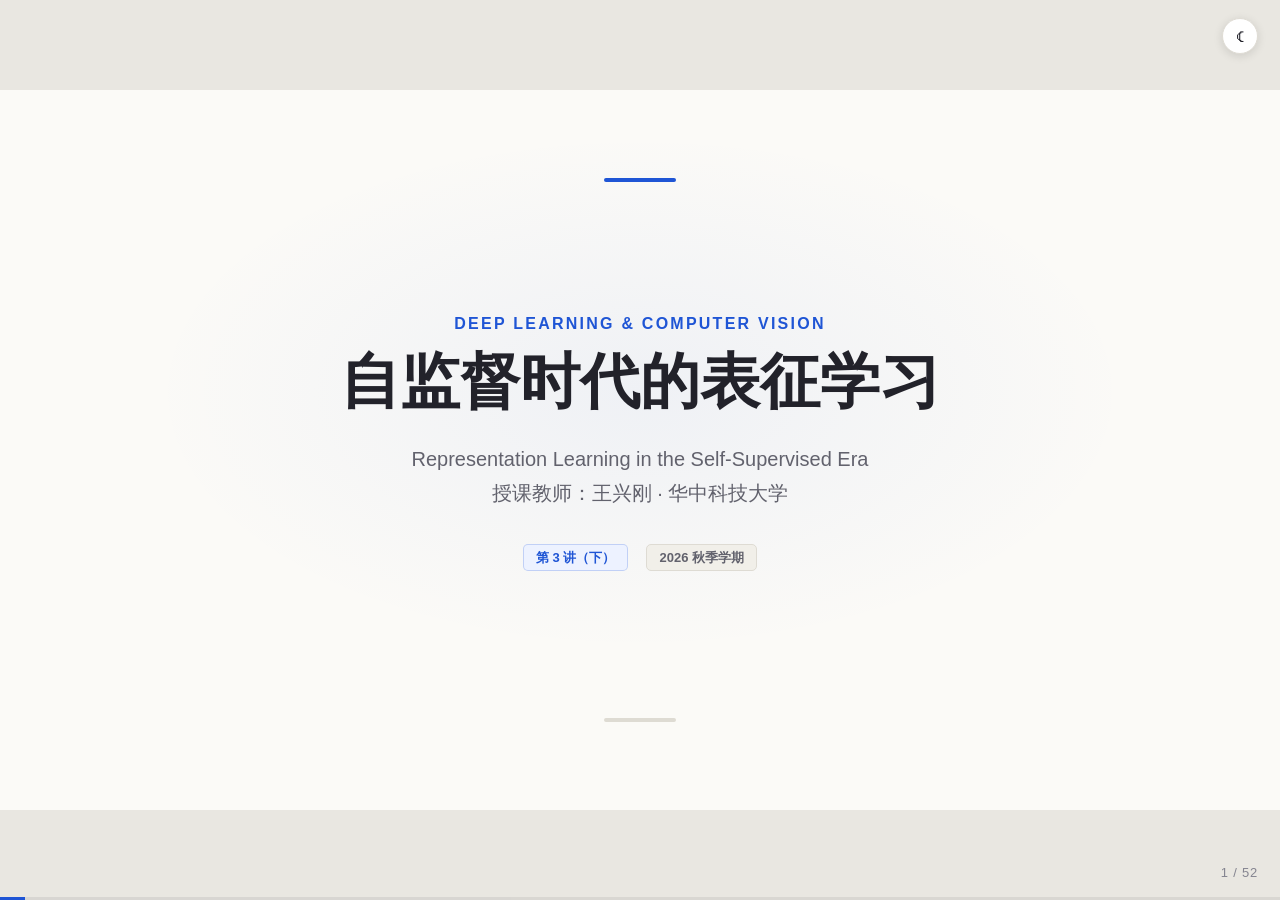
<file: lecture3b.html>
<!DOCTYPE html>
<html lang="zh-CN">
<head>
<meta charset="utf-8">
<meta name="viewport" content="width=device-width, initial-scale=1">
<meta name="theme-color" content="#e9e7e1">
<link rel="icon" href="favicon.svg" type="image/svg+xml">
<title>第3讲（下） · 自监督时代的表征学习 — 深度学习与计算机视觉</title>
<link rel="stylesheet" href="css/slides.css?v=20260829">
<script src="js/theme.js?v=20260829"></script>
</head>
<body>
<div id="viewport">
  <div id="stage">

<!-- ========== 封面 ========== -->
<section class="slide" data-layout="cover">
  <div class="kicker">Deep Learning &amp; Computer Vision</div>
  <h1 class="cover-title">自监督时代的表征学习</h1>
  <div class="cover-sub">Representation Learning in the Self-Supervised Era<br>授课教师：王兴刚 · 华中科技大学</div>
  <div class="cover-lecture">
    <span class="tag">第 3 讲（下）</span>
    <span class="tag neutral">2026 秋季学期</span>
  </div>
</section>

<!-- ========== 导览 ========== -->
<section class="slide" data-layout="bullets">
  <div class="slide-meta"><span>第 3 讲（下） · 自监督时代的表征学习</span><span class="meta-page">02</span></div>
  <div class="kicker">Overview</div>
  <h2 class="slide-title">本讲（下）关注：监督信号如何来自<span class="em">数据本身</span>？</h2>
  <div class="slide-body">
    <p class="lead">承接上讲：迁移与半监督仍依赖人工标注的起点；自监督把标签彻底从数据中构造出来。</p>
    <ul class="bullets">
      <li>自监督学习的范式与评估：代理任务、两阶段、线性探针 <span class="tag">Preface</span></li>
      <li>判别式自监督：对比学习（SimCLR、MoCo、CLIP、SigLIP）与非对比自蒸馏（BYOL、DINO → DINOv3） <span class="tag warm">InfoNCE</span></li>
      <li>掩码建模与自回归：BERT、MAE、EVA、JEPA 系列</li>
      <li>实践指南：方法怎么选、坍塌与过拟合怎么查</li>
      <li>拓展（选讲）：隐式神经表示（INR）与 3D 表征——另一种“表征”的含义 <span class="tag neutral">NeRF · 3DGS</span></li>
    </ul>
  </div>
</section>

<!-- ========== 本讲学习结果 ========== -->
<section class="slide opening-hooks-slide" data-layout="bullets">
  <div class="slide-meta"><span>第 3 讲（下） · 导览</span><span class="meta-page">03</span></div>
  <div class="kicker">Learning Outcomes</div>
  <h2 class="slide-title">学完本讲（下），你应该能动手选好、用好自监督方法</h2>
  <div class="slide-body">
    <ol class="hook-question-list">
      <li><span>1</span><div>如何为具体视觉任务选择数据增广，并说明<strong>为什么这种增广安全？</strong></div></li>
      <li><span>2</span><div>为什么对比学习可能得到“所有输入都一样”的<strong>坍塌表征</strong>，各方法如何防止？</div></li>
      <li><span>3</span><div>SimCLR / MoCo / DINO / MAE 各适合什么<strong>数据规模与资源条件</strong>？</div></li>
      <li><span>4</span><div>INR 的“表征”与可迁移特征表征<strong>是不是同一回事</strong>？3DGS 又属于哪一类？</div></li>
    </ol>
    <div class="keypoint warm"><div>自监督不是“没有监督”，而是<strong>监督信号由数据变换、预测对象和损失函数共同定义</strong>——看懂损失函数，就看懂了一半方法。</div></div>
  </div>
</section>

<!-- ========== 07 自监督学习 ========== -->
<section class="slide" data-layout="section">
  <div class="section-num">07</div>
  <div class="section-title">无监督 / 自监督学习</div>
  <div class="section-sub">没有人工标签，监督信号还能从哪里来？</div>
</section>

<section class="slide" data-layout="split">
  <div class="slide-meta"><span>第 3 讲（下） · 自监督学习</span><span class="meta-page">05</span></div>
  <h2 class="slide-title">自监督：标签来自数据本身</h2>
  <div class="split-body">
    <div class="split-text">
      <ul class="bullets">
        <li>把“无监督”问题转化为“监督”形式的经验风险最小化</li>
        <li>预测目标（伪标签）直接从原始数据中构造</li>
        <li>无需任何人工标注</li>
      </ul>
      <div class="keypoint"><div>记住：自监督 = <strong>监督信号从数据自身构造</strong>，用监督学习的方法消化无标注数据。</div></div>
    </div>
    <div class="split-media">
      <img loading="lazy" decoding="async" src="assets/lecture3/s098_img147.png" alt="Escher 画手">
      <div class="caption">Escher《画手》(1948)：自己“画”出自己的监督信号</div>
    </div>
  </div>
  <div class="src-note" style="right:170px">图源：M.C. Escher, Drawing Hands (1948)</div>
</section>

<section class="slide" data-layout="image-full">
  <div class="slide-meta"><span>第 3 讲（下） · 自监督学习</span><span class="meta-page">06</span></div>
  <h2 class="slide-title">自编码器：最经典的无监督表征学习</h2>
  <div class="full-media">
    <img loading="lazy" decoding="async" src="assets/lecture3/s052_img95.png" alt="自编码器">
  </div>
  <div class="caption">编码器把输入压缩为瓶颈向量 z，解码器重建输入；z 即学到的表征（Hinton &amp; Salakhutdinov, Science 2006）</div>
  <div class="keypoint warm"><div>注意：“压缩即理解”说过强了——重建成功只说明 z 保留了<strong>重建所需的信息</strong>，不代表学到语义：自编码器可能主要保存颜色、纹理和局部细节，甚至学习近似恒等映射。合适的瓶颈与训练目标可能促使模型提取有用结构，但必须通过<strong>下游任务验证</strong>。</div></div>
  <div class="src-note" style="right:170px">图源：Hinton &amp; Salakhutdinov, Science 2006</div>
</section>

<section class="slide" data-layout="image-full">
  <div class="slide-meta"><span>第 3 讲（下） · 自监督学习</span><span class="meta-page">07</span></div>
  <h2 class="slide-title">自监督学习的两阶段范式</h2>
  <div class="full-media">
    <img loading="lazy" decoding="async" src="assets/lecture3/s058_img101.png" alt="自监督两阶段">
  </div>
  <div class="caption">阶段一：无标注数据上训练代理任务；阶段二：少量标签微调到下游任务</div>
  <div class="keypoint"><div>记住：自监督学习 = <strong>预训练（代理任务）+ 迁移（下游微调）</strong> 两阶段，与监督预训练的使用方式完全一致。</div></div>
  <div class="src-note" style="right:170px">图源：Gidaris &amp; Bursuc, Advances in Self-Supervised Learning 教程</div>
</section>

<section class="slide" data-layout="split">
  <div class="slide-meta"><span>第 3 讲（下） · 自监督学习</span><span class="meta-page">08</span></div>
  <h2 class="slide-title">如何度量表征质量：线性探针</h2>
  <div class="split-body">
    <div class="split-text">
      <p class="lead">先冻结预训练编码器，只允许最后的线性分类器学习。</p>
      <ul class="bullets">
        <li>准确率高，说明类别信息已经能被一条线性决策边界读出。</li>
        <li>它便于公平比较不同预训练方法，不让大规模下游微调掩盖表征差异。</li>
        <li>还应报告全量微调、少样本学习以及检测、分割等迁移结果。</li>
      </ul>
      <div class="keypoint warm"><div>线性探针只测试线性可分性。结果低不等于编码器完全没有相关信息。</div></div>
    </div>
    <div class="split-media">
      <img loading="lazy" decoding="async" src="assets/lecture3/research/linear_probe_pipeline.png" alt="冻结编码器并训练线性分类头的评估流程">
      <div class="caption">蓝色编码器参数固定；只有分类头根据标签更新</div>
    </div>
  </div>
  <div class="src-note" style="right:170px">图源：Stanford CS231n 课件（协议见 Chen et al., ICML 2020）</div>
</section>

<section class="slide dense" data-layout="table">
  <div class="slide-meta"><span>第 3 讲（下） · 自监督学习</span><span class="meta-page">09</span></div>
  <div class="kicker hook-return">衔接上讲 · 怎样证明表征有用？</div>
  <h2 class="slide-title">线性探针之外，还要怎样评估表征？</h2>
  <div class="table-wrap">
    <table>
      <thead>
        <tr><th>评估方式</th><th>模型参数如何使用</th><th>主要回答的问题</th></tr>
      </thead>
      <tbody>
        <tr><td><strong>线性探针</strong></td><td>冻结编码器，只训练线性层</td><td>类别信息是否容易被线性读出</td></tr>
        <tr><td><strong>k-NN / 图像检索</strong></td><td>直接比较冻结特征的邻近关系</td><td>表征空间是否把语义相近样本放在一起</td></tr>
        <tr><td><strong>少样本与微调</strong></td><td>使用少量标签，部分或全部更新参数</td><td>表征能否高效适应新任务</td></tr>
        <tr><td><strong>检测 / 分割 / 深度迁移</strong></td><td>接入任务头并在密集任务上训练</td><td>是否保留局部结构、边界与几何信息</td></tr>
        <tr><td><strong>跨域与鲁棒性测试</strong></td><td>更换数据来源、扰动或子群</td><td>能力是否只对原数据分布有效</td></tr>
      </tbody>
    </table>
  </div>
  <div class="keypoint warm"><div>单一协议只观察表征的一部分性质。公平比较还要统一骨干网络、数据规模、输入分辨率、训练预算和微调配方。</div></div>
  <div class="src-note" style="right:170px">依据：SimCLR, ICML 2020；DINO, ICCV 2021；WILDS, ICML 2021</div>
</section>

<section class="slide" data-layout="gallery">
  <div class="slide-meta"><span>第 3 讲（下） · 自监督学习</span><span class="meta-page">10</span></div>
  <h2 class="slide-title">自监督信号的三种来源</h2>
  <div class="gallery-grid" data-cols="3">
    <figure>
      <img loading="lazy" decoding="async" src="assets/lecture3/s061_img103.png" alt="数据压缩">
      <figcaption>(a) 数据压缩：重建数据本身</figcaption>
    </figure>
    <figure>
      <img loading="lazy" decoding="async" src="assets/lecture3/s062_img104.png" alt="标签预测">
      <figcaption>(b) 标签预测：预测人造标签</figcaption>
    </figure>
    <figure>
      <img loading="lazy" decoding="async" src="assets/lecture3/s063_img105.png" alt="数据预测">
      <figcaption>(c) 数据预测：用一部分预测另一部分</figcaption>
    </figure>
  </div>
  <div class="src-note" style="right:170px">图源：Stanford CS231n 课件（自监督学习讲）</div>
</section>

<section class="slide" data-layout="split">
  <div class="slide-meta"><span>第 3 讲（下） · 自监督学习</span><span class="meta-page">11</span></div>
  <h2 class="slide-title">代理任务示例：图像上色</h2>
  <div class="split-body">
    <div class="split-text">
      <ul class="bullets">
        <li>输入灰度图（L 通道），预测颜色信息（ab 通道）</li>
        <li>颜色是“免费”的监督信号</li>
        <li>网络被迫理解物体与场景结构</li>
        <li>Zhang, Isola &amp; Efros, ECCV 2016</li>
      </ul>
      <div class="keypoint"><div>注意：“好的代理任务强迫网络理解语义”是设计意图，不是保证——上色也可能被低层纹理、边界或数据集偏差“走捷径”（“草是绿的、天是蓝的”的统计规律不一定需要认出物体）。代理任务能否学到语义，要通过<strong>迁移实验确认</strong>；这与第一讲讨论过的 <strong>shortcut learning</strong> 是同一个问题。</div></div>
    </div>
    <div class="split-media">
      <img loading="lazy" decoding="async" src="assets/lecture3/s064_img106.png" alt="图像上色">
      <div class="caption">从灰度图预测彩色：颜色即免费的标签</div>
    </div>
  </div>
  <div class="src-note" style="right:170px">图源：Zhang, Isola &amp; Efros, ECCV 2016</div>
</section>

<section class="slide flip" data-layout="split">
  <div class="slide-meta"><span>第 3 讲（下） · 自监督学习</span><span class="meta-page">12</span></div>
  <h2 class="slide-title">代理任务示例：旋转预测</h2>
  <div class="split-body">
    <div class="split-text">
      <ul class="bullets">
        <li>随机旋转 0° / 90° / 180° / 270°，预测旋转角度</li>
        <li>设计意图：判断“哪边朝上”需要理解物体朝向与结构</li>
        <li>简单却有效的代理任务</li>
        <li>Gidaris et al., ICLR 2018</li>
      </ul>
      <div class="keypoint warm"><div>注意：旋转预测同样可能被“走捷径”——低层纹理、边界伪影或数据集偏差都可能泄露角度。代理任务精度高不等于学到语义，要靠迁移实验确认（同第一讲的 shortcut learning）。</div></div>
    </div>
    <div class="split-media">
      <img loading="lazy" decoding="async" src="assets/lecture3/s065_img107.png" alt="旋转预测">
      <div class="caption">旋转预测：同一图像的四种旋转分别预测其角度</div>
    </div>
  </div>
  <div class="src-note" style="right:170px">图源：Gidaris et al., ICLR 2018</div>
</section>

<!-- ========== 四种方式：两个正交维度（重构页） ========== -->
<section class="slide representation-source-slide" data-layout="image-full">
  <div class="slide-meta"><span>第 3 讲（下） · 自监督学习</span><span class="meta-page">13</span></div>
  <div class="kicker hook-return">衔接上讲 · 问题 1：表征的信息从哪里来？</div>
  <h2 class="slide-title">获得表征的方式：两个正交维度，不是四种并列</h2>
  <div class="full-media">
    <img loading="lazy" decoding="async" src="data:image/svg+xml;utf8,<svg xmlns='http://www.w3.org/2000/svg' width='1000' height='430'><rect width='1000' height='430' fill='white'/><text x='530' y='30' font-size='17' text-anchor='middle' fill='%232456d6' font-family='sans-serif' font-weight='bold'>维度二：预训练结果怎样用于新任务 →</text><text x='350' y='58' font-size='15' text-anchor='middle' fill='%23666' font-family='sans-serif'>冻结特征直接使用（线性探针 / k-NN）</text><text x='750' y='58' font-size='15' text-anchor='middle' fill='%23666' font-family='sans-serif'>微调适配新任务</text><text x='30' y='230' font-size='17' fill='%23c2521e' font-family='sans-serif' font-weight='bold' transform='rotate(-90 30 230)' text-anchor='middle'>维度一：训练信号从哪里来 →</text><text x='110' y='155' font-size='14' text-anchor='middle' fill='%23666' font-family='sans-serif'>人工标签</text><text x='110' y='315' font-size='14' text-anchor='middle' fill='%23666' font-family='sans-serif'>数据自身构造</text><rect x='160' y='80' width='380' height='140' rx='10' fill='%23e8eefb' stroke='%232456d6' stroke-width='2'/><text x='350' y='130' font-size='17' text-anchor='middle' fill='%2322222a' font-family='sans-serif' font-weight='bold'>监督预训练 + 线性探针</text><text x='350' y='158' font-size='14' text-anchor='middle' fill='%23666' font-family='sans-serif'>如 ImageNet 特征直接做检索</text><rect x='560' y='80' width='380' height='140' rx='10' fill='%23e8eefb' stroke='%232456d6' stroke-width='2'/><text x='750' y='130' font-size='17' text-anchor='middle' fill='%2322222a' font-family='sans-serif' font-weight='bold'>监督预训练 + 微调</text><text x='750' y='158' font-size='14' text-anchor='middle' fill='%23666' font-family='sans-serif'>经典迁移学习（上讲第 5 章）</text><rect x='160' y='240' width='380' height='140' rx='10' fill='%23fbece4' stroke='%23c2521e' stroke-width='2'/><text x='350' y='290' font-size='17' text-anchor='middle' fill='%2322222a' font-family='sans-serif' font-weight='bold'>自监督预训练 + 冻结评估</text><text x='350' y='318' font-size='14' text-anchor='middle' fill='%23666' font-family='sans-serif'>线性探针 / k-NN 比较表征质量</text><rect x='560' y='240' width='380' height='140' rx='10' fill='%23fbece4' stroke='%23c2521e' stroke-width='2'/><text x='750' y='290' font-size='17' text-anchor='middle' fill='%2322222a' font-family='sans-serif' font-weight='bold'>自监督预训练 + 下游微调</text><text x='750' y='318' font-size='14' text-anchor='middle' fill='%23666' font-family='sans-serif'>SimCLR / MAE 的主流用法</text><text x='530' y='412' font-size='14' text-anchor='middle' fill='%23666' font-family='sans-serif'>手工特征不参与学习（人工设计描述子），因此不在这个矩阵里，而是矩阵之外的历史起点。</text></svg>" alt="获得表征方式的两维矩阵（自绘示意）">
  </div>
  <div class="caption">维度一（训练信号来源）回答“信息从哪里来”；维度二（使用方式）回答“预训练结果怎样用于新任务”——迁移学习是维度二上的选择，不与维度一并列（自绘示意）</div>
  <div class="keypoint"><div>“不用人工标签”不等于“没有监督信号”：自监督的目标仍由<strong>数据变换、预测对象和损失函数</strong>共同定义。</div></div>
  <div class="src-note" style="right:170px">依据：Bengio et al., TPAMI 2013 · Yosinski et al., NeurIPS 2014 · SimCLR, ICML 2020</div>
</section>

<!-- ========== 08 对比学习 ========== -->
<section class="slide" data-layout="section">
  <div class="section-num">08</div>
  <div class="section-title">判别式自监督：对比学习与自蒸馏</div>
  <div class="section-sub">有负样本的对比学习与无负样本的自蒸馏，分别如何防止坍塌？</div>
</section>

<section class="slide" data-layout="image-full">
  <div class="slide-meta"><span>第 3 讲（下） · 判别式自监督</span><span class="meta-page">15</span></div>
  <h2 class="slide-title">生成式 vs 对比式</h2>
  <div class="full-media">
    <img loading="lazy" decoding="async" src="assets/lecture3/s068_img109.png" alt="生成式与对比式">
  </div>
  <div class="caption">生成式在输出（像素）空间计算损失；对比式在表征空间区分“相似 / 不相似”</div>
  <div class="keypoint warm"><div>注意：对比学习不做像素级重建，损失更聚焦高层语义；但“更省算力”<strong>并非普遍成立</strong>——实际开销取决于 batch 大小、负样本数量、编码器个数与训练规模（如 SimCLR 的大 batch 并不便宜）。</div></div>
  <div class="src-note" style="right:170px">图源：自监督学习课程讲义（示意）</div>
</section>

<section class="slide dense" data-layout="code">
  <div class="slide-meta"><span>第 3 讲（下） · 判别式自监督</span><span class="meta-page">16</span></div>
  <h2 class="slide-title">两类判别式目标：InfoNCE（对比）与 EMA 自蒸馏（DINO）</h2>
  <div class="code-body" style="gap:8px">
    <div class="formula-block" style="font-size:17px;padding:10px 18px">score(f(x), f(x<sup>+</sup>)) &nbsp;&Gt;&nbsp; score(f(x), f(x<sup>−</sup>))</div>
    <div class="code-block"><span class="cm"># 人话：同一图像的两个增广视图在特征空间靠近，不同图像远离；score 常用向量内积</span></div>
    <div class="formula-block" style="font-size:17px;padding:10px 18px">&#8467;<sub>InfoNCE</sub> = &minus;log [ exp(sim(z<sub>i</sub>, z<sub>j</sub>)/&tau;) / &Sigma;<sub>k=1..N</sub> exp(sim(z<sub>i</sub>, z<sub>k</sub>)/&tau;) ]</div>
    <div class="code-block"><span class="cm"># 人话：把“正样本最近”写成 N 分类问题——在温度 τ 缩放的相似度中挑出正样本；τ 越小难分负样本权重越大</span>
<span class="cm"># InfoNCE 是含正、负样本的对比目标（SimCLR / MoCo / CLIP）</span></div>
    <div class="formula-block" style="font-size:17px;padding:10px 18px">&theta;<sub>teacher</sub> &larr; &lambda;&theta;<sub>teacher</sub> + (1&minus;&lambda;)&theta;<sub>student</sub>，&nbsp;&nabla; 只更新 &theta;<sub>student</sub>（stop-gradient）</div>
    <div class="code-block"><span class="cm"># 人话（DINO，自蒸馏目标，不是 InfoNCE）：无显式负样本；教师不反向传播，靠 EMA 缓慢跟随学生；</span>
<span class="cm"># 配合中心化 + 锐化防坍塌</span></div>
    <div class="keypoint warm"><div>注意：两类目标并列在此，只为比较<strong>“如何防止坍塌”</strong>——InfoNCE 属于<strong>对比学习</strong>，显式使用正负样本；DINO 属于<strong>非对比自蒸馏</strong>，不使用 InfoNCE，也没有显式负样本，二者不要混为一谈。</div></div></div>
</section>

<section class="slide" data-layout="two-col">
  <div class="slide-meta"><span>第 3 讲（下） · 判别式自监督</span><span class="meta-page">17</span></div>
  <div class="kicker hook-return">回应开场问题 2 · 为什么会发生表征坍塌？</div>
  <h2 class="slide-title">数据增广定义不变性，训练目标必须防止坍塌</h2>
  <div class="cols">
    <div class="col">
      <div class="col-title">正样本不是天然存在的</div>
      <ul class="bullets">
        <li>同一图像的两种增广被规定为“语义相同”</li>
        <li>裁剪、颜色抖动等选择直接决定模型忽略哪些变化</li>
        <li>若增广删掉任务关键信息，学到的不变性会伤害下游任务</li>
      </ul>
    </div>
    <div class="col">
      <div class="col-title">为什么会表征坍塌？</div>
      <ul class="bullets">
        <li>若所有输入都映射到同一个向量，正样本当然完全一致</li>
        <li>但这种表示不再区分任何样本，无法用于下游任务</li>
        <li>对比学习用负样本排斥坍塌；BYOL、DINO 依靠非对称网络、动量教师和输出正则等设计</li>
      </ul>
    </div>
  </div>
  <div class="keypoint"><div>自监督目标不仅要让两个视图一致，还要保证不同输入保留足够差异；<strong>增广假设与防坍塌机制</strong>共同决定表征质量。</div></div>
  <div class="src-note" style="right:170px">依据：SimCLR, ICML 2020；BYOL, NeurIPS 2020；DINO, ICCV 2021</div>
</section>

<section class="slide dense" data-layout="table">
  <div class="slide-meta"><span>第 3 讲（下） · 判别式自监督</span><span class="meta-page">18</span></div>
  <div class="kicker hook-return">回应开场问题 1 · 怎样选择安全的数据增广？</div>
  <h2 class="slide-title">同一种数据增广，对不同任务可能有相反作用</h2>
  <div class="table-wrap">
    <table>
      <thead><tr><th>任务</th><th>可以考虑的增广</th><th>需要谨慎的增广</th><th>原因</th></tr></thead>
      <tbody>
        <tr><td>普通物体分类</td><td>适度裁剪、缩放、颜色抖动</td><td>裁掉主体的大幅裁剪</td><td>类别通常不随位置和轻微颜色变化</td></tr>
        <tr><td>道路文字识别</td><td>轻微透视、亮度和模糊</td><td>水平翻转、过强裁剪</td><td>翻转会改变字符，裁剪会删除文字</td></tr>
        <tr><td>医学影像左右病灶</td><td>符合采集过程的噪声和强度变化</td><td>未核对语义的左右翻转</td><td>左右位置可能直接影响诊断含义</td></tr>
        <tr><td>目标检测 / 分割</td><td>同步变换图像与框或掩码</td><td>只变图像、不更新标注</td><td>几何变换必须保持标签对齐</td></tr>
      </tbody>
    </table>
  </div>
  <div class="keypoint"><div>请为自己的研究任务写出一种“安全增广”和一种“危险增广”，并说明它们分别<strong>保留或破坏了什么任务信息</strong>。</div></div>
</section>

<section class="slide" data-layout="split">
  <div class="slide-meta"><span>第 3 讲（下） · 判别式自监督</span><span class="meta-page">19</span></div>
  <h2 class="slide-title">SimCLR：简单的对比学习框架</h2>
  <div class="split-body">
    <div class="split-text">
      <ul class="bullets">
        <li>同一图像两种增广 → 共享编码器 f(·) + 投影头 g(·)</li>
        <li>最大化两个视图表征的一致性（对比损失）</li>
        <li>训练完成后丢弃投影头，用 h 做下游任务</li>
        <li>线性评估首次逼近监督 ResNet-50（Chen et al., ICML 2020）</li>
      </ul>
      <div class="keypoint warm"><div>注意：投影头 g(·) 只在训练时存在，<strong>下游任务用编码器输出 h，不用 g 的输出</strong>——这是新手最常搞混的一点。</div></div>
    </div>
    <div class="split-media">
      <img loading="lazy" decoding="async" src="assets/lecture3/s072_img116.png" alt="SimCLR 框架">
      <div class="caption">SimCLR 框架：增广 → 编码 → 投影 → 最大化相似度</div>
    </div>
  </div>
  <div class="src-note" style="right:170px">图源：Chen et al., ICML 2020</div>
</section>

<section class="slide flip" data-layout="split">
  <div class="slide-meta"><span>第 3 讲（下） · 判别式自监督</span><span class="meta-page">20</span></div>
  <h2 class="slide-title">MoCo：动量对比</h2>
  <div class="split-body">
    <div class="split-text">
      <ul class="bullets">
        <li>把对比学习看作“查字典”：query 匹配 key</li>
        <li><strong>动量编码器 + 队列</strong>：维护大量一致的负样本</li>
        <li>摆脱对超大 batch size 的依赖</li>
        <li>He et al., CVPR 2020</li>
      </ul>
      <div class="keypoint"><div>记住：MoCo 的两大件——<strong>队列</strong>（存历史 key 当负样本）+ <strong>动量编码器</strong>（慢速更新，保证 key 的一致性），让小 batch 也能做对比学习。</div></div>
    </div>
    <div class="split-media">
      <img loading="lazy" decoding="async" src="assets/lecture3/s074_img120.png" alt="MoCo">
      <div class="caption">MoCo：动量编码器维护一个动态样本队列</div>
    </div>
  </div>
  <div class="src-note" style="right:170px">图源：He et al., CVPR 2020</div>
</section>

<section class="slide" data-layout="split">
  <div class="slide-meta"><span>第 3 讲（下） · 判别式自监督</span><span class="meta-page">21</span></div>
  <h2 class="slide-title">DINO：无标签自蒸馏</h2>
  <div class="split-body">
    <div class="split-text">
      <ul class="bullets">
        <li>学生网络匹配教师（EMA）网络的输出分布</li>
        <li>无需负样本，也没有显式的对比项</li>
        <li>ViT 的自注意力图<strong>自动涌现</strong>物体分割能力</li>
        <li>Caron et al., ICCV 2021</li>
      </ul>
      <div class="keypoint warm"><div>注意：没有负样本时模型容易“坍塌”（所有输入输出相同）；DINO 用教师输出的<strong>中心化 + 锐化</strong>避免坍塌。</div></div>
    </div>
    <div class="split-media">
      <img loading="lazy" decoding="async" src="assets/lecture3/dino_attention_frame.png" alt="DINO 注意力可视化">
      <div class="caption">DINO 自注意力图（右）自动聚焦前景物体</div>
    </div>
  </div>
  <div class="src-note" style="right:170px">图源：Caron et al., ICCV 2021</div>
</section>

<section class="slide" data-layout="split">
  <div class="slide-meta"><span>第 3 讲（下） · 判别式自监督</span><span class="meta-page">22</span></div>
  <h2 class="slide-title">DINOv2 → DINOv3：自监督视觉<span class="em">基础模型</span></h2>
  <div class="split-body">
    <div class="split-text">
      <p class="lead">目标不是只做好 ImageNet 分类，而是让同一套冻结特征支持多种视觉任务。</p>
      <ul class="bullets">
        <li><strong>DINOv2</strong>用 1.42 亿张精选图像训练；分类、检索、分割和深度估计都可直接读取冻结特征。</li>
        <li><strong>DINOv3</strong>进一步扩大数据和模型，并用 <strong>Gram anchoring</strong> 维持 patch 特征在长训练中的质量。</li>
        <li>从 DINO 的注意力涌现到 DINOv3 的稠密特征：patch token 不只包含全图语义，也保留可用于稠密任务的空间结构。</li>
      </ul>
      <div class="keypoint"><div>判断视觉基础模型时，要同时看全局任务和像素级任务；只看分类准确率不够。</div></div>
    </div>
    <div class="split-media">
      <img loading="lazy" decoding="async" src="data:image/svg+xml;utf8,<svg xmlns='http://www.w3.org/2000/svg' width='640' height='430'><rect width='640' height='430' fill='white'/><path d='M70 380 L70 40' stroke='%2322222a' stroke-width='2.5' marker-end='url(%23a)'/><text x='40' y='30' font-size='14' fill='%23666' font-family='sans-serif'>scale</text><rect x='110' y='300' width='150' height='60' rx='8' fill='%23e8eefb' stroke='%232456d6' stroke-width='2'/><text x='185' y='326' font-size='15' text-anchor='middle' fill='%2322222a' font-family='sans-serif' font-weight='bold'>DINO 2021</text><text x='185' y='348' font-size='12' text-anchor='middle' fill='%23666' font-family='sans-serif'>self-distillation, ViT</text><rect x='290' y='220' width='150' height='60' rx='8' fill='%23e8eefb' stroke='%232456d6' stroke-width='2'/><text x='365' y='246' font-size='15' text-anchor='middle' fill='%2322222a' font-family='sans-serif' font-weight='bold'>DINOv2 2023</text><text x='365' y='268' font-size='12' text-anchor='middle' fill='%23666' font-family='sans-serif'>142M curated images</text><rect x='470' y='120' width='150' height='60' rx='8' fill='%23fbece4' stroke='%23c2521e' stroke-width='2'/><text x='545' y='146' font-size='15' text-anchor='middle' fill='%2322222a' font-family='sans-serif' font-weight='bold'>DINOv3 2025</text><text x='545' y='168' font-size='12' text-anchor='middle' fill='%23666' font-family='sans-serif'>Gram anchoring</text><path d='M260 330 L288 260' stroke='%232456d6' stroke-width='2' marker-end='url(%23b)'/><path d='M440 250 L468 160' stroke='%232456d6' stroke-width='2' marker-end='url(%23b)'/><text x='320' y='415' font-size='13' text-anchor='middle' fill='%23666' font-family='sans-serif'>frozen features: classification / retrieval / segmentation / depth</text><defs><marker id='a' markerWidth='8' markerHeight='8' refX='7' refY='4' orient='auto'><path d='M0 0 L8 4 L0 8 z' fill='%2322222a'/></marker><marker id='b' markerWidth='8' markerHeight='8' refX='7' refY='4' orient='auto'><path d='M0 0 L8 4 L0 8 z' fill='%232456d6'/></marker></defs></svg>" alt="DINO 系列规模化路线（自绘示意）">
      <div class="caption">数据与模型规模持续放大，冻结特征逐步成为通用视觉骨干（自绘示意）</div>
    </div>
  </div>
  <div class="src-note" style="right:170px">数据与方法：Oquab et al., TMLR 2024；Siméoni et al., arXiv:2508.10104（Gram anchoring）</div>
</section>

<section class="slide" data-layout="image-full">
  <div class="slide-meta"><span>第 3 讲（下） · 判别式自监督</span><span class="meta-page">23</span></div>
  <h2 class="slide-title">CLIP：对比式语言-图像预训练</h2>
  <div class="full-media">
    <img loading="lazy" decoding="async" src="assets/lecture3/s081_img124.png" alt="CLIP">
  </div>
  <div class="caption">4 亿图文对对比预训练；用文本编码器把类别名变成分类器，实现 zero-shot 识别（Radford et al., 2021）</div>
  <div class="keypoint"><div>记住：CLIP 把“分类器权重”换成<strong>类别名的文本编码</strong>——换类别只需改一句话，因此能 zero-shot 识别任意新类别。</div></div>
  <div class="src-note" style="right:170px">图源：Radford et al., ICML 2021</div>
</section>

<section class="slide" data-layout="split">
  <div class="slide-meta"><span>第 3 讲（下） · 判别式自监督</span><span class="meta-page">24</span></div>
  <h2 class="slide-title">SigLIP 系列与 <span class="em">MLLM</span> 的视觉编码器</h2>
  <div class="split-body">
    <div class="split-text">
      <ul class="bullets">
        <li><strong>SigLIP</strong>（Zhai et al., ICCV 2023）：用 <strong>sigmoid 逐对损失</strong>替代 CLIP 的 softmax 对比损失——不需全局归一化，训练更简单高效</li>
        <li><strong>SigLIP 2</strong>（Tschannen et al., 2025）：多语言，语义理解、定位与稠密特征增强；被多家 MLLM 选用为视觉编码器<strong>之一</strong></li>
        <li>MLLM（LLaVA 等）的常见做法：<strong>冻结</strong>视觉编码器，经连接器接入 LLM；但<strong>部分模型会解冻或联合训练</strong>视觉编码器</li>
        <li>Cambrian-1（Tong et al., NeurIPS 2024）：编码器选择与连接器设计显著影响 MLLM 性能</li>
      </ul>
      <div class="keypoint"><div>记住：大模型时代，视觉表征学习的产出常常作为 <strong>MLLM 的“眼睛”</strong>被复用——但这只“眼睛”是否冻结、如何连接，因模型而异。</div></div>
    </div>
    <div class="split-media">
      <img loading="lazy" decoding="async" src="data:image/svg+xml;utf8,<svg xmlns='http://www.w3.org/2000/svg' width='640' height='440'><rect width='640' height='440' fill='white'/><rect x='30' y='30' width='120' height='80' rx='8' fill='%23e8eefb' stroke='%232456d6' stroke-width='2'/><text x='90' y='65' font-size='15' text-anchor='middle' fill='%2322222a' font-family='sans-serif'>Image</text><text x='90' y='88' font-size='12' text-anchor='middle' fill='%23666' font-family='sans-serif'>input</text><path d='M90 112 L90 152' stroke='%2322222a' stroke-width='2.5' marker-end='url(%23a)'/><rect x='30' y='156' width='200' height='90' rx='8' fill='%23e8eefb' stroke='%232456d6' stroke-width='2'/><text x='130' y='188' font-size='15' text-anchor='middle' fill='%2322222a' font-family='sans-serif' font-weight='bold'>Vision encoder</text><text x='130' y='210' font-size='12' text-anchor='middle' fill='%23666' font-family='sans-serif'>CLIP / SigLIP / DINOv2</text><text x='130' y='232' font-size='12' text-anchor='middle' fill='%23c2521e' font-family='sans-serif'>frozen (sometimes tuned)</text><path d='M130 248 L130 288' stroke='%2322222a' stroke-width='2.5' marker-end='url(%23a)'/><rect x='30' y='292' width='200' height='80' rx='8' fill='%23fbece4' stroke='%23c2521e' stroke-width='2'/><text x='130' y='324' font-size='15' text-anchor='middle' fill='%2322222a' font-family='sans-serif' font-weight='bold'>Connector / projector</text><text x='130' y='346' font-size='12' text-anchor='middle' fill='%23666' font-family='sans-serif'>trained</text><path d='M232 332 L292 332' stroke='%2322222a' stroke-width='2.5' marker-end='url(%23a)'/><rect x='296' y='266' width='180' height='130' rx='8' fill='white' stroke='%232456d6' stroke-width='2.5'/><text x='386' y='306' font-size='16' text-anchor='middle' fill='%2322222a' font-family='sans-serif' font-weight='bold'>LLM</text><text x='386' y='330' font-size='12' text-anchor='middle' fill='%23666' font-family='sans-serif'>visual tokens + text tokens</text><text x='386' y='352' font-size='12' text-anchor='middle' fill='%23c2521e' font-family='sans-serif'>trained / instruction-tuned</text><rect x='296' y='156' width='180' height='60' rx='8' fill='%23e8eefb' stroke='%232456d6' stroke-width='2'/><text x='386' y='181' font-size='14' text-anchor='middle' fill='%2322222a' font-family='sans-serif'>Text / prompt</text><text x='386' y='201' font-size='12' text-anchor='middle' fill='%23666' font-family='sans-serif'>question, instruction</text><path d='M386 218 L386 262' stroke='%2322222a' stroke-width='2.5' marker-end='url(%23a)'/><path d='M478 332 L538 332' stroke='%2322222a' stroke-width='2.5' marker-end='url(%23a)'/><rect x='542' y='292' width='80' height='80' rx='8' fill='%23fbece4' stroke='%23c2521e' stroke-width='2'/><text x='582' y='326' font-size='14' text-anchor='middle' fill='%2322222a' font-family='sans-serif'>Text</text><text x='582' y='346' font-size='14' text-anchor='middle' fill='%2322222a' font-family='sans-serif'>output</text><text x='320' y='425' font-size='12' text-anchor='middle' fill='%23666' font-family='sans-serif'>orange = trained, blue = pretrained (frozen or jointly tuned, model-dependent)</text><defs><marker id='a' markerWidth='8' markerHeight='8' refX='7' refY='4' orient='auto'><path d='M0 0 L8 4 L0 8 z' fill='%2322222a'/></marker></defs></svg>" alt="MLLM 视觉编码器接入方式（自绘示意）">
      <div class="caption">图像 → 视觉编码器 → 连接器 / 投影 → LLM → 文本输出；各组件是否参与训练因模型而异（自绘示意）</div>
    </div>
  </div>
  <div class="src-note" style="right:170px">依据：Zhai et al., ICCV 2023；Tschannen et al., arXiv:2502.14786；Tong et al., NeurIPS 2024</div>
</section>

<!-- ========== 实践指南：自监督方法怎么选 ========== -->
<section class="slide dense" data-layout="table">
  <div class="slide-meta"><span>第 3 讲（下） · 判别式自监督</span><span class="meta-page">25</span></div>
  <div class="kicker hook-return">回应开场问题 3 · 方法怎么选、问题怎么查？</div>
  <h2 class="slide-title">实践指南：SimCLR / MoCo / DINO / MAE 各适合什么条件？</h2>
  <div class="table-wrap">
    <table>
      <thead><tr><th>方法</th><th>适合的数据与资源</th><th>上手要点</th><th>常见坑</th></tr></thead>
      <tbody>
        <tr><td><strong>SimCLR</strong></td><td>通用自然图像；原始论文典型配置为 <strong>batch 4096</strong> + 多卡，较小 batch 需配合其他技巧</td><td>增广组合（裁剪 + 颜色抖动）最关键；投影头训练后即弃</td><td>常见经验：batch 减小 → 负样本减少，性能往往下降</td></tr>
        <tr><td><strong>MoCo</strong></td><td>显存 / 卡数受限；中小 batch 也能练</td><td>队列长度与动量系数（如 0.999）要调</td><td>动量过小 → key 不一致；队列太短 → 负样本不够</td></tr>
        <tr><td><strong>DINO</strong></td><td>ViT 骨干；想要<strong>密集 / 分割友好</strong>的特征</td><td>经典实现中教师 EMA + 中心化 + 锐化是重要组成</td><td>常见经验：去掉中心化或锐化会显著增加坍塌风险（具体表现因配置而异）</td></tr>
        <tr><td><strong>MAE</strong></td><td>论文典型配置为 ViT-B 及以上 + 大数据；较小骨干也可用，训练吞吐高</td><td>高掩码率（75%）；论文报告<strong>全量微调</strong>收益最大，线性探测 / 参数高效微调也是常见选择</td><td>掩码率太低 → 退化成“抄近路”，学不到语义</td></tr>
      </tbody>
    </table>
  </div>
  <div class="keypoint warm"><div>排障速查：<strong>坍塌</strong>——特征方差趋零、所有样本表示趋同，查负样本 / 温度 τ / 教师更新；<strong>过拟合代理任务</strong>——代理精度涨但下游不涨；<strong>增广不合适</strong>——冻结特征上语义近邻明显错误，回到增广表逐项核对。</div></div>
</section>

<!-- ========== 统一比较：自监督方法的关键维度（新增页） ========== -->
<section class="slide dense" data-layout="table">
  <div class="slide-meta"><span>第 3 讲（下） · 判别式自监督</span><span class="meta-page">26</span></div>
  <div class="kicker hook-return">回应开场问题 3 · 用同一把尺子比较各方法</div>
  <h2 class="slide-title">统一比较：目标、防坍塌、特征粒度与使用方式</h2>
  <div class="table-wrap">
    <table>
      <thead><tr><th>比较维度</th><th>SimCLR</th><th>MoCo</th><th>DINO</th><th>MAE</th><th>I-JEPA</th></tr></thead>
      <tbody>
        <tr><td><strong>正样本 / 预测目标</strong></td><td>同一图像的两个增广视图</td><td>同左：query 匹配队列中的 key</td><td>全局 + 局部视图，匹配教师输出分布</td><td>重建被遮蔽 patch 的像素</td><td>由上下文预测目标块的表征</td></tr>
        <tr><td><strong>防坍塌机制</strong></td><td>batch 内负样本排斥</td><td>队列负样本 + 动量编码器</td><td>EMA 教师 + stop-gradient + 中心化 / 锐化</td><td>像素回归目标本身无平凡解</td><td>EMA 目标编码器 + stop-gradient</td></tr>
        <tr><td><strong>特征粒度</strong></td><td>全局语义为主</td><td>全局语义为主</td><td>全局语义 + patch 稠密特征</td><td>块级重建，微调后可用于稠密任务</td><td>语义块级表征</td></tr>
        <tr><td><strong>预训练成本</strong>（论文典型配置）</td><td>大 batch（4096）+ 多卡</td><td>中小 batch，省显存</td><td>ViT + 多 crop，成本中等</td><td>非对称结构吞吐高；ViT-B 以上 + 大数据</td><td>避免像素级解码，但训练成本还取决于目标编码器、目标块数量和具体实现</td></tr>
        <tr><td><strong>下游使用</strong></td><td>线性探针 / 微调</td><td>线性探针 / 微调</td><td>冻结特征直接做分类、检索、分割</td><td>以全量微调为主；线性探针偏弱</td><td>冻结 + 轻量探针</td></tr>
        <tr><td><strong>不变性来源</strong></td><td>裁剪 + 颜色抖动等增广</td><td>同左</td><td>多 crop 增广</td><td>主要靠掩码，而非增广</td><td>掩码与块采样</td></tr>
      </tbody>
    </table>
  </div>
  <div class="keypoint warm"><div>分类口径：对比学习（SimCLR、MoCo、CLIP）显式使用负样本；非对比自蒸馏（BYOL、DINO）无显式负样本；掩码建模（MAE）与联合嵌入预测（I-JEPA）以“预测被遮部分”为目标——它们同属判别式 / 基于视图一致性的自监督，但机制不同，<strong>不要把 DINO 当作 InfoNCE 的变体</strong>。</div></div>
</section>

<section class="slide" data-layout="bullets">
  <div class="slide-meta"><span>第 3 讲（下） · 判别式自监督</span><span class="meta-page">27</span></div>
  <h2 class="slide-title">本章小结：判别式自监督——对比与自蒸馏</h2>
  <div class="card-grid" data-cols="2">
    <div class="mini-card"><div class="mc-no">01</div><div class="mc-title">增广与坍塌</div><p>正样本增广规定模型应忽略哪些变化；训练目标还要防止所有输入映射到同一向量的<strong>表征坍塌</strong>。</p></div>
    <div class="mini-card"><div class="mc-no">02</div><div class="mc-title">InfoNCE 与 EMA</div><p>InfoNCE 把“正样本最近”写成温度缩放的 N 分类；DINO 用 <strong>EMA 教师 + stop-gradient</strong> 在无负样本下稳定训练。</p></div>
    <div class="mini-card"><div class="mc-no">03</div><div class="mc-title">对比 vs 自蒸馏</div><p>SimCLR（大 batch 负样本）、MoCo（队列 + 动量）是<strong>对比</strong>路线；DINO 是<strong>无负样本的自蒸馏</strong>，不使用 InfoNCE——多方法统一比较见前页。</p></div>
    <div class="mini-card"><div class="mc-no">04</div><div class="mc-title">CLIP → SigLIP 2</div><p>图文对比实现 <strong>zero-shot</strong>；sigmoid 损失更高效；视觉编码器成为 MLLM 的“眼睛”（冻结与否因模型而异）。</p></div>
  </div>
</section>

<!-- ========== 09 掩码建模与自回归 ========== -->
<section class="slide" data-layout="section">
  <div class="section-num">09</div>
  <div class="section-title">自监督学习：掩码建模与自回归</div>
  <div class="section-sub">遮住一部分或预测下一部分，为什么能学到表征？</div>
</section>

<section class="slide" data-layout="split">
  <div class="slide-meta"><span>第 3 讲（下） · 掩码建模与自回归</span><span class="meta-page">29</span></div>
  <h2 class="slide-title">掩码建模的起点：BERT</h2>
  <div class="split-body">
    <div class="split-text">
      <ul class="bullets">
        <li>随机遮蔽部分词（[MASK]），让模型预测原词</li>
        <li>双向 Transformer 编码器</li>
        <li>“遮蔽—预测”成为自监督预训练的通用范式</li>
        <li>Devlin et al., NAACL 2019</li>
      </ul>
      <div class="keypoint"><div>记住：“<strong>遮蔽—预测</strong>”（mask-and-predict）从 BERT 开始成为自监督预训练的通用范式，后被迁移到视觉。</div></div>
    </div>
    <div class="split-media">
      <img loading="lazy" decoding="async" src="assets/lecture3/s083_img125.png" alt="BERT">
      <div class="caption">BERT：遮蔽词预测 + 双向 Transformer 编码器</div>
    </div>
  </div>
  <div class="src-note" style="right:170px">图源：Devlin et al., NAACL-HLT 2019</div>
</section>

<section class="slide flip" data-layout="split">
  <div class="slide-meta"><span>第 3 讲（下） · 掩码建模与自回归</span><span class="meta-page">30</span></div>
  <h2 class="slide-title">MAE：掩码自编码器</h2>
  <div class="split-body">
    <div class="split-text">
      <ul class="bullets">
        <li>随机遮蔽 75% 图像块，编码器<strong>只处理可见块</strong></li>
        <li>轻量解码器 + 掩码 token 重建被遮蔽的像素</li>
        <li>非对称结构大幅降低预训练计算量</li>
        <li>可扩展：ViT-Huge 上依然有效（He et al., CVPR 2022）</li>
      </ul>
      <div class="keypoint warm"><div>注意：为什么图像能遮 <strong>75%</strong> 而 BERT 只遮 15%？图像的空间冗余远高于语言——遮少了等于“抄近路”，学不到语义。</div></div>
    </div>
    <div class="split-media">
      <img loading="lazy" decoding="async" src="assets/lecture3/mae_arch.png" alt="MAE 架构">
      <div class="caption">MAE 架构：非对称编码器-解码器</div>
    </div>
  </div>
  <div class="src-note" style="right:170px">图源：He et al., CVPR 2022</div>
</section>

<!-- ========== 研究案例：EVA ========== -->
<section class="slide" data-layout="image-full">
  <div class="slide-meta"><span>第 3 讲（下） · 掩码建模</span><span class="meta-page">31</span></div>
  <div class="kicker">Research Case · HUST-VL</div>
  <h2 class="slide-title">EVA：遮住图像块，但预测的是语义特征</h2>
  <div class="full-media">
    <img loading="lazy" decoding="async" src="assets/lecture3/research/eva_pipeline.png" alt="EVA 掩码视觉表征学习流程">
  </div>
  <div class="caption">训练目标来自冻结的图文对齐视觉编码器：EVA 只看未遮挡 patch，预测被遮挡位置对应的语义视觉特征，而不是 RGB 像素。</div>
  <div class="keypoint warm"><div>与 MAE 对比着讲：输入遮挡方式相似，关键差别在监督目标。像素重建重视外观细节；语义特征预测更直接强调跨任务可迁移的信息。<strong>局限</strong>：监督目标来自冻结的图文教师模型——教师的能力上限与偏差会被学生继承，且大规模预训练算力成本高。</div></div>
  <div class="src-note" style="right:170px">Fang et al., EVA, CVPR 2023 Highlight · arxiv.org/abs/2211.07636</div>
</section>

<section class="slide" data-layout="image-full">
  <div class="slide-meta"><span>第 3 讲（下） · 掩码建模与自回归</span><span class="meta-page">32</span></div>
  <h2 class="slide-title">MAE 的重建效果</h2>
  <div class="full-media">
    <img loading="lazy" decoding="async" src="assets/lecture3/mae_results.png" alt="MAE 重建结果">
  </div>
  <div class="caption">遮蔽 80% 图像块后仍能重建出语义合理的内容（每组：遮蔽输入 / 重建 / 原图）</div>
  <div class="src-note" style="right:170px">图源：He et al., CVPR 2022</div>
</section>

<section class="slide" data-layout="code">
  <div class="slide-meta"><span>第 3 讲（下） · 掩码建模与自回归</span><span class="meta-page">33</span></div>
  <h2 class="slide-title">掩码建模的目标：只算被遮住的部分</h2>
  <div class="code-body">
    <div class="formula-block">&#8467;<sub>MAE</sub> = (1 / |M|) &Sigma;<sub>i &isin; M</sub> &#8214;x<sub>i</sub> &minus; x&#770;<sub>i</sub>&#8214;<sup>2</sup></div>
    <div class="code-block"><span class="cm"># M：被遮蔽的 patch 集合；x_i 为原始像素，x&#770;_i 为解码器重建</span>
<span class="cm"># 人话：只在被遮住的块上计算像素均方误差，可见块不参与损失——</span>
<span class="cm"># 编码器因此必须真正“理解”可见内容，才能补全缺失部分</span></div>
    <div class="keypoint"><div>与 InfoNCE 对照着记：对比学习在<strong>表征空间</strong>拉近正样本、推远负样本；掩码建模在<strong>像素（或特征）空间</strong>回归被遮住的内容。</div></div></div>
</section>

<section class="slide" data-layout="code">
  <div class="slide-meta"><span>第 3 讲（下） · 掩码建模与自回归</span><span class="meta-page">34</span></div>
  <h2 class="slide-title">自回归 / GPT 式预训练</h2>
  <div class="code-body">
    <div class="formula-block">p(x) = &prod;<sub>i</sub> p(x<sub>i</sub> | x<sub>1</sub>, …, x<sub>i−1</sub>; &theta;)</div>
    <div class="code-block"><span class="cm"># GPT-1 (2018)：Transformer 解码器做语言建模，逐词预测</span>
<span class="cm"># Image GPT (2020)：图像像素按光栅顺序排成序列，</span>
<span class="cm">#   逐像素自回归预测（也可用 BERT 式掩码目标）</span>
<span class="cm"># 与掩码建模互补的另一条生成式路线</span></div>
    <div class="keypoint"><div>直观理解：自回归就是<strong>“根据前文预测下一个”</strong>；图像像素排成序列后，也能逐像素采用同样的预测方式。</div></div></div>
</section>

<section class="slide" data-layout="gallery">
  <div class="slide-meta"><span>第 3 讲（下） · 掩码建模与自回归</span><span class="meta-page">35</span></div>
  <h2 class="slide-title">更多自监督路线</h2>
  <div class="gallery-grid" data-cols="3">
    <figure>
      <img loading="lazy" decoding="async" src="assets/lecture3/s097_img145.png" alt="Barlow Twins">
      <figcaption>(a) Barlow Twins：互相关矩阵逼近单位阵（ICML 2021）</figcaption>
    </figure>
    <figure>
      <img loading="lazy" decoding="async" src="assets/lecture3/data2vec_fig.png" alt="data2vec">
      <figcaption>(b) data2vec：跨模态的教师-学生掩码建模</figcaption>
    </figure>
    <figure>
      <img loading="lazy" decoding="async" src="assets/lecture3/ibot_fig.png" alt="iBOT">
      <figcaption>(c) iBOT：在线 tokenizer 的掩码图像建模</figcaption>
    </figure>
  </div>
  <div class="src-note" style="right:170px">图源：Zbontar et al., ICML 2021；Baevski et al., ICML 2022；Zhou et al., ICLR 2022</div>
</section>

<section class="slide" data-layout="split">
  <div class="slide-meta"><span>第 3 讲（下） · 掩码建模与自回归</span><span class="meta-page">36</span></div>
  <h2 class="slide-title">JEPA：在<span class="em">表征空间</span>做预测</h2>
  <div class="split-body">
    <div class="split-text">
      <ul class="bullets">
        <li><strong>Context encoder</strong>读取未遮挡区域，产生上下文表征。</li>
        <li><strong>Predictor</strong>结合目标块的位置，预测被遮挡区域应有的表征。</li>
        <li><strong>Target encoder</strong>给出学习目标；它不通过梯度直接更新，而由 context encoder 的参数做指数移动平均。</li>
        <li><strong>V-JEPA</strong> 把该思路推广到视频；<strong>V-JEPA 2</strong> 进一步用于动作条件下的机器人规划。</li>
      </ul>
      <div class="keypoint"><div>I-JEPA 不要求把像素逐点还原。训练关注较稳定的语义与结构，同时允许忽略难以预测的纹理细节。</div></div>
    </div>
    <div class="split-media">
      <img loading="lazy" decoding="async" src="assets/lecture3/research/ijepa_architecture.png" alt="I-JEPA 使用上下文编码器、预测器和目标编码器学习目标块表征的结构图">
      <div class="caption">预测表征与 target encoder 的输出比较，不直接重建目标像素</div>
    </div>
  </div>
  <div class="src-note" style="right:170px">图源：Assran et al., I-JEPA, CVPR 2023；V-JEPA：Bardes et al., TMLR 2024；V-JEPA 2：arXiv:2506.09985</div>
</section>

<section class="slide" data-layout="bullets">
  <div class="slide-meta"><span>第 3 讲（下） · 掩码建模与自回归</span><span class="meta-page">37</span></div>
  <h2 class="slide-title">本章小结：掩码建模与自回归</h2>
  <div class="card-grid" data-cols="2">
    <div class="mini-card"><div class="mc-no">01</div><div class="mc-title">BERT</div><p>随机遮蔽词再预测 + 双向 Transformer，确立“<strong>遮蔽—预测</strong>”范式（NLP）。</p></div>
    <div class="mini-card"><div class="mc-no">02</div><div class="mc-title">MAE</div><p>遮 75% 图像块，编码器只处理可见块 + 轻量解码器重建——损失只在被遮块上计算（MSE）。</p></div>
    <div class="mini-card"><div class="mc-no">03</div><div class="mc-title">自回归 / GPT 式</div><p>p(x) = ∏ p(x<sub>i</sub> | x<sub>&lt;i</sub>)：逐元素预测；GPT-1 与 Image GPT 把该路线带入预训练。</p></div>
    <div class="mini-card"><div class="mc-no">04</div><div class="mc-title">更多路线与 JEPA</div><p>Barlow Twins、data2vec、iBOT；<strong>JEPA 系列</strong>（I-JEPA / V-JEPA / V-JEPA 2）在表征空间预测，通往世界模型与机器人规划。</p></div>
  </div>
</section>

<!-- ========== 10 拓展：隐式神经表示与 3D 表征（选讲） ========== -->
<section class="slide" data-layout="section">
  <div class="section-num">10</div>
  <div class="section-title">拓展（选讲）：隐式神经表示与 3D 表征</div>
  <div class="section-sub">认知对象已经改变：从“跨样本学习通用表征”转向“用参数表示单个场景 / 信号”<br>本章为拓展选讲内容，供学有余力的同学选学</div>
</section>

<section class="slide" data-layout="two-col">
  <div class="slide-meta"><span>第 3 讲（下） · 拓展：INR 与 3D 表征</span><span class="meta-page">39</span></div>
  <div class="kicker">拓展 · 选讲</div>
  <h2 class="slide-title">先厘清：本章的“表征”和前面讲的不是一回事</h2>
  <div class="cols">
    <div class="col">
      <div class="col-title">可迁移的特征表征（本讲主线）</div>
      <ul class="bullets">
        <li>编码器在<strong>大量数据</strong>上训练，权重对所有样本共享</li>
        <li>目标是<strong>泛化</strong>：表征能迁移到没见过的数据与任务</li>
        <li>评价看下游任务：分类、检索、分割……</li>
      </ul>
    </div>
    <div class="col">
      <div class="col-title">信号的参数化表示（INR，本章）</div>
      <ul class="bullets">
        <li>网络权重<strong>过拟合单个信号</strong>（一张图、一个场景）</li>
        <li>目标是<strong>精确表示</strong>：坐标进、属性出，连续可查询</li>
        <li>评价看重建画质、存储与渲染速度</li>
      </ul>
    </div>
  </div>
  <div class="keypoint warm"><div>注意定位：编码器特征（跨样本泛化）、INR（单个信号的隐式参数化）与显式 3D 表示（3DGS）<strong>是三种不同的“表征”</strong>——3DGS 严格说并不属于 INR；把它放在本章，是因为它与 NeRF 回答同一个问题——“如何表示一个场景，并渲染新视角”。不要把“用到了神经网络”都当作同一种表征学习。</div></div>
</section>

<section class="slide inr-concept-slide" data-layout="split">
  <div class="slide-meta"><span>第 3 讲（下） · 拓展：INR 与 3D 表征</span><span class="meta-page">40</span></div>
  <div class="kicker">拓展 · 选讲</div>
  <h2 class="slide-title">INR：用网络参数化连续信号</h2>
  <div class="split-body">
    <div class="split-text">
      <p class="lead">不再保存每个离散采样值，而是学习一个可以查询的连续函数：</p>
      <div class="inr-equation">y = f<sub>θ</sub>(x)</div>
      <ul class="bullets compact">
        <li><strong>θ</strong>：网络权重，编码一个图像、视频或场景</li>
        <li><strong>x</strong>：连续坐标；<strong>y</strong>：该位置的颜色、密度等属性</li>
        <li>优势：连续可微，可在训练采样点之外查询</li>
        <li>限制：容量、训练时间与高频细节仍需权衡</li>
      </ul>
    </div>
    <div class="inr-query-map" aria-label="隐式神经表示的坐标查询示意">
      <div class="inr-query-row"><span>图像</span><code>(x, y)</code><b>→</b><strong>f<sub>θ</sub></strong><b>→</b><code>(r, g, b)</code></div>
      <div class="inr-query-row"><span>视频</span><code>(x, y, t)</code><b>→</b><strong>f<sub>θ</sub></strong><b>→</b><code>(r, g, b)</code></div>
      <div class="inr-query-row"><span>3D 场景</span><code>(x, y, z, d)</code><b>→</b><strong>f<sub>θ</sub></strong><b>→</b><code>(r, g, b, σ)</code></div>
      <p>坐标可以连续取值，因此输出分辨率不必在存储时固定。</p>
    </div>
  </div>
  <div class="keypoint"><div>INR 的关键不是“用了一个 MLP”，而是<strong>把离散样本改写为可查询的坐标—属性函数</strong>。</div></div>
</section>

<section class="slide" data-layout="image-full">
  <div class="slide-meta"><span>第 3 讲（下） · 拓展：INR 与 3D 表征</span><span class="meta-page">41</span></div>
  <div class="kicker">拓展 · 选讲</div>
  <h2 class="slide-title">代表工作：NeRF 神经辐射场</h2>
  <div class="full-media">
    <img loading="lazy" decoding="async" src="assets/lecture3/s104_img151.png" alt="NeRF">
  </div>
  <div class="caption">5D 输入（空间位置 + 视角方向）→ 颜色 + 密度；体渲染 + 渲染损失端到端优化（Mildenhall et al., ECCV 2020）</div>
  <div class="src-note" style="right:170px">图源：Mildenhall et al., ECCV 2020</div>
</section>

<section class="slide" data-layout="split">
  <div class="slide-meta"><span>第 3 讲（下） · 拓展：INR 与 3D 表征</span><span class="meta-page">42</span></div>
  <div class="kicker">拓展 · 选讲</div>
  <h2 class="slide-title">从 NeRF 到 <span class="em">3D Gaussian Splatting</span></h2>
  <div class="split-body">
    <div class="split-text">
      <ul class="bullets">
        <li><strong>NeRF</strong>用 MLP 隐式存储场景，沿每条射线查询大量采样点并做体渲染。</li>
        <li><strong>3DGS</strong>显式保存大量三维高斯；每个高斯具有位置、形状、颜色和不透明度。</li>
        <li>渲染时把可见高斯投影到图像并排序混合，因此可达到实时新视角合成。</li>
      </ul>
      <div class="keypoint warm"><div>3DGS 的优势主要是渲染速度和显式可编辑性；内存占用、几何精度和极端视角仍要单独评估。</div></div>
    </div>
    <div class="split-media">
      <img loading="lazy" decoding="async" src="assets/lecture3/research/3dgs_teaser.png" alt="3D Gaussian Splatting 的高质量实时新视角合成结果">
      <div class="caption">显式高斯表示支持高质量、实时的新视角渲染</div>
    </div>
  </div>
  <div class="src-note" style="right:170px">图源：Kerbl et al., 3D Gaussian Splatting, ACM TOG 2023</div>
</section>

<!-- ========== 研究案例：4D Gaussian Splatting ========== -->
<section class="slide" data-layout="image-full">
  <div class="slide-meta"><span>第 3 讲（下） · 拓展：INR 与 3D 表征</span><span class="meta-page">43</span></div>
  <div class="kicker">Research Case · HUST-VL · 拓展选讲</div>
  <h2 class="slide-title">4D Gaussian Splatting：共享一套高斯，只预测随时间发生的形变</h2>
  <div class="full-media">
    <img loading="lazy" decoding="async" src="assets/lecture3/research/4dgs_pipeline.png" alt="4D Gaussian Splatting 动态场景表示与形变网络">
  </div>
  <div class="caption">一套 canonical 3D Gaussians 表示场景基准状态；4D 神经体素编码空间与时间，轻量 MLP 预测位置、旋转和尺度的变化，再用高斯光栅化渲染。</div>
  <div class="keypoint"><div>沿图回答：哪些参数跨时间共享？哪些量随时间变化？如果每一帧都独立保存一套高斯，会失去什么？</div></div>
  <div class="src-note" style="right:170px">Wu et al., 4D Gaussian Splatting, CVPR 2024 · github.com/hustvl/4DGaussians</div>
</section>

<section class="slide" data-layout="image-full">
  <div class="slide-meta"><span>第 3 讲（下） · 拓展：INR 与 3D 表征</span><span class="meta-page">44</span></div>
  <div class="kicker">Research Case · 4D Gaussian Splatting · 拓展选讲</div>
  <h2 class="slide-title">方法是否有用，要同时看画质和渲染速度</h2>
  <div class="full-media">
    <img loading="lazy" decoding="async" src="assets/lecture3/research/4dgs_teaser.jpg" alt="4D Gaussian Splatting 动态场景新视角合成效果">
  </div>
  <div class="caption">动态场景中的人物和物体会随时间变化，模型需要在新视角下同时恢复空间结构与运动。论文在 800×800、RTX 3090 上报告 82 FPS。</div>
  <div class="keypoint warm"><div>课堂追问：PSNR 更高但只能离线渲染，和画质略低但达到实时，哪一个更好？答案取决于自由视点视频、编辑、机器人感知等具体使用场景。<strong>局限</strong>：核心假设是“一套基准高斯 + 连续形变”——物体出现 / 消失、大幅遮挡或剧烈运动时形变场难以建模；且需要多视角同步视频与逐场景优化。</div></div>
  <div class="src-note" style="right:170px">官方项目结果图：Wu et al., CVPR 2024</div>
</section>

<section class="slide dense inr-impact-slide" data-layout="table">
  <div class="slide-meta"><span>第 3 讲（下） · 拓展：INR 与 3D 表征</span><span class="meta-page">45</span></div>
  <div class="kicker">拓展 · 选讲</div>
  <h2 class="slide-title">INR 的影响：存储一个函数，而不只是存储采样值</h2>
  <div class="table-wrap">
    <table>
      <thead><tr><th>应用</th><th>代表方法</th><th>连续函数怎样被使用</th><th>需要同时检查</th></tr></thead>
      <tbody>
        <tr><td><strong>图像 / 视频压缩</strong></td><td>COIN++、NeRV</td><td>用网络权重编码一个信号，按坐标重新生成像素或帧</td><td>码率、重建质量与解码速度</td></tr>
        <tr><td><strong>连续超分辨率</strong></td><td>LIIF、UltraSR</td><td>查询任意连续坐标，而非固定整数倍放大</td><td>跨倍率泛化和高频细节</td></tr>
        <tr><td><strong>光场与新视角</strong></td><td>SIGNET、NeRF</td><td>根据空间位置与视线方向预测颜色或辐射场属性</td><td>画质、训练成本与渲染速度</td></tr>
        <tr><td><strong>生成建模</strong></td><td>函数分布建模</td><td>把每个样本看成一个连续函数，再学习函数之间的分布</td><td>模型容量与生成多样性</td></tr>
      </tbody>
    </table>
  </div>
  <div class="keypoint warm"><div>“权重即数据”只是表示方式：INR 的权重针对<strong>单个信号</strong>拟合，与迁移学习中“跨数据集通用的编码器权重”<strong>不是同一概念</strong>；是否值得使用，还要与离散表示比较画质、存储、训练时间和查询速度。</div></div>
</section>

<!-- ========== 贯穿案例：零件缺陷检测（本讲视角：表征与训练策略） ========== -->
<section class="slide dense" data-layout="table">
  <div class="slide-meta"><span>第 3 讲（下） · 贯穿案例：零件缺陷检测</span><span class="meta-page">46</span></div>
  <div class="kicker">贯穿案例 · 零件缺陷检测 · 表征与训练策略</div>
  <h2 class="slide-title">同一任务上的三条路线：数据量、成本与预期效果</h2>
  <div class="table-wrap">
    <table>
      <thead><tr><th>路线</th><th>数据量需求</th><th>训练成本</th><th>预期效果</th></tr></thead>
      <tbody>
        <tr><td><strong>从头训练</strong></td><td>需要大量按批次划分的缺陷标注；缺陷样本稀少时尤其吃力</td><td>训练轮次多，需自行调架构与超参</td><td>数据充足时可贴合产线分布；数据少时易过拟合、泛化差</td></tr>
        <tr><td><strong>ImageNet 微调</strong></td><td>少量标注即可起步</td><td>以预训练权重初始化，收敛快、成本低</td><td>通常显著优于从头训练；但自然图像与工业表面存在域差距，低层纹理特征未必匹配</td></tr>
        <tr><td><strong>自监督预训练（DINO / MAE）再迁移</strong></td><td>预训练用<strong>无标注</strong>产线图像，下游只需少量标注</td><td>多一段预训练开销，可按资源选方法（MoCo 省显存、MAE 吞吐高）</td><td>预训练分布与任务同源，域差距最小；缺陷标注极少时往往是最佳路线</td></tr>
      </tbody>
    </table>
  </div>
  <div class="keypoint warm"><div>任务设定回顾（第一、二讲）：输入产线相机零件图像，输出合格 / 缺陷（可细分划痕、凹坑、污渍）；按<strong>生产批次</strong>划分数据；<strong>缺陷召回率优先</strong>，兼顾误报率与 PR 曲线。三条路线应在同一划分、同一指标下对照。</div></div>
</section>

<section class="slide dense" data-layout="table">
  <div class="slide-meta"><span>第 3 讲（下） · 贯穿案例：零件缺陷检测</span><span class="meta-page">47</span></div>
  <div class="kicker">贯穿案例 · 零件缺陷检测 · 表征与训练策略</div>
  <h2 class="slide-title">增广安全吗？表征迁移了吗？最后报告什么？</h2>
  <div class="table-wrap">
    <table>
      <thead><tr><th>检查项</th><th>本案例中的做法</th><th>呼应本讲方法</th></tr></thead>
      <tbody>
        <tr><td><strong>增广安全性</strong></td><td>翻转 / 旋转：零件方向无任务语义时安全，相机安装方向固定时反而引入分布外样本；裁剪：可能把缺陷区域切掉、把“缺陷”样本裁成“合格”，必须同步检查；颜色抖动：划痕、锈斑依赖颜色线索时不安全</td><td>只把不改变任务语义的变化当作正样本；回到增广表逐项核对</td></tr>
        <tr><td><strong>表征是否迁移</strong></td><td>冻结编码器做线性探测与 k-NN 检索，看缺陷 / 合格能否在表征空间分开、缺陷样例的近邻是否仍是缺陷；再与全量微调对照</td><td>冻结评估 / 线性探针 / k-NN</td></tr>
        <tr><td><strong>收尾报告</strong></td><td>报告三条路线的对照实验（除路线外条件一致）；跨域测试：换新产线、新零件型号；失败样例按缺陷类型、批次、产线<strong>分层抽样</strong>查错误分布</td><td>对照实验 + 跨域与鲁棒性测试 + 分层失败分析（见“三讲后的最小实践”）</td></tr>
      </tbody>
    </table>
  </div>
  <div class="keypoint warm"><div>这一步不引入新知识——把三讲内容串成一次真实工作流程：问题定义 → 训练策略选择 → 增广核对 → 表征验证 → 报告失败模式。</div></div>
</section>

<!-- ========== 三讲后的最小实践 ========== -->
<section class="slide dense" data-layout="table">
  <div class="slide-meta"><span>第 3 讲（下） · 课堂实践</span><span class="meta-page">48</span></div>
  <div class="kicker">Minimum Viable Experiment</div>
  <h2 class="slide-title">三讲之后，完成一个最小但完整的视觉实验</h2>
  <div class="table-wrap">
    <table>
      <thead><tr><th>需要提交什么</th><th>最低要求</th><th>检查重点</th></tr></thead>
      <tbody>
        <tr><td><strong>问题定义</strong></td><td>写清输入、输出、数据单位和主要指标</td><td>任务与指标是否匹配</td></tr>
        <tr><td><strong>数据划分</strong></td><td>固定训练、验证、测试集；说明划分单位</td><td>是否存在同主体、近重复或时间泄漏</td></tr>
        <tr><td><strong>可复现基线</strong></td><td>训练一个简单 CNN，或微调一个公开预训练模型</td><td>记录随机种子、配置和最好验证轮次</td></tr>
        <tr><td><strong>一次对照实验</strong></td><td>只改变一种增广、预训练方式或冻结策略</td><td>除目标因素外，其余条件尽量一致</td></tr>
        <tr><td><strong>结果与失败分析</strong></td><td>报告测试指标；失败样例按类别、场景、数据来源分层抽样并报告错误分布，样例数由测试集规模与错误率决定，不设固定阈值</td><td>错误是否集中在特定类别、场景或数据来源</td></tr>
      </tbody>
    </table>
  </div>
  <div class="keypoint warm"><div>目标不是刷出最高分，而是让别人能够复现实验，并看懂<strong>模型在哪些条件下有效、哪些条件下会失败</strong>。</div></div>
</section>

<!-- ========== 全讲总结 ========== -->
<section class="slide dense hook-answer-slide" data-layout="table">
  <div class="slide-meta"><span>第 3 讲（下） · 自监督时代的表征学习</span><span class="meta-page">49</span></div>
  <div class="kicker">Closing the Loop</div>
  <h2 class="slide-title">回到开场：用好自监督，要回答这四件事</h2>
  <div class="table-wrap">
    <table>
      <thead><tr><th>开场问题</th><th>现在应能给出的回答</th></tr></thead>
      <tbody>
        <tr><td><strong>1 · 数据增广</strong></td><td>只把不改变任务语义的变化当作正样本；几何任务还必须同步更新框、掩码或关键点。</td></tr>
        <tr><td><strong>2 · 防止坍塌</strong></td><td>“两个视图一致”存在常数解；需要负样本、非对称网络、动量教师（EMA + stop-gradient）或输出约束排除无信息解。</td></tr>
        <tr><td><strong>3 · 方法选择</strong></td><td>SimCLR 论文典型配置为大 batch、MoCo 用队列省显存、DINO 出密集特征、MAE 论文配置为大数据大模型——这些是典型配置与常见经验，而非硬性规则；按数据与资源条件选择，并会排查坍塌与过拟合。</td></tr>
        <tr><td><strong>4 · 两种“表征”</strong></td><td>可迁移特征表征追求跨任务泛化；INR 用权重精确表示单个信号；3DGS 是显式场景表示，不属于 INR。</td></tr>
      </tbody>
    </table>
  </div>
  <div class="keypoint"><div>结合第 3 讲（上）的四个问题——学习信号、保留与忽略、微调策略、评价协议——构成判断表征是否好用的完整图景。</div></div>
</section>

<!-- ========== 结束页 ========== -->
<section class="slide" data-layout="statement">
  <div class="statement-text">表征学习仍在解决一个核心问题：<br>如何少用人工标注，<br>学到<span class="em">可迁移、可复用</span>的视觉表征。</div>
  <div class="statement-sub">第 3 讲（下）完 · 问题与讨论</div>
</section>

<!-- ========== 参考文献（附录） ========== -->
<section class="slide refs" data-layout="bullets">
  <div class="slide-meta"><span>第 3 讲（下） · 参考文献</span><span class="meta-page">51</span></div>
  <div class="kicker">Appendix</div>
  <h2 class="slide-title">参考文献（附录，一）：自监督学习 · 对比学习 · 掩码建模</h2>
  <ol class="ref-list cols-2">
    <li><span class="ref-title">Reducing the Dimensionality of Data with Neural Networks</span>. <span class="ref-venue">Hinton &amp; Salakhutdinov. Science 2006.</span></li>
    <li><span class="ref-title">Colorful Image Colorization</span>. <span class="ref-venue">Zhang, Isola, Efros. ECCV 2016.</span></li>
    <li><span class="ref-title">Unsupervised Representation Learning by Predicting Image Rotations</span>. <span class="ref-venue">Gidaris, Singh, Komodakis. ICLR 2018.</span></li>
    <li><span class="ref-title">A Simple Framework for Contrastive Learning of Visual Representations (SimCLR)</span>. <span class="ref-venue">Chen, Kornblith, Norouzi, Hinton. ICML 2020.</span></li>
    <li><span class="ref-title">Momentum Contrast for Unsupervised Visual Representation Learning (MoCo)</span>. <span class="ref-venue">He, Fan, Wu, Xie, Girshick. CVPR 2020.</span></li>
    <li><span class="ref-title">Emerging Properties in Self-Supervised Vision Transformers (DINO)</span>. <span class="ref-venue">Caron et al. ICCV 2021.</span></li>
    <li><span class="ref-title">Learning Transferable Visual Models From Natural Language Supervision (CLIP)</span>. <span class="ref-venue">Radford et al. ICML 2021.</span></li>
    <li><span class="ref-title">Barlow Twins: Self-Supervised Learning via Redundancy Reduction</span>. <span class="ref-venue">Zbontar et al. ICML 2021.</span></li>
    <li><span class="ref-title">BERT: Pre-training of Deep Bidirectional Transformers for Language Understanding</span>. <span class="ref-venue">Devlin, Chang, Lee, Toutanova. NAACL-HLT 2019.</span></li>
    <li><span class="ref-title">Masked Autoencoders Are Scalable Vision Learners (MAE)</span>. <span class="ref-venue">He et al. CVPR 2022.</span></li>
    <li><span class="ref-title">EVA: Exploring the Limits of Masked Visual Representation Learning at Scale</span>. <span class="ref-venue">Fang et al. CVPR 2023 Highlight.</span></li>
    <li><span class="ref-title">Improving Language Understanding by Generative Pre-Training (GPT)</span>. <span class="ref-venue">Radford et al. OpenAI Technical Report 2018.</span></li>
    <li><span class="ref-title">Generative Pretraining from Pixels (Image GPT)</span>. <span class="ref-venue">Chen et al. ICML 2020.</span></li>
    <li><span class="ref-title">data2vec: A General Framework for Self-Supervised Learning in Speech, Vision and Language</span>. <span class="ref-venue">Baevski et al. ICML 2022.</span></li>
    <li><span class="ref-title">iBOT: Image BERT Pre-Training with Online Tokenizer</span>. <span class="ref-venue">Zhou et al. ICLR 2022.</span></li>
  </ol>
</section>

<section class="slide refs" data-layout="bullets">
  <div class="slide-meta"><span>第 3 讲（下） · 参考文献</span><span class="meta-page">52</span></div>
  <div class="kicker">Appendix</div>
  <h2 class="slide-title">参考文献（附录，二）：基础模型 · 隐式神经表示与 3D 表征</h2>
  <ol class="ref-list cols-2" start="16">
    <li><span class="ref-title">DINOv2: Learning Robust Visual Features without Supervision</span>. <span class="ref-venue">Oquab et al. TMLR 2024.</span></li>
    <li><span class="ref-title">DINOv3</span>. <span class="ref-venue">Siméoni et al. arXiv Technical Report 2025.</span></li>
    <li><span class="ref-title">Sigmoid Loss for Language Image Pre-Training (SigLIP)</span>. <span class="ref-venue">Zhai, Mustafa, Kolesnikov, Beyer. ICCV 2023.</span></li>
    <li><span class="ref-title">SigLIP 2: Multilingual Vision-Language Encoders with Improved Semantic Understanding, Localization, and Dense Features</span>. <span class="ref-venue">Tschannen et al. arXiv 2025.</span></li>
    <li><span class="ref-title">Self-Supervised Learning from Images with a Joint-Embedding Predictive Architecture (I-JEPA)</span>. <span class="ref-venue">Assran et al. CVPR 2023.</span></li>
    <li><span class="ref-title">Revisiting Feature Prediction for Learning Visual Representations from Video (V-JEPA)</span>. <span class="ref-venue">Bardes et al. TMLR 2024.</span></li>
    <li><span class="ref-title">V-JEPA 2: Self-Supervised Video Models Enable Understanding, Prediction and Planning</span>. <span class="ref-venue">Assran et al. arXiv 2025.</span></li>
    <li><span class="ref-title">Cambrian-1: A Fully Open, Vision-Centric Exploration of Multimodal LLMs</span>. <span class="ref-venue">Tong et al. NeurIPS 2024.</span></li>
    <li><span class="ref-title">3D Gaussian Splatting for Real-Time Radiance Field Rendering</span>. <span class="ref-venue">Kerbl, Kopanas, Leimkühler, Drettakis. ACM TOG (SIGGRAPH) 2023.</span></li>
    <li><span class="ref-title">4D Gaussian Splatting for Real-Time Dynamic Scene Rendering</span>. <span class="ref-venue">Wu et al. CVPR 2024.</span></li>
    <li><span class="ref-title">NeRF: Representing Scenes as Neural Radiance Fields for View Synthesis</span>. <span class="ref-venue">Mildenhall et al. ECCV 2020.</span></li>
    <li><span class="ref-title">NeRV: Neural Representations for Videos</span>. <span class="ref-venue">Chen et al. NeurIPS 2021.</span></li>
    <li><span class="ref-title">Learning Continuous Image Representation with Local Implicit Image Function (LIIF)</span>. <span class="ref-venue">Chen, Liu, Wang. CVPR 2021.</span></li>
    <li><span class="ref-title">COIN++: Neural Compression Across Modalities</span>. <span class="ref-venue">Dupont et al. TMLR 2022.</span></li>
    <li><span class="ref-title">SIGNET: Efficient Neural Representation for Light Fields</span>. <span class="ref-venue">Feng &amp; Varshney. ICCV 2021.</span></li>
  </ol>
</section>

  </div><!-- /#stage -->
</div><!-- /#viewport -->

<div id="pager"></div>
<div id="progress-track"><div id="progress"></div></div>
<script src="js/slides.js?v=20260829"></script>
</body>
</html>
</file>
<file: css/slides.css>
/* ==========================================================================
   slides.css — 浅色学术 Keynote 风幻灯片设计系统
   画布：1280 x 720，JS 等比缩放居中；页面结构见 demo.html
   每页：<section class="slide" data-layout="...">
   ========================================================================== */

:root {
  /* 色板：米白纸面 + 深墨色正文 + 学术蓝强调 + 暖橙点缀 */
  --paper:      #fbfaf7;
  --paper-deep: #e9e7e1;   /* 画布外过渡色 */
  --card:       #ffffff;
  --ink:        #22222a;
  --muted:      #62626d;
  --faint:      #858590;
  --line:       #dedbd3;
  --accent:     #1f55d5;
  --accent-soft:#edf2ff;   /* 强调色的浅底 */
  --accent-2:   #c2521e;   /* 暖橙点缀（克制使用） */

  --font-zh: "PingFang SC", "Hiragino Sans GB", "Microsoft YaHei",
             "Noto Sans CJK SC", "Source Han Sans SC", sans-serif;
  --font-en: -apple-system, "Helvetica Neue", "Segoe UI", Arial, sans-serif;
  --font-mono: "SF Mono", "Menlo", "Consolas", "Courier New", monospace;

  --pad-x: 64px;
  --pad-y: 56px;
  --radius: 10px;
}

* { margin: 0; padding: 0; box-sizing: border-box; }
html, body { height: 100%; }

body {
  background: var(--paper-deep);
  color: var(--ink);
  font-family: var(--font-zh);
  overflow: hidden;
  -webkit-font-smoothing: antialiased;
  text-rendering: optimizeLegibility;
}

/* --------------------------------------------------------------------------
   舞台与缩放（JS 计算 scale 写入 #stage 的 transform）
   -------------------------------------------------------------------------- */
#viewport {
  position: fixed; inset: 0;
  display: flex; align-items: center; justify-content: center;
}
#stage {
  width: 1280px; height: 720px;
  position: relative;
  flex: none;
  transform-origin: center center;
}

/* --------------------------------------------------------------------------
   幻灯片通用
   -------------------------------------------------------------------------- */
.slide {
  position: absolute; inset: 0;
  display: none;
  flex-direction: column;
  padding: var(--pad-y) var(--pad-x) calc(var(--pad-y) + 14px);
  background: var(--paper);
  overflow: hidden;
}
.slide::after {
  content: "";
  position: absolute; left: var(--pad-x); right: var(--pad-x); bottom: 0;
  height: 1px;
  background: linear-gradient(90deg, rgba(31,85,213,.30), rgba(31,85,213,0));
  pointer-events: none;
}
.slide.active { display: flex; }

/* 页眉：讲次小字（左） + 页码（右，手写或留空，总页码由 JS pager 提供） */
.slide-meta {
  display: flex; justify-content: space-between; align-items: baseline;
  font-size: 13px; letter-spacing: 0.08em;
  color: var(--faint);
  margin-bottom: 22px;
  text-transform: uppercase;
}
.slide-meta .meta-page { font-family: var(--font-en); }

/* 通用标题 */
.slide-title {
  font-size: 42px; font-weight: 720; line-height: 1.22;
  letter-spacing: 0;
  margin-bottom: 24px;
}
.slide-title .em { color: var(--accent); }

/* 通用元素 --------------------------------------------------------------- */

/* .kicker 标题上方小标签 */
.kicker {
  font-size: 14px; font-weight: 600;
  letter-spacing: 0.14em; text-transform: uppercase;
  color: var(--accent);
  margin-bottom: 12px;
}

/* .lead 导语段 */
.lead {
  font-size: 20px; line-height: 1.62;
  color: var(--muted);
  max-width: 56em;
  margin-bottom: 22px;
}

/* .tag 小胶囊标签 */
.tag {
  display: inline-block;
  font-size: 13px; font-weight: 600; line-height: 1;
  padding: 6px 12px;
  border-radius: 5px;
  background: var(--accent-soft);
  color: var(--accent);
  border: 1px solid rgba(36, 86, 214, 0.22);
}
.tag.warm { background: #fbece4; color: var(--accent-2); border-color: rgba(194, 82, 30, 0.25); }
.tag.neutral { background: #f1efe9; color: var(--muted); border-color: var(--line); }
.tag + .tag { margin-left: 8px; }

/* ul.bullets 自定义 marker：强调色小方块，二级为空心圆点 */
ul.bullets {
  list-style: none;
  font-size: 21px; line-height: 1.6;
}
ul.bullets > li {
  position: relative;
  padding-left: 30px;
  margin-bottom: 14px;
}
ul.bullets > li::before {
  content: "";
  position: absolute; left: 2px; top: 0.62em;
  width: 9px; height: 9px;
  background: var(--accent);
  border-radius: 2px;
}
ul.bullets ul {
  list-style: none;
  margin-top: 10px;
  font-size: 0.88em;
  color: var(--muted);
}
ul.bullets ul > li {
  position: relative;
  padding-left: 26px;
  margin-bottom: 8px;
}
ul.bullets ul > li::before {
  content: "";
  position: absolute; left: 4px; top: 0.58em;
  width: 7px; height: 7px;
  border: 2px solid var(--accent);
  border-radius: 50%;
  background: transparent;
}
ul.bullets strong, .slide strong { color: var(--accent); font-weight: 700; }
ul.bullets .hl2 { color: var(--accent-2); font-weight: 700; }

/* .dense 内容多时的微调 */
.dense .slide-title { font-size: 34px; margin-bottom: 20px; }
.dense ul.bullets { font-size: 18px; line-height: 1.5; }
.dense ul.bullets > li { margin-bottom: 9px; }
.dense .lead { font-size: 18px; margin-bottom: 18px; }

/* 图片：白底图自然融入纸面，轻微圆角 + 细边框 + 浅阴影 */
.slide img {
  display: block;
  max-width: 100%; max-height: 100%;
  border-radius: var(--radius);
  border: 1px solid var(--line);
  box-shadow: 0 3px 14px rgba(34, 34, 42, 0.055);
  background: #fff;
}
figure { display: flex; flex-direction: column; align-items: center; min-width: 0; }
figcaption, .caption {
  margin-top: 10px;
  font-size: 14px; color: var(--faint);
  text-align: center;
}

/* --------------------------------------------------------------------------
   1. cover — 封面
   -------------------------------------------------------------------------- */
.slide[data-layout="cover"] {
  align-items: center; justify-content: center;
  text-align: center;
  background:
    radial-gradient(680px 360px at 50% 42%, rgba(31, 85, 213, .055), transparent 72%),
    var(--paper);
}
.slide[data-layout="cover"] .kicker { font-size: 16px; }
.slide[data-layout="cover"] .cover-title {
  font-size: 60px; font-weight: 800; line-height: 1.22;
  max-width: 20em;
  margin-bottom: 24px;
}
.slide[data-layout="cover"] .cover-sub {
  font-size: 20px; line-height: 1.7; color: var(--muted);
  margin-bottom: 34px;
}
.slide[data-layout="cover"] .cover-lecture {
  display: inline-flex; gap: 10px; align-items: center;
}

/* 封面顶部与底部的细强调线 */
.slide[data-layout="cover"]::before,
.slide[data-layout="cover"]::after {
  content: "";
  position: absolute; left: 50%; transform: translateX(-50%);
  width: 72px; height: 4px; border-radius: 2px;
  background: var(--accent);
}
.slide[data-layout="cover"]::before { top: 88px; }
.slide[data-layout="cover"]::after { bottom: 88px; background: var(--line); }

/* --------------------------------------------------------------------------
   2. section — 章节页
   -------------------------------------------------------------------------- */
.slide[data-layout="section"] {
  align-items: center; justify-content: center;
  text-align: center;
  background:
    radial-gradient(520px 300px at 50% 46%, rgba(31, 85, 213, .05), transparent 72%),
    var(--paper);
}
.slide[data-layout="section"] .section-num {
  font-family: var(--font-en);
  font-size: 130px; font-weight: 800; line-height: 1;
  color: var(--accent);
  opacity: 0.16;
  margin-bottom: 6px;
}
.slide[data-layout="section"] .section-title {
  font-size: 56px; font-weight: 800; line-height: 1.25;
}
.slide[data-layout="section"] .section-sub {
  margin-top: 18px;
  font-size: 19px; color: var(--muted);
}

/* --------------------------------------------------------------------------
   3. bullets — 标题 + 单栏层级列表
   -------------------------------------------------------------------------- */
.slide[data-layout="bullets"] .slide-body { flex: 1; min-height: 0; }

/* --------------------------------------------------------------------------
   4. two-col — 标题 + 左右双栏
   -------------------------------------------------------------------------- */
.slide[data-layout="two-col"] .cols {
  flex: 1; min-height: 0;
  display: grid; grid-template-columns: 1fr 1fr; gap: 48px;
}
.slide[data-layout="two-col"] .col { min-width: 0; }
.slide[data-layout="two-col"] .col-title {
  font-size: 24px; font-weight: 700;
  margin-bottom: 16px;
  padding-bottom: 10px;
  border-bottom: 2px solid var(--accent);
}
.slide[data-layout="two-col"] .col:nth-child(2) .col-title { border-color: var(--accent-2); }
.slide[data-layout="two-col"] ul.bullets { font-size: 19px; }

/* --------------------------------------------------------------------------
   5. split — 标题 + 左文右图（.flip 反转）
   -------------------------------------------------------------------------- */
.slide[data-layout="split"] .split-body {
  flex: 1; min-height: 0;
  display: grid; grid-template-columns: 1fr 1fr; gap: 48px;
  align-items: center;
}
.slide[data-layout="split"] .split-text { min-width: 0; }
.slide[data-layout="split"] .split-media {
  display: flex; flex-direction: column; align-items: center; justify-content: center;
  min-width: 0; max-height: 100%;
}
.slide[data-layout="split"].flip .split-text { order: 2; }
.slide[data-layout="split"].flip .split-media { order: 1; }

/* --------------------------------------------------------------------------
   6. image-full — 整页大图
   -------------------------------------------------------------------------- */
.slide[data-layout="image-full"] { padding-bottom: var(--pad-y); }
.slide[data-layout="image-full"] .slide-title { margin-bottom: 14px; }
.slide[data-layout="image-full"] .full-media {
  flex: 1; min-height: 0;
  display: flex; align-items: center; justify-content: center;
}
.slide[data-layout="image-full"] .full-media img {
  max-width: 100%; max-height: 100%;
  object-fit: contain;
}
.slide[data-layout="image-full"] .caption { margin-top: 12px; }

/* History timeline — native, crisp replacement for the old raster screenshot */
.timeline-slide .slide-title { margin-bottom: 8px; }
.history-timeline {
  position: relative;
  flex: 1;
  min-height: 0;
  margin: 2px 24px 0;
}
.history-timeline .timeline-axis {
  position: absolute;
  left: 2%;
  right: 2%;
  top: 48%;
  height: 4px;
  border-radius: 999px;
  background: linear-gradient(90deg, #9db8ef 0%, #2456d6 64%, #c2521e 100%);
}
.history-timeline .timeline-axis::after {
  content: "";
  position: absolute;
  right: -3px;
  top: -6px;
  border-left: 13px solid #c2521e;
  border-top: 8px solid transparent;
  border-bottom: 8px solid transparent;
}
.history-event {
  position: absolute;
  left: var(--x);
  top: 0;
  width: 154px;
  height: 100%;
  transform: translateX(-50%);
}
.history-event .event-node {
  position: absolute;
  top: calc(48% - 8px);
  left: 50%;
  width: 20px;
  height: 20px;
  transform: translateX(-50%);
  border: 4px solid #2456d6;
  border-radius: 50%;
  background: #fbfaf7;
  box-shadow: 0 0 0 5px rgba(36,86,214,.12);
}
.history-event.highlight .event-node {
  border-color: #c2521e;
  box-shadow: 0 0 0 5px rgba(194,82,30,.13);
}
.history-event .event-card {
  position: absolute;
  left: 50%;
  width: 154px;
  transform: translateX(-50%);
  text-align: center;
}
.history-event.above .event-card { bottom: 57%; }
.history-event.below .event-card { top: 57%; }
.history-event .event-card::after {
  content: "";
  position: absolute;
  left: 50%;
  width: 1px;
  height: 24px;
  background: #b8bdc9;
}
.history-event.above .event-card::after { top: calc(100% + 7px); }
.history-event.below .event-card::after { bottom: calc(100% + 7px); }
.history-event .event-year {
  display: inline-block;
  margin-bottom: 5px;
  padding: 3px 10px;
  border-radius: 999px;
  color: #2456d6;
  background: #eaf0fd;
  font-size: 17px;
  line-height: 1.2;
  font-weight: 800;
  letter-spacing: .02em;
}
.history-event.highlight .event-year {
  color: #a84418;
  background: #fbece4;
}
.history-event .event-title {
  color: #22222a;
  font-size: 19px;
  line-height: 1.25;
  font-weight: 750;
}
.history-event .event-note {
  margin-top: 5px;
  color: #686875;
  font-size: 13.5px;
  line-height: 1.42;
}

/* CCNet method page */
.ccnet-method { grid-template-columns: .96fr 1.04fr !important; gap: 34px !important; }
.ccnet-method .lead { margin-bottom: 10px; line-height: 1.5; }
.ccnet-equation {
  margin: 8px 0;
  padding: 8px 12px 7px;
  border-left: 3px solid rgba(36,86,214,.7);
  background: rgba(36,86,214,.045);
}
.ccnet-equation .eq-main {
  color: #22222a;
  font-family: Georgia, "Times New Roman", serif;
  font-size: 20px;
  line-height: 1.2;
}
.ccnet-equation .eq-note {
  margin-top: 3px;
  color: #73737f;
  font-size: 13px;
  line-height: 1.35;
}
.ccnet-method ul.bullets.compact { margin-top: 9px; font-size: 16px; line-height: 1.42; }
.ccnet-method ul.bullets.compact > li { margin-bottom: 6px; }
.ccnet-module-media img { width: 100%; max-height: 360px; object-fit: contain; }

/* --------------------------------------------------------------------------
   7. gallery — 标题 + 2~6 图 grid
   -------------------------------------------------------------------------- */
.slide[data-layout="gallery"] .gallery-grid {
  flex: 1; min-height: 0;
  display: grid; gap: 24px;
  align-items: stretch;
}
/* 默认 2 列；用 data-cols="3" 切 3 列（4~6 图时） */
.slide[data-layout="gallery"] .gallery-grid { grid-template-columns: repeat(2, 1fr); }
.slide[data-layout="gallery"] .gallery-grid[data-cols="3"] { grid-template-columns: repeat(3, 1fr); }
.slide[data-layout="gallery"] figure {
  justify-content: center;
  min-height: 0;
}
.slide[data-layout="gallery"] figure img {
  flex: 1; min-height: 0;
  object-fit: contain;
}

/* Application gallery: recompose wide source figures to use the slide area */
.application-gallery { gap: 18px !important; }
.application-gallery .visual-case { justify-content: flex-start !important; }
.application-gallery .case-visual {
  flex: 1;
  min-height: 0;
  width: 100%;
  overflow: hidden;
  border-radius: 8px;
  background: #f5f4f1;
}
.application-gallery .caption-mosaic {
  display: grid;
  grid-template-columns: repeat(2, 1fr);
  grid-template-rows: repeat(2, 1fr);
  gap: 6px;
}
.application-gallery .caption-mosaic > div {
  min-width: 0;
  min-height: 0;
  background-image: url("../assets/lecture2/s052_img68.png");
  background-repeat: no-repeat;
  background-size: 400% auto;
  background-color: #fff;
}
.application-gallery .caption-mosaic > div:nth-child(1) { background-position: 0% center; }
.application-gallery .caption-mosaic > div:nth-child(2) { background-position: 33.333% center; }
.application-gallery .caption-mosaic > div:nth-child(3) { background-position: 66.667% center; }
.application-gallery .caption-mosaic > div:nth-child(4) { background-position: 100% center; }
.application-gallery .crnn-case img { width: 100%; height: 100%; object-fit: contain; }
.application-gallery .cyclegan-mosaic {
  display: grid;
  grid-template-columns: 1fr;
  grid-template-rows: repeat(4, 1fr);
  gap: 6px;
}
.application-gallery .cycle-task,
.application-gallery .cycle-style {
  min-width: 0;
  min-height: 0;
  background-image: url("../assets/lecture2/s054_img72.png");
  background-repeat: no-repeat;
  background-color: #fff;
}
.application-gallery .cycle-task { background-size: 300% auto; }
.application-gallery .task-1 { background-position: 0% 0%; }
.application-gallery .task-2 { background-position: 50% 0%; }
.application-gallery .task-3 { background-position: 100% 0%; }
.application-gallery .cycle-style {
  background-size: 100% auto;
  background-position: center bottom;
}

/* Beyond vision: four concrete systems, each with a compact explanatory diagram */
.impact-slide .slide-title { margin-bottom: 18px; }
.impact-grid {
  flex: 1;
  min-height: 0;
  display: grid;
  grid-template-columns: repeat(2, minmax(0, 1fr));
  grid-template-rows: repeat(2, minmax(0, 1fr));
  gap: 15px 18px;
}
.impact-card {
  min-height: 0;
  display: grid;
  grid-template-columns: minmax(0, 1fr) 230px;
  grid-template-rows: auto 1fr;
  column-gap: 16px;
  align-items: center;
  padding: 14px 16px;
  border: 1px solid var(--line);
  border-radius: 10px;
  background: rgba(255,255,255,.54);
}
.impact-copy { align-self: end; }
.impact-tag {
  display: inline-block;
  margin-bottom: 6px;
  color: var(--accent);
  font-size: 12px;
  font-weight: 760;
  letter-spacing: .08em;
}
.impact-card h3 {
  margin: 0;
  color: var(--ink);
  font-size: 19px;
  line-height: 1.32;
}
.impact-card p {
  align-self: start;
  margin: 8px 0 0;
  color: var(--muted);
  font-size: 14px;
  line-height: 1.48;
}
.impact-card p strong { color: var(--accent-2); }
.impact-visual {
  grid-column: 2;
  grid-row: 1 / span 2;
  width: 100%;
  height: 100px;
  align-self: center;
}
.impact-note {
  margin-top: 12px;
  padding-top: 10px;
  border-top: 2px solid rgba(36,86,214,.28);
  color: var(--ink);
  font-size: 16px;
  line-height: 1.45;
}
.impact-slide .src-note { right: 150px; bottom: 14px; max-width: 72%; font-size: 10.5px; }

/* Domestic open-model timeline: denser than a normal table, but still readable at 1280×720 */
.model-evolution-slide .slide-title { margin-bottom: 14px; }
.model-evolution-slide table { font-size: 15px; line-height: 1.28; }
.model-evolution-slide table th { padding: 9px 14px; font-size: 15px; }
.model-evolution-slide table td { padding: 7px 14px; }
.model-evolution-slide table th:nth-child(1) { width: 260px; }
.model-evolution-slide table th:nth-child(2) { width: 122px; }
.model-evolution-slide table td:first-child { color: var(--accent); }
.model-evolution-slide tr.year-break td { border-top: 2px solid rgba(36,86,214,.28); }
.model-evolution-slide tr.recent td { background: rgba(36,86,214,.035); }
.model-evolution-note {
  margin-top: 10px;
  padding-top: 9px;
  border-top: 2px solid rgba(36,86,214,.28);
  color: var(--ink);
  font-size: 15px;
  line-height: 1.42;
}
.model-evolution-note strong { color: var(--accent); }
.model-evolution-slide .src-note { right: 150px; bottom: 13px; max-width: 75%; font-size: 10px; }

/* Coding agents: explain the execution loop before comparing products */
.agent-architecture-slide .slide-title { margin-bottom: 16px; }
.agent-architecture-slide .split-body { grid-template-columns: 1.02fr .98fr; gap: 36px; }
.agent-architecture {
  min-width: 0;
  display: flex;
  flex-direction: column;
  justify-content: center;
  gap: 12px;
  padding: 10px 0;
}
.agent-input,
.agent-output {
  padding: 12px 16px;
  border-left: 4px solid var(--accent);
  background: rgba(36,86,214,.05);
  color: var(--ink);
  font-size: 15px;
  line-height: 1.4;
}
.agent-input span,
.agent-output span {
  display: inline-block;
  min-width: 52px;
  margin-right: 8px;
  color: var(--accent);
  font-size: 12px;
  font-weight: 780;
  letter-spacing: .08em;
  text-transform: uppercase;
}
.agent-core {
  position: relative;
  padding: 18px 20px;
  border: 2px solid var(--accent);
  background: #fff;
  box-shadow: 0 8px 22px rgba(24,42,83,.08);
}
.agent-core small { display: block; color: var(--accent); font-size: 12px; font-weight: 760; letter-spacing: .07em; }
.agent-core strong { display: block; margin-top: 5px; color: var(--ink); font-size: 18px; line-height: 1.35; }
.agent-core code { display: block; margin-top: 9px; color: var(--muted); font-family: Georgia, "Times New Roman", serif; font-size: 15px; }
.agent-tools { display: grid; grid-template-columns: repeat(3, 1fr); gap: 9px; }
.agent-tools div { padding: 10px 8px; border-top: 3px solid #63738e; background: rgba(99,115,142,.055); text-align: center; }
.agent-tools div:nth-child(2) { border-top-color: var(--accent); }
.agent-tools div:nth-child(3) { border-top-color: var(--accent-2); }
.agent-tools strong { display: block; color: var(--ink); font-size: 15px; }
.agent-tools span { display: block; margin-top: 3px; color: var(--muted); font-size: 11.5px; line-height: 1.3; }
.agent-explain .lead { margin-top: 0; font-size: 17px; line-height: 1.5; }
.agent-steps { margin: 15px 0 0; padding: 0; list-style: none; counter-reset: agent-step; }
.agent-steps li { counter-increment: agent-step; position: relative; margin: 0 0 11px; padding: 0 0 11px 34px; border-bottom: 1px solid var(--line); color: var(--muted); font-size: 14.5px; line-height: 1.48; }
.agent-steps li::before { content: counter(agent-step); position: absolute; left: 0; top: 0; width: 23px; height: 23px; border-radius: 50%; background: var(--accent); color: #fff; font-size: 12px; font-weight: 750; line-height: 23px; text-align: center; }
.agent-steps strong { color: var(--ink); }
.agent-history { margin-top: 8px; color: var(--muted); font-size: 13.5px; line-height: 1.46; }
.agent-history strong { color: var(--accent-2); }
.agent-architecture-slide .src-note { right: 150px; bottom: 13px; max-width: 76%; font-size: 9.8px; }

.coding-agent-compare-slide .slide-title { margin-bottom: 16px; }
.coding-agent-compare-slide table { font-size: 14.5px; line-height: 1.35; }
.coding-agent-compare-slide table th { padding: 9px 13px; font-size: 14px; }
.coding-agent-compare-slide table td { padding: 12px 13px; vertical-align: top; }
.coding-agent-compare-slide table th:nth-child(1) { width: 170px; }
.coding-agent-compare-slide table th:nth-child(2) { width: 245px; }
.coding-agent-compare-slide table th:nth-child(3) { width: 320px; }
.coding-agent-compare-slide table td:first-child strong { display: block; color: var(--accent); font-size: 18px; }
.coding-agent-compare-slide code { font-size: 13px; color: var(--ink); }
.agent-maker { display: block; margin-top: 3px; color: var(--muted); font-size: 11px; font-weight: 650; letter-spacing: .05em; }
.agent-stack-strip { display: grid; grid-template-columns: repeat(4, 1fr); gap: 18px; margin-top: 17px; }
.agent-stack-strip > div { padding-top: 8px; border-top: 3px solid #63738e; }
.agent-stack-strip > div:nth-child(2) { border-top-color: var(--accent); }
.agent-stack-strip > div:nth-child(3) { border-top-color: var(--accent-2); }
.agent-stack-strip > div:nth-child(4) { border-top-color: #8e68b1; }
.agent-stack-strip span { display: block; color: var(--accent); font-size: 10.5px; font-weight: 780; letter-spacing: .07em; text-transform: uppercase; }
.agent-stack-strip strong { display: block; margin-top: 3px; color: var(--ink); font-size: 14px; }
.agent-stack-strip small { display: block; margin-top: 2px; color: var(--muted); font-size: 11.5px; line-height: 1.32; }
.agent-comparison-note { margin-top: 13px; padding-top: 10px; border-top: 2px solid rgba(36,86,214,.28); color: var(--ink); font-size: 15px; line-height: 1.42; }
.agent-comparison-note strong { color: var(--accent); }
.coding-agent-compare-slide .src-note { right: 150px; bottom: 13px; max-width: 78%; font-size: 9.6px; }

.agent-practice-slide .slide-title { margin-bottom: 17px; }
.agent-practice-grid { flex: 1; min-height: 0; display: grid; grid-template-columns: 1.02fr .98fr; gap: 38px; }
.agent-prompt-example { display: flex; flex-direction: column; gap: 13px; }
.bad-prompt { padding: 11px 15px; border-left: 4px solid #b5bdca; background: rgba(99,115,142,.06); color: var(--muted); font-size: 16px; }
.bad-prompt span,
.good-prompt > span { display: block; margin-bottom: 4px; color: #63738e; font-size: 11px; font-weight: 780; letter-spacing: .08em; }
.good-prompt { padding: 15px 18px; border-left: 4px solid var(--accent); background: rgba(36,86,214,.045); }
.good-prompt > span { color: var(--accent); }
.good-prompt p { margin: 0 0 7px; color: var(--muted); font-size: 14.5px; line-height: 1.43; }
.good-prompt p:last-child { margin-bottom: 0; }
.good-prompt strong { color: var(--ink); }
.good-prompt code { color: var(--accent-2); font-size: 13px; }
.agent-delivery-example { padding: 11px 15px; border-top: 3px solid var(--accent); background: #fff; box-shadow: 0 6px 18px rgba(24,42,83,.065); }
.agent-delivery-example > span { display: block; margin-bottom: 6px; color: var(--accent); font-size: 11px; font-weight: 780; letter-spacing: .07em; }
.agent-delivery-example > div { display: grid; grid-template-columns: 44px 1fr; gap: 8px; margin-top: 4px; color: var(--muted); font-size: 12.5px; line-height: 1.35; }
.agent-delivery-example strong { color: var(--ink); }
.agent-delivery-example code { color: var(--accent-2); font-size: 12px; }
.agent-review-side h3 { margin: 0 0 11px; color: var(--ink); font-size: 21px; }
.agent-review-list { margin: 0; padding: 0; list-style: none; }
.agent-review-list li { display: grid; grid-template-columns: 28px 1fr; gap: 10px; margin-bottom: 10px; padding-bottom: 9px; border-bottom: 1px solid var(--line); }
.agent-review-list li > span { width: 25px; height: 25px; border-radius: 50%; background: var(--accent); color: #fff; font-size: 12px; font-weight: 760; line-height: 25px; text-align: center; }
.agent-review-list strong { display: block; color: var(--ink); font-size: 15px; }
.agent-review-list small { display: block; margin-top: 2px; color: var(--muted); font-size: 12.5px; line-height: 1.36; }
.agent-rule { margin-top: 9px; padding: 11px 13px; border-top: 3px solid var(--accent-2); background: rgba(235,139,54,.055); color: var(--ink); font-size: 13.5px; line-height: 1.48; }
.agent-practice-slide .src-note { right: 150px; bottom: 13px; max-width: 78%; font-size: 9.6px; }

/* Added research maps for diffusion, VLA and world-action models */
.research-evolution-slide .slide-title,
.vla-landscape-slide .slide-title,
.wam-landscape-slide .slide-title { margin-bottom: 12px; }
.research-evolution-slide table,
.vla-landscape-slide table,
.wam-landscape-slide table { font-size: 14.2px; line-height: 1.28; }
.research-evolution-slide table th,
.vla-landscape-slide table th,
.wam-landscape-slide table th { padding: 8px 12px; font-size: 14px; }
.research-evolution-slide table td,
.vla-landscape-slide table td,
.wam-landscape-slide table td { padding: 7px 12px; }
.research-evolution-slide table th:nth-child(1) { width: 190px; }
.research-evolution-slide table th:nth-child(2) { width: 92px; }
.research-evolution-slide table th:nth-child(3) { width: 350px; }
.research-evolution-slide table td:first-child,
.vla-landscape-slide table td:first-child,
.wam-landscape-slide table td:first-child { color: var(--accent); }
.research-evolution-slide .src-note,
.vla-landscape-slide .src-note,
.wam-landscape-slide .src-note { right: 150px; bottom: 13px; max-width: 78%; font-size: 9.7px; }

.diffusion-control-slide .split-body { grid-template-columns: 1.03fr .97fr; gap: 32px; }
.diffusion-control-slide ul.bullets.compact { font-size: 16px; line-height: 1.48; }
.diffusion-control-slide ul.bullets.compact > li { margin-bottom: 8px; }
.diffusion-control-media img { width: 100%; max-height: 300px; object-fit: contain; }
.diffusion-control-media .caption { font-size: 13px; line-height: 1.45; }
.diffusion-control-slide .src-note { right: 150px; bottom: 13px; max-width: 78%; font-size: 9.8px; }

.sd-latent-slide .split-body { grid-template-columns: 1.04fr .96fr; gap: 32px; }
.sd-latent-slide ul.bullets.compact { font-size: 16px; line-height: 1.46; }
.sd-latent-slide ul.bullets.compact > li { margin-bottom: 7px; }
.sd-latent-slide .split-media svg { max-height: 420px; }
.sd-latent-slide .split-media .caption { font-size: 13px; }
.sd-latent-slide .src-note { right: 150px; bottom: 13px; max-width: 78%; font-size: 9.8px; }

/* 课后编程实验（lecture2 末页）：编号步骤 + 提交要求双栏 */
.hw-slide .slide-title { font-size: 33px; margin-bottom: 22px; }
.hw-slide .cols { gap: 40px; }
.hw-steps { list-style: none; counter-reset: hw; }
.hw-steps > li {
  counter-increment: hw;
  position: relative;
  padding-left: 42px;
  margin-bottom: 11px;
  font-size: 16.5px; line-height: 1.45;
}
.hw-steps > li::before {
  content: counter(hw);
  position: absolute; left: 0; top: -1px;
  width: 26px; height: 26px; border-radius: 50%;
  background: var(--accent-soft); color: var(--accent);
  font-size: 13.5px; font-weight: 750;
  display: flex; align-items: center; justify-content: center;
}
.hw-steps > li strong { color: var(--accent); font-weight: 700; }
.hw-slide ul.bullets { font-size: 16px; line-height: 1.5; }
.hw-slide ul.bullets > li { margin-bottom: 11px; }
.hw-slide .hw-mail { font-family: var(--font-en); color: var(--accent); font-weight: 650; }
.hw-slide .keypoint { font-size: 16px; }

.vla-landscape-slide table th:nth-child(1) { width: 205px; }
.vla-landscape-slide table th:nth-child(2) { width: 86px; }
.vla-landscape-slide table th:nth-child(3) { width: 340px; }

.vla-action-slide .slide-title { margin-bottom: 18px; }
.action-head-grid {
  flex: 1;
  min-height: 0;
  display: grid;
  grid-template-columns: repeat(3, minmax(0, 1fr));
  gap: 28px;
  align-items: stretch;
}
.action-head-item {
  min-width: 0;
  display: flex;
  flex-direction: column;
  border-top: 4px solid var(--accent);
  padding: 14px 6px 0 0;
}
.action-head-item:nth-child(2) { border-top-color: #63738e; }
.action-head-item:nth-child(3) { border-top-color: var(--accent-2); }
.action-head-item .ah-label { font-size: 21px; font-weight: 760; color: var(--ink); }
.action-head-item .ah-models { margin-top: 4px; color: var(--accent); font-size: 13px; font-weight: 680; }
.action-head-item .ah-equation {
  margin: 14px 0 10px;
  min-height: 52px;
  display: flex;
  align-items: center;
  justify-content: center;
  padding: 8px 10px;
  background: rgba(36,86,214,.045);
  color: var(--ink);
  font-family: Georgia, "Times New Roman", serif;
  font-size: 18px;
}
.action-head-item p { margin: 0 0 8px; color: var(--muted); font-size: 15px; line-height: 1.5; }
.action-head-item ul { margin: 0; padding-left: 1.15em; color: var(--ink); font-size: 14.5px; line-height: 1.48; }
.action-head-item li { margin-bottom: 4px; }
.action-head-item .ah-use {
  margin-top: auto;
  padding-top: 12px;
  border-top: 1px solid var(--line);
  color: var(--muted);
  font-size: 14px;
  line-height: 1.45;
}
.action-head-item .ah-use strong { color: var(--ink); }
.vla-action-slide .keypoint { margin-top: 12px; font-size: 15px; padding-top: 9px; }
.vla-action-slide .src-note { right: 150px; bottom: 13px; max-width: 78%; font-size: 9.8px; }

.wam-concept-slide .split-body { grid-template-columns: .82fr 1.18fr; gap: 34px; }
.wam-compare { display: flex; flex-direction: column; gap: 10px; }
.wam-compare > div {
  display: grid;
  grid-template-columns: 95px 1fr;
  gap: 5px 10px;
  padding: 10px 0;
  border-top: 2px solid var(--line);
}
.wam-compare > div.current { border-top-color: var(--accent); }
.wam-compare strong { grid-row: 1 / span 2; font-size: 20px; color: var(--ink); }
.wam-compare .current strong { color: var(--accent); }
.wam-compare span { color: var(--muted); font-size: 14px; line-height: 1.35; }
.wam-compare code { color: var(--ink); font-family: Georgia, "Times New Roman", serif; font-size: 15px; }
.wam-lead { margin-top: 15px; font-size: 16px !important; line-height: 1.5 !important; }
.wam-media img { width: 100%; max-height: 310px; object-fit: contain; }
.wam-media .caption { font-size: 13px; line-height: 1.42; }
.wam-concept-slide .keypoint { margin-top: 11px; font-size: 15px; padding-top: 9px; }
.wam-concept-slide .src-note { right: 150px; bottom: 13px; max-width: 78%; font-size: 9.8px; }

.wam-types {
  display: grid;
  grid-template-columns: 1fr 1fr;
  gap: 28px;
  margin-bottom: 12px;
  color: var(--muted);
  font-size: 14.5px;
  line-height: 1.42;
}
.wam-types > div { padding-top: 8px; border-top: 3px solid var(--accent); }
.wam-types > div:last-child { border-top-color: var(--accent-2); }
.wam-types strong { color: var(--ink); font-size: 17px; }
.wam-landscape-slide table th:nth-child(1) { width: 175px; }
.wam-landscape-slide table th:nth-child(2) { width: 82px; }
.wam-landscape-slide table th:nth-child(3) { width: 116px; }

/* Lecture 1: Neocognitron / AlexNet comparison */
.architecture-echo-slide .slide-title { margin-bottom: 16px; }
.architecture-echo-slide .cols { gap: 42px !important; }
.architecture-echo-slide .col {
  display: flex;
  min-height: 0;
  flex-direction: column;
}
.architecture-echo-slide .col-title {
  margin-bottom: 10px !important;
  padding-bottom: 7px !important;
  font-size: 21px !important;
}
.architecture-echo-slide .col-title span {
  display: inline-block;
  margin-right: 9px;
  color: var(--accent);
  font-size: 13px;
  font-weight: 780;
  letter-spacing: .08em;
}
.architecture-echo-slide .col:nth-child(2) .col-title span { color: var(--accent-2); }
.architecture-figure { flex: 1; align-items: stretch; }
.architecture-image-frame {
  height: 225px;
  display: flex;
  align-items: center;
  justify-content: center;
  padding: 8px 10px;
  background: rgba(36,86,214,.025);
  border: 1px solid var(--line);
  border-radius: var(--radius);
}
.architecture-image-frame img {
  width: 100%;
  height: 100%;
  object-fit: contain;
  border: 0;
  border-radius: 0;
  box-shadow: none;
}
.architecture-figure figcaption {
  min-height: 38px;
  margin-top: 7px;
  color: var(--ink);
  font-size: 13.5px;
  line-height: 1.35;
}
.architecture-condition {
  margin: 4px 0 0;
  padding-top: 8px;
  border-top: 1px solid var(--line);
  color: var(--muted);
  font-size: 13px;
  line-height: 1.4;
}
.architecture-condition strong { color: var(--ink); }
.architecture-echo-slide .keypoint {
  margin-top: 10px;
  padding-top: 9px;
  font-size: 15px;
}
.architecture-echo-slide .src-note { bottom: 13px; max-width: 74%; font-size: 9.7px; }

/* Lecture 1 course map: distinguish tasks from model families */
.task-model-map-slide .slide-title { margin-bottom: 7px; }
.task-model-lead {
  margin: 0 0 18px;
  color: var(--muted);
  font-size: 16px;
  line-height: 1.45;
}
.task-model-map-slide .cols { gap: 52px !important; }
.task-model-map-slide .col {
  display: flex;
  min-height: 0;
  flex-direction: column;
}
.task-model-map-slide .col-title {
  margin-bottom: 7px !important;
  padding-bottom: 8px !important;
  font-size: 21px !important;
}
.task-model-map-slide .col-title span {
  display: block;
  margin-bottom: 3px;
  color: var(--accent);
  font-size: 11px;
  font-weight: 780;
  letter-spacing: .07em;
}
.task-model-map-slide .col:nth-child(2) .col-title span { color: var(--accent-2); }
.task-model-list {
  flex: 1;
  margin: 0;
  padding: 0;
  list-style: none;
}
.task-model-list li {
  display: grid;
  grid-template-columns: 108px 1fr;
  gap: 12px;
  min-height: 61px;
  align-items: start;
  padding: 10px 0;
  border-bottom: 1px solid var(--line);
}
.task-model-list li:last-child { border-bottom: 0; }
.task-model-list strong {
  color: var(--accent);
  font-size: 16px;
  line-height: 1.35;
}
.model-list strong { color: var(--accent-2); }
.task-model-list span {
  color: var(--muted);
  font-size: 14px;
  line-height: 1.42;
}
.task-model-map-slide .keypoint {
  margin-top: 9px;
  padding-top: 9px;
  font-size: 15px;
}

/* Lecture 1: hand-crafted feature era */
.handcrafted-era-slide .slide-title { margin-bottom: 13px; }
.handcrafted-era-slide .cols {
  flex: 0 0 auto !important;
  min-height: 0 !important;
  gap: 48px !important;
}
.handcrafted-era-slide .col-title {
  margin-bottom: 8px !important;
  padding-bottom: 7px !important;
  font-size: 20px !important;
}
.handcrafted-era-slide ul.bullets {
  font-size: 15px;
  line-height: 1.43;
}
.handcrafted-era-slide ul.bullets > li { margin-bottom: 5px; }
.handcrafted-era-slide .tag { font-size: 11px; padding: 2px 8px; }
.handcraft-pipeline {
  margin-top: 14px;
  padding-top: 9px;
  border-top: 2px solid rgba(36,86,214,.24);
}
.pipeline-label {
  margin-bottom: 7px;
  color: var(--ink);
  font-size: 13px;
  font-weight: 720;
}
.pipeline-steps {
  display: grid;
  grid-template-columns: .65fr 1.25fr 1.1fr 1fr;
  gap: 22px;
}
.pipeline-steps > div {
  position: relative;
  min-width: 0;
  padding-right: 8px;
}
.pipeline-steps > div:not(:last-child)::after {
  content: "";
  position: absolute;
  right: -12px;
  top: 24px;
  width: 14px;
  border-top: 1.5px solid #9ba5b5;
}
.pipeline-steps > div:not(:last-child)::before {
  content: "";
  position: absolute;
  right: -12px;
  top: 20px;
  border-left: 5px solid #9ba5b5;
  border-top: 4px solid transparent;
  border-bottom: 4px solid transparent;
}
.pipeline-steps span {
  display: block;
  color: var(--accent);
  font-size: 10px;
  font-weight: 780;
  letter-spacing: .06em;
}
.pipeline-steps > div:nth-child(2) span,
.pipeline-steps > div:nth-child(3) span { color: var(--accent-2); }
.pipeline-steps strong {
  display: block;
  margin-top: 2px;
  color: var(--ink);
  font-size: 15px;
  line-height: 1.3;
}
.pipeline-steps small {
  display: block;
  margin-top: 2px;
  color: var(--muted);
  font-size: 11.5px;
  line-height: 1.32;
}
.handcrafted-era-slide .keypoint {
  margin-top: 11px;
  padding-top: 9px;
  font-size: 14px;
}

/* Lecture 3: opening questions and explicit callbacks */
.opening-hooks-slide .slide-title { margin-bottom: 14px; }
.hook-question-list {
  margin: 0;
  padding: 0;
  list-style: none;
}
.hook-question-list li {
  display: grid;
  grid-template-columns: 32px 1fr;
  gap: 13px;
  align-items: start;
  margin-bottom: 9px;
  padding-bottom: 8px;
  border-bottom: 1px solid var(--line);
  color: var(--muted);
  font-size: 16px;
  line-height: 1.42;
}
.hook-question-list li > span {
  width: 27px;
  height: 27px;
  border-radius: 50%;
  background: var(--accent);
  color: #fff;
  font-size: 13px;
  font-weight: 780;
  line-height: 27px;
  text-align: center;
}
.hook-question-list strong { color: var(--ink); }
.opening-hooks-slide .keypoint { margin-top: 9px; font-size: 14px; padding-top: 9px; }
.hook-return { color: var(--accent-2); }

.representation-source-slide .slide-title,
.hook-answer-slide .slide-title { margin-bottom: 12px; }
.representation-source-slide table { font-size: 14px; line-height: 1.3; }
.representation-source-slide table th { padding: 8px 12px; font-size: 14px; }
.representation-source-slide table td { padding: 8px 12px; }
.representation-source-slide table th:nth-child(1) { width: 160px; }
.representation-source-slide table th:nth-child(2) { width: 300px; }
.representation-source-slide table th:nth-child(3) { width: 330px; }
.representation-source-slide table td:first-child strong { color: var(--accent); }
.representation-source-slide .keypoint { margin-top: 9px; padding-top: 8px; font-size: 14px; }

.hook-answer-slide table { font-size: 14px; line-height: 1.32; }
.hook-answer-slide table th { padding: 8px 13px; font-size: 14px; }
.hook-answer-slide table td { padding: 8px 13px; vertical-align: top; }
.hook-answer-slide table th:first-child { width: 205px; }
.hook-answer-slide table td:first-child strong { color: var(--accent); }
.hook-answer-slide .keypoint { margin-top: 9px; padding-top: 8px; font-size: 14px; }

/* Lecture 3: replace sparse concept lists with teachable visual structures */
.robustness-slide .slide-title { margin-bottom: 16px; }
.robustness-slide .slide-body,
.representation-quality-slide .slide-body {
  display: flex;
  flex-direction: column;
  justify-content: center;
}
.robustness-grid {
  display: grid;
  grid-template-columns: 1fr 1fr;
  gap: 20px 34px;
}
.robustness-grid > div { padding: 11px 0 9px; border-top: 3px solid var(--accent); }
.robustness-grid > div:nth-child(even) { border-top-color: var(--accent-2); }
.robustness-grid span { display: block; color: var(--accent); font-size: 10.5px; font-weight: 780; letter-spacing: .07em; text-transform: uppercase; }
.robustness-grid > div:nth-child(even) span { color: var(--accent-2); }
.robustness-grid strong { display: block; margin-top: 3px; color: var(--ink); font-size: 19px; }
.robustness-grid p { margin: 4px 0 0; color: var(--muted); font-size: 14px; line-height: 1.42; }
.robustness-slide .keypoint { margin-top: 16px; padding-top: 10px; font-size: 15px; }

.representation-quality-slide .slide-title { margin-bottom: 14px; }
.representation-map {
  display: grid;
  grid-template-columns: 1fr 120px 1.15fr;
  gap: 18px;
  align-items: center;
  margin-bottom: 18px;
}
.representation-map > div { min-height: 78px; display: flex; flex-direction: column; justify-content: center; padding: 12px 16px; border-top: 3px solid #63738e; background: rgba(99,115,142,.045); }
.representation-map .rm-encoder { min-height: 70px; align-items: center; border: 2px solid var(--accent); background: #fff; text-align: center; }
.representation-map .rm-output { border-top-color: var(--accent-2); background: rgba(235,139,54,.045); }
.representation-map span { color: var(--accent); font-size: 11px; font-weight: 780; letter-spacing: .06em; }
.representation-map .rm-output span { color: var(--accent-2); }
.representation-map strong { margin-top: 4px; color: var(--ink); font-size: 15px; line-height: 1.35; }
.representation-map .rm-encoder strong { font-family: Georgia, "Times New Roman", serif; font-size: 24px; }
.quality-properties { display: grid; grid-template-columns: 1fr 1fr; gap: 14px 34px; }
.quality-properties > div { padding-top: 8px; border-top: 1px solid var(--line); }
.quality-properties strong { color: var(--accent); font-size: 16px; }
.quality-properties > div:nth-child(even) strong { color: var(--accent-2); }
.quality-properties p { margin: 3px 0 0; color: var(--muted); font-size: 13.5px; line-height: 1.4; }
.representation-quality-slide .keypoint { margin-top: 14px; padding-top: 9px; font-size: 15px; }

.inr-concept-slide .split-body { grid-template-columns: .85fr 1.15fr; gap: 38px; }
.inr-concept-slide .lead { margin: 0 0 9px; font-size: 16px; line-height: 1.45; }
.inr-equation { margin: 7px 0 12px; padding: 10px 14px; border-left: 4px solid var(--accent); background: rgba(36,86,214,.045); color: var(--ink); font-family: Georgia, "Times New Roman", serif; font-size: 24px; }
.inr-concept-slide ul.bullets.compact { font-size: 14px; line-height: 1.42; }
.inr-concept-slide ul.bullets.compact > li { margin-bottom: 7px; }
.inr-query-map { display: flex; flex-direction: column; gap: 13px; padding: 17px 19px; border-top: 4px solid var(--accent); background: rgba(36,86,214,.035); }
.inr-query-row { display: grid; grid-template-columns: 72px 1.1fr 18px 62px 18px 1fr; gap: 7px; align-items: center; padding-bottom: 12px; border-bottom: 1px solid var(--line); }
.inr-query-row span { color: var(--accent); font-size: 13px; font-weight: 750; }
.inr-query-row code { color: var(--ink); font-family: Georgia, "Times New Roman", serif; font-size: 14px; }
.inr-query-row b { color: #8b96a7; font-size: 15px; text-align: center; }
.inr-query-row strong { color: var(--accent-2); font-family: Georgia, "Times New Roman", serif; font-size: 18px; text-align: center; }
.inr-query-map p { margin: 2px 0 0; color: var(--muted); font-size: 13px; line-height: 1.4; }
.inr-concept-slide .keypoint { margin-top: 11px; padding-top: 9px; font-size: 15px; }

.inr-impact-slide .slide-title { margin-bottom: 14px; }
.inr-impact-slide table { font-size: 14px; line-height: 1.31; }
.inr-impact-slide table th { padding: 8px 12px; font-size: 14px; }
.inr-impact-slide table td { padding: 9px 12px; vertical-align: top; }
.inr-impact-slide table th:nth-child(1) { width: 190px; }
.inr-impact-slide table th:nth-child(2) { width: 185px; }
.inr-impact-slide table th:nth-child(3) { width: 430px; }
.inr-impact-slide table td:first-child strong { color: var(--accent); }
.inr-impact-slide .keypoint { margin-top: 11px; padding-top: 9px; font-size: 14px; }

.cooking-strip {
  flex: 1; min-width: 0;
  display: grid;
  grid-template-columns: repeat(5, minmax(0, 1fr));
  gap: 10px;
  align-items: center;
}
.cooking-strip img {
  width: 100%; height: 112px !important;
  object-fit: cover;
}

/* --------------------------------------------------------------------------
   8. statement — 超大字金句页
   -------------------------------------------------------------------------- */
.slide[data-layout="statement"] {
  align-items: center; justify-content: center;
  text-align: center;
  background:
    radial-gradient(640px 320px at 50% 48%, rgba(31, 85, 213, .045), transparent 74%),
    var(--paper);
}
.slide[data-layout="statement"] .statement-text {
  font-size: 52px; font-weight: 800; line-height: 1.4;
  max-width: 22em;
}
.slide[data-layout="statement"] .statement-text .em { color: var(--accent); }
.slide[data-layout="statement"] .statement-sub {
  margin-top: 26px;
  font-size: 19px; color: var(--muted);
}

/* --------------------------------------------------------------------------
   9. table — 简洁表格
   -------------------------------------------------------------------------- */
.slide[data-layout="table"] .table-wrap { flex: 1; min-height: 0; }
.slide table {
  width: 100%;
  border-collapse: collapse;
  font-size: 19px; line-height: 1.5;
  background: var(--card);
  border: 1px solid var(--line);
  border-radius: var(--radius);
  overflow: hidden;
}
.slide table th {
  background: var(--accent);
  color: #fff;
  font-weight: 700; text-align: left;
  padding: 13px 18px;
  font-size: 17px;
}
.slide table td {
  padding: 12px 18px;
  border-top: 1px solid var(--line);
  color: var(--ink);
}
.slide table tbody tr:nth-child(even) td { background: #f4f2ec; }
.slide table td.num, .slide table th.num { font-family: var(--font-en); text-align: right; }
.dense table { font-size: 16px; }
.dense table th, .dense table td { padding: 9px 14px; }

/* --------------------------------------------------------------------------
   10. code — 代码 / 公式块
   -------------------------------------------------------------------------- */
.slide[data-layout="code"] .code-body { flex: 1; min-height: 0; display: flex; flex-direction: column; gap: 20px; }
.code-block {
  position: relative;
  background: var(--card);
  border: 1px solid var(--line);
  border-radius: var(--radius);
  padding: 20px 24px 20px 28px;
  font-family: var(--font-mono);
  font-size: 17px; line-height: 1.65;
  white-space: pre; overflow: hidden;
  color: var(--ink);
}
/* 左边界强调色条 */
.code-block::before {
  content: "";
  position: absolute; left: 0; top: 0; bottom: 0;
  width: 4px;
  background: var(--accent);
  border-radius: 4px 0 0 4px;
}
.code-block .cm { color: var(--faint); }   /* 注释 */
.code-block .kw { color: var(--accent); font-weight: 600; }  /* 关键字 */
.code-block .st { color: var(--accent-2); }                  /* 字符串 */
.formula-block {
  font-family: var(--font-mono);
  text-align: center;
  font-size: 22px;
  padding: 28px 24px;
}

/* --------------------------------------------------------------------------
   11. 教学增强组件：重点提示框 / 页脚来源 / 参考文献 / 总结卡片
     - .keypoint        重点提示框（放 slide 正文末尾；.warm 变体用于"注意/易错"）
     - .src-note        页脚来源小字（绝对定位右下，标注图表/论文出处）
     - section.refs     参考文献页（配 ol.ref-list，悬挂缩进，多篇可分栏 .cols-2）
     - .card-grid       结构化总结卡片网格（data-cols="2|3"，内放 .mini-card）
   -------------------------------------------------------------------------- */
.keypoint {
  display: flex; gap: 14px; align-items: flex-start;
  background: transparent;
  border: 0;
  border-top: 2px solid rgba(31, 85, 213, .30);
  border-radius: 0;
  padding: 13px 2px 0;
  font-size: 18px; line-height: 1.6;
  color: var(--ink);
  margin-top: auto;              /* 默认沉到正文底部 */
}
.keypoint::before {
  content: "重点";
  flex: none;
  font-size: 12px; font-weight: 750; letter-spacing: .12em;
  color: var(--accent); background: transparent;
  padding: 4px 0; margin-top: 1px;
}
.keypoint.warm { background: transparent; border-color: rgba(194, 82, 30, .32); }
.keypoint.warm::before { content: "注意"; color: var(--accent-2); background: transparent; }
.keypoint strong { color: var(--accent); }
.keypoint.warm strong { color: var(--accent-2); }
.dense .keypoint { font-size: 16px; padding: 11px 16px; }

.src-note {
  position: absolute; right: var(--pad-x); bottom: 20px;
  max-width: 60%;
  font-size: 12px; line-height: 1.5;
  color: var(--faint);
  text-align: right;
  font-family: var(--font-en);
}

.slide[data-layout="bullets"] .ref-list,
.refs .ref-list {
  flex: 1; min-height: 0;
  margin: 0; padding-left: 2.2em;
  font-size: 15.5px; line-height: 1.75;
  color: var(--ink);
  column-gap: 48px;
}
.refs .ref-list.cols-2 { column-count: 2; }
.ref-list li { padding-left: .4em; margin-bottom: 2px; }
.ref-list li::marker { color: var(--accent); font-family: var(--font-en); font-weight: 600; }
.ref-list .ref-venue { color: var(--muted); font-style: normal; }
.ref-list .ref-title { font-weight: 600; }

.card-grid { flex: 1; min-height: 0; display: grid; gap: 20px; align-content: center; }
.card-grid[data-cols="2"] { grid-template-columns: 1fr 1fr; }
.card-grid[data-cols="3"] { grid-template-columns: 1fr 1fr 1fr; }
.mini-card {
  background: transparent;
  border: 0;
  border-top: 3px solid var(--accent);
  border-radius: 0;
  padding: 18px 14px 12px 0;
}
.mini-card .mc-title { font-size: 20px; font-weight: 720; margin-bottom: 8px; color: var(--ink); }
.mini-card .mc-no { font-family: var(--font-mono); font-size: 12px; color: var(--accent); letter-spacing: .15em; margin-bottom: 6px; }
.mini-card p, .mini-card li { font-size: 16px; line-height: 1.62; color: var(--muted); margin: 0; }
.mini-card ul { margin: 0; padding-left: 1.2em; }
.mini-card strong { color: var(--accent); }

/* --------------------------------------------------------------------------
   固定 UI：页码 + 进度条（总览/打印时隐藏）
   -------------------------------------------------------------------------- */
#pager {
  position: fixed; right: 22px; bottom: 16px; z-index: 20;
  font-family: var(--font-en);
  font-size: 13px; letter-spacing: 0.06em;
  color: var(--faint);
  background: transparent;
  padding: 4px 0;
  border: 0;
  user-select: none;
}
#progress-track {
  position: fixed; left: 0; right: 0; bottom: 0; z-index: 20;
  height: 3px;
  background: rgba(34, 34, 42, 0.08);
}
#progress {
  height: 100%; width: 0;
  background: var(--accent);
  transition: width 0.25s ease;
}

/* --------------------------------------------------------------------------
   总览模式（body.overview）：grid 缩略图，点击跳转
   -------------------------------------------------------------------------- */
body.overview { overflow: auto; }
body.overview #viewport {
  position: static;
  display: block;
  padding: 32px;
}
body.overview #stage {
  width: auto; height: auto;
  display: flex; flex-wrap: wrap;
  gap: 24px;
  justify-content: center;
  transform: none !important;
}
body.overview .slide {
  position: relative; inset: auto;
  display: flex;                 /* 总览中全部可见 */
  flex: none;
  transform: scale(var(--ov-scale, 0.22));
  transform-origin: top left;
  /* 用负 margin 把布局盒收缩到缩放后的视觉尺寸 */
  margin: 0 calc(1280px * (var(--ov-scale, 0.22) - 1))
             calc(720px * (var(--ov-scale, 0.22) - 1)) 0;
  border-radius: 3px;
  box-shadow: 0 4px 18px rgba(34, 34, 42, 0.16);
  cursor: pointer;
  outline: 2px solid transparent;
  transition: outline-color 0.15s ease;
}
body.overview .slide:hover { outline-color: var(--accent); }
body.overview .slide.active { outline-color: var(--accent-2); }
body.overview #pager, body.overview #progress-track { display: none; }

@media (prefers-reduced-motion: reduce) {
  #progress, body.overview .slide { transition: none; }
}

/* --------------------------------------------------------------------------
   打印：每页 slide 一版，无导航 UI
   -------------------------------------------------------------------------- */
@media print {
  body { background: #fff; overflow: visible; }
  #viewport { position: static; display: block; }
  #stage { width: auto; height: auto; transform: none !important; }
  .slide {
    position: relative; inset: auto;
    display: flex !important;
    width: 1280px; height: 720px;
    page-break-after: always;
    break-inside: avoid;
    box-shadow: none;
  }
  #pager, #progress-track { display: none !important; }
}

/* --------------------------------------------------------------------------
   12. 暗色模式（html[data-theme="dark"]，由 js/theme.js 驱动，T 键切换）

   策略：设计系统几乎全部走 CSS 变量，暗色首先整体换变量；
   少数写死颜色的组件在下面逐个覆盖；
   自绘 SVG 与 PPT 插图原本是"纸面印刷"配色，暗色下统一衬浅色图卡，
   保证图表文字与配色完全不变。
   -------------------------------------------------------------------------- */
html[data-theme="dark"] {
  --paper:      #1b1c22;
  --paper-deep: #111218;
  --card:       #24262f;
  --ink:        #e9e7e1;
  --muted:      #aaa9b4;
  --faint:      #7f7f8a;
  --line:       #3a3d47;
  --accent:     #7ba2f8;
  --accent-soft:#26304e;
  --accent-2:   #e59a6d;
}

/* 切换瞬间的过渡（仅用户切换时由 theme.js 临时加 .theme-anim） */
html.theme-anim *,
html.theme-anim *::before,
html.theme-anim *::after {
  transition: background-color .32s ease, color .32s ease,
              border-color .32s ease, box-shadow .32s ease !important;
}

/* 图卡：SVG 与图片在暗色下衬浅色底，保持"印刷图表"原样 */
html[data-theme="dark"] .slide svg {
  background: #f6f5f0;
  border-radius: 8px;
  padding: 8px;
}
html[data-theme="dark"] .slide img {
  box-shadow: 0 3px 14px rgba(0, 0, 0, 0.45);
}

/* 写死颜色组件的暗色覆盖 */
html[data-theme="dark"] .tag.warm { background: rgba(229, 154, 109, .13); border-color: rgba(229, 154, 109, .35); }
html[data-theme="dark"] .tag.neutral { background: #26282f; }
html[data-theme="dark"] .history-timeline .timeline-axis::before {
  background: linear-gradient(90deg, #3d5a9e 0%, #7ba2f8 64%, #e59a6d 100%);
}
html[data-theme="dark"] .history-timeline .timeline-axis::after { border-left-color: #e59a6d; }
html[data-theme="dark"] .history-event .event-node { background: var(--paper); border-color: #7ba2f8; box-shadow: 0 0 0 5px rgba(123, 162, 248, .16); }
html[data-theme="dark"] .history-event.highlight .event-node { border-color: #e59a6d; box-shadow: 0 0 0 5px rgba(229, 154, 109, .16); }
html[data-theme="dark"] .history-event .event-card::after { background: var(--faint); }
html[data-theme="dark"] .history-event .event-year { color: #9db8f0; background: #22304f; }
html[data-theme="dark"] .history-event.highlight .event-year { color: #e59a6d; background: rgba(229, 154, 109, .13); }
html[data-theme="dark"] .history-event .event-title { color: var(--ink); }
html[data-theme="dark"] .history-event .event-note { color: var(--muted); }
html[data-theme="dark"] .ccnet-equation { border-left-color: rgba(123, 162, 248, .6); background: rgba(123, 162, 248, .07); }
html[data-theme="dark"] .ccnet-equation .eq-main { color: var(--ink); }
html[data-theme="dark"] .ccnet-equation .eq-note { color: var(--muted); }
html[data-theme="dark"] .application-gallery .case-visual { background: #26272e; }
html[data-theme="dark"] .pipeline-steps > div:not(:last-child)::after { border-top-color: var(--faint); }
html[data-theme="dark"] .pipeline-steps > div:not(:last-child)::before { border-left-color: var(--faint); }
html[data-theme="dark"] .hook-question-list li > span,
html[data-theme="dark"] .agent-review-list li > span { color: #10131a; }
html[data-theme="dark"] .slide table th { background: #31427a; color: #eef2ff; }
html[data-theme="dark"] .slide table tbody tr:nth-child(even) td { background: #23252c; }
html[data-theme="dark"] .agent-tools div { border-top-color: var(--faint); background: rgba(255, 255, 255, .04); }
html[data-theme="dark"] .agent-stack-strip > div { border-top-color: var(--faint); }
html[data-theme="dark"] .agent-stack-strip > div:nth-child(4) { border-top-color: #a78bca; }
html[data-theme="dark"] .bad-prompt { border-left-color: var(--faint); background: rgba(255, 255, 255, .045); }
html[data-theme="dark"] .good-prompt > span { color: var(--faint); }
html[data-theme="dark"] .agent-delivery-example { background: var(--card); }
html[data-theme="dark"] #progress-track { background: rgba(255, 255, 255, .10); }
html[data-theme="dark"] body.overview .slide,
html[data-theme="dark"] .overview .slide { box-shadow: 0 4px 18px rgba(0, 0, 0, .55); }

/* lecture2 内联样式中的角标（类选择器，用属性+类提升优先级覆盖） */
html[data-theme="dark"] .track-badge { background: #26282f; color: var(--muted); border-color: var(--line); }

/* 主题切换按钮 */
#theme-toggle {
  position: fixed; top: 18px; right: 22px; z-index: 40;
  width: 36px; height: 36px; padding: 0;
  border-radius: 50%;
  border: 1px solid var(--line);
  background: var(--card);
  color: var(--ink);
  font-size: 17px; line-height: 1;
  cursor: pointer; user-select: none;
  display: flex; align-items: center; justify-content: center;
  box-shadow: 0 2px 10px rgba(0, 0, 0, .12);
  transition: border-color .18s ease, transform .18s ease,
              background-color .3s ease, color .3s ease;
}
#theme-toggle:hover { border-color: var(--accent); transform: translateY(-1px); }
#theme-toggle:focus-visible { outline: 2px solid var(--accent); outline-offset: 2px; }
#theme-toggle .tt-icon { pointer-events: none; }

/* 打印始终用浅色版式 */
@media print {
  #theme-toggle { display: none !important; }
  html[data-theme="dark"] {
    --paper: #fbfaf7; --paper-deep: #ffffff; --card: #ffffff;
    --ink: #22222a; --muted: #62626d; --faint: #858590; --line: #dedbd3;
    --accent: #1f55d5; --accent-soft: #edf2ff; --accent-2: #c2521e;
  }
  html[data-theme="dark"] .slide svg { background: transparent; padding: 0; }
  html[data-theme="dark"] .slide table th { background: var(--accent); color: #fff; }
  html[data-theme="dark"] .slide table tbody tr:nth-child(even) td { background: #f4f2ec; }
}

/* --------------------------------------------------------------------------
   13. 打磨：翻页动效 / 总览页码角标 / 进度条交互 / 帮助浮层
   -------------------------------------------------------------------------- */

/* 单页模式翻页动效：轻微上浮淡入；总览与减动效偏好下关闭 */
@keyframes slideIn {
  from { opacity: 0; transform: translateY(12px); }
  to   { opacity: 1; transform: none; }
}
body:not(.overview) .slide.active { animation: slideIn .28s ease; }

/* 总览缩略图页码角标（元素随画布一起缩放，故用大字号） */
.ov-num {
  display: none;
  position: absolute; top: 16px; left: 20px; z-index: 6;
  font-family: var(--font-en); font-size: 42px; font-weight: 800; line-height: 1;
  color: #fff; background: rgba(34, 34, 42, .78);
  border-radius: 12px; padding: 8px 18px;
  pointer-events: none;
}
body.overview .ov-num { display: block; }

/* 进度条：可点击跳转，悬停加粗提示可交互 */
#progress-track { cursor: pointer; transition: height .15s ease; }
#progress-track:hover { height: 7px; }

/* 快捷键帮助浮层 */
#help-overlay {
  position: fixed; inset: 0; z-index: 60;
  display: none; align-items: center; justify-content: center;
  background: rgba(20, 20, 26, .45);
}
#help-overlay.show { display: flex; }
#help-card {
  background: var(--card); color: var(--ink);
  border: 1px solid var(--line); border-radius: 14px;
  padding: 28px 36px; min-width: 360px;
  box-shadow: 0 18px 50px rgba(0, 0, 0, .28);
}
#help-card h3 { font-size: 19px; margin-bottom: 14px; }
#help-card p { font-size: 14.5px; line-height: 2.05; color: var(--muted); }
#help-card .help-close { margin-top: 10px; font-size: 12.5px; color: var(--faint); }
#help-card kbd {
  font-family: var(--font-mono); font-size: 12px; color: var(--ink);
  background: var(--paper); border: 1px solid var(--line); border-bottom-width: 2px;
  border-radius: 5px; padding: 1px 7px; margin: 0 1px;
}

@media (prefers-reduced-motion: reduce) {
  body:not(.overview) .slide.active { animation: none; }
  #progress-track { transition: none; }
}

/* 首页卡片键盘可达性 */
.card:focus-visible { outline: 2px solid var(--accent); outline-offset: 3px; }

/* 参考文献页：多栏列表在自然高度下排布；flex:1 固定高度会把超出的栏挤到右侧（横向溢出） */
.slide.refs .ref-list { flex: none; overflow-wrap: anywhere; }
.ref-list li { break-inside: avoid; }

/* 代码块不参与 flex 收缩：内容多长就多高，避免 overflow:hidden 裁掉最后一行 */
.code-body > .code-block { flex: none; }
</file>
